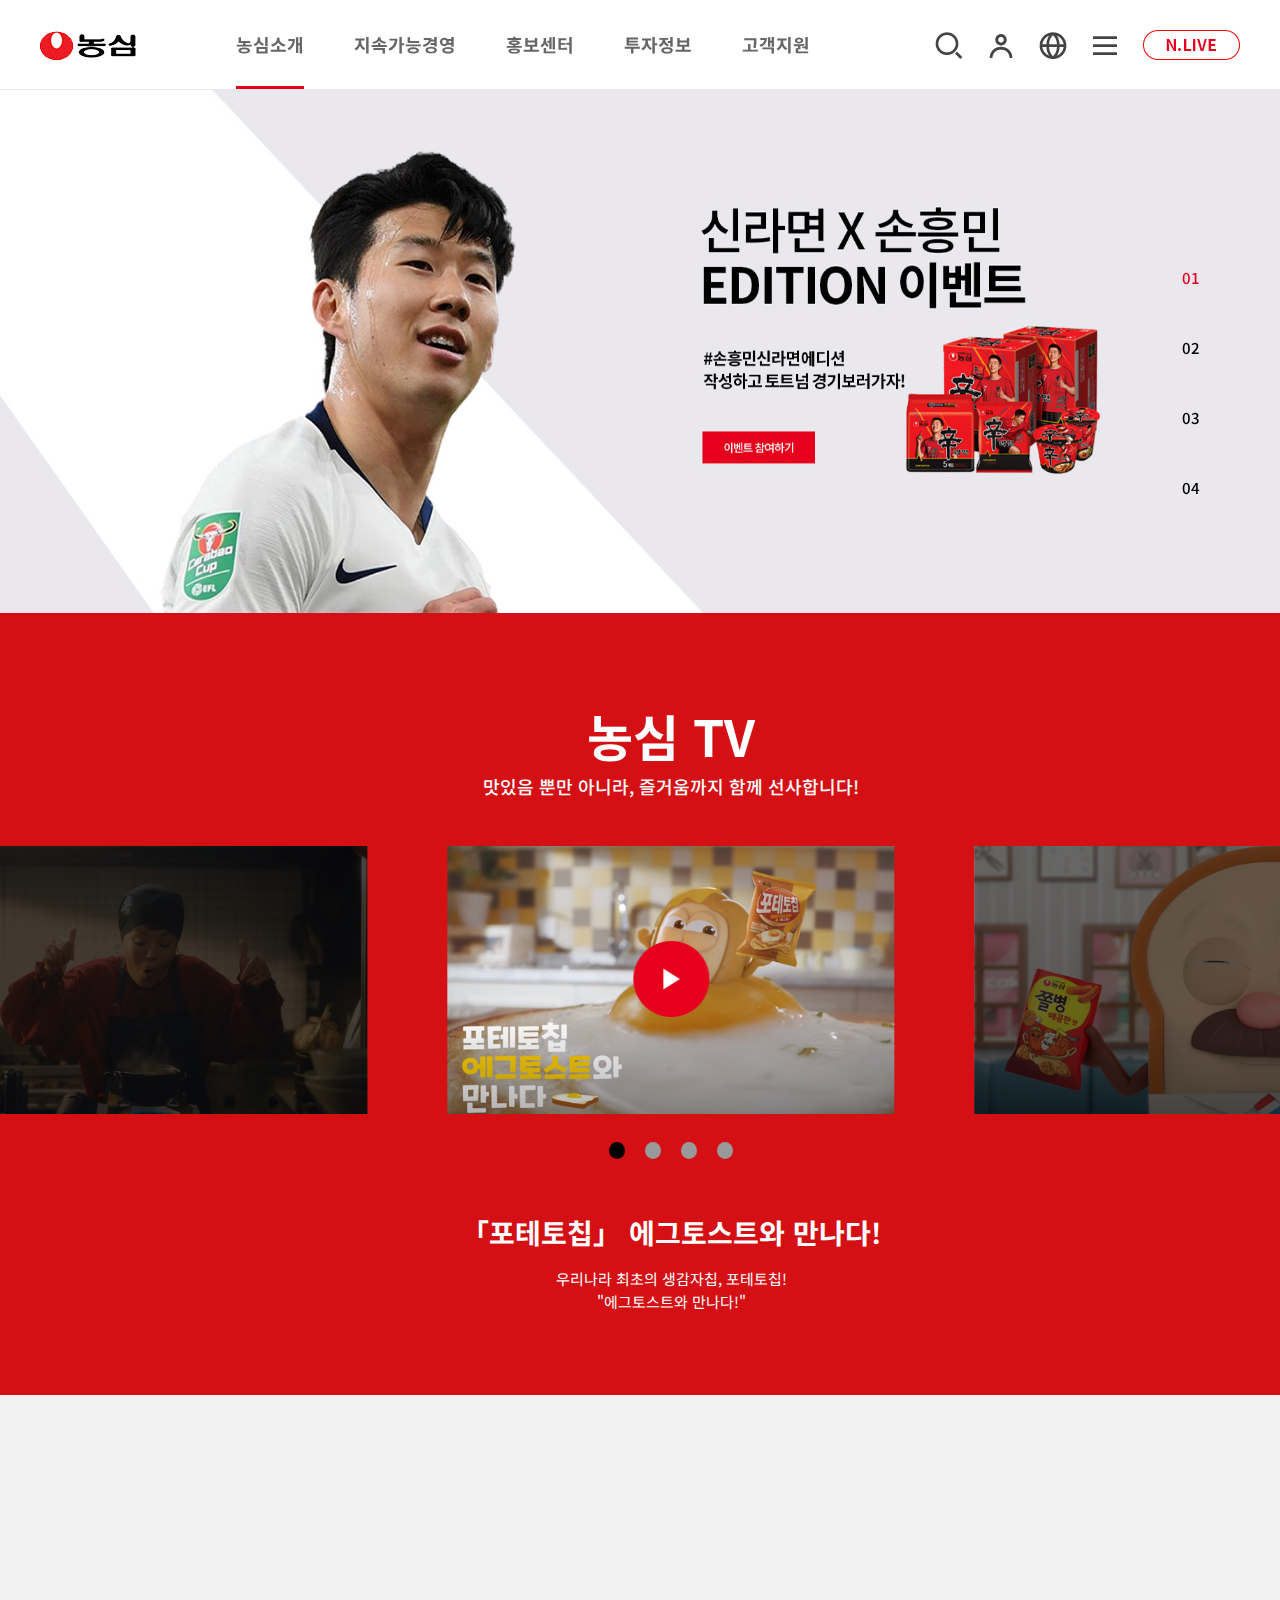
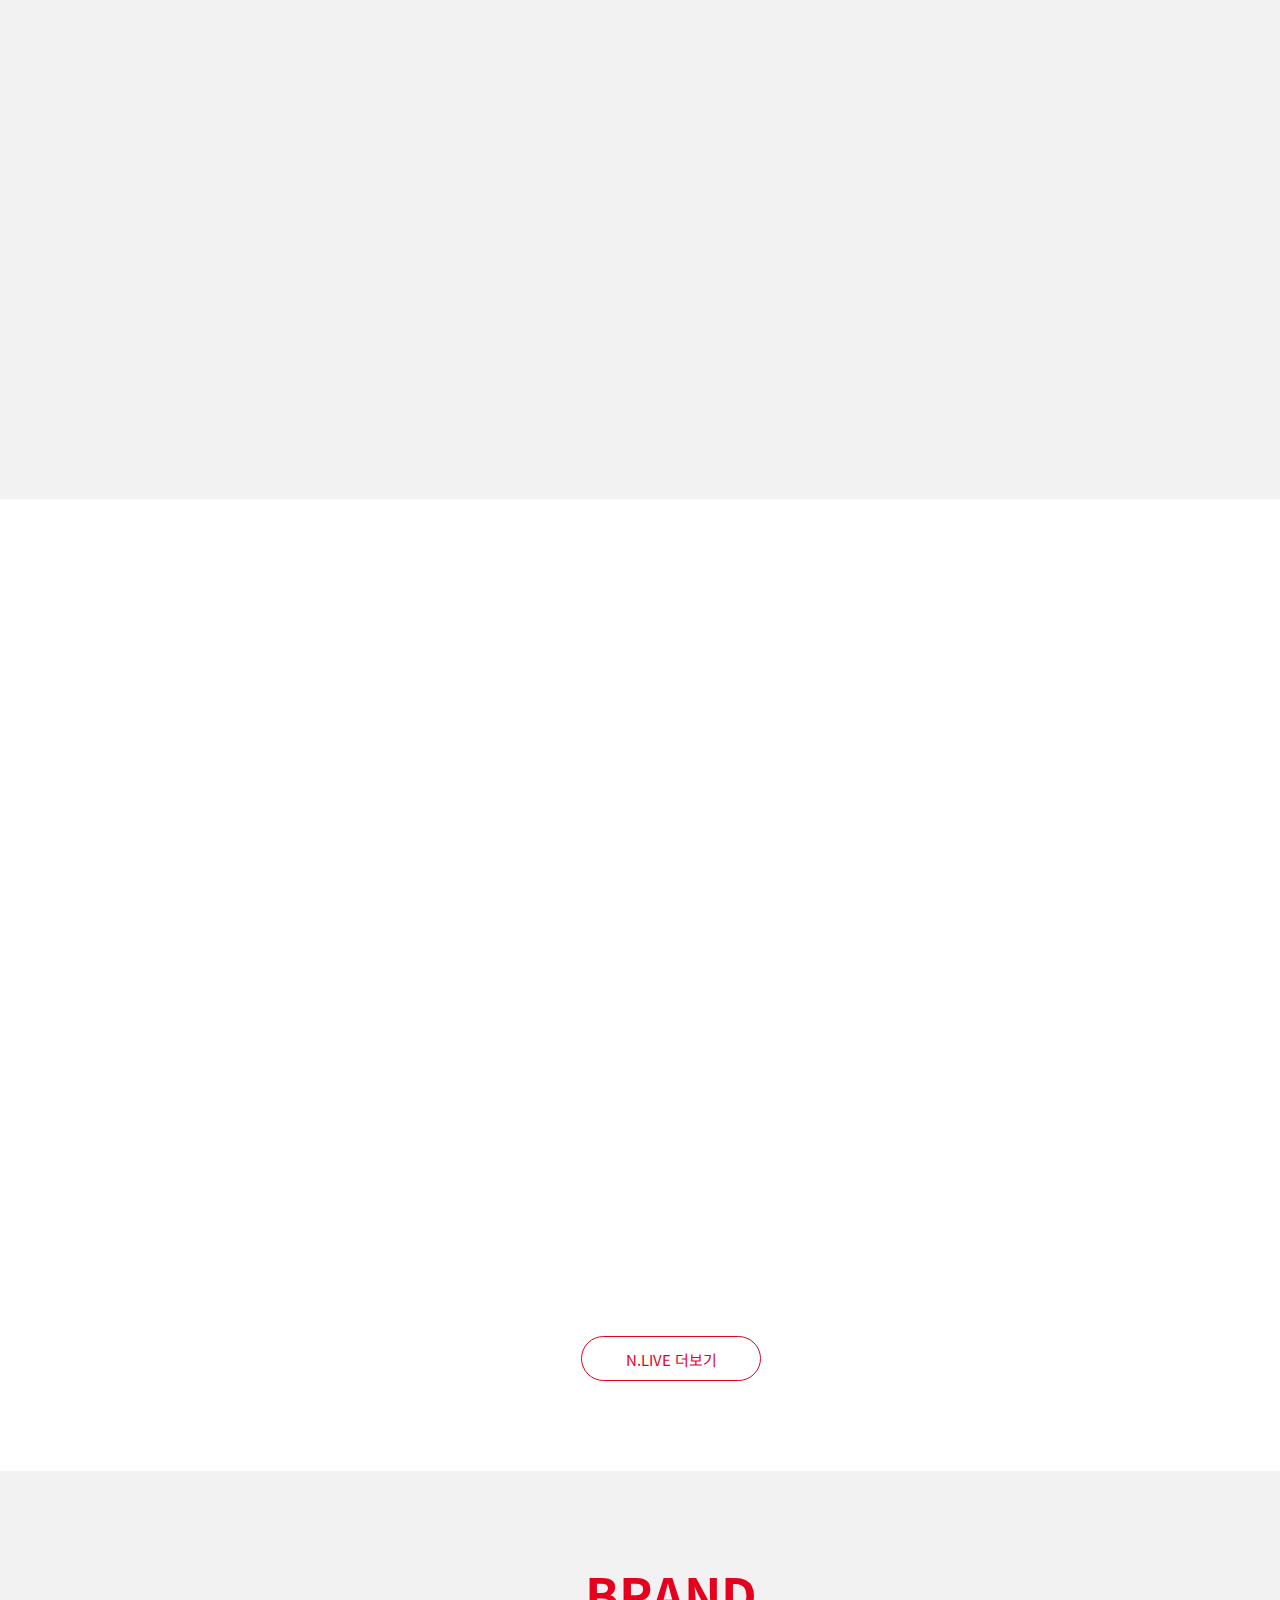
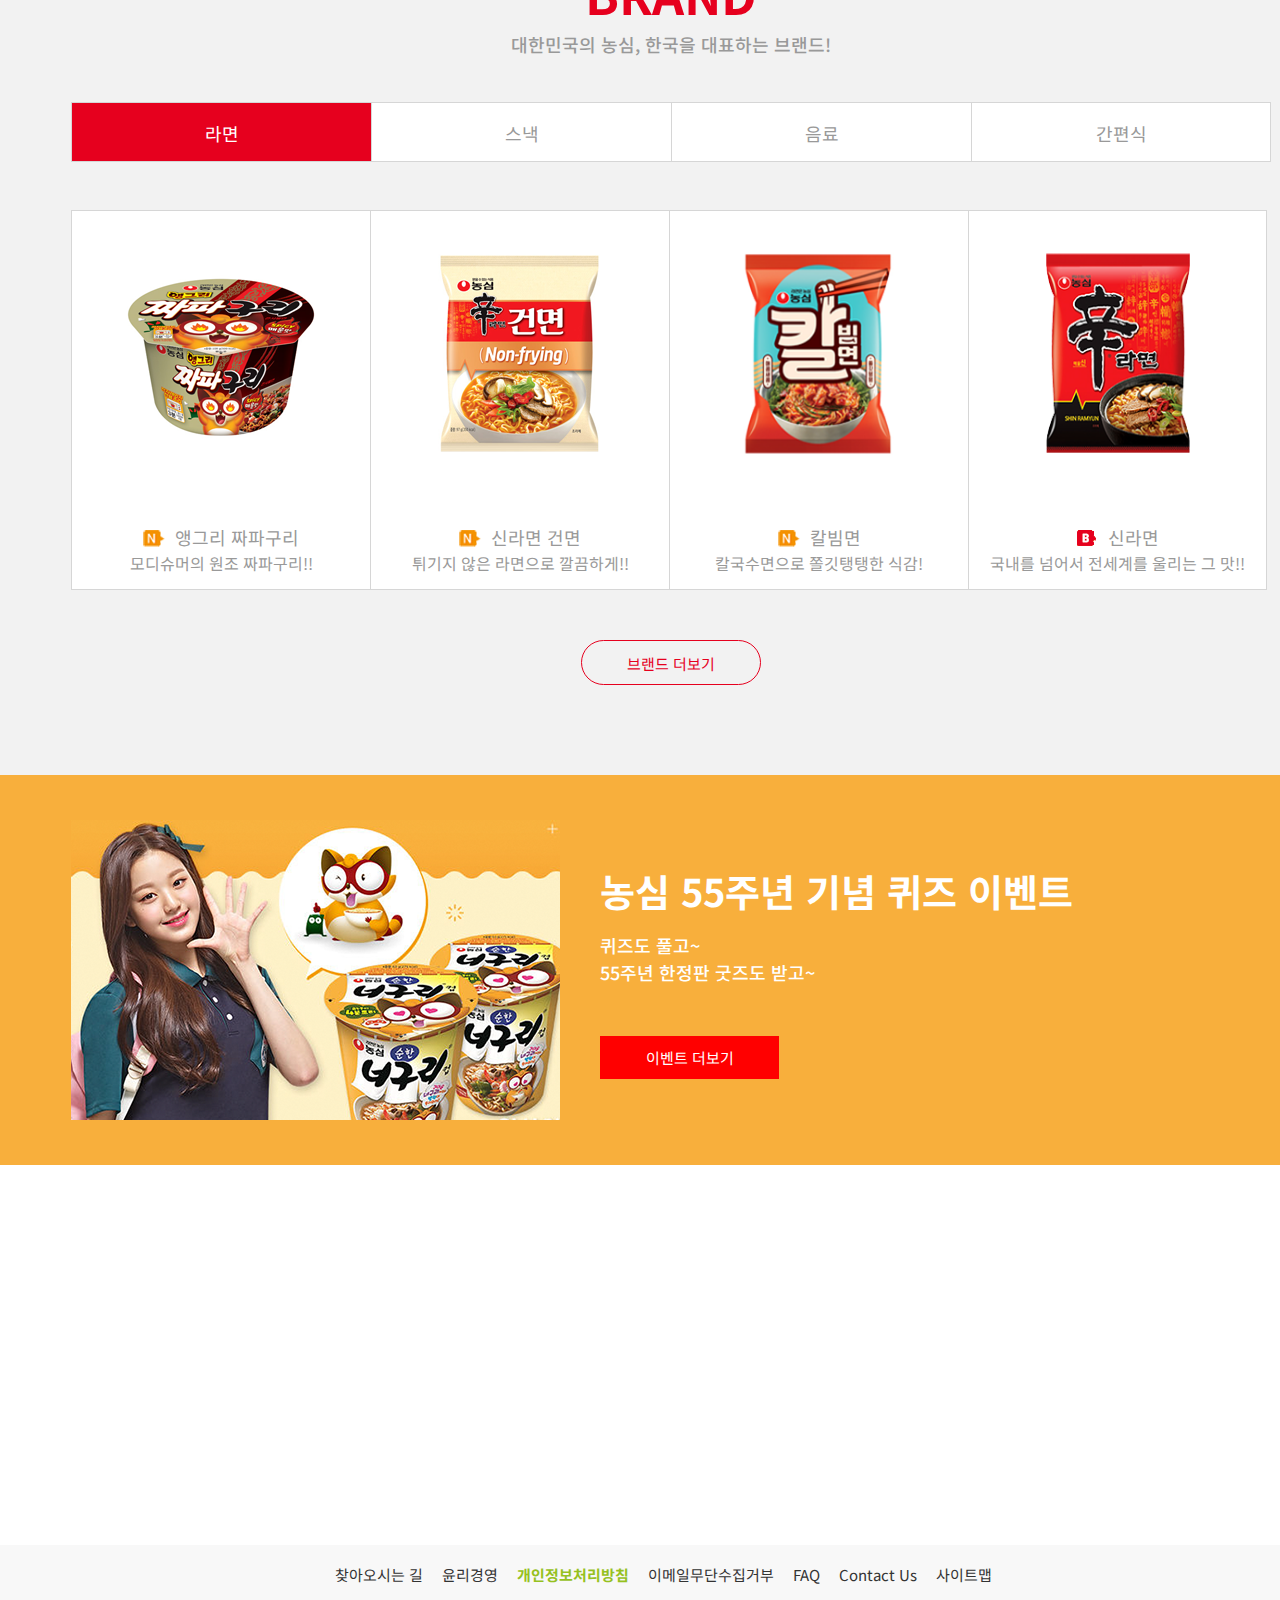
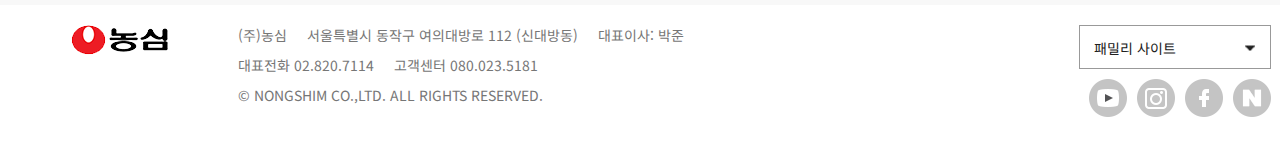
<file: index.html>
<!DOCTYPE html>
<html lang="ko">
<head>
    <meta charset="UTF-8">
    <meta name="viewport" content="width=1342">
    <meta property="og:type" content="website">
    <meta property="og:title" content="농심 Nongshim">
    <meta property="og:description" content="행복한 가치, 인생을 맛있게 농심!">
    <meta property="og:image" content="http://knom1224.dothome.co.kr/nongshim/og_img/main_og.jpg">
    <meta property="og:url" content="http://knom1224.dothome.co.kr/nongshim/">
    <link rel="shortcut icon" href="favicon.ico?v=1">
    <title>농심 홈페이지</title>
    <link href="https://fonts.googleapis.com/css2?family=Noto+Sans+KR:wght@400;500;700&display=swap" rel="stylesheet">
    <link rel="stylesheet" href="css/swiper.min.css">
    <link rel="stylesheet" href="css/common.css">
    <script src="https://ajax.googleapis.com/ajax/libs/jquery/3.5.1/jquery.min.js"></script>
    <script src="js/swiper.min.js"></script>
    <script src="js/ui_common.js"></script>
</head>
<body>
    <div id="wrap">
        <div id="skipNavi">
            <a href="#container">본문바로가기</a>
        </div>
        <header id="header">
            <!-- 검색영역 시작-->
            <div class="search_zone">
                <div class="inner">
                    <div class="search_wrap">
                        <input type="text" placeholder="검색어를 입력해주세요">
                        <button class="search_close_btn">검색창 닫기</button>
                    </div>
                </div>
            </div>
            <!-- 검색영역 끝-->
            <div class="inner">
                <h1 class="logo"><a href="index.html"><img src="images/logo.png" alt="농심"></a></h1>
                <!-- gnb 영역 시작 -->
                <ul class="gnb">
                    <li class="active">
                        <a href="history.html">농심소개</a>
                        <ul class="depth2">
                            <li><a href="#">OVERVIEW</a></li>
                            <li><a href="#">경영이념</a></li>
                            <li><a href="history.html">연혁</a></li>
                            <li><a href="#">세계속의 농심</a></li>
                            <li><a href="#">CI소개</a></li>
                            <li><a href="#">농심그룹</a></li>
                        </ul>
                    </li>
                    <li>
                        <a href="#">지속가능경영</a>
                        <ul class="depth2">
                            <li><a href="#">OVERVIEW</a></li>
                            <li><a href="#">사회공헌</a></li>
                            <li><a href="#">환경ㆍ안전</a></li>
                            <li><a href="#">동반성장</a></li>
                            <li><a href="#">준법경영</a></li>
                            <li><a href="#">소비자중심경영</a></li>
                        </ul>
                    </li>
                    <li>
                        <a href="#">홍보센터</a>
                        <ul class="depth2">
                            <li><a href="#">OVERVIEW</a></li>
                            <li><a href="#">농시미 이벤트</a></li>
                            <li><a href="#">농심 소식</a></li>
                            <li><a href="#">사보 (N:ZIN)</a></li>
                            <li><a href="#">농심 TV</a></li>
                            <li><a href="#">N.서포터즈</a></li>
                            <li><a href="#">라면피디아</a></li>
                        </ul>
                    </li>
                    <li>
                        <a href="#">투자정보</a>
                        <ul class="depth2">
                            <li><a href="#">OVERVIEW</a></li>
                            <li><a href="#">주식에 관한 사항</a></li>
                            <li><a href="#">주가정보</a></li>
                            <li><a href="#">동반성장</a></li>
                            <li><a href="#">준법경영</a></li>
                        </ul>
                    </li>
                    <li>
                        <a href="servicecenter.html">고객지원</a>
                        <ul class="depth2">
                            <li><a href="servicecenter.html">OVERVIEW</a></li>
                            <li><a href="#">상담접수</a></li>
                            <li><a href="#">자주 묻는 질문</a></li>
                            <li><a href="#">공장견학</a></li>
                            <li><a href="#">오시는길</a></li>
                        </ul>
                    </li>
                </ul>
                <ul class="util">
                    <li class="search_btn"><a href="#search_zone">검색</a></li>
                    <li class="user_btn"><a href="login.html">회원정보</a></li>
                    <li class="lang_btn">
                        <a href="#" onclick="return false">랭귀지</a>
                        <ul class="lang">
                            <li class="active"><a href="#">KR</a></li>
                            <li><a href="#" onclick="return false">EN</a></li>
                            <li><a href="#" onclick="return false">CN</a></li>
                            <li><a href="#" onclick="return false">JP</a></li>
                        </ul>
                    </li>
                    <li class="menu_btn"><a href="#">전체메뉴 열기</a></li>
                    <li class="nlive_btn"><a href="#">엔라이브</a></li>
                </ul>
                <div class="sitemap_wrap">
                    <div class="sitemap_wrap_bg">랜덤배경 영역</div>
                    <button type="button" class="close_btn">닫기 버튼</button>
                    <div class="sitemap_inner">
                        <ul class="sitemap">
                            <li>
                                <a href="#">농심소개</a>
                                <ul class="depth2">
                                    <li><a href="#">OVERVIEW</a></li>
                                    <li><a href="#">경영이념</a></li>
                                    <li><a href="history.html">연혁</a></li>
                                    <li><a href="#">세계속의 농심</a></li>
                                    <li><a href="#">CI소개</a></li>
                                    <li><a href="#">농심그룹</a></li>
                                </ul>
                            </li>
                            <li>
                                <a href="#">지속가능경영</a>
                                <ul class="depth2">
                                    <li><a href="#">OVERVIEW</a></li>
                                    <li><a href="#">사회공헌</a></li>
                                    <li><a href="#">환경ㆍ안전</a></li>
                                    <li><a href="#">동반성장</a></li>
                                    <li><a href="#">준법경영</a></li>
                                    <li><a href="#">소비자중심경영</a></li>
                                </ul>
                            </li>
                            <li>
                                <a href="#">홍보센터</a>
                                <ul class="depth2">
                                    <li><a href="#">OVERVIEW</a></li>
                                    <li><a href="#">농시미 이벤트</a></li>
                                    <li><a href="#">농심 소식</a></li>
                                    <li><a href="#">사보 (N:ZIN)</a></li>
                                    <li><a href="#">농심 TV</a></li>
                                    <li><a href="#">N.서포터즈</a></li>
                                    <li><a href="#">라면피디아</a></li>
                                </ul>
                            </li>
                            <li>
                                <a href="#">투자정보</a>
                                <ul class="depth2">
                                    <li><a href="#">OVERVIEW</a></li>
                                    <li><a href="#">주식에 관한 사항</a></li>
                                    <li><a href="#">주가정보</a></li>
                                    <li><a href="#">동반성장</a></li>
                                    <li><a href="#">준법경영</a></li>
                                </ul>
                            </li>
                            <li>
                                <a href="servicecenter.html">고객지원</a>
                                <ul class="depth2">
                                    <li><a href="servicecenter.html">OVERVIEW</a></li>
                                    <li><a href="#">상담접수</a></li>
                                    <li><a href="#">자주 묻는 질문</a></li>
                                    <li><a href="#">공장견학</a></li>
                                    <li><a href="#">오시는길</a></li>
                                </ul>
                            </li>
                            <li>
                                <a href="#">누들푸들</a>
                                <ul class="depth2">
                                    <li><a href="#">레시피</a></li>
                                    <li><a href="#">누들푸들 프렌즈</a></li>
                                    <li><a href="#">푸드 매거진</a></li>
                                    <li><a href="#">리뷰 플레이스</a></li>
                                    <li><a href="#">기타</a></li>
                                </ul>
                            </li>
                            <li>
                                <a href="#">N.LIVE</a>
                                <ul class="depth2">
                                    <li><a href="#">N.LIVE</a></li>
                                    <li><a href="#">FACEBOOK</a></li>
                                    <li><a href="#">INSTAGRAM</a></li>
                                    <li><a href="#">YOUTUBE</a></li>
                                    <li><a href="#">BLOG</a></li>
                                </ul>
                            </li>
                            <li>
                                <a href="#">농심채용</a>
                                <ul class="depth2">
                                    <li><a href="#">농심그룹</a></li>
                                    <li><a href="#">Meet농심</a></li>
                                    <li><a href="#">채용안내</a></li>
                                    <li><a href="#">지원현황</a></li>
                                </ul>
                            </li>
                            <li>
                                <a href="#">기타</a>
                                <ul class="depth2">
                                    <li><a href="#">개인정보 처리방침</a></li>
                                    <li><a href="#">이용약관</a></li>
                                    <li><a href="#">특약점 포탈</a></li>
                                    <li><a href="#">전자결제</a></li>
                                    <li><a href="#">증명서 조회</a></li>
                                </ul>
                            </li>
                        </ul>
                    </div>
                </div>
            </div>
        </header>
        <div id="container">
            <h2 class="blind">메인 슬라이더 영역</h2>
            <div class="swiper-container main_banner_container">
                <div class="swiper-wrapper">
                    <div class="swiper-slide">
                        <a href="#">
                            <img src="images/main_banner.jpg" alt="손흥민 배너">
                        </a>
                    </div>
                    <div class="swiper-slide">
                        <a href="#">
                            <img src="images/main_visual_02.jpg" alt="정혁 배너">
                        </a>
                    </div>
                    <div class="swiper-slide">
                        <a href="#">
                            <img src="images/main_banner3.jpg" alt="효정 배너">
                        </a>
                    </div>
                    <div class="swiper-slide">
                        <a href="#">
                            <img src="images/main_banner4.jpg" alt="유아 배너">
                        </a>
                    </div>
                </div>
                <!-- 페이지네이션 추가! -->
                <div class="pagination_wrap main_pagination_wrap">
                    <div class="swiper-pagination main_banner_pagination"></div>
                </div>
            </div>
              <!-- ---------농심TV영역시작------------ -->
            <section class="nong_tv">
            <h2 class="main_tit">농심 TV</h2>
            <p class="main_txt">맛있음 뿐만 아니라, 즐거움까지 함께 선사합니다!</p>
            <div class="swiper-container nong_tv_slider">
                <div class="swiper-wrapper">
                    <div class="swiper-slide">
                        <img src="images/nongshim_1.jpg" alt="">
                        <a href="#" class="play_btn one_btn">플레이버튼</a>
                    </div>
                    <div class="swiper-slide">
                        <img src="images/nongshim_2.jpg" alt="">
                        <a href="#" class="play_btn two_btn">플레이버튼</a>
                    </div>
                    <div class="swiper-slide">
                        <img src="images/nongshim_3.jpg" alt="">
                        <a href="#" class="play_btn three_btn">플레이버튼</a>
                    </div>
                    <div class="swiper-slide">
                        <img src="images/nongshim_4.jpg" alt="">
                        <a href="#" class="play_btn four_btn">플레이버튼</a>
                    </div>
                </div>
                <!-- 페이지네이션 추가! -->
                <div class="pagination_wrap nong_tv_pagination_wrap">
                    <div class="swiper-pagination nong_tv_pagination"></div>
                </div>
                <!-- 유튜브 영상 제목 / 내용 -->
                <div class="video_grp">
                    <div class="text_wrap" data-text-index="0">
                        <h3 class="video_tit">「포테토칩」 에그토스트와 만나다!
                        </h3>
                        <p>우리나라 최초의 생감자칩, 포테토칩!<br>
                            "에그토스트와 만나다!"</p>
                    </div>
                    <div class="text_wrap" data-text-index="1">
                        <h3 class="video_tit">쫄병스낵 X 브래드 이발소
                        </h3>
                        <p>어두운 벙커 안 비장하게 모인 쫄병들, 그들이 향하는 곳은?!<br>
                            재미있는 콜라보 영상으로 확인하세요~</p>
                    </div>
                    <div class="text_wrap" data-text-index="2">
                        <h3 class="video_tit">라면은 역시 신라면이지! (손흥민)
                        </h3>
                        <p>손흥민 : 라면은 역시 신라면이지!<br>
                            사나이 울리는 농심 신라면!</p>
                    </div>
                    <div class="text_wrap" data-text-index="3">
                        <h3 class="video_tit">진짜 두부가 들어있는 '신라면블랙사발 두부김치'
                        </h3>
                        <p>두부김치찌개 드시게?<br>
                            얼큰한 두부김치 끓여서 두부 넣고 라면까지 넣어주면 딜리셔스~
                        </p>
                    </div>
                </div>
                <!-- 유튜브 비디오 영역 -->
                <div class="popup_video_wrap">
                    <div class="inner one">
                        <iframe class="video1" width="1169" height="675" src="https://www.youtube.com/embed/iCS3HSrIZGA" frameborder="0" allow="accelerometer; autoplay; clipboard-write; encrypted-media; gyroscope; picture-in-picture" allowfullscreen></iframe>
                        <button type="button" class="video_close">닫기</button>
                    </div>
                    <div class="inner two">
                        <iframe class="video2" width="1169" height="675" src="https://www.youtube.com/embed/7G15-AcQYpM" frameborder="0" allow="accelerometer; autoplay; clipboard-write; encrypted-media; gyroscope; picture-in-picture" allowfullscreen></iframe>
                        <button type="button" class="video_close">닫기</button>
                    </div>
                    <div class="inner three">
                        <iframe class="video3" width="1169" height="675" src="https://www.youtube.com/embed/5Qz0IYG8kvA" frameborder="0" allow="accelerometer; autoplay; clipboard-write; encrypted-media; gyroscope; picture-in-picture" allowfullscreen></iframe>
                        <button type="button" class="video_close">닫기</button>
                    </div>
                    <div class="inner four">
                        <iframe class="video4" width="1169" height="675" src="https://www.youtube.com/embed/flntDMsmFX0" frameborder="0" allow="accelerometer; autoplay; clipboard-write; encrypted-media; gyroscope; picture-in-picture" allowfullscreen></iframe>
                        <button type="button" class="video_close">닫기</button>
                    </div>
                </div>
                <div class="video_dim">비디오 레이어 환경</div>
            </section>
            <!-- ---------농심TV영역 끝------------ -->
            <!-- ---------홍보센터 시작------------ -->
            <section class="prcenter">
                <div class="inner">
                    <div class="text_wrap">
                        <h2 class="main_tit">홍보센터</h2>
                        <p class="main_txt">모두의 일상에 즐거움을 선사합니다</p>
                    </div>
                    <ul class="prcenter_list">
                        <li>
                            <a href="#"><img src="images/prcenter_1.png" alt="농심소개">
                                <div class="text_wrap">
                                    <h3 class="pr_tit">농심소개</h3>
                                    <p class="pr_txt">
                                        농심이 성장할 수 있었던 원동력, <br>
                                        농심의 핵심 가치와 경영 철학을 바탕으로 <br>
                                        참된 기업을 만들어 나가겠습니다.
                                    </p>
                                    <p class="detail_txt">자세히 보기</p>
                                </div>
                            </a>
                        </li>
                        <li>
                            <a href="#"><img src="images/prcenter_2.png" alt="N. 서포터즈">
                                <div class="text_wrap">
                                    <h3 class="pr_tit">N. 서포터즈</h3>
                                    <p class="pr_txt">
                                    농심 펀스터즈는 이름 그대로 재미있는<br>
                                    서포터즈이며, 틀에 박힌 딱딱한 활동보다는<br>
                                    재미있고 유쾌한 활동을 추구합니다.                            </p>
                                    <p class="detail_txt">자세히 보기</p>
                                </div>
                            </a>
                        </li>
                        <li>
                            <a href="#"><img src="images/prcenter_3.png" alt="라면피디아">
                                <div class="text_wrap">
                                    <h3 class="pr_tit">라면피디아</h3>
                                    <p class="pr_txt">
                                    그동안 몰랐었던 꼬불꼬불<br>
                                    맛있는 라면의 모든것!<br>
                                    라면의 역사, A부터 Z까지!
                                    </p>
                                    <p class="detail_txt">자세히 보기</p>
                                </div>
                            </a>
                        </li>
                        <li>
                            <a href="#"><img src="images/prcenter_4.png" alt="농심소식">
                                <div class="text_wrap">
                                    <h3 class="pr_tit">농심소식</h3>
                                    <p class="pr_txt">
                                        행복하고 희망찬 내일을 위한<br>
                                        새롭고 활기찬 (주)농심의 소식을<br>
                                        가장 먼저 전해드립니다.
                                    </p>
                                    <p class="detail_txt">자세히 보기</p>
                                </div>
                            </a>
                        </li>
                    </ul>
                </div>
            </section>
            <!-- ---------홍보센터 끝------------ -->
            <!-- ---------N.LIVE 영역 시작------- -->
            <section class="nlive_center">
                <div class="inner">
                    <div class="text_wrap">
                        <h2 class="main_tit">N.LIVE</h2>
                        <p class="main_txt">농심의 새로운 재미를 보고 싶다면?</p>
                    </div>
                    <div class="sns_list_wrap clearfix">
                        <ul class="sns_list">
                            <li>
                                <a href="" target="_blank" title="새창 열림">
                                <div class="img_wrap">
                                    <img src="images/sns_img1.png" alt="새우깡 이벤트">
                                </div>
                                <div class="txt_wrap">
                                    <p>고구마깡, 양파깡, 감자깡<br>
                                        그리고 새우깡까지 1일 4깡?
                                    </p>
                                </div>
                                </a>
                            </li>
                            <li>
                                <a href="" target="_blank" title="새창 열림">
                                <div class="img_wrap">
                                    <img src="images/sns_img2.png" alt="손흥민 신라면 이벤트">
                                </div>
                                <div class="txt_wrap">
                                    <p>신라면 손흥민 에디션<br>
                                        인싸 먹거리로 등극!!
                                    </p>
                                </div>
                                </a>
                            </li>
                            <li>
                                <a href="" target="_blank" title="새창 열림">
                                <div class="img_wrap">
                                    <img src="images/sns_img3.png" alt="웰치스 크러쉬">
                                </div>
                                <div class="txt_wrap">
                                    <p>웰치스 베스트 포도음료<br>
                                        시원하게 즐길 수 있는 방법 공개!
                                    </p>
                                </div>
                                </a>
                            </li>
                            <li>
                                <a href="" target="_blank" title="새창 열림">
                                <div class="img_wrap">
                                    <img src="images/sns_img4.png" alt="분위기 있게">
                                </div>
                                <div class="txt_wrap">
                                    <p>언제 어디서 먹어도<br>
                                        사진이 너무 잘나오는 거 어떻게?
                                    </p>
                                </div>
                                </a>
                            </li>
                            <li>
                                <a href="" target="_blank" title="새창 열림">
                                <div class="img_wrap">
                                    <img src="images/sns_img5.png" alt="얼큰돼지국밥">
                                </div>
                                <div class="txt_wrap">
                                    <p>바야흐로 혼밥시대!<br>
                                        돼지국밥을 집에서도 즐기자!
                                    </p>
                                </div>
                                </a>
                            </li>
                            <li>
                                <a href="" target="_blank" title="새창 열림">
                                <div class="img_wrap">
                                    <img src="images/sns_img6.png" alt="라면하면 생각나는 노래">
                                </div>
                                <div class="txt_wrap">
                                    <p>여러분은 라면? 하면<br>
                                        생각나는 노래가 있을까요?
                                    </p>
                                </div>
                                </a>
                            </li>
                            <li>
                                <a href="" target="_blank" title="새창 열림">
                                <div class="img_wrap">
                                    <img src="images/sns_img7.png" alt="오다 주웠닭">
                                </div>
                                <div class="txt_wrap">
                                    <p>집에 가는 길에 있길래 준닭!<br>
                                        믿지 못하겠지만 오다 주웠닭!
                                    </p>
                                </div>
                                </a>
                            </li>
                            <li>
                                <a href="" target="_blank" title="새창 열림">
                                <div class="img_wrap">
                                    <img src="images/sns_img8.png" alt="헌혈어벤저스">
                                </div>
                                <div class="txt_wrap">
                                    <p>코로나로 힘든 시기에도<br>
                                        헌혈하는 그대들이 진짜 영웅!!
                                    </p>
                                </div>
                                </a>
                            </li>
                        </ul>
                    </div>
                    <div class="more_btn_wrap">
                        <a href="#" class="more_btn">N.LIVE 더보기</a>
                    </div>
                </div>
            </section>
            <!-- ---------N.LIVE 영역 끝------- -->
            <!-- ---------브랜드 영역 시작------- -->
            <section class="brand_center">
                <div class="inner">
                    <h2 class="main_tit">BRAND</h2>
                    <p class="main_txt">대한민국의 농심, 한국을 대표하는 브랜드!</p>
                    <ul class="brand_list_top">
                        <li class="ramen_btn active"><a href="#">라면</a></li>
                        <li class="snack_btn"><a href="#">스낵</a></li>
                        <li class="drink_btn"><a href="#">음료</a></li>
                        <li class="instunt_btn"><a href="#">간편식</a></li>
                    </ul>
                    <!-- -----------브랜드 라면 리스트 -->
                    <ul class="brand_list_bottom ramen_list">
                        <li class="new">
                            <a href="#">
                                <div class="img_wrap">
                                    <img src="images/brand_list01.png" alt="앵그리 짜파구리">
                                </div>
                                <div class="txt_wrap">
                                    <h3>앵그리 짜파구리</h3>
                                    <p>모디슈머의 원조 짜파구리!!</p>
                                </div>
                                <span class="line line_top"></span>
                                <span class="line line_right"></span>
                                <span class="line line_bottom"></span>
                                <span class="line line_left"></span>
                            </a>
                        </li>
                        <li class="new">
                            <a href="#">
                                <div class="img_wrap">
                                    <img src="images/brand_list02.png" alt="앵그리 짜파구리">
                                </div>
                                <div class="txt_wrap">
                                    <h3>신라면 건면</h3>
                                    <p>튀기지 않은 라면으로 깔끔하게!!</p>
                                </div>
                                <span class="line line_top"></span>
                                <span class="line line_right"></span>
                                <span class="line line_bottom"></span>
                                <span class="line line_left"></span>
                            </a>
                        </li>
                        <li class="new">
                            <a href="#">
                                <div class="img_wrap">
                                    <img src="images/brand_list03.png" alt="앵그리 짜파구리">
                                </div>
                                <div class="txt_wrap">
                                    <h3>칼빔면</h3>
                                    <p>칼국수면으로 쫄깃탱탱한 식감!</p>
                                </div>
                                <span class="line line_top"></span>
                                <span class="line line_right"></span>
                                <span class="line line_bottom"></span>
                                <span class="line line_left"></span>
                            </a>
                        </li>
                        <li class="best">
                            <a href="#">
                                <div class="img_wrap">
                                    <img src="images/brand_list04.png" alt="앵그리 짜파구리">
                                </div>
                                <div class="txt_wrap">
                                    <h3>신라면</h3>
                                    <p>국내를 넘어서 전세계를 울리는 그 맛!!</p>
                                </div>
                                <span class="line line_top"></span>
                                <span class="line line_right"></span>
                                <span class="line line_bottom"></span>
                                <span class="line line_left"></span>
                            </a>
                        </li>
                    </ul>                   
                    <!-- -----------브랜드 스낵 리스트 -->
                    <ul class="brand_list_bottom snack_list brand_list_disable">
                        <li class="new">
                            <a href="#">
                                <div class="img_wrap">
                                    <img src="images/snack_1.png" alt="앵그리 짜파구리">
                                </div>
                                <div class="txt_wrap">
                                    <h3>포테토칩 에그토스트맛</h3>
                                    <p>국내 최초의 生감자칩, 새로운 시도!</p>
                                </div>
                                <span class="line line_top"></span>
                                <span class="line line_right"></span>
                                <span class="line line_bottom"></span>
                                <span class="line line_left"></span>
                            </a>
                        </li>
                        <li class="new">
                            <a href="#">
                                <div class="img_wrap">
                                    <img src="images/snack_2.png" alt="앵그리 짜파구리">
                                </div>
                                <div class="txt_wrap">
                                    <h3>포테토칩 김치사발면맛</h3>
                                    <p>세상에 없던 매콤새콤한 감자칩</p>
                                </div>
                                <span class="line line_top"></span>
                                <span class="line line_right"></span>
                                <span class="line line_bottom"></span>
                                <span class="line line_left"></span>
                            </a>
                        </li>
                        <li class="best">
                            <a href="#">
                                <div class="img_wrap">
                                    <img src="images/snack_3.png" alt="앵그리 짜파구리">
                                </div>
                                <div class="txt_wrap">
                                    <h3>새우깡</h3>
                                    <p>생새우로 만든 No.1 국민새우깡</p>
                                </div>
                                <span class="line line_top"></span>
                                <span class="line line_right"></span>
                                <span class="line line_bottom"></span>
                                <span class="line line_left"></span>
                            </a>
                        </li>
                        <li class="best">
                            <a href="#">
                                <div class="img_wrap">
                                    <img src="images/snack_4.png" alt="앵그리 짜파구리">
                                </div>
                                <div class="txt_wrap">
                                    <h3>쫄병 숯불바베큐맛</h3>
                                    <p>어린이들의 친구! '쫄병스낵'</p>
                                </div>
                                <span class="line line_top"></span>
                                <span class="line line_right"></span>
                                <span class="line line_bottom"></span>
                                <span class="line line_left"></span>
                            </a>
                        </li>
                    </ul>
                    <!-- -----------브랜드 음료 리스트 -->
                    <ul class="brand_list_bottom drink_list brand_list_disable">
                        <li class="best">
                            <a href="#">
                                <div class="img_wrap">
                                    <img src="images/drink_1.png" alt="앵그리 짜파구리">
                                </div>
                                <div class="txt_wrap">
                                    <h3>백산수</h3>
                                    <p>하루 1병! 부담없이! 건강한 습관</p>
                                </div>
                                <span class="line line_top"></span>
                                <span class="line line_right"></span>
                                <span class="line line_bottom"></span>
                                <span class="line line_left"></span>
                            </a>
                        </li>
                        <li class="best">
                            <a href="#">
                                <div class="img_wrap">
                                    <img src="images/drink_2.png" alt="앵그리 짜파구리">
                                </div>
                                <div class="txt_wrap">
                                    <h3>파워오투 오렌지레몬</h3>
                                    <p>알프스에서 온 산소 함유 음료, 파워오투!</p>
                                </div>
                                <span class="line line_top"></span>
                                <span class="line line_right"></span>
                                <span class="line line_bottom"></span>
                                <span class="line line_left"></span>
                            </a>
                        </li>
                        <li class="best">
                            <a href="#">
                                <div class="img_wrap">
                                    <img src="images/drink_3.png" alt="앵그리 짜파구리">
                                </div>
                                <div class="txt_wrap">
                                    <h3>카프리썬 사과</h3>
                                    <p>전세계 어린이들이 사랑하는 천연 과일 음료</p>
                                </div>
                                <span class="line line_top"></span>
                                <span class="line line_right"></span>
                                <span class="line line_bottom"></span>
                                <span class="line line_left"></span>
                            </a>
                        </li>
                        <li class="best">
                            <a href="#">
                                <div class="img_wrap">
                                    <img src="images/drink_4.png" alt="앵그리 짜파구리">
                                </div>
                                <div class="txt_wrap">
                                    <h3>이토엔 쟈스민티</h3>
                                    <p>입안에 퍼지는 향긋한 여유</p>
                                </div>
                                <span class="line line_top"></span>
                                <span class="line line_right"></span>
                                <span class="line line_bottom"></span>
                                <span class="line line_left"></span>
                            </a>
                        </li>
                    </ul>
                    <!-- -----------브랜드 간편식 리스트 -->
                    <ul class="brand_list_bottom instunt_list brand_list_disable">
                        <li class="new">
                            <a href="#">
                                <div class="img_wrap">
                                    <img src="images/instunt_1.png" alt="앵그리 짜파구리">
                                </div>
                                <div class="txt_wrap">
                                    <h3>쿡탐 얼갈이차돌된장국</h3>
                                    <p>국내산 얼갈이와 차돌양지로 끓인 된장국</p>
                                </div>
                                <span class="line line_top"></span>
                                <span class="line line_right"></span>
                                <span class="line line_bottom"></span>
                                <span class="line line_left"></span>
                            </a>
                        </li>
                        <li class="new">
                            <a href="#">
                                <div class="img_wrap">
                                    <img src="images/instunt_2.png" alt="앵그리 짜파구리">
                                </div>
                                <div class="txt_wrap">
                                    <h3>쿡탐 부대전골</h3>
                                    <p>큼직한 건더기와 얼큰한 국물, 면사리까지!</p>
                                </div>
                                <span class="line line_top"></span>
                                <span class="line line_right"></span>
                                <span class="line line_bottom"></span>
                                <span class="line line_left"></span>
                            </a>
                        </li>
                        <li class="new">
                            <a href="#">
                                <div class="img_wrap">
                                    <img src="images/instunt_3.png" alt="앵그리 짜파구리">
                                </div>
                                <div class="txt_wrap">
                                    <h3>쿡탐 새우깡 국물라볶이</h3>
                                    <p>국물라볶이의 콜라보의 한계는 없다</p>
                                </div>
                                <span class="line line_top"></span>
                                <span class="line line_right"></span>
                                <span class="line line_bottom"></span>
                                <span class="line line_left"></span>
                            </a>
                        </li>
                        <li class="new">
                            <a href="#">
                                <div class="img_wrap">
                                    <img src="images/instunt_4.png" alt="앵그리 짜파구리">
                                </div>
                                <div class="txt_wrap">
                                    <h3>새우볶음밥</h3>
                                    <p>신선함까지 얼려버린 농심 냉동밥!</p>
                                </div>
                                <span class="line line_top"></span>
                                <span class="line line_right"></span>
                                <span class="line line_bottom"></span>
                                <span class="line line_left"></span>
                            </a>
                        </li>
                    </ul>
                    <div class="more_btn_wrap">
                        <a href="#" class="more_btn">브랜드 더보기</a>
                    </div>
                </div>
            </section>
            <!-- ---------브랜드 영역 끝------- -->
            <!-- ----이벤트 페이지 영역 시작---- -->
            <section class="event_center">
                <div class="inner">
                    <div class="img_wrap">
                        <img src="images/event_1.png" alt="농심 55주년 기념 이벤트">
                    </div>
                    <div class="txt_wrap">
                        <h2>농심  55주년 기념 퀴즈 이벤트</h2>
                        <p>
                            퀴즈도 풀고~<br>
                            55주년 한정판 굿즈도 받고~
                        </p>
                        <a href="#" class="more_btn" onclick="return false">이벤트 더보기</a>
                    </div>
                </div>
            </section>
            <!-- ----이벤트 페이지 영역 끝---- -->
            <!-- ----기타 영역 시작---- -->
            <section class="etc_center clearfix">
                <div class="inner">
                    <div class="txt_wrap">
                        <h2>맛있고 안심 먹거리<br>
                            <span class="ci_color_font">농심</span>이 만들면 다릅니다!</h2>
                        <p>
                            품질에 대한 자부심을 바탕으로 전세계에 농심의 맛<br>
                            그대로 프리미엄 이미지를 뿌리내리고 있습니다.
                        </p>
                    </div>
                    <ul class="etc_list">
                        <li>
                            <a href="servicecenter.html">
                                <div class="list_wrap">
                                    <img src="images/etc_list01.png" alt="고객센터">
                                    <p>고객센터</p>
                                </div>
                            </a>
                        </li>
                        <li>
                            <a href="#" onclick="return false">
                                <div class="list_wrap">
                                    <img src="images/etc_list02.png" alt="공장견학">
                                    <p>공장견학</p>
                                </div>
                            </a>
                        </li>
                        <li>
                            <a href="#" onclick="return false">
                                <div class="list_wrap">
                                    <img src="images/etc_list03.png" alt="주가정보">
                                    <p>주가정보</p>
                                </div>
                            </a>
                        </li>
                    </ul>
                </div>
            </section>   
            <!-- ----기타 영역 끝---- -->         
        </div>
        <footer id="footer">
            <div class="top_footer">
                <div class="inner">
                    <ul class="link">
                        <li><a href="#">찾아오시는 길</a></li>
                        <li><a href="#">윤리경영</a></li>
                        <li class="green"><a href="#">개인정보처리방침</a></li>
                        <li><a href="#">이메일무단수집거부</a></li>
                        <li><a href="#">FAQ</a></li>
                        <li><a href="#">Contact Us</a></li>
                        <li><a href="#">사이트맵</a></li>
                    </ul>
                </div>
            </div>
            <div class="bottom_footer">
               <div class="inner clearfix">
                   <div class="footer_logo">
                       <img src="images/footer_logo.png" alt="footer영역 로고">
                   </div>
                   <ul class="info">
                       <li>(주)농심</li>
                       <li>서울특별시 동작구 여의대방로 112 (신대방동)</li>
                       <li>대표이사: 박준</li>
                       <li>대표전화 02.820.7114</li>
                       <li>고객센터 080.023.5181</li>
                       <li>©  NONGSHIM CO.,LTD. ALL RIGHTS RESERVED.</li>
                   </ul>
                   <div class="family_site">
                       <a href="#" class="fs_btn">패밀리 사이트</a>
                       <ul class="fs_list">
                           <li>그룹사</li>
                           <li><a href="#">농심홀딩스</a></li>
                           <li><a href="#">농심엔지니어링</a></li>
                           <li><a href="#">농심개발</a></li>
                           <li><a href="#">율촌화학</a></li>
                           <li><a href="#">메가마트</a></li>
                           <li><a href="#">태경농산</a></li>
                           <li><a href="#">NDS</a></li>
                           <li><a href="#">농심기획</a></li>
                           <li><a href="#">호텔농심</a></li>
                           <li><a href="#">농심미분</a></li>
                           <li><a href="#">율촌재단</a></li>
                           <li><a href="#">농심미국</a></li>
                           <li><a href="#">농심중국</a></li>
                           <li><a href="#">농심일본</a></li>
                           <li>브랜드</li>
                           <li><a href="#">새우깡</a></li>
                           <li><a href="#">신라면</a></li>
                           <li><a href="#">백산수</a></li>
                           <li><a href="#">코코이찌방야</a></li>
                           <li><a href="#">식문화연구</a></li>
                           <li><a href="#">식문화전문도서관</a></li>
                       </ul>
                   </div>
                   <ul class="sns_list">
                       <li class="youtube"><a href="https://www.youtube.com/user/nongshimPR?sub_confirmation=1" target="_blank">유튜브</a></li>
                       <li class="insta"><a href="https://www.instagram.com/nongshim/?hl=ko" target="_blank">인스타그램</a></li>
                       <li class="facebook"><a href="https://ko-kr.facebook.com/nongshim/" target="_blank">페이스북</a></li>
                       <li class="blog"><a href="https://blog.naver.com/nongshimblog" target="_blank">네이버블로그</a></li>
                   </ul>
               </div> 
            </div>
        </footer>
        <div class="dimm"></div>
        <!-- 포트폴리오 공지 영역 -->
        <div class="notice_popup">
            <div class="notice_wrap">
                <div class="notice">
                    <div class="text_wrap">
                        <h2>NOTICE</h2>
                        <p class="txt1">본 사이트는 상업적 목적이 아닌<br>
                            개인 포트폴리오 용도로 제작 하였습니다.<br>
                            홈페이지의 일부 내용과 이미지 등은<br>
                            출처가 따로 있음을 밝힙니다.</p>
                        <p>본 사이트는 HTML5와 CSS3를 기준으로<br>
                            CHROME, IE 10 버전 이상의 브라우저를<br>
                            기준으로 맞춘 홈페이지입니다.</p>
                        <h2>MOBILE</h2>
                        <div class="qr_wrap">
                            <a href="#">QR영역</a>
                        </div>
                        <label for="todayClose">
                            <input type="checkbox" id="todayClose">
                            <span class="checkbox_icon"></span>
                            <span class="today_txt">오늘 하루 보이지 않기</span>
                        </label>
                        <button type="button" class="close_btn">닫기</button>
                    </div>
                </div>
            </div>
        </div>
    </div>
</body>
</html>
</file>
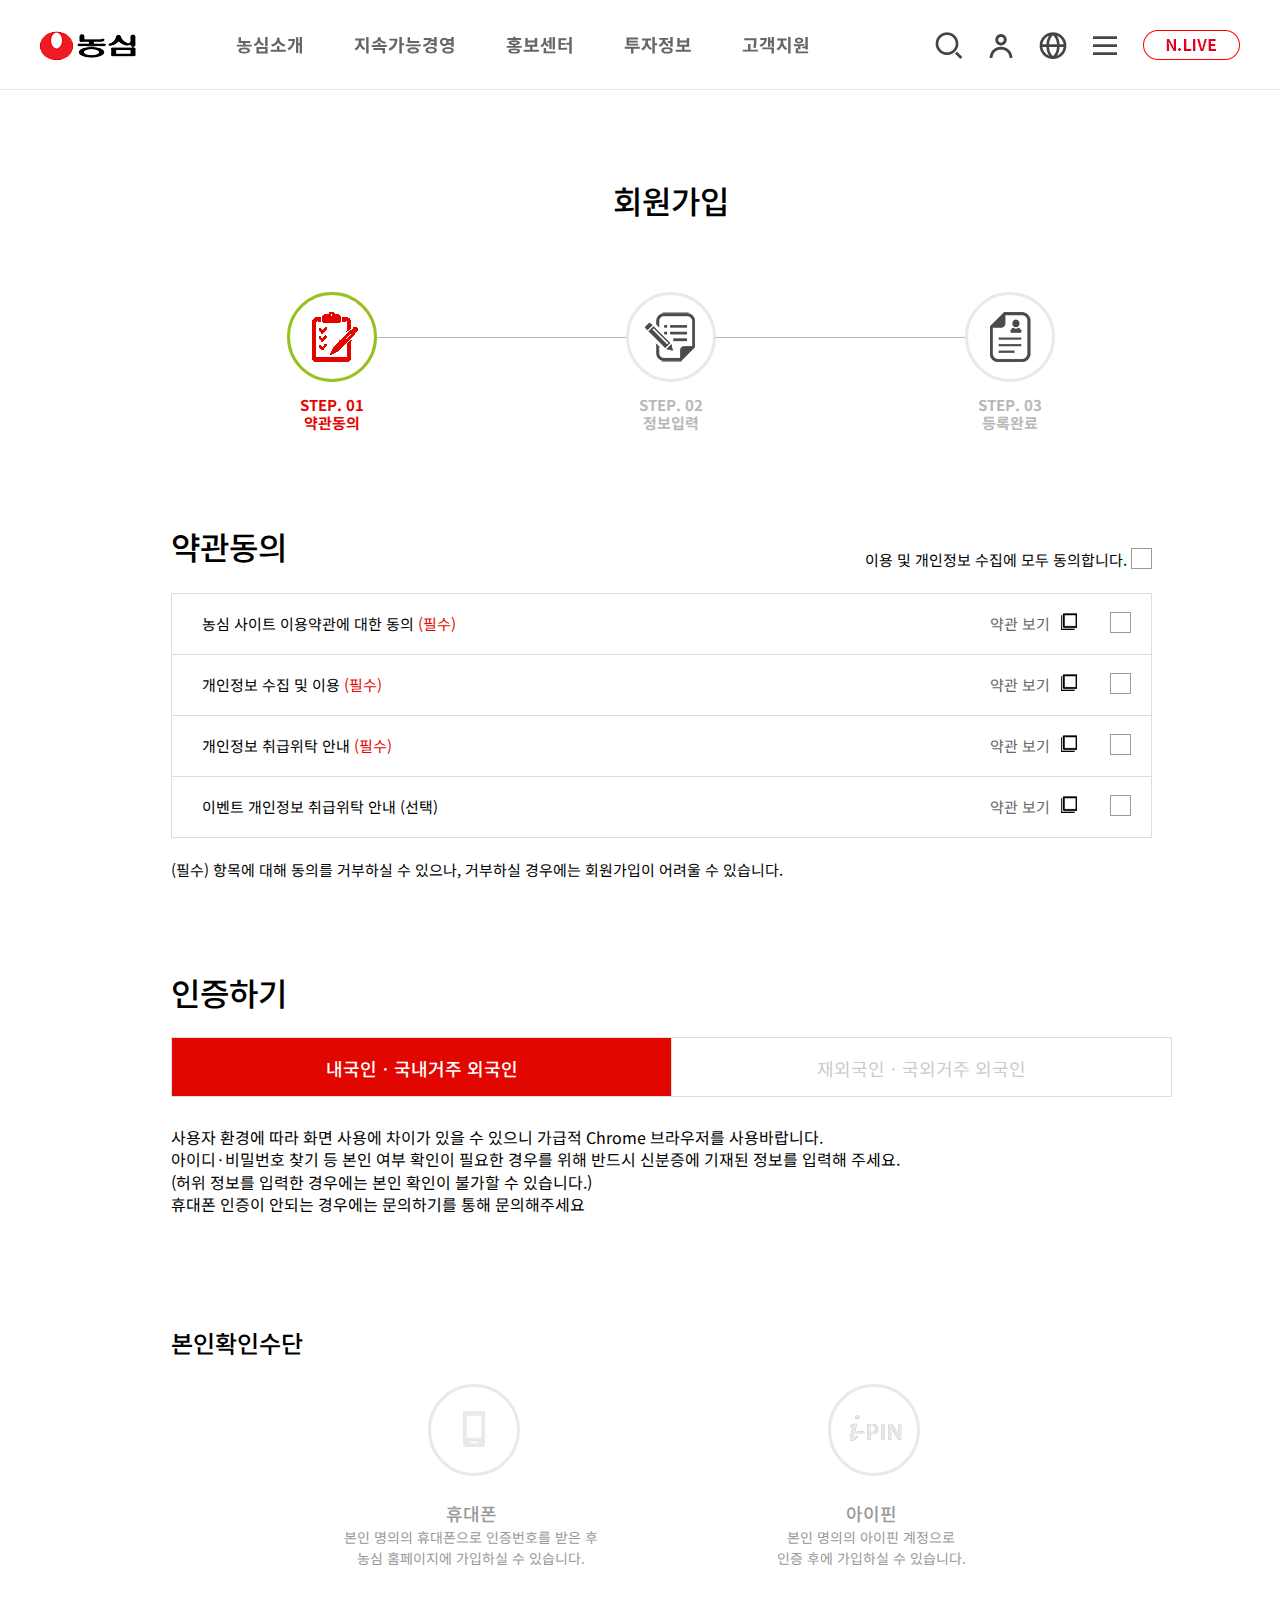
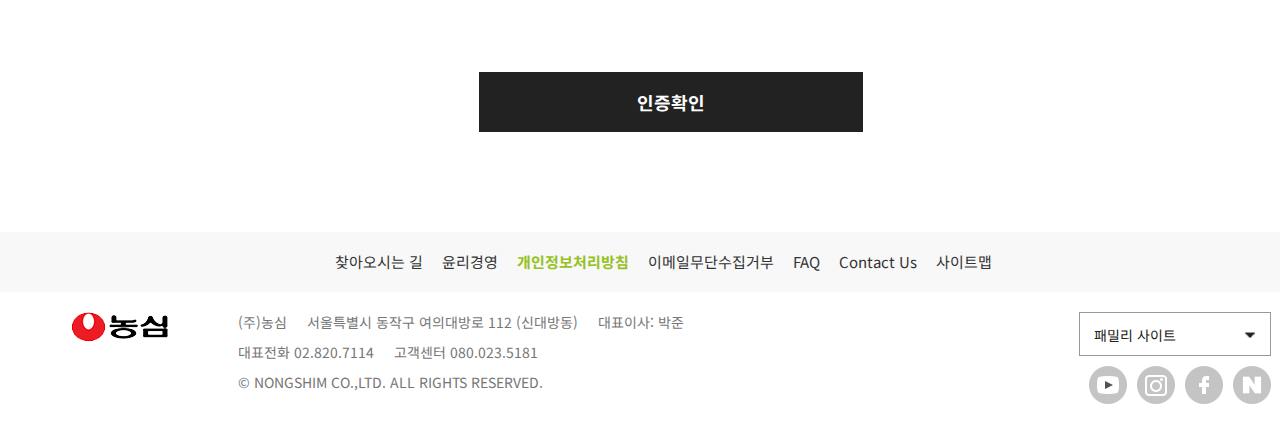
<file: account_join01.html>
<!DOCTYPE html>
<html lang="ko">
<head>
    <meta charset="UTF-8">
    <meta name="viewport" content="width=1342">
    <meta property="og:type" content="website">
    <meta property="og:title" content="농심 Nongshim">
    <meta property="og:description" content="행복한 가치, 인생을 맛있게 농심!">
    <meta property="og:image" content="http://knom1224.dothome.co.kr/nongshim/og_img/main_og.jpg">
    <meta property="og:url" content="http://knom1224.dothome.co.kr/nongshim/">
    <link rel="shortcut icon" href="favicon.ico?v=1">
    <title>농심 홈페이지</title>
    <link href="https://fonts.googleapis.com/css2?family=Noto+Sans+KR:wght@400;500;700&display=swap" rel="stylesheet">
    <link rel="stylesheet" href="css/swiper.min.css">
    <link rel="stylesheet" href="css/common.css">
    <script src="https://ajax.googleapis.com/ajax/libs/jquery/3.5.1/jquery.min.js"></script>
    <script src="js/swiper.min.js"></script>
    <script src="js/ui_common.js"></script>
</head>
<body>
    <div id="wrap">
        <div id="skipNavi">
            <a href="#container">본문바로가기</a>
        </div>
        <header id="header">
            <!-- 검색영역 시작-->
            <div class="search_zone">
                <div class="inner">
                    <div class="search_wrap">
                        <input type="text" placeholder="검색어를 입력해주세요">
                        <button class="search_close_btn">검색창 닫기</button>
                    </div>
                </div>
            </div>
            <!-- 검색영역 끝-->
            <div class="inner">
                <h1 class="logo"><a href="index.html"><img src="images/logo.png" alt="농심"></a></h1>
                <!-- gnb 영역 시작 -->
                <ul class="gnb">
                    <li>
                        <a href="#">농심소개</a>
                        <ul class="depth2">
                            <li><a href="#">OVERVIEW</a></li>
                            <li><a href="#">경영이념</a></li>
                            <li><a href="#">연혁</a></li>
                            <li><a href="#">세계속의 농심</a></li>
                            <li><a href="#">CI소개</a></li>
                            <li><a href="#">농심그룹</a></li>
                        </ul>
                    </li>
                    <li>
                        <a href="#">지속가능경영</a>
                        <ul class="depth2">
                            <li><a href="#">OVERVIEW</a></li>
                            <li><a href="#">사회공헌</a></li>
                            <li><a href="#">환경ㆍ안전</a></li>
                            <li><a href="#">동반성장</a></li>
                            <li><a href="#">준법경영</a></li>
                            <li><a href="#">소비자중심경영</a></li>
                        </ul>
                    </li>
                    <li>
                        <a href="#">홍보센터</a>
                        <ul class="depth2">
                            <li><a href="#">OVERVIEW</a></li>
                            <li><a href="#">농시미 이벤트</a></li>
                            <li><a href="#">농심 소식</a></li>
                            <li><a href="#">사보 (N:ZIN)</a></li>
                            <li><a href="#">농심 TV</a></li>
                            <li><a href="#">N.서포터즈</a></li>
                            <li><a href="#">라면피디아</a></li>
                        </ul>
                    </li>
                    <li>
                        <a href="#">투자정보</a>
                        <ul class="depth2">
                            <li><a href="#">OVERVIEW</a></li>
                            <li><a href="#">주식에 관한 사항</a></li>
                            <li><a href="#">주가정보</a></li>
                            <li><a href="#">동반성장</a></li>
                            <li><a href="#">준법경영</a></li>
                        </ul>
                    </li>
                    <li>
                        <a href="#">고객지원</a>
                        <ul class="depth2">
                            <li><a href="#">OVERVIEW</a></li>
                            <li><a href="#">상담접수</a></li>
                            <li><a href="#">자주 묻는 질문</a></li>
                            <li><a href="#">공장견학</a></li>
                            <li><a href="#">오시는길</a></li>
                        </ul>
                    </li>
                </ul>
                <ul class="util">
                    <li class="search_btn"><a href="#search_zone">검색</a></li>
                    <li class="user_btn"><a href="login.html">회원정보</a></li>
                    <li class="lang_btn">
                        <a href="#" onclick="return false">랭귀지</a>
                        <ul class="lang">
                            <li class="active"><a href="#">KR</a></li>
                            <li><a href="#" onclick="return false">EN</a></li>
                            <li><a href="#" onclick="return false">CN</a></li>
                            <li><a href="#" onclick="return false">JP</a></li>
                        </ul>
                    </li>
                    <li class="menu_btn"><a href="#">전체메뉴 열기</a></li>
                    <li class="nlive_btn"><a href="#">엔라이브</a></li>
                </ul>
                <div class="sitemap_wrap">
                    <div class="sitemap_wrap_bg">랜덤배경 영역</div>
                    <button type="button" class="close_btn">닫기 버튼</button>
                    <div class="sitemap_inner">
                        <ul class="sitemap">
                            <li>
                                <a href="#">농심소개</a>
                                <ul class="depth2">
                                    <li><a href="#">OVERVIEW</a></li>
                                    <li><a href="#">경영이념</a></li>
                                    <li><a href="#">연혁</a></li>
                                    <li><a href="#">세계속의 농심</a></li>
                                    <li><a href="#">CI소개</a></li>
                                    <li><a href="#">농심그룹</a></li>
                                </ul>
                            </li>
                            <li>
                                <a href="#">지속가능경영</a>
                                <ul class="depth2">
                                    <li><a href="#">OVERVIEW</a></li>
                                    <li><a href="#">사회공헌</a></li>
                                    <li><a href="#">환경ㆍ안전</a></li>
                                    <li><a href="#">동반성장</a></li>
                                    <li><a href="#">준법경영</a></li>
                                    <li><a href="#">소비자중심경영</a></li>
                                </ul>
                            </li>
                            <li>
                                <a href="#">홍보센터</a>
                                <ul class="depth2">
                                    <li><a href="#">OVERVIEW</a></li>
                                    <li><a href="#">농시미 이벤트</a></li>
                                    <li><a href="#">농심 소식</a></li>
                                    <li><a href="#">사보 (N:ZIN)</a></li>
                                    <li><a href="#">농심 TV</a></li>
                                    <li><a href="#">N.서포터즈</a></li>
                                    <li><a href="#">라면피디아</a></li>
                                </ul>
                            </li>
                            <li>
                                <a href="#">투자정보</a>
                                <ul class="depth2">
                                    <li><a href="#">OVERVIEW</a></li>
                                    <li><a href="#">주식에 관한 사항</a></li>
                                    <li><a href="#">주가정보</a></li>
                                    <li><a href="#">동반성장</a></li>
                                    <li><a href="#">준법경영</a></li>
                                </ul>
                            </li>
                            <li>
                                <a href="servicecenter.html">고객지원</a>
                                <ul class="depth2">
                                    <li><a href="#">OVERVIEW</a></li>
                                    <li><a href="#">상담접수</a></li>
                                    <li><a href="#">자주 묻는 질문</a></li>
                                    <li><a href="#">공장견학</a></li>
                                    <li><a href="#">오시는길</a></li>
                                </ul>
                            </li>
                            <li>
                                <a href="#">누들푸들</a>
                                <ul class="depth2">
                                    <li><a href="#">레시피</a></li>
                                    <li><a href="#">누들푸들 프렌즈</a></li>
                                    <li><a href="#">푸드 매거진</a></li>
                                    <li><a href="#">리뷰 플레이스</a></li>
                                    <li><a href="#">기타</a></li>
                                </ul>
                            </li>
                            <li>
                                <a href="#">N.LIVE</a>
                                <ul class="depth2">
                                    <li><a href="#">N.LIVE</a></li>
                                    <li><a href="#">FACEBOOK</a></li>
                                    <li><a href="#">INSTAGRAM</a></li>
                                    <li><a href="#">YOUTUBE</a></li>
                                    <li><a href="#">BLOG</a></li>
                                </ul>
                            </li>
                            <li>
                                <a href="#">농심채용</a>
                                <ul class="depth2">
                                    <li><a href="#">농심그룹</a></li>
                                    <li><a href="#">Meet농심</a></li>
                                    <li><a href="#">채용안내</a></li>
                                    <li><a href="#">지원현황</a></li>
                                </ul>
                            </li>
                            <li>
                                <a href="#">기타</a>
                                <ul class="depth2">
                                    <li><a href="#">개인정보 처리방침</a></li>
                                    <li><a href="#">이용약관</a></li>
                                    <li><a href="#">특약점 포탈</a></li>
                                    <li><a href="#">전자결제</a></li>
                                    <li><a href="#">증명서 조회</a></li>
                                </ul>
                            </li>
                        </ul>
                    </div>
                </div>
            </div>
        </header>
        
        <div id="container" class="account_join_container">
            <div class="account_join_inner">
                <div class="text_wrap">
                    <h3 class="sub_tit">회원가입</h3>
                </div>
                <ul class="step_list">
                    <li class="active">
                        <div class="img_wrap">이미지 영역</div>
                        <div class="text_wrap">
                            <p>STEP. 01<br>
                                약관동의</p>
                        </div>
                    </li>
                    <li>
                        <div class="img_wrap">이미지 영역</div>
                        <div class="text_wrap">
                            <p>STEP. 02<br>
                                정보입력</p>
                        </div>
                    </li>
                    <li>
                        <div class="img_wrap">이미지 영역</div>
                        <div class="text_wrap">
                            <p>STEP. 03<br>
                                등록완료</p>
                        </div>
                    </li>
                </ul>
                <section class="agree">
                    <div class="inner">
                        <div class="text_wrap">
                            <h3>약관동의</h3>
                            <div class="checkbox_wrap">
                                <label for="allAgree" class="all_agree_btn">
                                    <span class="agree_all_text">이용 및 개인정보 수집에 모두 동의합니다.</span>
                                    <span class="account_checkbox all_checkbox"></span>
                                    <input type="checkbox" id="allAgree">
                                </label>
                            </div>
                        </div>
                        <ul class="agree_list">
                            <li>
                                <span class="agree_txt">농심 사이트 이용약관에 대한 동의 <strong class="required">(필수)</strong></span>
                                <div class="agree_right">
                                    <a href="#" class="terms_btn">약관 보기</a>
                                    <label for="agree1">
                                        <span class="account_checkbox"></span>
                                        <input type="checkbox" id="agree1">
                                    </label>
                                </div>
                            </li>
                            <li>
                                <span class="agree_txt">개인정보 수집 및 이용 <strong class="required">(필수)</strong></span>
                                <div class="agree_right">
                                    <a href="#" class="terms_btn">약관 보기</a>
                                    <label for="agree2">
                                        <span class="account_checkbox"></span>
                                        <input type="checkbox" id="agree2">
                                    </label>
                                </div>
                            </li>
                            <li>
                                <span class="agree_txt">개인정보 취급위탁 안내 <strong class="required">(필수)</strong></span>
                                <div class="agree_right">
                                    <a href="#" class="terms_btn">약관 보기</a>
                                    <label for="agree3">
                                        <span class="account_checkbox"></span>
                                        <input type="checkbox" id="agree3">
                                    </label>
                                </div>
                            </li>
                            <li>
                                <span class="agree_txt">이벤트 개인정보 취급위탁 안내 (선택)</span>
                                <div class="agree_right">
                                    <a href="#" class="terms_btn">약관 보기</a>
                                    <label for="agree4">
                                        <span class="account_checkbox"></span>
                                        <input type="checkbox" id="agree4">
                                    </label>
                                </div>
                            </li>
                        </ul>
                        <span class="agree_txt">(필수) 항목에 대해 동의를 거부하실 수 있으나, 거부하실 경우에는 회원가입이 어려울 수 있습니다.</span>
                        <!-- 약관동의 모달 팝업 -->
                        <div class="agree_pop">
                            <div class="inner">
                                <a href="#" class="close_btn">닫기</a>
                                <div class="agree_pop_top">
                                    <h4>농심 사이트 이용약관</h4>
                                </div>
                                <div class="agree_pop_bottom">
                                    <p>11111111111제1조 (목적)<br>
                                        이 약관은 ㈜농심(이하 "회사" 라 합니다)에서 운영하는 웹사이트(Web Site)에서 제공하는 서비스(이하 "서비스" 라 
                                        합니다)의 이용조건 및 절차에 관한 사항과 기타 필요한 사항을 규정함을 목적으로 합니다.
                                        <br><br>
                                        제2조 (용어의 정의)<br>
                                        1. "이용자"란 회사에서 운영하는 웹사이트에 로그인 하여 이 약관에 따라 회사가 제공하는 서비스를 받는 자를 말합니다. <br>
                                        2. "회원"이란 이 약관에 동의하고 회사로부터 이용자 ID를 부여 받은 자를 말합니다.<br>
                                        3. "비회원"이란 회원에 가입하지않고 회사가 제공하는 서비스를 이용하는 자를 말합니다.<br>
                                        4. "ID"란 회원 식별과 회원의 서비스 이용을 위하여 회원이 선정하고 회사가 승인하는 문자와 숫자의 조합을 말합니다.<br>
                                        5. "비밀번호"란 회원의 비밀보호를 위해 회원자신이 설정한 문자와 숫자의 조합을 말합니다.
                                        <br><br>
                                        제3조 (약관의 효력과 변경)<br>
                                        ① 이 약관은 이용자에게 공시함으로서 효력을 발생합니다.<br>
                                        ② 회사는 이 약관을 변경할 수 있으며 변경된 약관은 서비스 화면에 별도 공지하게 됩니다. 이용자가 변경된 약관에 동의하지<br>
                                        아니하는 경우 이용자는 본인의 회원등록을 취소할 수 있으며, 변경된 약관의 효력 발생일로부터 7일 이후에도 거부의사를 표<br>
                                        시하지 아니하고 서비스를 계속 사용할 경우 약관의 변경 사항에 동의한 것으로 간주됩니다.<br>
                                        ③ 변경된 약관은 온라인으로 공시함으로써 효력을 발생하며, 이 약관에 명시되지 않은 사항이 국내 관계법령에 규정되어 있<br>
                                        을 경우에는 그 규정에 따릅니다.
                                        <br><br>
                                        제4조 (계약의 성립)<br>
                                        ① 이 약관은 회원의 약관 내용에 대한 동의와 회원의 가입신청에 대한 회사의 승낙으 로 성립됩니다.<br>
                                        ② 회원으로 가입하여 서비스를 받고자 하는 자는 회사에서 요청하는 회원의 개인신상정보(이하 “개인정보”라 합니다)를 제<br>
                                        공해야 합니다. 회원이 제공한 개인정보는 이 약관 및 회사의 개인정보보호정책에 따라 보호됩니다.
                                        <br><br>
                                        제5조 (회원가입)<br>
                                        이 약관은 ㈜농심(이하 "회사" 라 합니다)에서 운영하는 웹사이트(Web Site)에서 제공하는 서비스(이하 "서비스" 라 
                                        합니다)의 이용조건 및 절차에 관한 사항과 기타 필요한 사항을 규정함을 목적으로 합니다.
                                        <br><br>
                                        제2조 (용어의 정의)<br>
                                        1. "이용자"란 회사에서 운영하는 웹사이트에 로그인 하여 이 약관에 따라 회사가 제공하는 서비스를 받는 자를 말합니다. <br>
                                        2. "회원"이란 이 약관에 동의하고 회사로부터 이용자 ID를 부여 받은 자를 말합니다.<br>
                                        3. "비회원"이란 회원에 가입하지않고 회사가 제공하는 서비스를 이용하는 자를 말합니다.<br>
                                        4. "ID"란 회원 식별과 회원의 서비스 이용을 위하여 회원이 선정하고 회사가 승인하는 문자와 숫자의 조합을 말합니다.<br>
                                        5. "비밀번호"란 회원의 비밀보호를 위해 회원자신이 설정한 문자와 숫자의 조합을 말합니다.
                                        <br><br>
                                        제3조 (약관의 효력과 변경)<br>
                                        ① 이 약관은 이용자에게 공시함으로서 효력을 발생합니다.<br>
                                        ② 회사는 이 약관을 변경할 수 있으며 변경된 약관은 서비스 화면에 별도 공지하게 됩니다. 이용자가 변경된 약관에 동의하지<br>
                                        아니하는 경우 이용자는 본인의 회원등록을 취소할 수 있으며, 변경된 약관의 효력 발생일로부터 7일 이후에도 거부의사를 표<br>
                                        시하지 아니하고 서비스를 계속 사용할 경우 약관의 변경 사항에 동의한 것으로 간주됩니다.<br>
                                        ③ 변경된 약관은 온라인으로 공시함으로써 효력을 발생하며, 이 약관에 명시되지 않은 사항이 국내 관계법령에 규정되어 있<br>
                                        을 경우에는 그 규정에 따릅니다.
                                        <br><br>
                                        제4조 (계약의 성립)<br>
                                        ① 이 약관은 회원의 약관 내용에 대한 동의와 회원의 가입신청에 대한 회사의 승낙으 로 성립됩니다.<br>
                                        ② 회원으로 가입하여 서비스를 받고자 하는 자는 회사에서 요청하는 회원의 개인신상정보(이하 “개인정보”라 합니다)를 제<br>
                                        공해야 합니다. 회원이 제공한 개인정보는 이 약관 및 회사의 개인정보보호정책에 따라 보호됩니다.
                                        <br><br>
                                        제5조 (회원가입)
                                        
                                    </p>
                                </div>
                            </div>
                        </div>
                        <div class="agree_pop">
                            <div class="inner">
                                <a href="#" class="close_btn">닫기</a>
                                <div class="agree_pop_top">
                                    <h4>농심 사이트 이용약관</h4>
                                </div>
                                <div class="agree_pop_bottom">
                                    <p>22222222222제1조 (목적)<br>
                                        이 약관은 ㈜농심(이하 "회사" 라 합니다)에서 운영하는 웹사이트(Web Site)에서 제공하는 서비스(이하 "서비스" 라 
                                        합니다)의 이용조건 및 절차에 관한 사항과 기타 필요한 사항을 규정함을 목적으로 합니다.
                                        <br><br>
                                        제2조 (용어의 정의)<br>
                                        1. "이용자"란 회사에서 운영하는 웹사이트에 로그인 하여 이 약관에 따라 회사가 제공하는 서비스를 받는 자를 말합니다. <br>
                                        2. "회원"이란 이 약관에 동의하고 회사로부터 이용자 ID를 부여 받은 자를 말합니다.<br>
                                        3. "비회원"이란 회원에 가입하지않고 회사가 제공하는 서비스를 이용하는 자를 말합니다.<br>
                                        4. "ID"란 회원 식별과 회원의 서비스 이용을 위하여 회원이 선정하고 회사가 승인하는 문자와 숫자의 조합을 말합니다.<br>
                                        5. "비밀번호"란 회원의 비밀보호를 위해 회원자신이 설정한 문자와 숫자의 조합을 말합니다.
                                        <br><br>
                                        제3조 (약관의 효력과 변경)<br>
                                        ① 이 약관은 이용자에게 공시함으로서 효력을 발생합니다.<br>
                                        ② 회사는 이 약관을 변경할 수 있으며 변경된 약관은 서비스 화면에 별도 공지하게 됩니다. 이용자가 변경된 약관에 동의하지<br>
                                        아니하는 경우 이용자는 본인의 회원등록을 취소할 수 있으며, 변경된 약관의 효력 발생일로부터 7일 이후에도 거부의사를 표<br>
                                        시하지 아니하고 서비스를 계속 사용할 경우 약관의 변경 사항에 동의한 것으로 간주됩니다.<br>
                                        ③ 변경된 약관은 온라인으로 공시함으로써 효력을 발생하며, 이 약관에 명시되지 않은 사항이 국내 관계법령에 규정되어 있<br>
                                        을 경우에는 그 규정에 따릅니다.
                                        <br><br>
                                        제4조 (계약의 성립)<br>
                                        ① 이 약관은 회원의 약관 내용에 대한 동의와 회원의 가입신청에 대한 회사의 승낙으 로 성립됩니다.<br>
                                        ② 회원으로 가입하여 서비스를 받고자 하는 자는 회사에서 요청하는 회원의 개인신상정보(이하 “개인정보”라 합니다)를 제<br>
                                        공해야 합니다. 회원이 제공한 개인정보는 이 약관 및 회사의 개인정보보호정책에 따라 보호됩니다.
                                        <br><br>
                                        제5조 (회원가입)<br>
                                        이 약관은 ㈜농심(이하 "회사" 라 합니다)에서 운영하는 웹사이트(Web Site)에서 제공하는 서비스(이하 "서비스" 라 
                                        합니다)의 이용조건 및 절차에 관한 사항과 기타 필요한 사항을 규정함을 목적으로 합니다.
                                        <br><br>
                                        제2조 (용어의 정의)<br>
                                        1. "이용자"란 회사에서 운영하는 웹사이트에 로그인 하여 이 약관에 따라 회사가 제공하는 서비스를 받는 자를 말합니다. <br>
                                        2. "회원"이란 이 약관에 동의하고 회사로부터 이용자 ID를 부여 받은 자를 말합니다.<br>
                                        3. "비회원"이란 회원에 가입하지않고 회사가 제공하는 서비스를 이용하는 자를 말합니다.<br>
                                        4. "ID"란 회원 식별과 회원의 서비스 이용을 위하여 회원이 선정하고 회사가 승인하는 문자와 숫자의 조합을 말합니다.<br>
                                        5. "비밀번호"란 회원의 비밀보호를 위해 회원자신이 설정한 문자와 숫자의 조합을 말합니다.
                                        <br><br>
                                        제3조 (약관의 효력과 변경)<br>
                                        ① 이 약관은 이용자에게 공시함으로서 효력을 발생합니다.<br>
                                        ② 회사는 이 약관을 변경할 수 있으며 변경된 약관은 서비스 화면에 별도 공지하게 됩니다. 이용자가 변경된 약관에 동의하지<br>
                                        아니하는 경우 이용자는 본인의 회원등록을 취소할 수 있으며, 변경된 약관의 효력 발생일로부터 7일 이후에도 거부의사를 표<br>
                                        시하지 아니하고 서비스를 계속 사용할 경우 약관의 변경 사항에 동의한 것으로 간주됩니다.<br>
                                        ③ 변경된 약관은 온라인으로 공시함으로써 효력을 발생하며, 이 약관에 명시되지 않은 사항이 국내 관계법령에 규정되어 있<br>
                                        을 경우에는 그 규정에 따릅니다.
                                        <br><br>
                                        제4조 (계약의 성립)<br>
                                        ① 이 약관은 회원의 약관 내용에 대한 동의와 회원의 가입신청에 대한 회사의 승낙으 로 성립됩니다.<br>
                                        ② 회원으로 가입하여 서비스를 받고자 하는 자는 회사에서 요청하는 회원의 개인신상정보(이하 “개인정보”라 합니다)를 제<br>
                                        공해야 합니다. 회원이 제공한 개인정보는 이 약관 및 회사의 개인정보보호정책에 따라 보호됩니다.
                                        <br><br>
                                        제5조 (회원가입)
                                        
                                    </p>
                                </div>
                            </div>
                        </div>
                        <div class="agree_pop">
                            <div class="inner">
                                <a href="#" class="close_btn">닫기</a>
                                <div class="agree_pop_top">
                                    <h4>농심 사이트 이용약관</h4>
                                </div>
                                <div class="agree_pop_bottom">
                                    <p>33333333333제1조 (목적)<br>
                                        이 약관은 ㈜농심(이하 "회사" 라 합니다)에서 운영하는 웹사이트(Web Site)에서 제공하는 서비스(이하 "서비스" 라 
                                        합니다)의 이용조건 및 절차에 관한 사항과 기타 필요한 사항을 규정함을 목적으로 합니다.
                                        <br><br>
                                        제2조 (용어의 정의)<br>
                                        1. "이용자"란 회사에서 운영하는 웹사이트에 로그인 하여 이 약관에 따라 회사가 제공하는 서비스를 받는 자를 말합니다. <br>
                                        2. "회원"이란 이 약관에 동의하고 회사로부터 이용자 ID를 부여 받은 자를 말합니다.<br>
                                        3. "비회원"이란 회원에 가입하지않고 회사가 제공하는 서비스를 이용하는 자를 말합니다.<br>
                                        4. "ID"란 회원 식별과 회원의 서비스 이용을 위하여 회원이 선정하고 회사가 승인하는 문자와 숫자의 조합을 말합니다.<br>
                                        5. "비밀번호"란 회원의 비밀보호를 위해 회원자신이 설정한 문자와 숫자의 조합을 말합니다.
                                        <br><br>
                                        제3조 (약관의 효력과 변경)<br>
                                        ① 이 약관은 이용자에게 공시함으로서 효력을 발생합니다.<br>
                                        ② 회사는 이 약관을 변경할 수 있으며 변경된 약관은 서비스 화면에 별도 공지하게 됩니다. 이용자가 변경된 약관에 동의하지<br>
                                        아니하는 경우 이용자는 본인의 회원등록을 취소할 수 있으며, 변경된 약관의 효력 발생일로부터 7일 이후에도 거부의사를 표<br>
                                        시하지 아니하고 서비스를 계속 사용할 경우 약관의 변경 사항에 동의한 것으로 간주됩니다.<br>
                                        ③ 변경된 약관은 온라인으로 공시함으로써 효력을 발생하며, 이 약관에 명시되지 않은 사항이 국내 관계법령에 규정되어 있<br>
                                        을 경우에는 그 규정에 따릅니다.
                                        <br><br>
                                        제4조 (계약의 성립)<br>
                                        ① 이 약관은 회원의 약관 내용에 대한 동의와 회원의 가입신청에 대한 회사의 승낙으 로 성립됩니다.<br>
                                        ② 회원으로 가입하여 서비스를 받고자 하는 자는 회사에서 요청하는 회원의 개인신상정보(이하 “개인정보”라 합니다)를 제<br>
                                        공해야 합니다. 회원이 제공한 개인정보는 이 약관 및 회사의 개인정보보호정책에 따라 보호됩니다.
                                        <br><br>
                                        제5조 (회원가입)<br>
                                        이 약관은 ㈜농심(이하 "회사" 라 합니다)에서 운영하는 웹사이트(Web Site)에서 제공하는 서비스(이하 "서비스" 라 
                                        합니다)의 이용조건 및 절차에 관한 사항과 기타 필요한 사항을 규정함을 목적으로 합니다.
                                        <br><br>
                                        제2조 (용어의 정의)<br>
                                        1. "이용자"란 회사에서 운영하는 웹사이트에 로그인 하여 이 약관에 따라 회사가 제공하는 서비스를 받는 자를 말합니다. <br>
                                        2. "회원"이란 이 약관에 동의하고 회사로부터 이용자 ID를 부여 받은 자를 말합니다.<br>
                                        3. "비회원"이란 회원에 가입하지않고 회사가 제공하는 서비스를 이용하는 자를 말합니다.<br>
                                        4. "ID"란 회원 식별과 회원의 서비스 이용을 위하여 회원이 선정하고 회사가 승인하는 문자와 숫자의 조합을 말합니다.<br>
                                        5. "비밀번호"란 회원의 비밀보호를 위해 회원자신이 설정한 문자와 숫자의 조합을 말합니다.
                                        <br><br>
                                        제3조 (약관의 효력과 변경)<br>
                                        ① 이 약관은 이용자에게 공시함으로서 효력을 발생합니다.<br>
                                        ② 회사는 이 약관을 변경할 수 있으며 변경된 약관은 서비스 화면에 별도 공지하게 됩니다. 이용자가 변경된 약관에 동의하지<br>
                                        아니하는 경우 이용자는 본인의 회원등록을 취소할 수 있으며, 변경된 약관의 효력 발생일로부터 7일 이후에도 거부의사를 표<br>
                                        시하지 아니하고 서비스를 계속 사용할 경우 약관의 변경 사항에 동의한 것으로 간주됩니다.<br>
                                        ③ 변경된 약관은 온라인으로 공시함으로써 효력을 발생하며, 이 약관에 명시되지 않은 사항이 국내 관계법령에 규정되어 있<br>
                                        을 경우에는 그 규정에 따릅니다.
                                        <br><br>
                                        제4조 (계약의 성립)<br>
                                        ① 이 약관은 회원의 약관 내용에 대한 동의와 회원의 가입신청에 대한 회사의 승낙으 로 성립됩니다.<br>
                                        ② 회원으로 가입하여 서비스를 받고자 하는 자는 회사에서 요청하는 회원의 개인신상정보(이하 “개인정보”라 합니다)를 제<br>
                                        공해야 합니다. 회원이 제공한 개인정보는 이 약관 및 회사의 개인정보보호정책에 따라 보호됩니다.
                                        <br><br>
                                        제5조 (회원가입)
                                        
                                    </p>
                                </div>
                            </div>
                        </div>
                        <div class="agree_pop">
                            <div class="inner">
                                <a href="#" class="close_btn">닫기</a>
                                <div class="agree_pop_top">
                                    <h4>농심 사이트 이용약관</h4>
                                </div>
                                <div class="agree_pop_bottom">
                                    <p>444444444444444제1조 (목적)<br>
                                        이 약관은 ㈜농심(이하 "회사" 라 합니다)에서 운영하는 웹사이트(Web Site)에서 제공하는 서비스(이하 "서비스" 라 
                                        합니다)의 이용조건 및 절차에 관한 사항과 기타 필요한 사항을 규정함을 목적으로 합니다.
                                        <br><br>
                                        제2조 (용어의 정의)<br>
                                        1. "이용자"란 회사에서 운영하는 웹사이트에 로그인 하여 이 약관에 따라 회사가 제공하는 서비스를 받는 자를 말합니다. <br>
                                        2. "회원"이란 이 약관에 동의하고 회사로부터 이용자 ID를 부여 받은 자를 말합니다.<br>
                                        3. "비회원"이란 회원에 가입하지않고 회사가 제공하는 서비스를 이용하는 자를 말합니다.<br>
                                        4. "ID"란 회원 식별과 회원의 서비스 이용을 위하여 회원이 선정하고 회사가 승인하는 문자와 숫자의 조합을 말합니다.<br>
                                        5. "비밀번호"란 회원의 비밀보호를 위해 회원자신이 설정한 문자와 숫자의 조합을 말합니다.
                                        <br><br>
                                        제3조 (약관의 효력과 변경)<br>
                                        ① 이 약관은 이용자에게 공시함으로서 효력을 발생합니다.<br>
                                        ② 회사는 이 약관을 변경할 수 있으며 변경된 약관은 서비스 화면에 별도 공지하게 됩니다. 이용자가 변경된 약관에 동의하지<br>
                                        아니하는 경우 이용자는 본인의 회원등록을 취소할 수 있으며, 변경된 약관의 효력 발생일로부터 7일 이후에도 거부의사를 표<br>
                                        시하지 아니하고 서비스를 계속 사용할 경우 약관의 변경 사항에 동의한 것으로 간주됩니다.<br>
                                        ③ 변경된 약관은 온라인으로 공시함으로써 효력을 발생하며, 이 약관에 명시되지 않은 사항이 국내 관계법령에 규정되어 있<br>
                                        을 경우에는 그 규정에 따릅니다.
                                        <br><br>
                                        제4조 (계약의 성립)<br>
                                        ① 이 약관은 회원의 약관 내용에 대한 동의와 회원의 가입신청에 대한 회사의 승낙으 로 성립됩니다.<br>
                                        ② 회원으로 가입하여 서비스를 받고자 하는 자는 회사에서 요청하는 회원의 개인신상정보(이하 “개인정보”라 합니다)를 제<br>
                                        공해야 합니다. 회원이 제공한 개인정보는 이 약관 및 회사의 개인정보보호정책에 따라 보호됩니다.
                                        <br><br>
                                        제5조 (회원가입)<br>
                                        이 약관은 ㈜농심(이하 "회사" 라 합니다)에서 운영하는 웹사이트(Web Site)에서 제공하는 서비스(이하 "서비스" 라 
                                        합니다)의 이용조건 및 절차에 관한 사항과 기타 필요한 사항을 규정함을 목적으로 합니다.
                                        <br><br>
                                        제2조 (용어의 정의)<br>
                                        1. "이용자"란 회사에서 운영하는 웹사이트에 로그인 하여 이 약관에 따라 회사가 제공하는 서비스를 받는 자를 말합니다. <br>
                                        2. "회원"이란 이 약관에 동의하고 회사로부터 이용자 ID를 부여 받은 자를 말합니다.<br>
                                        3. "비회원"이란 회원에 가입하지않고 회사가 제공하는 서비스를 이용하는 자를 말합니다.<br>
                                        4. "ID"란 회원 식별과 회원의 서비스 이용을 위하여 회원이 선정하고 회사가 승인하는 문자와 숫자의 조합을 말합니다.<br>
                                        5. "비밀번호"란 회원의 비밀보호를 위해 회원자신이 설정한 문자와 숫자의 조합을 말합니다.
                                        <br><br>
                                        제3조 (약관의 효력과 변경)<br>
                                        ① 이 약관은 이용자에게 공시함으로서 효력을 발생합니다.<br>
                                        ② 회사는 이 약관을 변경할 수 있으며 변경된 약관은 서비스 화면에 별도 공지하게 됩니다. 이용자가 변경된 약관에 동의하지<br>
                                        아니하는 경우 이용자는 본인의 회원등록을 취소할 수 있으며, 변경된 약관의 효력 발생일로부터 7일 이후에도 거부의사를 표<br>
                                        시하지 아니하고 서비스를 계속 사용할 경우 약관의 변경 사항에 동의한 것으로 간주됩니다.<br>
                                        ③ 변경된 약관은 온라인으로 공시함으로써 효력을 발생하며, 이 약관에 명시되지 않은 사항이 국내 관계법령에 규정되어 있<br>
                                        을 경우에는 그 규정에 따릅니다.
                                        <br><br>
                                        제4조 (계약의 성립)<br>
                                        ① 이 약관은 회원의 약관 내용에 대한 동의와 회원의 가입신청에 대한 회사의 승낙으 로 성립됩니다.<br>
                                        ② 회원으로 가입하여 서비스를 받고자 하는 자는 회사에서 요청하는 회원의 개인신상정보(이하 “개인정보”라 합니다)를 제<br>
                                        공해야 합니다. 회원이 제공한 개인정보는 이 약관 및 회사의 개인정보보호정책에 따라 보호됩니다.
                                        <br><br>
                                        제5조 (회원가입)
                                        
                                    </p>
                                </div>
                            </div>
                        </div>
                    </div>
                </section>
                <section class="certification">
                    <div class="inner">
                        <div class="text_wrap">
                            <h3>인증하기</h3>
                        </div>
                        <div class="certification_wrap">
                            <label for="certification1" class="on">
                                <input type="radio" name="certification_check" id="certification1" checked>
                                <span class="certification_text">내국인ㆍ국내거주 외국인</span>
                            </label>
                            <label for="certification2">
                                <input type="radio" name="certification_check" id="certification2">
                                <span class="certification_text">재외국인ㆍ국외거주 외국인</span>
                            </label>
                        </div>
                        <p class="certification_txt">
                            사용자 환경에 따라 화면 사용에 차이가 있을 수 있으니 가급적 Chrome 브라우저를 사용바랍니다.<br>
                            아이디·비밀번호 찾기 등 본인 여부 확인이 필요한 경우를 위해 반드시 신분증에 기재된 정보를 입력해 주세요.<br>
                            (허위 정보를 입력한 경우에는 본인 확인이 불가할 수 있습니다.)<br>
                            휴대폰 인증이 안되는 경우에는 문의하기를 통해 문의해주세요</p>
                        <!-- 휴대폰인증 영역 ---------------->
                            <div class="identification_wrap on">
                            <h4>본인확인수단</h4>
                            <div class="phone_identification_wrap">
                                <label for="phoneCheck">
                                    <input type="radio" name="identification" id="phoneCheck" checked>
                                    <div class="text_wrap">
                                        <h5>휴대폰</h5>
                                        <p>본인 명의의 휴대폰으로 인증번호를 받은 후<br>
                                        농심 홈페이지에 가입하실 수 있습니다.</p>
                                    </div>
                                </label>
                                <label for="ipinCheck">
                                    <input type="radio" name="identification" id="ipinCheck">
                                    <div class="text_wrap">
                                        <h5>아이핀</h5>
                                        <p>본인 명의의 아이핀 계정으로<br>
                                            인증 후에 가입하실 수 있습니다.</p>
                                    </div>
                                </label>
                                <div class="btn_submit_wrap identification_btn_wrap">
                                    <a href="account_join02.html" class="btn_submit">인증확인</a>
                                </div>
                            </div>
                        </div>
                        <!-- 이메일 영역 (최초 영역 none) ---------------->
                        <div class="identification_wrap email_wrap">
                            <h4>이메일 인증</h4>
                            <p class="email_sub_txt">이메일 인증 방법이 적용이 안 될 경우 1:1 문의하기를 통해 문의 주시길 바랍니다.</p>
                            <div class="email_writte_wrap">
                                <input type="text" name="email_id" placeholder="이메일을 입력해주세요">
                                <span>@</span>
                                <input type="text" name="email_address" placeholder="이메일 주소를 입력주세요.">
                                <div class="email_btn_wrap">
                                    <a href="#" class="email_btn">인증번호 발송</a>
                                </div>
                            </div>
                            <div class="btn_submit_wrap identification_btn_wrap">
                                <a href="account_join02.html" class="btn_submit">인증확인</a>
                            </div>
                        </div>
                    </div>
                </section>
            </div>
        </div>
        <footer id="footer">
            <div class="top_footer">
                <div class="inner">
                    <ul class="link">
                        <li><a href="#">찾아오시는 길</a></li>
                        <li><a href="#">윤리경영</a></li>
                        <li class="green"><a href="#">개인정보처리방침</a></li>
                        <li><a href="#">이메일무단수집거부</a></li>
                        <li><a href="#">FAQ</a></li>
                        <li><a href="#">Contact Us</a></li>
                        <li><a href="#">사이트맵</a></li>
                    </ul>
                </div>
            </div>
            <div class="bottom_footer">
               <div class="inner clearfix">
                   <div class="footer_logo">
                       <img src="images/footer_logo.png" alt="footer영역 로고">
                   </div>
                   <ul class="info">
                       <li>(주)농심</li>
                       <li>서울특별시 동작구 여의대방로 112 (신대방동)</li>
                       <li>대표이사: 박준</li>
                       <li>대표전화 02.820.7114</li>
                       <li>고객센터 080.023.5181</li>
                       <li>©  NONGSHIM CO.,LTD. ALL RIGHTS RESERVED.</li>
                   </ul>
                   <div class="family_site">
                       <a href="#" class="fs_btn">패밀리 사이트</a>
                       <ul class="fs_list">
                           <li>그룹사</li>
                           <li><a href="#">농심홀딩스</a></li>
                           <li><a href="#">농심엔지니어링</a></li>
                           <li><a href="#">농심개발</a></li>
                           <li><a href="#">율촌화학</a></li>
                           <li><a href="#">메가마트</a></li>
                           <li><a href="#">태경농산</a></li>
                           <li><a href="#">NDS</a></li>
                           <li><a href="#">농심기획</a></li>
                           <li><a href="#">호텔농심</a></li>
                           <li><a href="#">농심미분</a></li>
                           <li><a href="#">율촌재단</a></li>
                           <li><a href="#">농심미국</a></li>
                           <li><a href="#">농심중국</a></li>
                           <li><a href="#">농심일본</a></li>
                           <li>브랜드</li>
                           <li><a href="#">새우깡</a></li>
                           <li><a href="#">신라면</a></li>
                           <li><a href="#">백산수</a></li>
                           <li><a href="#">코코이찌방야</a></li>
                           <li><a href="#">식문화연구</a></li>
                           <li><a href="#">식문화전문도서관</a></li>
                       </ul>
                   </div>
                   <ul class="sns_list">
                       <li class="youtube"><a href="https://www.youtube.com/user/nongshimPR?sub_confirmation=1" target="_blank">유튜브</a></li>
                       <li class="insta"><a href="https://www.instagram.com/nongshim/?hl=ko" target="_blank">인스타그램</a></li>
                       <li class="facebook"><a href="https://ko-kr.facebook.com/nongshim/" target="_blank">페이스북</a></li>
                       <li class="blog"><a href="https://blog.naver.com/nongshimblog" target="_blank">네이버블로그</a></li>
                   </ul>
               </div> 
            </div>
        </footer>
        <div class="dimm account_dimm"></div>
    </div>
</body>
</html>
</file>
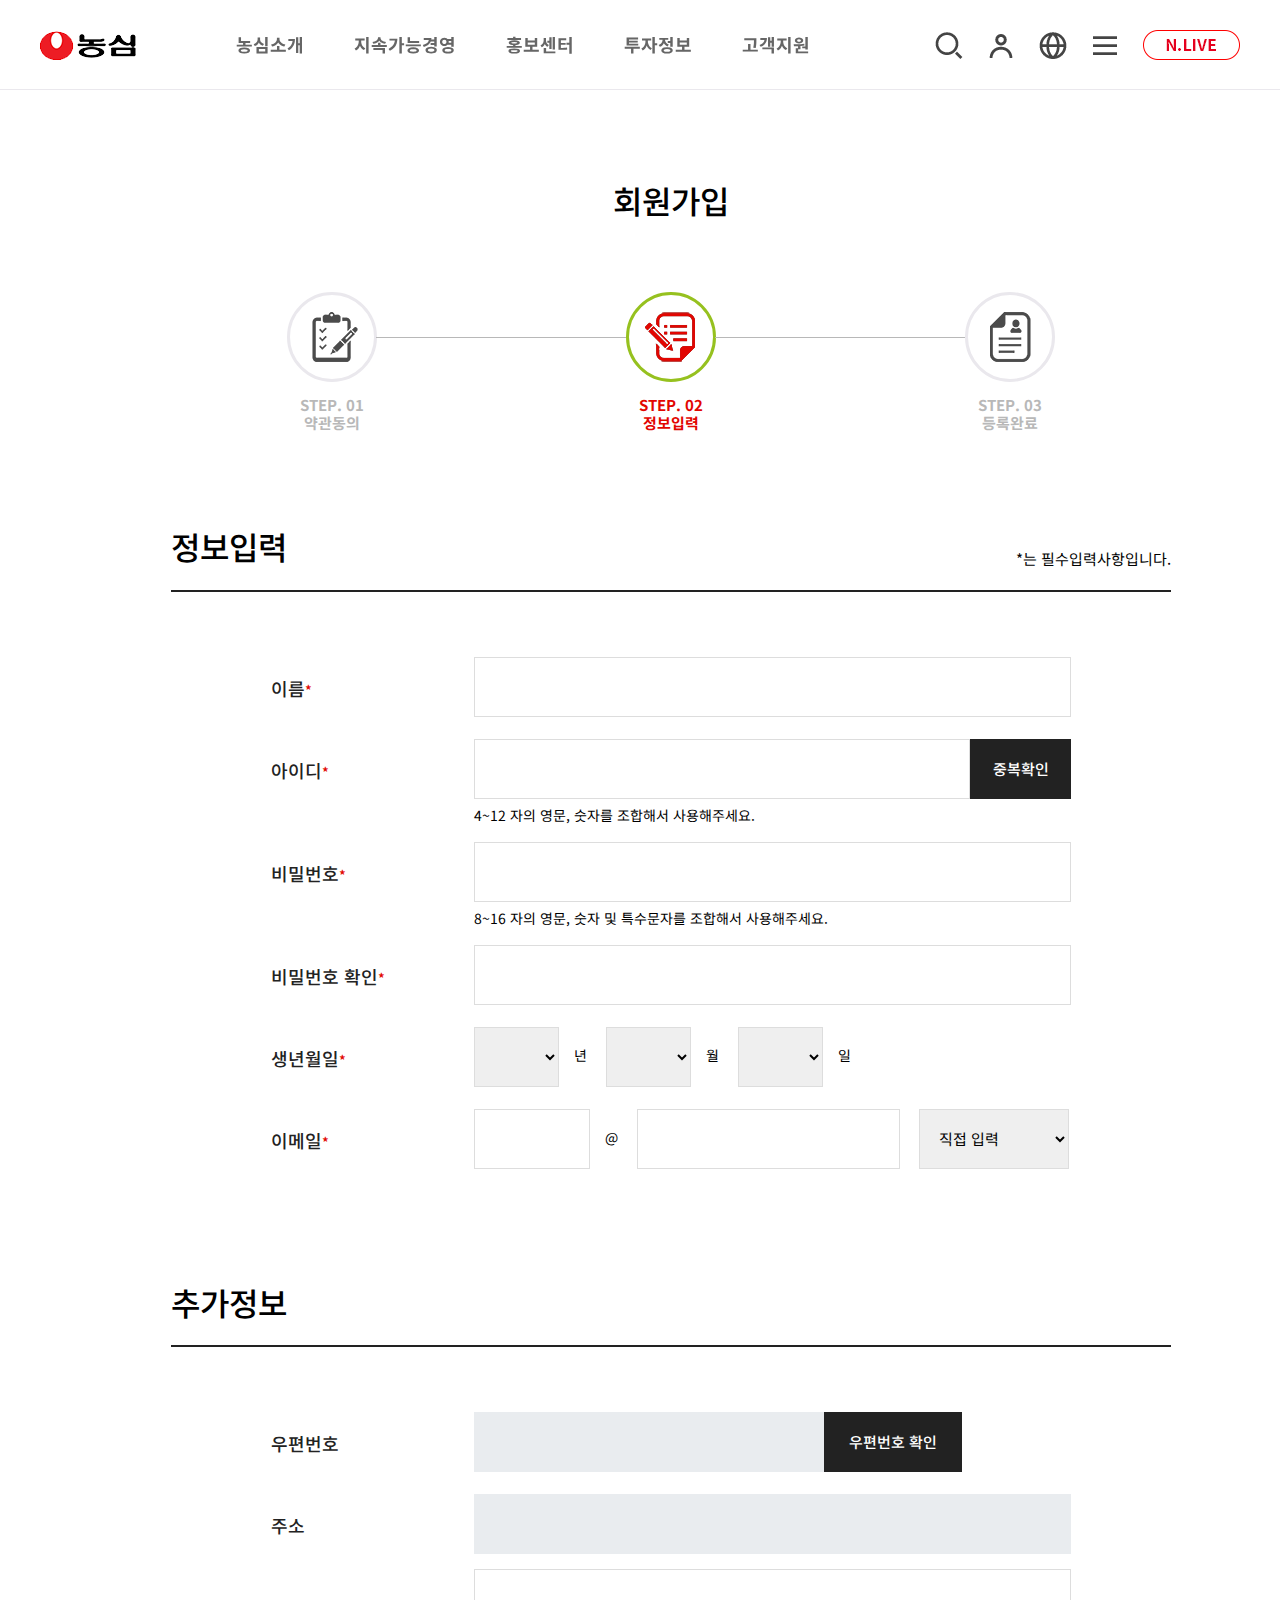
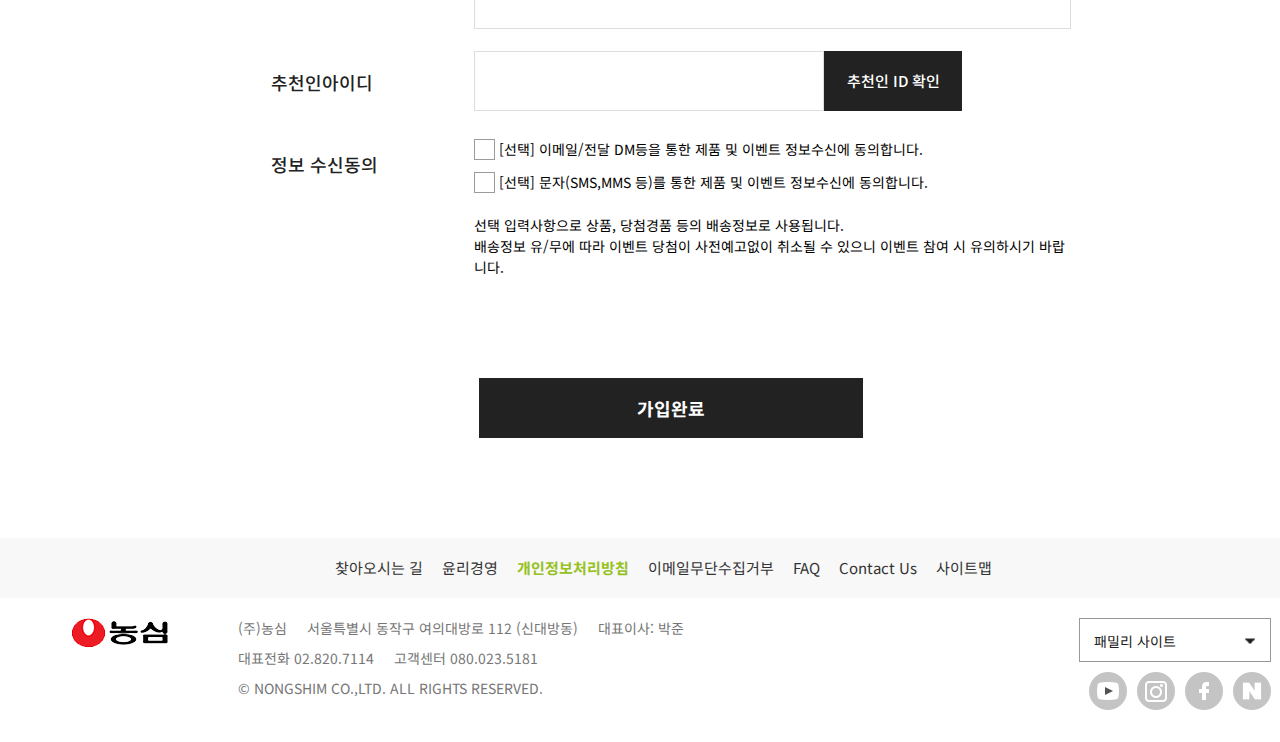
<file: account_join02.html>
<!DOCTYPE html>
<html lang="ko">
<head>
    <meta charset="UTF-8">
    <meta name="viewport" content="width=1342">
    <meta property="og:type" content="website">
    <meta property="og:title" content="농심 Nongshim">
    <meta property="og:description" content="행복한 가치, 인생을 맛있게 농심!">
    <meta property="og:image" content="http://knom1224.dothome.co.kr/nongshim/og_img/main_og.jpg">
    <meta property="og:url" content="http://knom1224.dothome.co.kr/nongshim/">
    <link rel="shortcut icon" href="favicon.ico?v=1">
    <title>농심 홈페이지</title>
    <link href="https://fonts.googleapis.com/css2?family=Noto+Sans+KR:wght@400;500;700&display=swap" rel="stylesheet">
    <link rel="stylesheet" href="css/swiper.min.css">
    <link rel="stylesheet" href="css/common.css">
    <script src="https://ajax.googleapis.com/ajax/libs/jquery/3.5.1/jquery.min.js"></script>
    <script src="https://ssl.daumcdn.net/dmaps/map_js_init/postcode.v2.js"></script>
    <script src="js/accountZipCode.js"></script>
    <script src="js/swiper.min.js"></script>
    <script src="js/ui_common.js"></script>
</head>
<body>
    <div id="wrap">
        <div id="skipNavi">
            <a href="#container">본문바로가기</a>
        </div>
        <header id="header">
            <!-- 검색영역 시작-->
            <div class="search_zone">
                <div class="inner">
                    <div class="search_wrap">
                        <input type="text" placeholder="검색어를 입력해주세요">
                        <button class="search_close_btn">검색창 닫기</button>
                    </div>
                </div>
            </div>
            <!-- 검색영역 끝-->
            <div class="inner">
                <h1 class="logo"><a href="index.html"><img src="images/logo.png" alt="농심"></a></h1>
                <!-- gnb 영역 시작 -->
                <ul class="gnb">
                    <li>
                        <a href="#">농심소개</a>
                        <ul class="depth2">
                            <li><a href="#">OVERVIEW</a></li>
                            <li><a href="#">경영이념</a></li>
                            <li><a href="#">연혁</a></li>
                            <li><a href="#">세계속의 농심</a></li>
                            <li><a href="#">CI소개</a></li>
                            <li><a href="#">농심그룹</a></li>
                        </ul>
                    </li>
                    <li>
                        <a href="#">지속가능경영</a>
                        <ul class="depth2">
                            <li><a href="#">OVERVIEW</a></li>
                            <li><a href="#">사회공헌</a></li>
                            <li><a href="#">환경ㆍ안전</a></li>
                            <li><a href="#">동반성장</a></li>
                            <li><a href="#">준법경영</a></li>
                            <li><a href="#">소비자중심경영</a></li>
                        </ul>
                    </li>
                    <li>
                        <a href="#">홍보센터</a>
                        <ul class="depth2">
                            <li><a href="#">OVERVIEW</a></li>
                            <li><a href="#">농시미 이벤트</a></li>
                            <li><a href="#">농심 소식</a></li>
                            <li><a href="#">사보 (N:ZIN)</a></li>
                            <li><a href="#">농심 TV</a></li>
                            <li><a href="#">N.서포터즈</a></li>
                            <li><a href="#">라면피디아</a></li>
                        </ul>
                    </li>
                    <li>
                        <a href="#">투자정보</a>
                        <ul class="depth2">
                            <li><a href="#">OVERVIEW</a></li>
                            <li><a href="#">주식에 관한 사항</a></li>
                            <li><a href="#">주가정보</a></li>
                            <li><a href="#">동반성장</a></li>
                            <li><a href="#">준법경영</a></li>
                        </ul>
                    </li>
                    <li>
                        <a href="#">고객지원</a>
                        <ul class="depth2">
                            <li><a href="#">OVERVIEW</a></li>
                            <li><a href="#">상담접수</a></li>
                            <li><a href="#">자주 묻는 질문</a></li>
                            <li><a href="#">공장견학</a></li>
                            <li><a href="#">오시는길</a></li>
                        </ul>
                    </li>
                </ul>
                <ul class="util">
                    <li class="search_btn"><a href="#search_zone">검색</a></li>
                    <li class="user_btn"><a href="login.html">회원정보</a></li>
                    <li class="lang_btn">
                        <a href="#" onclick="return false">랭귀지</a>
                        <ul class="lang">
                            <li class="active"><a href="#">KR</a></li>
                            <li><a href="#" onclick="return false">EN</a></li>
                            <li><a href="#" onclick="return false">CN</a></li>
                            <li><a href="#" onclick="return false">JP</a></li>
                        </ul>
                    </li>
                    <li class="menu_btn"><a href="#">전체메뉴 열기</a></li>
                    <li class="nlive_btn"><a href="#">엔라이브</a></li>
                </ul>
                <div class="sitemap_wrap">
                    <div class="sitemap_wrap_bg">랜덤배경 영역</div>
                    <button type="button" class="close_btn">닫기 버튼</button>
                    <div class="sitemap_inner">
                        <ul class="sitemap">
                            <li>
                                <a href="#">농심소개</a>
                                <ul class="depth2">
                                    <li><a href="#">OVERVIEW</a></li>
                                    <li><a href="#">경영이념</a></li>
                                    <li><a href="#">연혁</a></li>
                                    <li><a href="#">세계속의 농심</a></li>
                                    <li><a href="#">CI소개</a></li>
                                    <li><a href="#">농심그룹</a></li>
                                </ul>
                            </li>
                            <li>
                                <a href="#">지속가능경영</a>
                                <ul class="depth2">
                                    <li><a href="#">OVERVIEW</a></li>
                                    <li><a href="#">사회공헌</a></li>
                                    <li><a href="#">환경ㆍ안전</a></li>
                                    <li><a href="#">동반성장</a></li>
                                    <li><a href="#">준법경영</a></li>
                                    <li><a href="#">소비자중심경영</a></li>
                                </ul>
                            </li>
                            <li>
                                <a href="#">홍보센터</a>
                                <ul class="depth2">
                                    <li><a href="#">OVERVIEW</a></li>
                                    <li><a href="#">농시미 이벤트</a></li>
                                    <li><a href="#">농심 소식</a></li>
                                    <li><a href="#">사보 (N:ZIN)</a></li>
                                    <li><a href="#">농심 TV</a></li>
                                    <li><a href="#">N.서포터즈</a></li>
                                    <li><a href="#">라면피디아</a></li>
                                </ul>
                            </li>
                            <li>
                                <a href="#">투자정보</a>
                                <ul class="depth2">
                                    <li><a href="#">OVERVIEW</a></li>
                                    <li><a href="#">주식에 관한 사항</a></li>
                                    <li><a href="#">주가정보</a></li>
                                    <li><a href="#">동반성장</a></li>
                                    <li><a href="#">준법경영</a></li>
                                </ul>
                            </li>
                            <li>
                                <a href="servicecenter.html">고객지원</a>
                                <ul class="depth2">
                                    <li><a href="#">OVERVIEW</a></li>
                                    <li><a href="#">상담접수</a></li>
                                    <li><a href="#">자주 묻는 질문</a></li>
                                    <li><a href="#">공장견학</a></li>
                                    <li><a href="#">오시는길</a></li>
                                </ul>
                            </li>
                            <li>
                                <a href="#">누들푸들</a>
                                <ul class="depth2">
                                    <li><a href="#">레시피</a></li>
                                    <li><a href="#">누들푸들 프렌즈</a></li>
                                    <li><a href="#">푸드 매거진</a></li>
                                    <li><a href="#">리뷰 플레이스</a></li>
                                    <li><a href="#">기타</a></li>
                                </ul>
                            </li>
                            <li>
                                <a href="#">N.LIVE</a>
                                <ul class="depth2">
                                    <li><a href="#">N.LIVE</a></li>
                                    <li><a href="#">FACEBOOK</a></li>
                                    <li><a href="#">INSTAGRAM</a></li>
                                    <li><a href="#">YOUTUBE</a></li>
                                    <li><a href="#">BLOG</a></li>
                                </ul>
                            </li>
                            <li>
                                <a href="#">농심채용</a>
                                <ul class="depth2">
                                    <li><a href="#">농심그룹</a></li>
                                    <li><a href="#">Meet농심</a></li>
                                    <li><a href="#">채용안내</a></li>
                                    <li><a href="#">지원현황</a></li>
                                </ul>
                            </li>
                            <li>
                                <a href="#">기타</a>
                                <ul class="depth2">
                                    <li><a href="#">개인정보 처리방침</a></li>
                                    <li><a href="#">이용약관</a></li>
                                    <li><a href="#">특약점 포탈</a></li>
                                    <li><a href="#">전자결제</a></li>
                                    <li><a href="#">증명서 조회</a></li>
                                </ul>
                            </li>
                        </ul>
                    </div>
                </div>
            </div>
        </header> 
        <div id="container" class="account_join_container account_writte">
            <div class="account_join_inner">
                <div class="text_wrap">
                    <h3 class="sub_tit">회원가입</h3>
                </div>
                <ul class="step_list">
                    <li>
                        <div class="img_wrap">이미지 영역</div>
                        <div class="text_wrap">
                            <p>STEP. 01<br>
                                약관동의</p>
                        </div>
                    </li>
                    <li class="active">
                        <div class="img_wrap">이미지 영역</div>
                        <div class="text_wrap">
                            <p>STEP. 02<br>
                                정보입력</p>
                        </div>
                    </li>
                    <li>
                        <div class="img_wrap">이미지 영역</div>
                        <div class="text_wrap">
                            <p>STEP. 03<br>
                                등록완료</p>
                        </div>
                    </li>
                </ul>
                <section class="agree agree_step02">
                    <div class="inner">
                        <div class="text_wrap">
                            <h3>정보입력</h3>
                            <p>*는 필수입력사항입니다.</p>
                        </div>
                <!-- 필수 입력사항 -->
                    <div class="table_wrap">
                        <form>
                            <table class="essential_table">
                                <caption>필수정보 작성</caption>
                                <colgroup>
                                    <col style="width:203px">
                                    <col>
                                </colgroup>
                                <tr>
                                    <th>이름<span class="star">*</span></td>
                                    <td>
                                        <input type="text" placeholder="이름을 입력해주세요 ex) 박농심">
                                    </td>
                                </tr>
                                <tr class="descrip_form"> 
                                    <th>아이디<span class="star">*</span></td>
                                    <td class="id_form">
                                        <input type="text" placeholder="사용하실 아이디를 입력해주세요">
                                        <button type="button" class="btn_confirm">중복확인</button>
                                        <p>4~12 자의 영문, 숫자를 조합해서 사용해주세요.</p>
                                    </td>
                                </tr>
                                <tr class="descrip_form"> 
                                    <th>비밀번호<span class="star">*</span></td>
                                    <td class="password_form">
                                        <input type="password" placeholder="비밀번호를 입력해주세요">
                                        <p>8~16 자의 영문, 숫자 및 특수문자를 조합해서 사용해주세요.</p>
                                    </td>
                                </tr>
                                <tr> 
                                    <th>비밀번호 확인<span class="star">*</span></td>
                                    <td class="password_form">
                                        <input type="password" placeholder="비밀번호 확인을 위해 동일하게 입력해주세요">
                                    </td>
                                </tr>
                                <tr class="birthday_form"> 
                                    <th>생년월일<span class="star">*</span></td>
                                    <td>
                                        <select name="birthYear"></select><span class="birthday_txt">년</span>
                                        <select name="birthMonth"></select><span class="birthday_txt">월</span>
                                        <select name="birthDay"></select><span class="birthday_txt">일</span>
                                    </td>
                                </tr>
                                <tr class="email_form"> 
                                    <th>이메일<span class="star">*</span></td>
                                    <td>
                                        <input type="text" id="emailId"><span class="email_txt">@</span>
                                        <input type="text" id="emailDomain" class="email_domain_address">
                                        <select name="email_select">
                                            <option value="direct" selected>직접 입력</option>
                                            <option value="naver">naver.com</option>
                                            <option value="daum">daum.net</option>
                                            <option value="google">gmail.com</option>
                                            <option value="yahoo">yahoo.com</option>
                                        </select>
                                    </td>
                                </tr>
                            </table>
                        </form>
                    </div>
                <!-- 추가정보 입력사항 -->
                    <div class="text_wrap">
                        <h3>추가정보</h3>
                    </div>
                    <div class="table_wrap">
                        <form>
                            <table class="essential_table additional_table">
                                <caption>필수정보 작성</caption>
                                <colgroup>
                                    <col style="width:203px">
                                    <col>
                                </colgroup>
                                <tr class="zip_code">
                                    <th>우편번호</td>
                                    <td>
                                        <input type="text" name="zipCode" readonly>
                                        <button type="button" class="btn_confirm" onclick="openZipSearch()">우편번호 확인</button>
                                    </td>
                                </tr>
                                <tr class="zip_code">
                                    <th>주소</td>
                                    <td>
                                        <input type="text" name="addressCode" readonly>
                                        <input type="text" name="addressDetailCode" placeholder="나머지 주소를 입력해주세요">
                                    </td>
                                </tr>
                                <tr class="freind_id">
                                    <th>추천인아이디</td>
                                    <td>
                                        <input type="text" name="freindID">
                                        <button type="button" class="btn_confirm">추천인 ID 확인</button>
                                    </td>
                                </tr>
                                <tr class="receiving_consent">
                                    <th>정보 수신동의</td>
                                    <td>
                                        <label for="receiving1" class="receiving_check">
                                            <input type="checkbox" id="receiving1">
                                            <span class="receiving_txt">[선택] 이메일/전달 DM등을 통한 제품 및 이벤트 정보수신에 동의합니다.</span>
                                        </label>
                                        <label for="receiving2" class="receiving_check">
                                            <input type="checkbox" id="receiving2">
                                            <span class="receiving_txt">[선택] 문자(SMS,MMS 등)를 통한 제품 및 이벤트 정보수신에 동의합니다.</span>
                                        </label>
                                        <p class="receiving_txt2">선택 입력사항으로 상품, 당첨경품 등의 배송정보로 사용됩니다.<br>
                                            배송정보 유/무에 따라 이벤트 당첨이 사전예고없이 취소될 수 있으니 이벤트 참여 시 유의하시기 바랍니다.</p>
                                    </td>
                                </tr>
                            </table>
                            <div class="btn_submit_wrap step2_btn_wrap">
                                <a href="#" class="btn_submit">가입완료</a>
                            </div>
                        </form>
                    </div>
                </div>
                </section>
            </div>
        </div>
        <footer id="footer">
            <div class="top_footer">
                <div class="inner">
                    <ul class="link">
                        <li><a href="#">찾아오시는 길</a></li>
                        <li><a href="#">윤리경영</a></li>
                        <li class="green"><a href="#">개인정보처리방침</a></li>
                        <li><a href="#">이메일무단수집거부</a></li>
                        <li><a href="#">FAQ</a></li>
                        <li><a href="#">Contact Us</a></li>
                        <li><a href="#">사이트맵</a></li>
                    </ul>
                </div>
            </div>
            <div class="bottom_footer">
               <div class="inner clearfix">
                   <div class="footer_logo">
                       <img src="images/footer_logo.png" alt="footer영역 로고">
                   </div>
                   <ul class="info">
                       <li>(주)농심</li>
                       <li>서울특별시 동작구 여의대방로 112 (신대방동)</li>
                       <li>대표이사: 박준</li>
                       <li>대표전화 02.820.7114</li>
                       <li>고객센터 080.023.5181</li>
                       <li>©  NONGSHIM CO.,LTD. ALL RIGHTS RESERVED.</li>
                   </ul>
                   <div class="family_site">
                       <a href="#" class="fs_btn">패밀리 사이트</a>
                       <ul class="fs_list">
                           <li>그룹사</li>
                           <li><a href="#">농심홀딩스</a></li>
                           <li><a href="#">농심엔지니어링</a></li>
                           <li><a href="#">농심개발</a></li>
                           <li><a href="#">율촌화학</a></li>
                           <li><a href="#">메가마트</a></li>
                           <li><a href="#">태경농산</a></li>
                           <li><a href="#">NDS</a></li>
                           <li><a href="#">농심기획</a></li>
                           <li><a href="#">호텔농심</a></li>
                           <li><a href="#">농심미분</a></li>
                           <li><a href="#">율촌재단</a></li>
                           <li><a href="#">농심미국</a></li>
                           <li><a href="#">농심중국</a></li>
                           <li><a href="#">농심일본</a></li>
                           <li>브랜드</li>
                           <li><a href="#">새우깡</a></li>
                           <li><a href="#">신라면</a></li>
                           <li><a href="#">백산수</a></li>
                           <li><a href="#">코코이찌방야</a></li>
                           <li><a href="#">식문화연구</a></li>
                           <li><a href="#">식문화전문도서관</a></li>
                       </ul>
                   </div>
                   <ul class="sns_list">
                       <li class="youtube"><a href="https://www.youtube.com/user/nongshimPR?sub_confirmation=1" target="_blank">유튜브</a></li>
                       <li class="insta"><a href="https://www.instagram.com/nongshim/?hl=ko" target="_blank">인스타그램</a></li>
                       <li class="facebook"><a href="https://ko-kr.facebook.com/nongshim/" target="_blank">페이스북</a></li>
                       <li class="blog"><a href="https://blog.naver.com/nongshimblog" target="_blank">네이버블로그</a></li>
                   </ul>
               </div> 
            </div>
        </footer>
        <div class="dimm account_dimm"></div>
    </div>
</body>
</html>
</file>
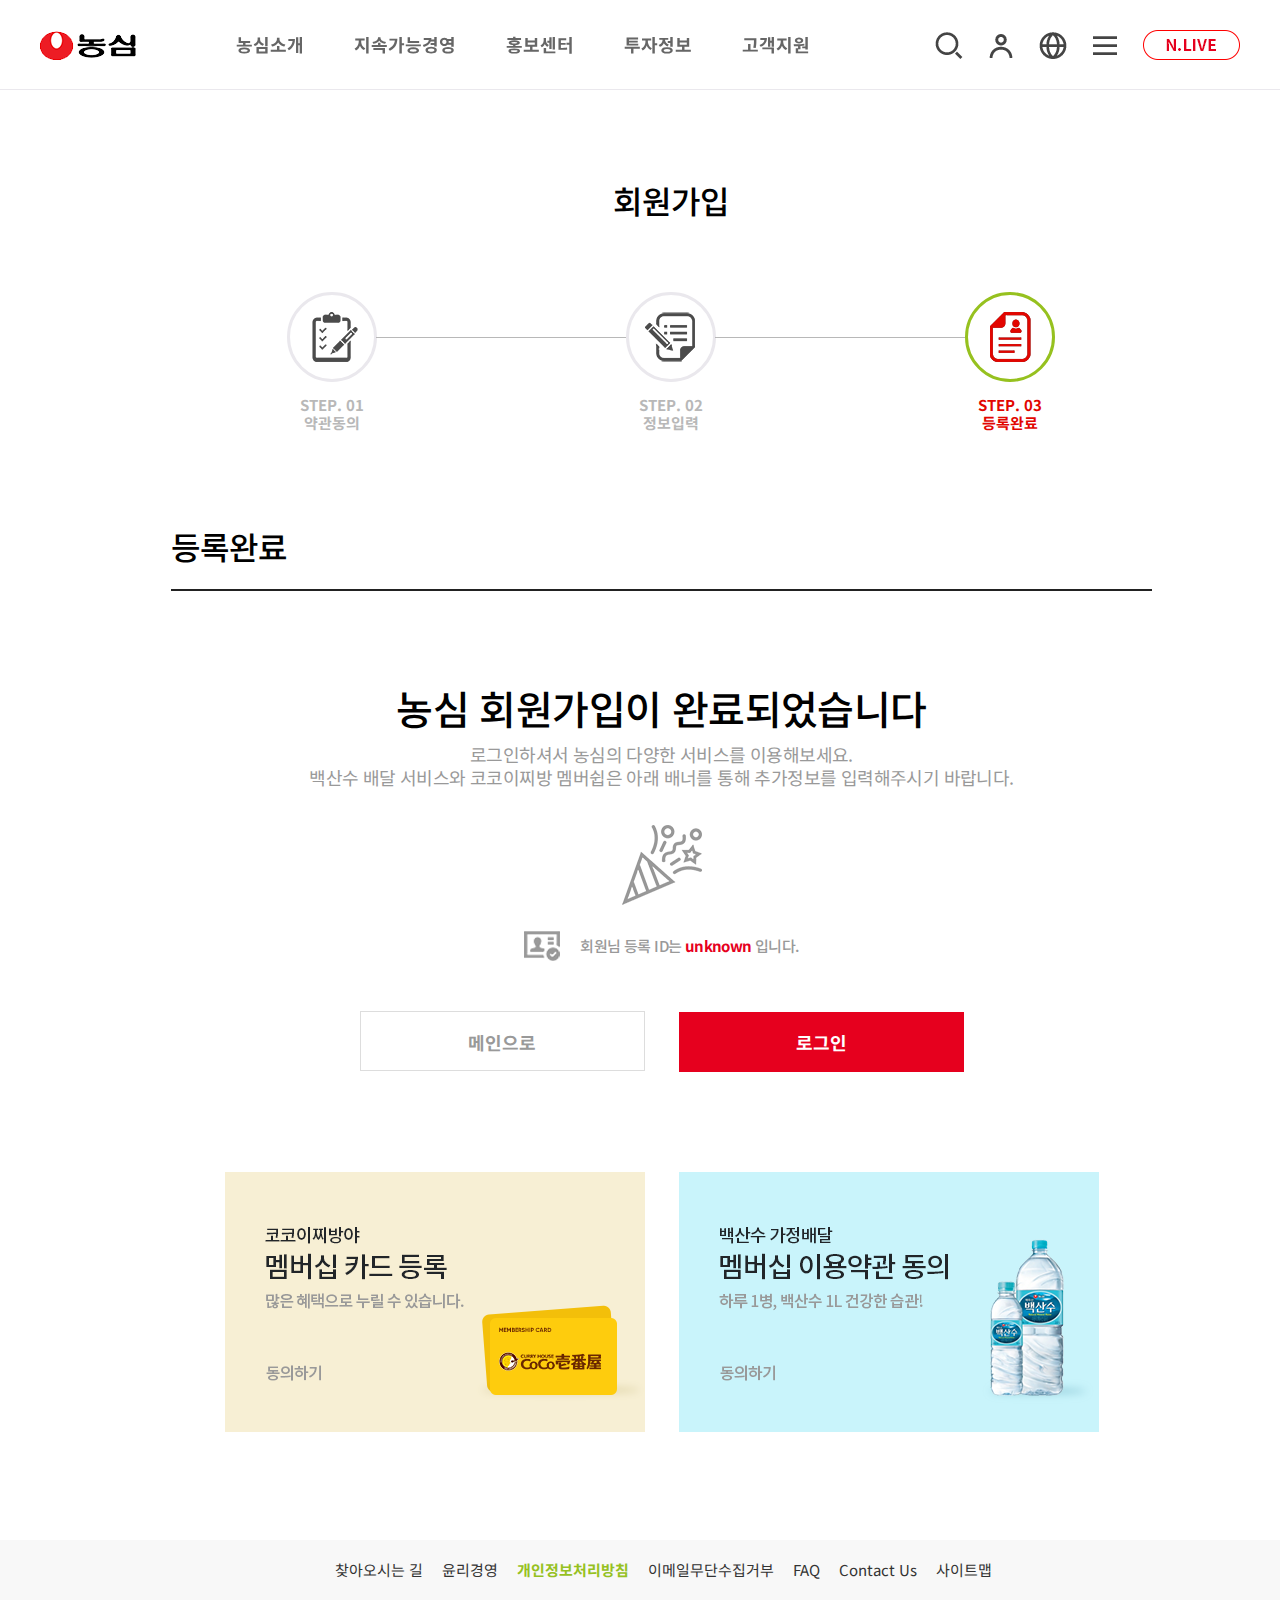
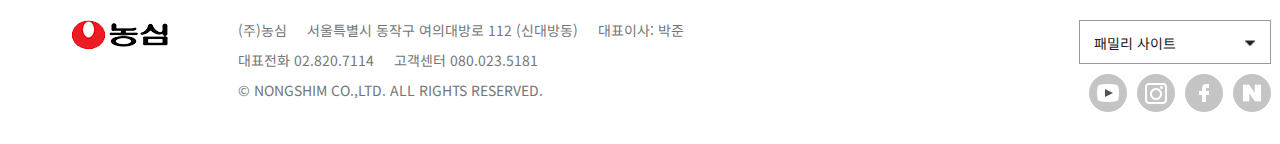
<file: account_join03.html>
<!DOCTYPE html>
<html lang="ko">
<head>
    <meta charset="UTF-8">
    <meta name="viewport" content="width=1342">
    <meta property="og:type" content="website">
    <meta property="og:title" content="농심 Nongshim">
    <meta property="og:description" content="행복한 가치, 인생을 맛있게 농심!">
    <meta property="og:image" content="http://knom1224.dothome.co.kr/nongshim/og_img/main_og.jpg">
    <meta property="og:url" content="http://knom1224.dothome.co.kr/nongshim/">
    <link rel="shortcut icon" href="favicon.ico?v=1">
    <title>농심 홈페이지</title>
    <link href="https://fonts.googleapis.com/css2?family=Noto+Sans+KR:wght@400;500;700&display=swap" rel="stylesheet">
    <link rel="stylesheet" href="css/swiper.min.css">
    <link rel="stylesheet" href="css/common.css">
    <script src="https://ajax.googleapis.com/ajax/libs/jquery/3.5.1/jquery.min.js"></script>
    <script src="https://ssl.daumcdn.net/dmaps/map_js_init/postcode.v2.js"></script>
    <script src="js/accountZipCode.js"></script>
    <script src="js/swiper.min.js"></script>
    <script src="js/ui_common.js"></script>
</head>
<body>
    <div id="wrap">
        <div id="skipNavi">
            <a href="#container">본문바로가기</a>
        </div>
        <header id="header">
            <!-- 검색영역 시작-->
            <div class="search_zone">
                <div class="inner">
                    <div class="search_wrap">
                        <input type="text" placeholder="검색어를 입력해주세요">
                        <button class="search_close_btn">검색창 닫기</button>
                    </div>
                </div>
            </div>
            <!-- 검색영역 끝-->
            <div class="inner">
                <h1 class="logo"><a href="index.html"><img src="images/logo.png" alt="농심"></a></h1>
                <!-- gnb 영역 시작 -->
                <ul class="gnb">
                    <li>
                        <a href="#">농심소개</a>
                        <ul class="depth2">
                            <li><a href="#">OVERVIEW</a></li>
                            <li><a href="#">경영이념</a></li>
                            <li><a href="#">연혁</a></li>
                            <li><a href="#">세계속의 농심</a></li>
                            <li><a href="#">CI소개</a></li>
                            <li><a href="#">농심그룹</a></li>
                        </ul>
                    </li>
                    <li>
                        <a href="#">지속가능경영</a>
                        <ul class="depth2">
                            <li><a href="#">OVERVIEW</a></li>
                            <li><a href="#">사회공헌</a></li>
                            <li><a href="#">환경ㆍ안전</a></li>
                            <li><a href="#">동반성장</a></li>
                            <li><a href="#">준법경영</a></li>
                            <li><a href="#">소비자중심경영</a></li>
                        </ul>
                    </li>
                    <li>
                        <a href="#">홍보센터</a>
                        <ul class="depth2">
                            <li><a href="#">OVERVIEW</a></li>
                            <li><a href="#">농시미 이벤트</a></li>
                            <li><a href="#">농심 소식</a></li>
                            <li><a href="#">사보 (N:ZIN)</a></li>
                            <li><a href="#">농심 TV</a></li>
                            <li><a href="#">N.서포터즈</a></li>
                            <li><a href="#">라면피디아</a></li>
                        </ul>
                    </li>
                    <li>
                        <a href="#">투자정보</a>
                        <ul class="depth2">
                            <li><a href="#">OVERVIEW</a></li>
                            <li><a href="#">주식에 관한 사항</a></li>
                            <li><a href="#">주가정보</a></li>
                            <li><a href="#">동반성장</a></li>
                            <li><a href="#">준법경영</a></li>
                        </ul>
                    </li>
                    <li>
                        <a href="#">고객지원</a>
                        <ul class="depth2">
                            <li><a href="#">OVERVIEW</a></li>
                            <li><a href="#">상담접수</a></li>
                            <li><a href="#">자주 묻는 질문</a></li>
                            <li><a href="#">공장견학</a></li>
                            <li><a href="#">오시는길</a></li>
                        </ul>
                    </li>
                </ul>
                <ul class="util">
                    <li class="search_btn"><a href="#search_zone">검색</a></li>
                    <li class="user_btn"><a href="login.html">회원정보</a></li>
                    <li class="lang_btn">
                        <a href="#" onclick="return false">랭귀지</a>
                        <ul class="lang">
                            <li class="active"><a href="#">KR</a></li>
                            <li><a href="#" onclick="return false">EN</a></li>
                            <li><a href="#" onclick="return false">CN</a></li>
                            <li><a href="#" onclick="return false">JP</a></li>
                        </ul>
                    </li>
                    <li class="menu_btn"><a href="#">전체메뉴 열기</a></li>
                    <li class="nlive_btn"><a href="#">엔라이브</a></li>
                </ul>
                <div class="sitemap_wrap">
                    <div class="sitemap_wrap_bg">랜덤배경 영역</div>
                    <button type="button" class="close_btn">닫기 버튼</button>
                    <div class="sitemap_inner">
                        <ul class="sitemap">
                            <li>
                                <a href="#">농심소개</a>
                                <ul class="depth2">
                                    <li><a href="#">OVERVIEW</a></li>
                                    <li><a href="#">경영이념</a></li>
                                    <li><a href="#">연혁</a></li>
                                    <li><a href="#">세계속의 농심</a></li>
                                    <li><a href="#">CI소개</a></li>
                                    <li><a href="#">농심그룹</a></li>
                                </ul>
                            </li>
                            <li>
                                <a href="#">지속가능경영</a>
                                <ul class="depth2">
                                    <li><a href="#">OVERVIEW</a></li>
                                    <li><a href="#">사회공헌</a></li>
                                    <li><a href="#">환경ㆍ안전</a></li>
                                    <li><a href="#">동반성장</a></li>
                                    <li><a href="#">준법경영</a></li>
                                    <li><a href="#">소비자중심경영</a></li>
                                </ul>
                            </li>
                            <li>
                                <a href="#">홍보센터</a>
                                <ul class="depth2">
                                    <li><a href="#">OVERVIEW</a></li>
                                    <li><a href="#">농시미 이벤트</a></li>
                                    <li><a href="#">농심 소식</a></li>
                                    <li><a href="#">사보 (N:ZIN)</a></li>
                                    <li><a href="#">농심 TV</a></li>
                                    <li><a href="#">N.서포터즈</a></li>
                                    <li><a href="#">라면피디아</a></li>
                                </ul>
                            </li>
                            <li>
                                <a href="#">투자정보</a>
                                <ul class="depth2">
                                    <li><a href="#">OVERVIEW</a></li>
                                    <li><a href="#">주식에 관한 사항</a></li>
                                    <li><a href="#">주가정보</a></li>
                                    <li><a href="#">동반성장</a></li>
                                    <li><a href="#">준법경영</a></li>
                                </ul>
                            </li>
                            <li>
                                <a href="servicecenter.html">고객지원</a>
                                <ul class="depth2">
                                    <li><a href="#">OVERVIEW</a></li>
                                    <li><a href="#">상담접수</a></li>
                                    <li><a href="#">자주 묻는 질문</a></li>
                                    <li><a href="#">공장견학</a></li>
                                    <li><a href="#">오시는길</a></li>
                                </ul>
                            </li>
                            <li>
                                <a href="#">누들푸들</a>
                                <ul class="depth2">
                                    <li><a href="#">레시피</a></li>
                                    <li><a href="#">누들푸들 프렌즈</a></li>
                                    <li><a href="#">푸드 매거진</a></li>
                                    <li><a href="#">리뷰 플레이스</a></li>
                                    <li><a href="#">기타</a></li>
                                </ul>
                            </li>
                            <li>
                                <a href="#">N.LIVE</a>
                                <ul class="depth2">
                                    <li><a href="#">N.LIVE</a></li>
                                    <li><a href="#">FACEBOOK</a></li>
                                    <li><a href="#">INSTAGRAM</a></li>
                                    <li><a href="#">YOUTUBE</a></li>
                                    <li><a href="#">BLOG</a></li>
                                </ul>
                            </li>
                            <li>
                                <a href="#">농심채용</a>
                                <ul class="depth2">
                                    <li><a href="#">농심그룹</a></li>
                                    <li><a href="#">Meet농심</a></li>
                                    <li><a href="#">채용안내</a></li>
                                    <li><a href="#">지원현황</a></li>
                                </ul>
                            </li>
                            <li>
                                <a href="#">기타</a>
                                <ul class="depth2">
                                    <li><a href="#">개인정보 처리방침</a></li>
                                    <li><a href="#">이용약관</a></li>
                                    <li><a href="#">특약점 포탈</a></li>
                                    <li><a href="#">전자결제</a></li>
                                    <li><a href="#">증명서 조회</a></li>
                                </ul>
                            </li>
                        </ul>
                    </div>
                </div>
            </div>
        </header> 
        <div id="container" class="account_join_container account_success">
            <div class="account_join_inner">
                <div class="text_wrap">
                    <h3 class="sub_tit">회원가입</h3>
                </div>
                <ul class="step_list">
                    <li>
                        <div class="img_wrap">이미지 영역</div>
                        <div class="text_wrap">
                            <p>STEP. 01<br>
                                약관동의</p>
                        </div>
                    </li>
                    <li>
                        <div class="img_wrap">이미지 영역</div>
                        <div class="text_wrap">
                            <p>STEP. 02<br>
                                정보입력</p>
                        </div>
                    </li>
                    <li class="active">
                        <div class="img_wrap">이미지 영역</div>
                        <div class="text_wrap">
                            <p>STEP. 03<br>
                                등록완료</p>
                        </div>
                    </li>
                </ul>
                <section class="agree agree_step03">
                    <div class="inner">
                        <div class="text_wrap">
                            <h3>등록완료</h3>
                        </div>
                        <!-- 회원가입 완료 문구 영역 -->
                        <div class="registration_wrap">
                            <h4 class="reg_tit">농심 회원가입이 완료되었습니다</h4>
                            <p class="reg_txt">
                                로그인하셔서 농심의 다양한 서비스를  이용해보세요.<br>
                                백산수 배달 서비스와 코코이찌방 멤버쉽은 아래 배너를 통해 추가정보를 입력해주시기 바랍니다.
                            </p>
                            <p class="id_profile">회원님 등록 ID는 <strong>unknown</strong> 입니다.</p>
                        </div>
                        <!-- 메인 / 로그인 버튼 영역 -->
                        <div class="btn_submit_wrap">
                            <a href="index.html" class="btn_submit btn_main">메인으로</a>
                            <a href="login.html" class="btn_submit btn_login">로그인</a>
                        </div>
                        <!-- 코코이찌방야 멤버쉽, 백산수 배달 배너 영역 -->
                        <div class="banner_wrap">
                            <a href="#"><img src="images/signup/left_banner.png" alt="코코이찌방야"></a>
                            <a href="#" class="right_banner"><img src="images/signup/right_banner.png" alt="백산수 배달"></a>
                        </div>
                    </div>
                </section>
            </div>
        </div>
        <footer id="footer">
            <div class="top_footer">
                <div class="inner">
                    <ul class="link">
                        <li><a href="#">찾아오시는 길</a></li>
                        <li><a href="#">윤리경영</a></li>
                        <li class="green"><a href="#">개인정보처리방침</a></li>
                        <li><a href="#">이메일무단수집거부</a></li>
                        <li><a href="#">FAQ</a></li>
                        <li><a href="#">Contact Us</a></li>
                        <li><a href="#">사이트맵</a></li>
                    </ul>
                </div>
            </div>
            <div class="bottom_footer">
               <div class="inner clearfix">
                   <div class="footer_logo">
                       <img src="images/footer_logo.png" alt="footer영역 로고">
                   </div>
                   <ul class="info">
                       <li>(주)농심</li>
                       <li>서울특별시 동작구 여의대방로 112 (신대방동)</li>
                       <li>대표이사: 박준</li>
                       <li>대표전화 02.820.7114</li>
                       <li>고객센터 080.023.5181</li>
                       <li>©  NONGSHIM CO.,LTD. ALL RIGHTS RESERVED.</li>
                   </ul>
                   <div class="family_site">
                       <a href="#" class="fs_btn">패밀리 사이트</a>
                       <ul class="fs_list">
                           <li>그룹사</li>
                           <li><a href="#">농심홀딩스</a></li>
                           <li><a href="#">농심엔지니어링</a></li>
                           <li><a href="#">농심개발</a></li>
                           <li><a href="#">율촌화학</a></li>
                           <li><a href="#">메가마트</a></li>
                           <li><a href="#">태경농산</a></li>
                           <li><a href="#">NDS</a></li>
                           <li><a href="#">농심기획</a></li>
                           <li><a href="#">호텔농심</a></li>
                           <li><a href="#">농심미분</a></li>
                           <li><a href="#">율촌재단</a></li>
                           <li><a href="#">농심미국</a></li>
                           <li><a href="#">농심중국</a></li>
                           <li><a href="#">농심일본</a></li>
                           <li>브랜드</li>
                           <li><a href="#">새우깡</a></li>
                           <li><a href="#">신라면</a></li>
                           <li><a href="#">백산수</a></li>
                           <li><a href="#">코코이찌방야</a></li>
                           <li><a href="#">식문화연구</a></li>
                           <li><a href="#">식문화전문도서관</a></li>
                       </ul>
                   </div>
                   <ul class="sns_list">
                       <li class="youtube"><a href="https://www.youtube.com/user/nongshimPR?sub_confirmation=1" target="_blank">유튜브</a></li>
                       <li class="insta"><a href="https://www.instagram.com/nongshim/?hl=ko" target="_blank">인스타그램</a></li>
                       <li class="facebook"><a href="https://ko-kr.facebook.com/nongshim/" target="_blank">페이스북</a></li>
                       <li class="blog"><a href="https://blog.naver.com/nongshimblog" target="_blank">네이버블로그</a></li>
                   </ul>
               </div> 
            </div>
        </footer>
        <div class="dimm account_dimm"></div>
    </div>
</body>
</html>
</file>
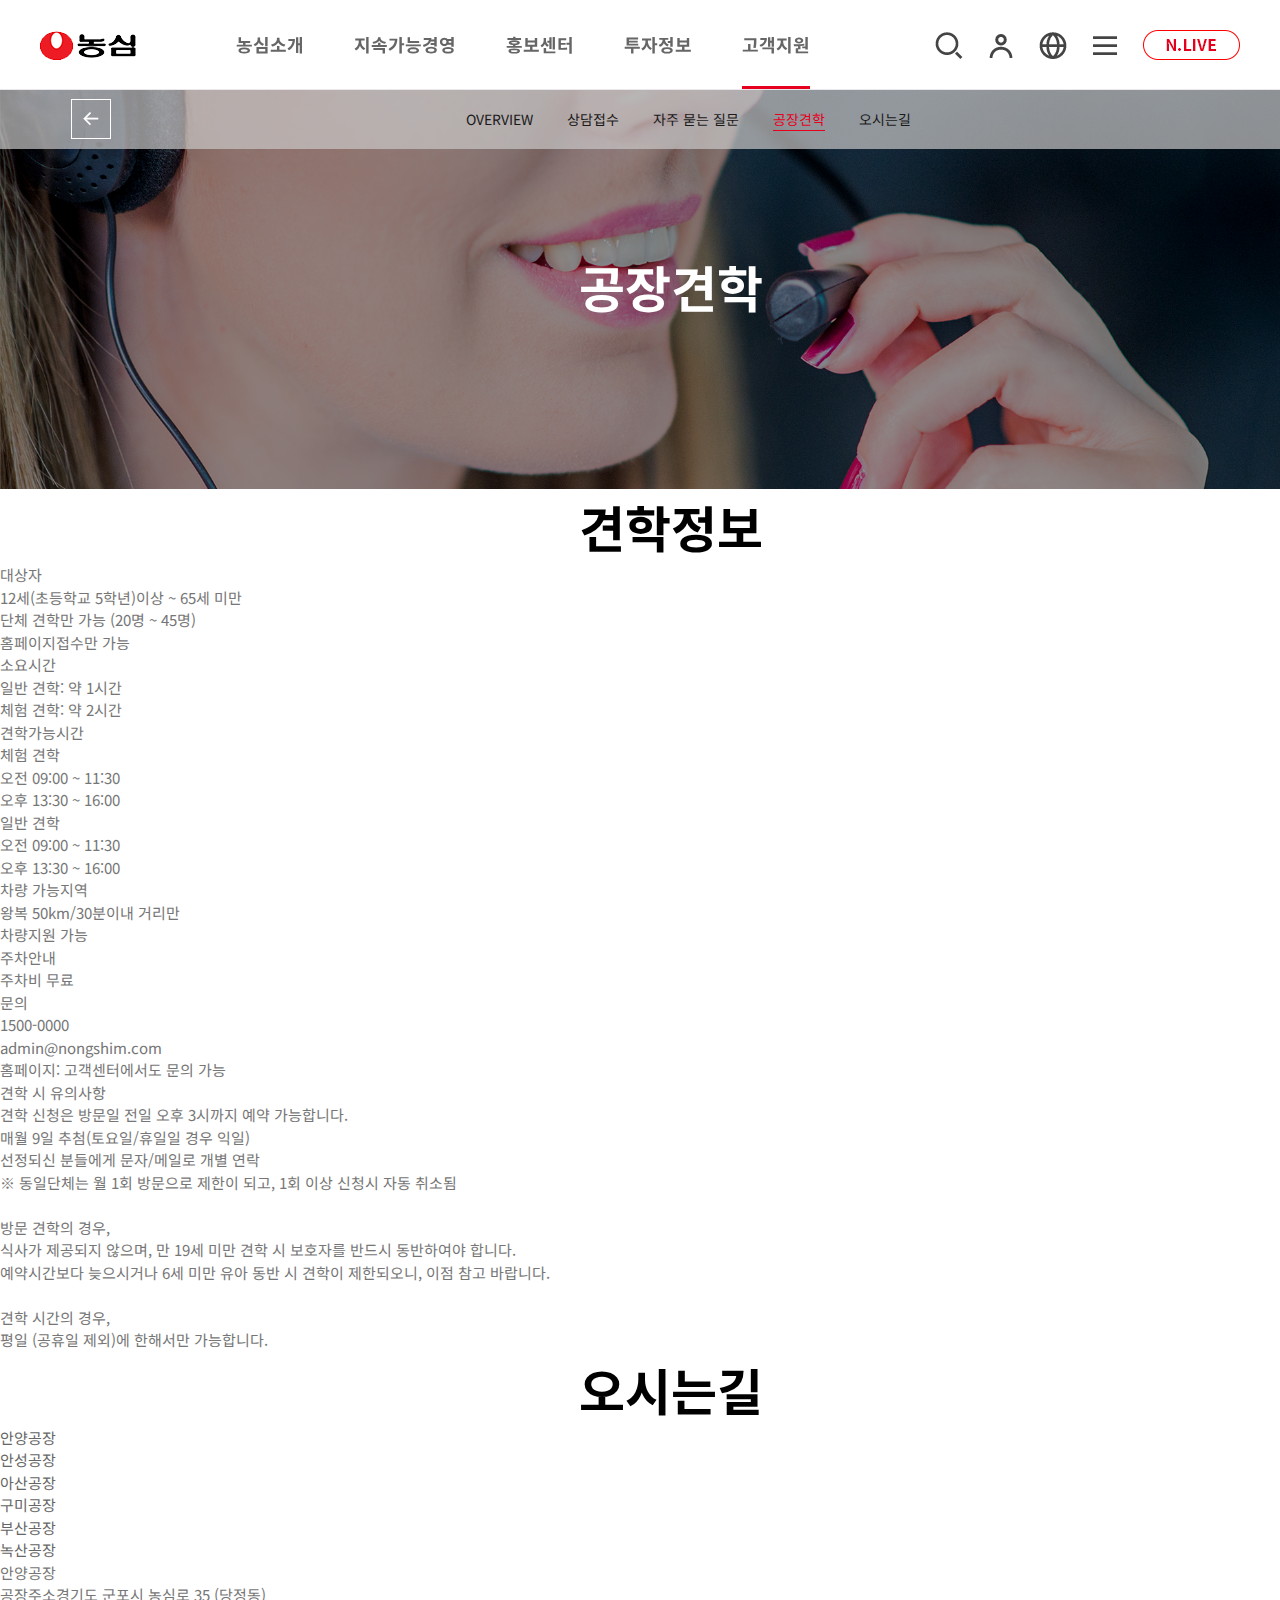
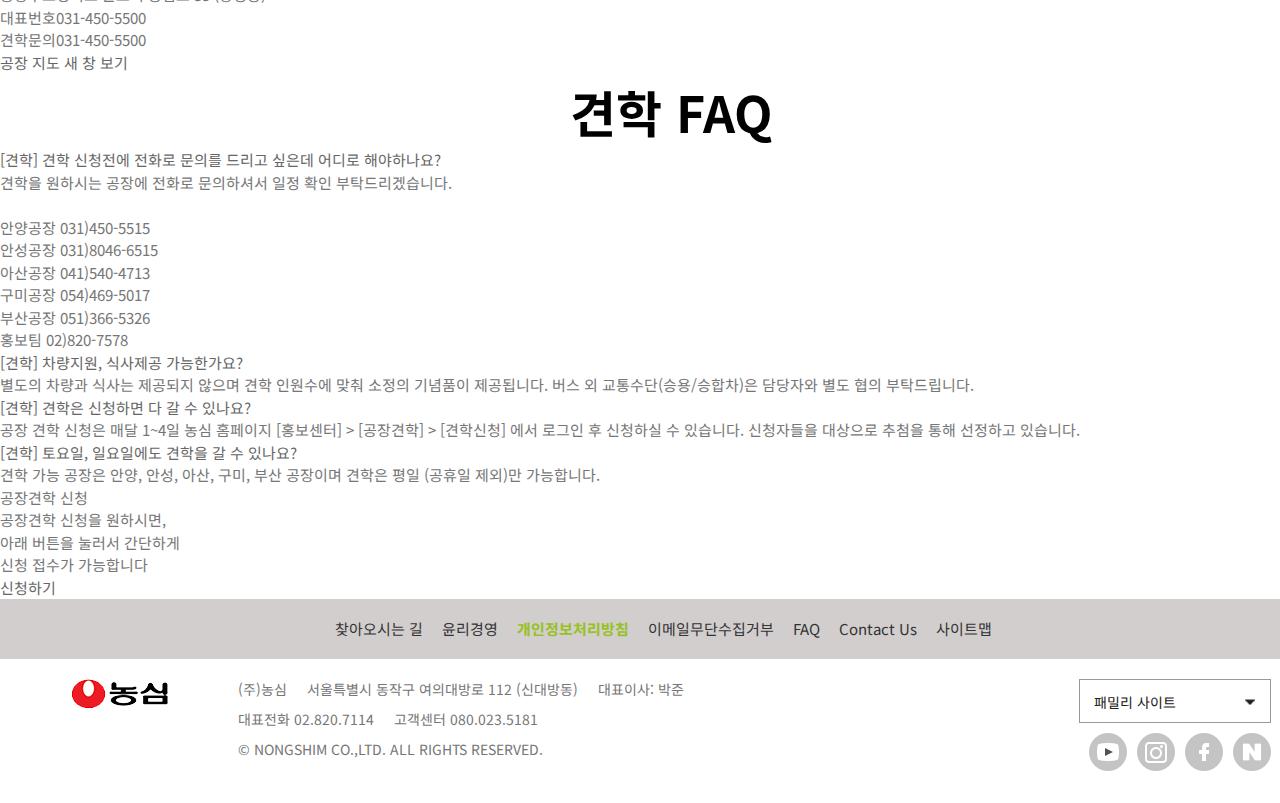
<file: factory_trip.html>
<!DOCTYPE html>
<html lang="ko">
<head>
    <meta charset="UTF-8">
    <meta name="viewport" content="width=1342">
    <meta property="og:type" content="website">
    <meta property="og:title" content="농심 Nongshim">
    <meta property="og:description" content="행복한 가치, 인생을 맛있게 농심! | 고객지원부터 상담까지!">
    <meta property="og:image" content="http://knom1224.dothome.co.kr/nongshim/og_img/servicecenter_og.png">
    <meta property="og:url" content="http://knom1224.dothome.co.kr/nongshim/servicecenter.html">
    <link rel="shortcut icon" href="favicon.ico?v=1">
    <title>농심 | 고객지원 OVERVIEW</title>
    <link href="https://fonts.googleapis.com/css2?family=Noto+Sans+KR:wght@400;500;700&display=swap" rel="stylesheet">
    <link rel="stylesheet" href="css/swiper.min.css">
    <link rel="stylesheet" href="css/common.css">
    <script src="https://ajax.googleapis.com/ajax/libs/jquery/3.5.1/jquery.min.js"></script>
    <script type="text/javascript" src="//dapi.kakao.com/v2/maps/sdk.js?appkey=087f96afdd4916ee11707da0adacb075"></script>
    <!-- <script src="js/map.js"></script> -->
    <script src="js/swiper.min.js"></script>
    <script src="js/ui_common.js"></script>
</head>
<body>
    <div id="wrap">
        <div id="skipNavi">
            <a href="#container">본문바로가기</a>
        </div>
        <header id="header">
            <!-- 검색영역 시작-->
            <div class="search_zone">
                <div class="inner">
                    <div class="search_wrap">
                        <input type="text" placeholder="검색어를 입력해주세요">
                        <button class="search_close_btn">검색창 닫기</button>
                    </div>
                </div>
            </div>
            <!-- 검색영역 끝-->
            <div class="inner">
                <h1 class="logo"><a href="index.html"><img src="images/logo.png" alt="농심"></a></h1>
                <!-- gnb 영역 시작 -->
                <ul class="gnb">
                    <li>
                        <a href="#">농심소개</a>
                        <ul class="depth2">
                            <li><a href="#">OVERVIEW</a></li>
                            <li><a href="#">경영이념</a></li>
                            <li><a href="#">연혁</a></li>
                            <li><a href="#">세계속의 농심</a></li>
                            <li><a href="#">CI소개</a></li>
                            <li><a href="#">농심그룹</a></li>
                        </ul>
                    </li>
                    <li>
                        <a href="#">지속가능경영</a>
                        <ul class="depth2">
                            <li><a href="#">OVERVIEW</a></li>
                            <li><a href="#">사회공헌</a></li>
                            <li><a href="#">환경ㆍ안전</a></li>
                            <li><a href="#">동반성장</a></li>
                            <li><a href="#">준법경영</a></li>
                            <li><a href="#">소비자중심경영</a></li>
                        </ul>
                    </li>
                    <li>
                        <a href="#">홍보센터</a>
                        <ul class="depth2">
                            <li><a href="#">OVERVIEW</a></li>
                            <li><a href="#">농시미 이벤트</a></li>
                            <li><a href="#">농심 소식</a></li>
                            <li><a href="#">사보 (N:ZIN)</a></li>
                            <li><a href="#">농심 TV</a></li>
                            <li><a href="#">N.서포터즈</a></li>
                            <li><a href="#">라면피디아</a></li>
                        </ul>
                    </li>
                    <li>
                        <a href="#">투자정보</a>
                        <ul class="depth2">
                            <li><a href="#">OVERVIEW</a></li>
                            <li><a href="#">주식에 관한 사항</a></li>
                            <li><a href="#">주가정보</a></li>
                            <li><a href="#">동반성장</a></li>
                            <li><a href="#">준법경영</a></li>
                        </ul>
                    </li>
                    <li class="active">
                        <a href="servicecenter.html">고객지원</a>
                        <ul class="depth2">
                            <li><a href="servicecenter.html">OVERVIEW</a></li>
                            <li><a href="#">상담접수</a></li>
                            <li><a href="#">자주 묻는 질문</a></li>
                            <li><a href="factory_trip.html">공장견학</a></li>
                            <li><a href="#">오시는길</a></li>
                        </ul>
                    </li>
                </ul>
                <ul class="util">
                    <li class="search_btn"><a href="#search_zone">검색</a></li>
                    <li class="user_btn"><a href="login.html">회원정보</a></li>
                    <li class="lang_btn">
                        <a href="#" onclick="return false">랭귀지</a>
                        <ul class="lang">
                            <li class="active"><a href="#">KR</a></li>
                            <li><a href="#" onclick="return false">EN</a></li>
                            <li><a href="#" onclick="return false">CN</a></li>
                            <li><a href="#" onclick="return false">JP</a></li>
                        </ul>
                    </li>
                    <li class="menu_btn"><a href="#">전체메뉴 열기</a></li>
                    <li class="nlive_btn"><a href="#">엔라이브</a></li>
                </ul>
                <div class="sitemap_wrap">
                    <div class="sitemap_wrap_bg">랜덤배경 영역</div>
                    <button type="button" class="close_btn">닫기 버튼</button>
                    <div class="sitemap_inner">
                        <ul class="sitemap">
                            <li>
                                <a href="#">농심소개</a>
                                <ul class="depth2">
                                    <li><a href="#">OVERVIEW</a></li>
                                    <li><a href="#">경영이념</a></li>
                                    <li><a href="#">연혁</a></li>
                                    <li><a href="#">세계속의 농심</a></li>
                                    <li><a href="#">CI소개</a></li>
                                    <li><a href="#">농심그룹</a></li>
                                </ul>
                            </li>
                            <li>
                                <a href="#">지속가능경영</a>
                                <ul class="depth2">
                                    <li><a href="#">OVERVIEW</a></li>
                                    <li><a href="#">사회공헌</a></li>
                                    <li><a href="#">환경ㆍ안전</a></li>
                                    <li><a href="#">동반성장</a></li>
                                    <li><a href="#">준법경영</a></li>
                                    <li><a href="#">소비자중심경영</a></li>
                                </ul>
                            </li>
                            <li>
                                <a href="#">홍보센터</a>
                                <ul class="depth2">
                                    <li><a href="#">OVERVIEW</a></li>
                                    <li><a href="#">농시미 이벤트</a></li>
                                    <li><a href="#">농심 소식</a></li>
                                    <li><a href="#">사보 (N:ZIN)</a></li>
                                    <li><a href="#">농심 TV</a></li>
                                    <li><a href="#">N.서포터즈</a></li>
                                    <li><a href="#">라면피디아</a></li>
                                </ul>
                            </li>
                            <li>
                                <a href="#">투자정보</a>
                                <ul class="depth2">
                                    <li><a href="#">OVERVIEW</a></li>
                                    <li><a href="#">주식에 관한 사항</a></li>
                                    <li><a href="#">주가정보</a></li>
                                    <li><a href="#">동반성장</a></li>
                                    <li><a href="#">준법경영</a></li>
                                </ul>
                            </li>
                            <li>
                                <a href="servicecenter.html">고객지원</a>
                                <ul class="depth2">
                                    <li><a href="servicecenter.html">OVERVIEW</a></li>
                                    <li><a href="#">상담접수</a></li>
                                    <li><a href="#">자주 묻는 질문</a></li>
                                    <li><a href="factory_trip.html">공장견학</a></li>
                                    <li><a href="#">오시는길</a></li>
                                </ul>
                            </li>
                            <li>
                                <a href="#">누들푸들</a>
                                <ul class="depth2">
                                    <li><a href="#">레시피</a></li>
                                    <li><a href="#">누들푸들 프렌즈</a></li>
                                    <li><a href="#">푸드 매거진</a></li>
                                    <li><a href="#">리뷰 플레이스</a></li>
                                    <li><a href="#">기타</a></li>
                                </ul>
                            </li>
                            <li>
                                <a href="#">N.LIVE</a>
                                <ul class="depth2">
                                    <li><a href="#">N.LIVE</a></li>
                                    <li><a href="#">FACEBOOK</a></li>
                                    <li><a href="#">INSTAGRAM</a></li>
                                    <li><a href="#">YOUTUBE</a></li>
                                    <li><a href="#">BLOG</a></li>
                                </ul>
                            </li>
                            <li>
                                <a href="#">농심채용</a>
                                <ul class="depth2">
                                    <li><a href="#">농심그룹</a></li>
                                    <li><a href="#">Meet농심</a></li>
                                    <li><a href="#">채용안내</a></li>
                                    <li><a href="#">지원현황</a></li>
                                </ul>
                            </li>
                            <li>
                                <a href="#">기타</a>
                                <ul class="depth2">
                                    <li><a href="#">개인정보 처리방침</a></li>
                                    <li><a href="#">이용약관</a></li>
                                    <li><a href="#">특약점 포탈</a></li>
                                    <li><a href="#">전자결제</a></li>
                                    <li><a href="#">증명서 조회</a></li>
                                </ul>
                            </li>
                        </ul>
                    </div>
                </div>
            </div>
        </header>
        <div id="container" class="sub_container factory_trip_container">
            <div class="lnb_wrap">
                <div class="sub_visual">
                    <ul class="lnb">
                        <li><a href="#" class="btn_back" onclick="history.back(); return false">뒤로가기</a></li>
                        <li><a href="#">OVERVIEW</a></li>
                        <li><a href="#">상담접수</a></li>
                        <li><a href="#">자주 묻는 질문</a></li>
                        <li class="active"><a href="factory_trip.html">공장견학</a></li>
                        <li><a href="#">오시는길</a></li>
                    </ul>
                    <div class="text_wrap">
                        <h2 class="sub_tit">공장견학</h2>
                    </div>
                </div>
            </div>
            <div class="factoty">
                <!-- 견학정보 -->
                <div class="factory_inner">
                    <div class="factory_info">
                        <h2 class="sub_tit">견학정보</h2>
                        <ul class="factory_info_list">
                            <li>
                                <div class="text_wrap">
                                <h3>대상자</h3>
                                    <p>
                                        12세(초등학교 5학년)이상 ~ 65세 미만<br>
                                        단체 견학만 가능 (20명 ~ 45명)<br>
                                        홈페이지접수만 가능
                                    </p>
                                </div>
                            </li>
                            <li>
                                <div class="text_wrap">
                                <h3>소요시간</h3>
                                    <p>
                                        일반 견학: 약 1시간<br>
                                        체험 견학: 약 2시간
                                    </p>
                                </div>
                            </li>
                            <li>
                                <div class="text_wrap">
                                <h3>견학가능시간</h3>
                                    <span>체험 견학</span>
                                    <p class="time">
                                        오전 09:00 ~ 11:30<br>
                                        오후 13:30 ~ 16:00
                                    </p>
                                    <span class="normal">일반 견학</span>
                                    <p class="time2">
                                        오전 09:00 ~ 11:30<br>
                                        오후 13:30 ~ 16:00
                                    </p>
                                </div>
                            </li>
                            <li>
                                <div class="text_wrap">
                                <h3>차량 가능지역</h3>
                                    <p>
                                        왕복 50km/30분이내 거리만<br>
                                        차량지원 가능
                                    </p>
                                </div>
                            </li>
                            <li>
                                <div class="text_wrap">
                                <h3>주차안내</h3>
                                    <p>
                                        주차비 무료
                                    </p>
                                </div>
                            </li>
                            <li>
                                <div class="text_wrap">
                                <h3>문의</h3>
                                    <p>
                                        1500-0000<br>
                                        admin@nongshim.com<br>
                                        홈페이지: 고객센터에서도 문의 가능
                                    </p>
                                </div>
                            </li>
                        </ul>
                        <div class="factory_caution_wrap clearfix">
                            <div class="factory_caution_visual"></div>
                            <div class="text_wrap">
                                <h3>견학 시 유의사항</h3>
                                <p>
                                    견학 신청은 방문일 <strong class="green">전일 오후 3시</strong>까지 예약 가능합니다.<br>
                                    <strong class="red">매월 9일 추첨(토요일/휴일일 경우 익일)</strong><br>
                                    선정되신 분들에게 문자/메일로 개별 연락<br>
                                    ※ 동일단체는 <strong class="green">월 1회 방문으로 제한</strong>이 되고, <strong class="green">1회 이상 신청시 자동 취소됨</strong><br>
                                    <br>
                                    방문 견학의 경우,<br>
                                    식사가 제공되지 않으며, 만 19세 미만 견학 시 <strong class="green">보호자를 반드시 동반</strong>하여야 합니다.<br>
                                    예약시간보다 늦으시거나 <strong class="green">6세 미만 유아 동반 시 견학이 제한</strong>되오니, 이점 참고 바랍니다.<br>
                                    <br>
                                    견학 시간의 경우,<br>
                                    <strong class="red">평일 (공휴일 제외)에 한해서만 가능합니다. </strong>
                                </p>
                            </div>
                        </div>
                    </div>
                </div>
                <!-- //  견학정보 -->
                <!-- 오시는 길 -->
                <div class="factory_location" id="factoryList0">
                    <div class="factory_inner">
                        <h2 class="sub_tit">오시는길</h2>
                        <ul class="factory_list">
                            <li class="active"><a href="factory_trip.html#factoryList0
                                ">안양공장</a></li>
                            <li><a href="factory_trip_anseong.html#factoryList1">안성공장</a></li>
                            <li><a href="factory_trip_asan.html#factoryList2">아산공장</a></li>
                            <li><a href="factory_trip_gumi.html#factoryList3">구미공장</a></li>
                            <li><a href="factory_trip_busan.html#factoryList4">부산공장</a></li>
                            <li><a href="factory_trip_noksan.html#factoryList5">녹산공장</a></li>
                        </ul>
                        <div class="map_wrap">
                            <div id="map">
                                <div class="info_window">
                                    <div class="text_wrap">
                                        <h3>안양공장</h3>
                                        <p><strong>공장주소</strong>경기도 군포시 농심로 35 (당정동)</p>
                                        <p><strong>대표번호</strong>031-450-5500</p>
                                        <p><strong>견학문의</strong>031-450-5500</p>
                                        <a href="#" target="_blank" class="btn_map">공장 지도 새 창 보기</a>
                                    </div>
                                </div>
                            </div>
                        </div>
                    </div>
                </div>
                <!-- //  오시는 길 -->
                <!-- 공장견학 FAQ -->
                <div class="factory_faq">
                    <div class="factory_inner">
                        <h2 class="sub_tit">견학 FAQ</h2>
                        <ul class="faq_list">
                            <li>
                                <a href="#">[견학] 견학 신청전에 전화로 문의를 드리고 싶은데 어디로 해야하나요?</a>
                                <p>
                                    견학을 원하시는 공장에 전화로 문의하셔서 일정 확인 부탁드리겠습니다. <br>
                                    <br>
                                    안양공장 031)450-5515<br>
                                    안성공장 031)8046-6515<br>
                                    아산공장 041)540-4713<br>
                                    구미공장 054)469-5017<br>
                                    부산공장 051)366-5326 <br>
                                    홍보팀 02)820-7578
                                </p>
                            </li>
                            <li>
                                <a href="#">[견학] 차량지원, 식사제공 가능한가요?</a>
                                <p>별도의 차량과 식사는 제공되지 않으며 견학 인원수에 맞춰 소정의 기념품이 제공됩니다.
                                    버스 외 교통수단(승용/승합차)은 담당자와 별도 협의 부탁드립니다.</p>
                            </li>
                            <li>
                                <a href="#">[견학] 견학은 신청하면 다 갈 수 있나요?</a>
                                <p>공장 견학 신청은 매달 1~4일 농심 홈페이지 [홍보센터] > [공장견학] > [견학신청] 에서 로그인 후 신청하실 수 있습니다. 신청자들을 대상으로 추첨을 통해 선정하고 있습니다.</p>
                            </li>
                            <li>
                                <a href="#">[견학] 토요일, 일요일에도 견학을 갈 수 있나요?</a>
                                <p>견학 가능 공장은 안양, 안성, 아산, 구미, 부산 공장이며 견학은 평일 (공휴일 제외)만 가능합니다.</p>
                            </li>
                        </ul>
                    </div>
                </div>
                <!-- // 공장견학 FAQ -->
                <div class="factory_tour_app">
                    <div class="factory_inner">
                        <h2 class="sub_tit blind">공장견학신청</h2>
                        <div class="factory_tour_visual">
                            <div class="text_wrap">
                                <h3>공장견학 신청</h3>
                                <p>공장견학 신청을 원하시면,<br>
                                    아래 버튼을 눌러서 간단하게<br>
                                    신청 접수가 가능합니다</p>
                                <a href="#" class="btn_tour_app">신청하기</a>
                            </div>
                        </div>
                    </div>
                </div>
            </div>    
        </div>
        <footer id="footer" class="servicecenter_footer">
            <div class="top_footer">
                <div class="inner">
                    <ul class="link">
                        <li><a href="#">찾아오시는 길</a></li>
                        <li><a href="#">윤리경영</a></li>
                        <li class="green"><a href="#">개인정보처리방침</a></li>
                        <li><a href="#">이메일무단수집거부</a></li>
                        <li><a href="#">FAQ</a></li>
                        <li><a href="#">Contact Us</a></li>
                        <li><a href="#">사이트맵</a></li>
                    </ul>
                </div>
            </div>
            <div class="bottom_footer">
               <div class="inner clearfix">
                   <div class="footer_logo">
                       <img src="images/footer_logo.png" alt="footer영역 로고">
                   </div>
                   <ul class="info">
                       <li>(주)농심</li>
                       <li>서울특별시 동작구 여의대방로 112 (신대방동)</li>
                       <li>대표이사: 박준</li>
                       <li>대표전화 02.820.7114</li>
                       <li>고객센터 080.023.5181</li>
                       <li>©  NONGSHIM CO.,LTD. ALL RIGHTS RESERVED.</li>
                   </ul>
                   <div class="family_site">
                       <a href="#" class="fs_btn">패밀리 사이트</a>
                       <ul class="fs_list">
                           <li>그룹사</li>
                           <li><a href="#">농심홀딩스</a></li>
                           <li><a href="#">농심엔지니어링</a></li>
                           <li><a href="#">농심개발</a></li>
                           <li><a href="#">율촌화학</a></li>
                           <li><a href="#">메가마트</a></li>
                           <li><a href="#">태경농산</a></li>
                           <li><a href="#">NDS</a></li>
                           <li><a href="#">농심기획</a></li>
                           <li><a href="#">호텔농심</a></li>
                           <li><a href="#">농심미분</a></li>
                           <li><a href="#">율촌재단</a></li>
                           <li><a href="#">농심미국</a></li>
                           <li><a href="#">농심중국</a></li>
                           <li><a href="#">농심일본</a></li>
                           <li>브랜드</li>
                           <li><a href="#">새우깡</a></li>
                           <li><a href="#">신라면</a></li>
                           <li><a href="#">백산수</a></li>
                           <li><a href="#">코코이찌방야</a></li>
                           <li><a href="#">식문화연구</a></li>
                           <li><a href="#">식문화전문도서관</a></li>
                       </ul>
                   </div>
                   <ul class="sns_list">
                       <li class="youtube"><a href="https://www.youtube.com/user/nongshimPR?sub_confirmation=1" target="_blank">유튜브</a></li>
                       <li class="insta"><a href="https://www.instagram.com/nongshim/?hl=ko" target="_blank">인스타그램</a></li>
                       <li class="facebook"><a href="https://ko-kr.facebook.com/nongshim/" target="_blank">페이스북</a></li>
                       <li class="blog"><a href="https://blog.naver.com/nongshimblog" target="_blank">네이버블로그</a></li>
                   </ul>
               </div> 
            </div>
        </footer>
    </div>
</body>
<script>
    var container = document.getElementById('map');
		var options = {
			center: new kakao.maps.LatLng(37.360741, 126.953145),
            level: 3
		};
		var map = new kakao.maps.Map(container, options);

        var markerPosition  = new kakao.maps.LatLng(37.360771, 126.953961); 

        var marker = new kakao.maps.Marker({
            position: markerPosition
        });

        marker.setMap(map);
</script>
</html>
</file>
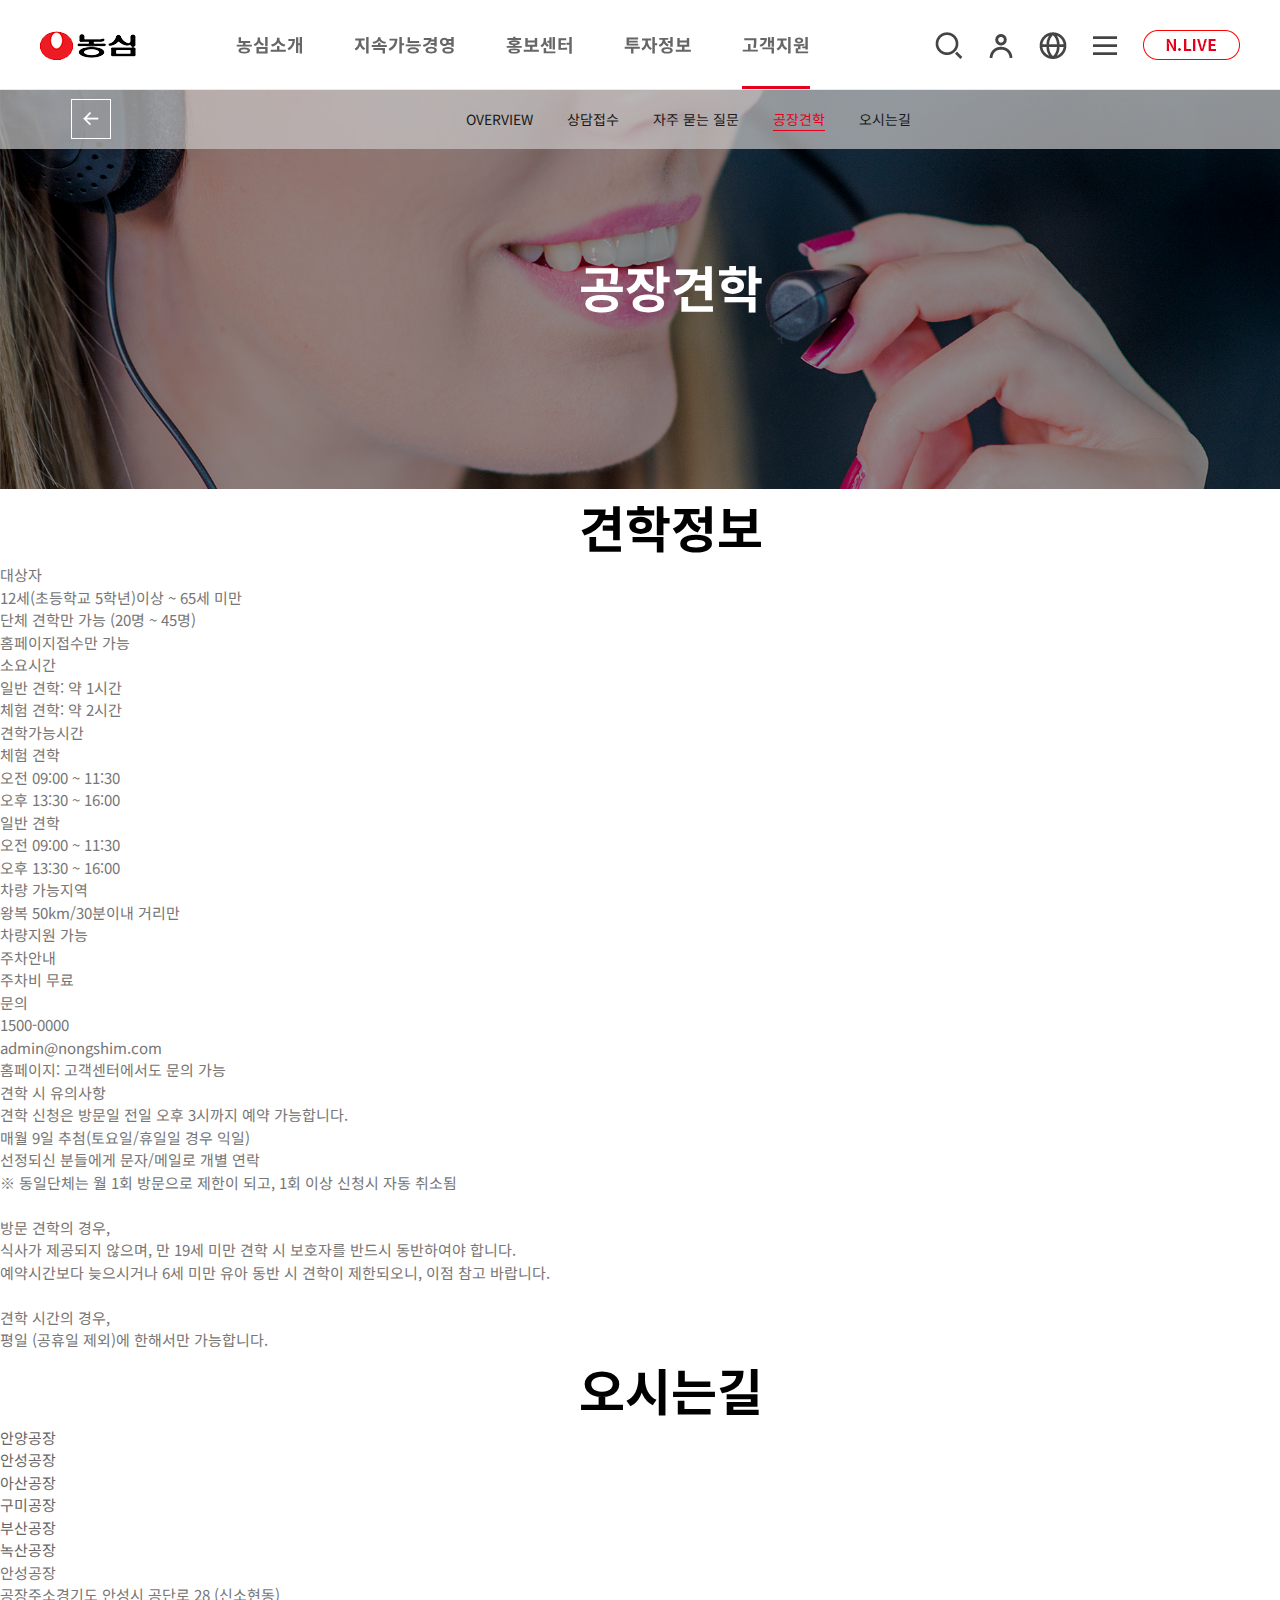
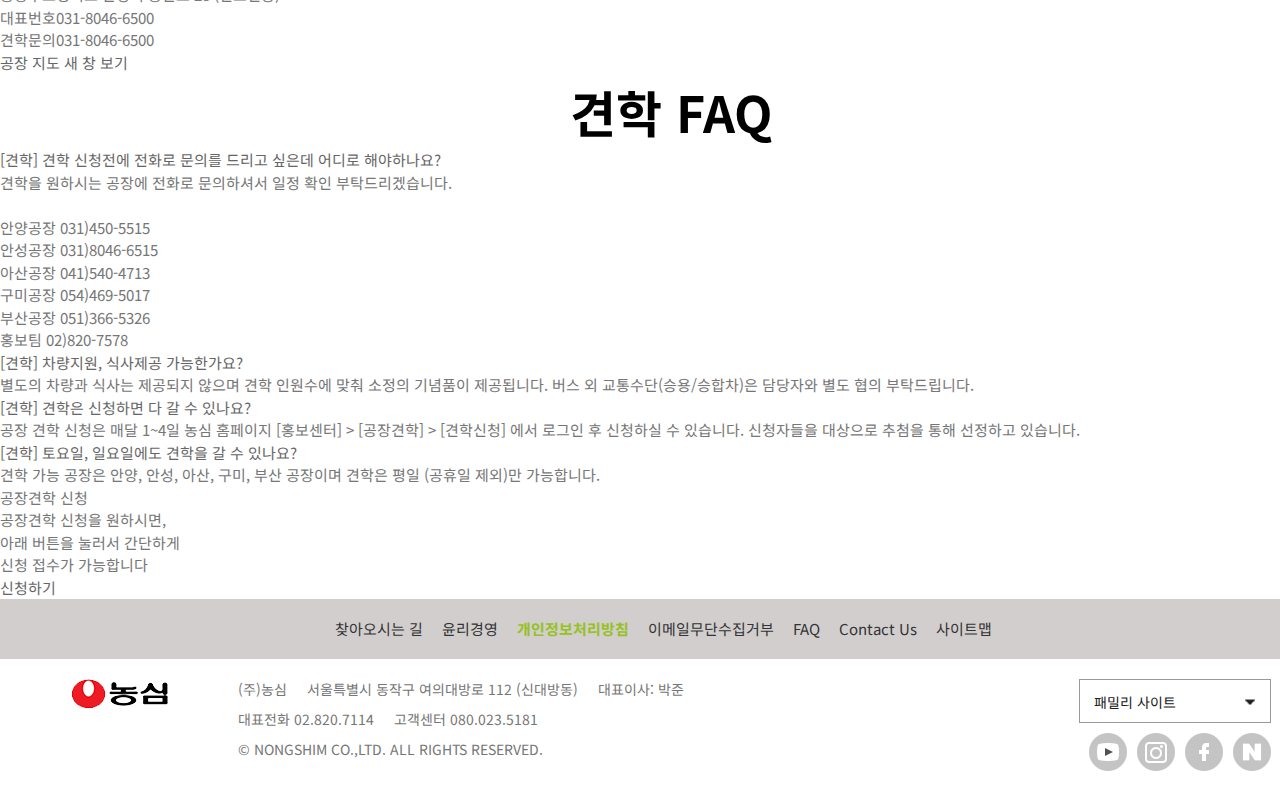
<file: factory_trip_anseong.html>
<!DOCTYPE html>
<html lang="ko">
<head>
    <meta charset="UTF-8">
    <meta name="viewport" content="width=1342">
    <meta property="og:type" content="website">
    <meta property="og:title" content="농심 Nongshim">
    <meta property="og:description" content="행복한 가치, 인생을 맛있게 농심! | 고객지원부터 상담까지!">
    <meta property="og:image" content="http://knom1224.dothome.co.kr/nongshim/og_img/servicecenter_og.png">
    <meta property="og:url" content="http://knom1224.dothome.co.kr/nongshim/servicecenter.html">
    <link rel="shortcut icon" href="favicon.ico?v=1">
    <title>농심 | 고객지원 OVERVIEW</title>
    <link href="https://fonts.googleapis.com/css2?family=Noto+Sans+KR:wght@400;500;700&display=swap" rel="stylesheet">
    <link rel="stylesheet" href="css/swiper.min.css">
    <link rel="stylesheet" href="css/common.css">
    <script src="https://ajax.googleapis.com/ajax/libs/jquery/3.5.1/jquery.min.js"></script>
    <script type="text/javascript" src="//dapi.kakao.com/v2/maps/sdk.js?appkey=087f96afdd4916ee11707da0adacb075"></script>
    <!-- <script src="js/map.js"></script> -->
    <script src="js/swiper.min.js"></script>
    <script src="js/ui_common.js"></script>
</head>
<body>
    <div id="wrap">
        <div id="skipNavi">
            <a href="#container">본문바로가기</a>
        </div>
        <header id="header">
            <!-- 검색영역 시작-->
            <div class="search_zone">
                <div class="inner">
                    <div class="search_wrap">
                        <input type="text" placeholder="검색어를 입력해주세요">
                        <button class="search_close_btn">검색창 닫기</button>
                    </div>
                </div>
            </div>
            <!-- 검색영역 끝-->
            <div class="inner">
                <h1 class="logo"><a href="index.html"><img src="images/logo.png" alt="농심"></a></h1>
                <!-- gnb 영역 시작 -->
                <ul class="gnb">
                    <li>
                        <a href="#">농심소개</a>
                        <ul class="depth2">
                            <li><a href="#">OVERVIEW</a></li>
                            <li><a href="#">경영이념</a></li>
                            <li><a href="#">연혁</a></li>
                            <li><a href="#">세계속의 농심</a></li>
                            <li><a href="#">CI소개</a></li>
                            <li><a href="#">농심그룹</a></li>
                        </ul>
                    </li>
                    <li>
                        <a href="#">지속가능경영</a>
                        <ul class="depth2">
                            <li><a href="#">OVERVIEW</a></li>
                            <li><a href="#">사회공헌</a></li>
                            <li><a href="#">환경ㆍ안전</a></li>
                            <li><a href="#">동반성장</a></li>
                            <li><a href="#">준법경영</a></li>
                            <li><a href="#">소비자중심경영</a></li>
                        </ul>
                    </li>
                    <li>
                        <a href="#">홍보센터</a>
                        <ul class="depth2">
                            <li><a href="#">OVERVIEW</a></li>
                            <li><a href="#">농시미 이벤트</a></li>
                            <li><a href="#">농심 소식</a></li>
                            <li><a href="#">사보 (N:ZIN)</a></li>
                            <li><a href="#">농심 TV</a></li>
                            <li><a href="#">N.서포터즈</a></li>
                            <li><a href="#">라면피디아</a></li>
                        </ul>
                    </li>
                    <li>
                        <a href="#">투자정보</a>
                        <ul class="depth2">
                            <li><a href="#">OVERVIEW</a></li>
                            <li><a href="#">주식에 관한 사항</a></li>
                            <li><a href="#">주가정보</a></li>
                            <li><a href="#">동반성장</a></li>
                            <li><a href="#">준법경영</a></li>
                        </ul>
                    </li>
                    <li class="active">
                        <a href="servicecenter.html">고객지원</a>
                        <ul class="depth2">
                            <li><a href="servicecenter.html">OVERVIEW</a></li>
                            <li><a href="#">상담접수</a></li>
                            <li><a href="#">자주 묻는 질문</a></li>
                            <li><a href="factory_trip.html">공장견학</a></li>
                            <li><a href="#">오시는길</a></li>
                        </ul>
                    </li>
                </ul>
                <ul class="util">
                    <li class="search_btn"><a href="#search_zone">검색</a></li>
                    <li class="user_btn"><a href="login.html">회원정보</a></li>
                    <li class="lang_btn">
                        <a href="#" onclick="return false">랭귀지</a>
                        <ul class="lang">
                            <li class="active"><a href="#">KR</a></li>
                            <li><a href="#" onclick="return false">EN</a></li>
                            <li><a href="#" onclick="return false">CN</a></li>
                            <li><a href="#" onclick="return false">JP</a></li>
                        </ul>
                    </li>
                    <li class="menu_btn"><a href="#">전체메뉴 열기</a></li>
                    <li class="nlive_btn"><a href="#">엔라이브</a></li>
                </ul>
                <div class="sitemap_wrap">
                    <div class="sitemap_wrap_bg">랜덤배경 영역</div>
                    <button type="button" class="close_btn">닫기 버튼</button>
                    <div class="sitemap_inner">
                        <ul class="sitemap">
                            <li>
                                <a href="#">농심소개</a>
                                <ul class="depth2">
                                    <li><a href="#">OVERVIEW</a></li>
                                    <li><a href="#">경영이념</a></li>
                                    <li><a href="#">연혁</a></li>
                                    <li><a href="#">세계속의 농심</a></li>
                                    <li><a href="#">CI소개</a></li>
                                    <li><a href="#">농심그룹</a></li>
                                </ul>
                            </li>
                            <li>
                                <a href="#">지속가능경영</a>
                                <ul class="depth2">
                                    <li><a href="#">OVERVIEW</a></li>
                                    <li><a href="#">사회공헌</a></li>
                                    <li><a href="#">환경ㆍ안전</a></li>
                                    <li><a href="#">동반성장</a></li>
                                    <li><a href="#">준법경영</a></li>
                                    <li><a href="#">소비자중심경영</a></li>
                                </ul>
                            </li>
                            <li>
                                <a href="#">홍보센터</a>
                                <ul class="depth2">
                                    <li><a href="#">OVERVIEW</a></li>
                                    <li><a href="#">농시미 이벤트</a></li>
                                    <li><a href="#">농심 소식</a></li>
                                    <li><a href="#">사보 (N:ZIN)</a></li>
                                    <li><a href="#">농심 TV</a></li>
                                    <li><a href="#">N.서포터즈</a></li>
                                    <li><a href="#">라면피디아</a></li>
                                </ul>
                            </li>
                            <li>
                                <a href="#">투자정보</a>
                                <ul class="depth2">
                                    <li><a href="#">OVERVIEW</a></li>
                                    <li><a href="#">주식에 관한 사항</a></li>
                                    <li><a href="#">주가정보</a></li>
                                    <li><a href="#">동반성장</a></li>
                                    <li><a href="#">준법경영</a></li>
                                </ul>
                            </li>
                            <li>
                                <a href="servicecenter.html">고객지원</a>
                                <ul class="depth2">
                                    <li><a href="servicecenter.html">OVERVIEW</a></li>
                                    <li><a href="#">상담접수</a></li>
                                    <li><a href="#">자주 묻는 질문</a></li>
                                    <li><a href="factory_trip.html">공장견학</a></li>
                                    <li><a href="#">오시는길</a></li>
                                </ul>
                            </li>
                            <li>
                                <a href="#">누들푸들</a>
                                <ul class="depth2">
                                    <li><a href="#">레시피</a></li>
                                    <li><a href="#">누들푸들 프렌즈</a></li>
                                    <li><a href="#">푸드 매거진</a></li>
                                    <li><a href="#">리뷰 플레이스</a></li>
                                    <li><a href="#">기타</a></li>
                                </ul>
                            </li>
                            <li>
                                <a href="#">N.LIVE</a>
                                <ul class="depth2">
                                    <li><a href="#">N.LIVE</a></li>
                                    <li><a href="#">FACEBOOK</a></li>
                                    <li><a href="#">INSTAGRAM</a></li>
                                    <li><a href="#">YOUTUBE</a></li>
                                    <li><a href="#">BLOG</a></li>
                                </ul>
                            </li>
                            <li>
                                <a href="#">농심채용</a>
                                <ul class="depth2">
                                    <li><a href="#">농심그룹</a></li>
                                    <li><a href="#">Meet농심</a></li>
                                    <li><a href="#">채용안내</a></li>
                                    <li><a href="#">지원현황</a></li>
                                </ul>
                            </li>
                            <li>
                                <a href="#">기타</a>
                                <ul class="depth2">
                                    <li><a href="#">개인정보 처리방침</a></li>
                                    <li><a href="#">이용약관</a></li>
                                    <li><a href="#">특약점 포탈</a></li>
                                    <li><a href="#">전자결제</a></li>
                                    <li><a href="#">증명서 조회</a></li>
                                </ul>
                            </li>
                        </ul>
                    </div>
                </div>
            </div>
        </header>
        <div id="container" class="sub_container factory_trip_container">
            <div class="lnb_wrap">
                <div class="sub_visual">
                    <ul class="lnb">
                        <li><a href="#" class="btn_back" onclick="history.back(); return false">뒤로가기</a></li>
                        <li><a href="#">OVERVIEW</a></li>
                        <li><a href="#">상담접수</a></li>
                        <li><a href="#">자주 묻는 질문</a></li>
                        <li class="active"><a href="factory_trip.html">공장견학</a></li>
                        <li><a href="#">오시는길</a></li>
                    </ul>
                    <div class="text_wrap">
                        <h2 class="sub_tit">공장견학</h2>
                    </div>
                </div>
            </div>
            <div class="factoty">
                <!-- 견학정보 -->
                <div class="factory_inner">
                    <div class="factory_info">
                        <h2 class="sub_tit">견학정보</h2>
                        <ul class="factory_info_list">
                            <li>
                                <div class="text_wrap">
                                <h3>대상자</h3>
                                    <p>
                                        12세(초등학교 5학년)이상 ~ 65세 미만<br>
                                        단체 견학만 가능 (20명 ~ 45명)<br>
                                        홈페이지접수만 가능
                                    </p>
                                </div>
                            </li>
                            <li>
                                <div class="text_wrap">
                                <h3>소요시간</h3>
                                    <p>
                                        일반 견학: 약 1시간<br>
                                        체험 견학: 약 2시간
                                    </p>
                                </div>
                            </li>
                            <li>
                                <div class="text_wrap">
                                <h3>견학가능시간</h3>
                                    <span>체험 견학</span>
                                    <p class="time">
                                        오전 09:00 ~ 11:30<br>
                                        오후 13:30 ~ 16:00
                                    </p>
                                    <span class="normal">일반 견학</span>
                                    <p class="time2">
                                        오전 09:00 ~ 11:30<br>
                                        오후 13:30 ~ 16:00
                                    </p>
                                </div>
                            </li>
                            <li>
                                <div class="text_wrap">
                                <h3>차량 가능지역</h3>
                                    <p>
                                        왕복 50km/30분이내 거리만<br>
                                        차량지원 가능
                                    </p>
                                </div>
                            </li>
                            <li>
                                <div class="text_wrap">
                                <h3>주차안내</h3>
                                    <p>
                                        주차비 무료
                                    </p>
                                </div>
                            </li>
                            <li>
                                <div class="text_wrap">
                                <h3>문의</h3>
                                    <p>
                                        1500-0000<br>
                                        admin@nongshim.com<br>
                                        홈페이지: 고객센터에서도 문의 가능
                                    </p>
                                </div>
                            </li>
                        </ul>
                        <div class="factory_caution_wrap clearfix">
                            <div class="factory_caution_visual"></div>
                            <div class="text_wrap">
                                <h3>견학 시 유의사항</h3>
                                <p>
                                    견학 신청은 방문일 <strong class="green">전일 오후 3시</strong>까지 예약 가능합니다.<br>
                                    <strong class="red">매월 9일 추첨(토요일/휴일일 경우 익일)</strong><br>
                                    선정되신 분들에게 문자/메일로 개별 연락<br>
                                    ※ 동일단체는 <strong class="green">월 1회 방문으로 제한</strong>이 되고, <strong class="green">1회 이상 신청시 자동 취소됨</strong><br>
                                    <br>
                                    방문 견학의 경우,<br>
                                    식사가 제공되지 않으며, 만 19세 미만 견학 시 <strong class="green">보호자를 반드시 동반</strong>하여야 합니다.<br>
                                    예약시간보다 늦으시거나 <strong class="green">6세 미만 유아 동반 시 견학이 제한</strong>되오니, 이점 참고 바랍니다.<br>
                                    <br>
                                    견학 시간의 경우,<br>
                                    <strong class="red">평일 (공휴일 제외)에 한해서만 가능합니다. </strong>
                                </p>
                            </div>
                        </div>
                    </div>
                </div>
                <!-- //  견학정보 -->
                <!-- 오시는 길 -->
                <div class="factory_location" id="factoryList1">
                    <div class="factory_inner">
                        <h2 class="sub_tit">오시는길</h2>
                        <ul class="factory_list">
                            <li><a href="factory_trip.html#factoryList0
                                ">안양공장</a></li>
                            <li class="active"><a href="factory_trip_anseong.html#factoryList1">안성공장</a></li>
                            <li><a href="factory_trip_asan.html#factoryList2">아산공장</a></li>
                            <li><a href="factory_trip_gumi.html#factoryList3">구미공장</a></li>
                            <li><a href="factory_trip_busan.html#factoryList4">부산공장</a></li>
                            <li><a href="factory_trip_noksan.html#factoryList5">녹산공장</a></li>
                        </ul>
                        <div class="map_wrap">
                            <div id="map">
                                <div class="info_window">
                                    <div class="text_wrap">
                                        <h3>안성공장</h3>
                                        <p><strong>공장주소</strong>경기도 안성시 공단로 28 (신소현동)</p>
                                        <p><strong>대표번호</strong>031-8046-6500</p>
                                        <p><strong>견학문의</strong>031-8046-6500</p>
                                        <a href="#" target="_blank" class="btn_map">공장 지도 새 창 보기</a>
                                    </div>
                                </div>
                            </div>
                        </div>
                    </div>
                </div>
                <!-- //  오시는 길 -->
                <!-- 공장견학 FAQ -->
                <div class="factory_faq">
                    <div class="factory_inner">
                        <h2 class="sub_tit">견학 FAQ</h2>
                        <ul class="faq_list">
                            <li>
                                <a href="#">[견학] 견학 신청전에 전화로 문의를 드리고 싶은데 어디로 해야하나요?</a>
                                <p>
                                    견학을 원하시는 공장에 전화로 문의하셔서 일정 확인 부탁드리겠습니다. <br>
                                    <br>
                                    안양공장 031)450-5515<br>
                                    안성공장 031)8046-6515<br>
                                    아산공장 041)540-4713<br>
                                    구미공장 054)469-5017<br>
                                    부산공장 051)366-5326 <br>
                                    홍보팀 02)820-7578
                                </p>
                            </li>
                            <li>
                                <a href="#">[견학] 차량지원, 식사제공 가능한가요?</a>
                                <p>별도의 차량과 식사는 제공되지 않으며 견학 인원수에 맞춰 소정의 기념품이 제공됩니다.
                                    버스 외 교통수단(승용/승합차)은 담당자와 별도 협의 부탁드립니다.</p>
                            </li>
                            <li>
                                <a href="#">[견학] 견학은 신청하면 다 갈 수 있나요?</a>
                                <p>공장 견학 신청은 매달 1~4일 농심 홈페이지 [홍보센터] > [공장견학] > [견학신청] 에서 로그인 후 신청하실 수 있습니다. 신청자들을 대상으로 추첨을 통해 선정하고 있습니다.</p>
                            </li>
                            <li>
                                <a href="#">[견학] 토요일, 일요일에도 견학을 갈 수 있나요?</a>
                                <p>견학 가능 공장은 안양, 안성, 아산, 구미, 부산 공장이며 견학은 평일 (공휴일 제외)만 가능합니다.</p>
                            </li>
                        </ul>
                    </div>
                </div>
                <!-- // 공장견학 FAQ -->
                <div class="factory_tour_app">
                    <div class="factory_inner">
                        <h2 class="sub_tit blind">공장견학신청</h2>
                        <div class="factory_tour_visual">
                            <div class="text_wrap">
                                <h3>공장견학 신청</h3>
                                <p>공장견학 신청을 원하시면,<br>
                                    아래 버튼을 눌러서 간단하게<br>
                                    신청 접수가 가능합니다</p>
                                <a href="#" class="btn_tour_app">신청하기</a>
                            </div>
                        </div>
                    </div>
                </div>
            </div>    
        </div>
        <footer id="footer" class="servicecenter_footer">
            <div class="top_footer">
                <div class="inner">
                    <ul class="link">
                        <li><a href="#">찾아오시는 길</a></li>
                        <li><a href="#">윤리경영</a></li>
                        <li class="green"><a href="#">개인정보처리방침</a></li>
                        <li><a href="#">이메일무단수집거부</a></li>
                        <li><a href="#">FAQ</a></li>
                        <li><a href="#">Contact Us</a></li>
                        <li><a href="#">사이트맵</a></li>
                    </ul>
                </div>
            </div>
            <div class="bottom_footer">
               <div class="inner clearfix">
                   <div class="footer_logo">
                       <img src="images/footer_logo.png" alt="footer영역 로고">
                   </div>
                   <ul class="info">
                       <li>(주)농심</li>
                       <li>서울특별시 동작구 여의대방로 112 (신대방동)</li>
                       <li>대표이사: 박준</li>
                       <li>대표전화 02.820.7114</li>
                       <li>고객센터 080.023.5181</li>
                       <li>©  NONGSHIM CO.,LTD. ALL RIGHTS RESERVED.</li>
                   </ul>
                   <div class="family_site">
                       <a href="#" class="fs_btn">패밀리 사이트</a>
                       <ul class="fs_list">
                           <li>그룹사</li>
                           <li><a href="#">농심홀딩스</a></li>
                           <li><a href="#">농심엔지니어링</a></li>
                           <li><a href="#">농심개발</a></li>
                           <li><a href="#">율촌화학</a></li>
                           <li><a href="#">메가마트</a></li>
                           <li><a href="#">태경농산</a></li>
                           <li><a href="#">NDS</a></li>
                           <li><a href="#">농심기획</a></li>
                           <li><a href="#">호텔농심</a></li>
                           <li><a href="#">농심미분</a></li>
                           <li><a href="#">율촌재단</a></li>
                           <li><a href="#">농심미국</a></li>
                           <li><a href="#">농심중국</a></li>
                           <li><a href="#">농심일본</a></li>
                           <li>브랜드</li>
                           <li><a href="#">새우깡</a></li>
                           <li><a href="#">신라면</a></li>
                           <li><a href="#">백산수</a></li>
                           <li><a href="#">코코이찌방야</a></li>
                           <li><a href="#">식문화연구</a></li>
                           <li><a href="#">식문화전문도서관</a></li>
                       </ul>
                   </div>
                   <ul class="sns_list">
                       <li class="youtube"><a href="https://www.youtube.com/user/nongshimPR?sub_confirmation=1" target="_blank">유튜브</a></li>
                       <li class="insta"><a href="https://www.instagram.com/nongshim/?hl=ko" target="_blank">인스타그램</a></li>
                       <li class="facebook"><a href="https://ko-kr.facebook.com/nongshim/" target="_blank">페이스북</a></li>
                       <li class="blog"><a href="https://blog.naver.com/nongshimblog" target="_blank">네이버블로그</a></li>
                   </ul>
               </div> 
            </div>
        </footer>
    </div>
</body>
<script>
    var container = document.getElementById('map');
		var options = {
			center: new kakao.maps.LatLng(37.01570202434286, 127.25105220080103),
            level: 3
		};
		var map = new kakao.maps.Map(container, options);

        var markerPosition  = new kakao.maps.LatLng(37.01590940146465, 127.2509910806306); 

        var marker = new kakao.maps.Marker({
            position: markerPosition
        });

        marker.setMap(map);
</script>
</html>
</file>
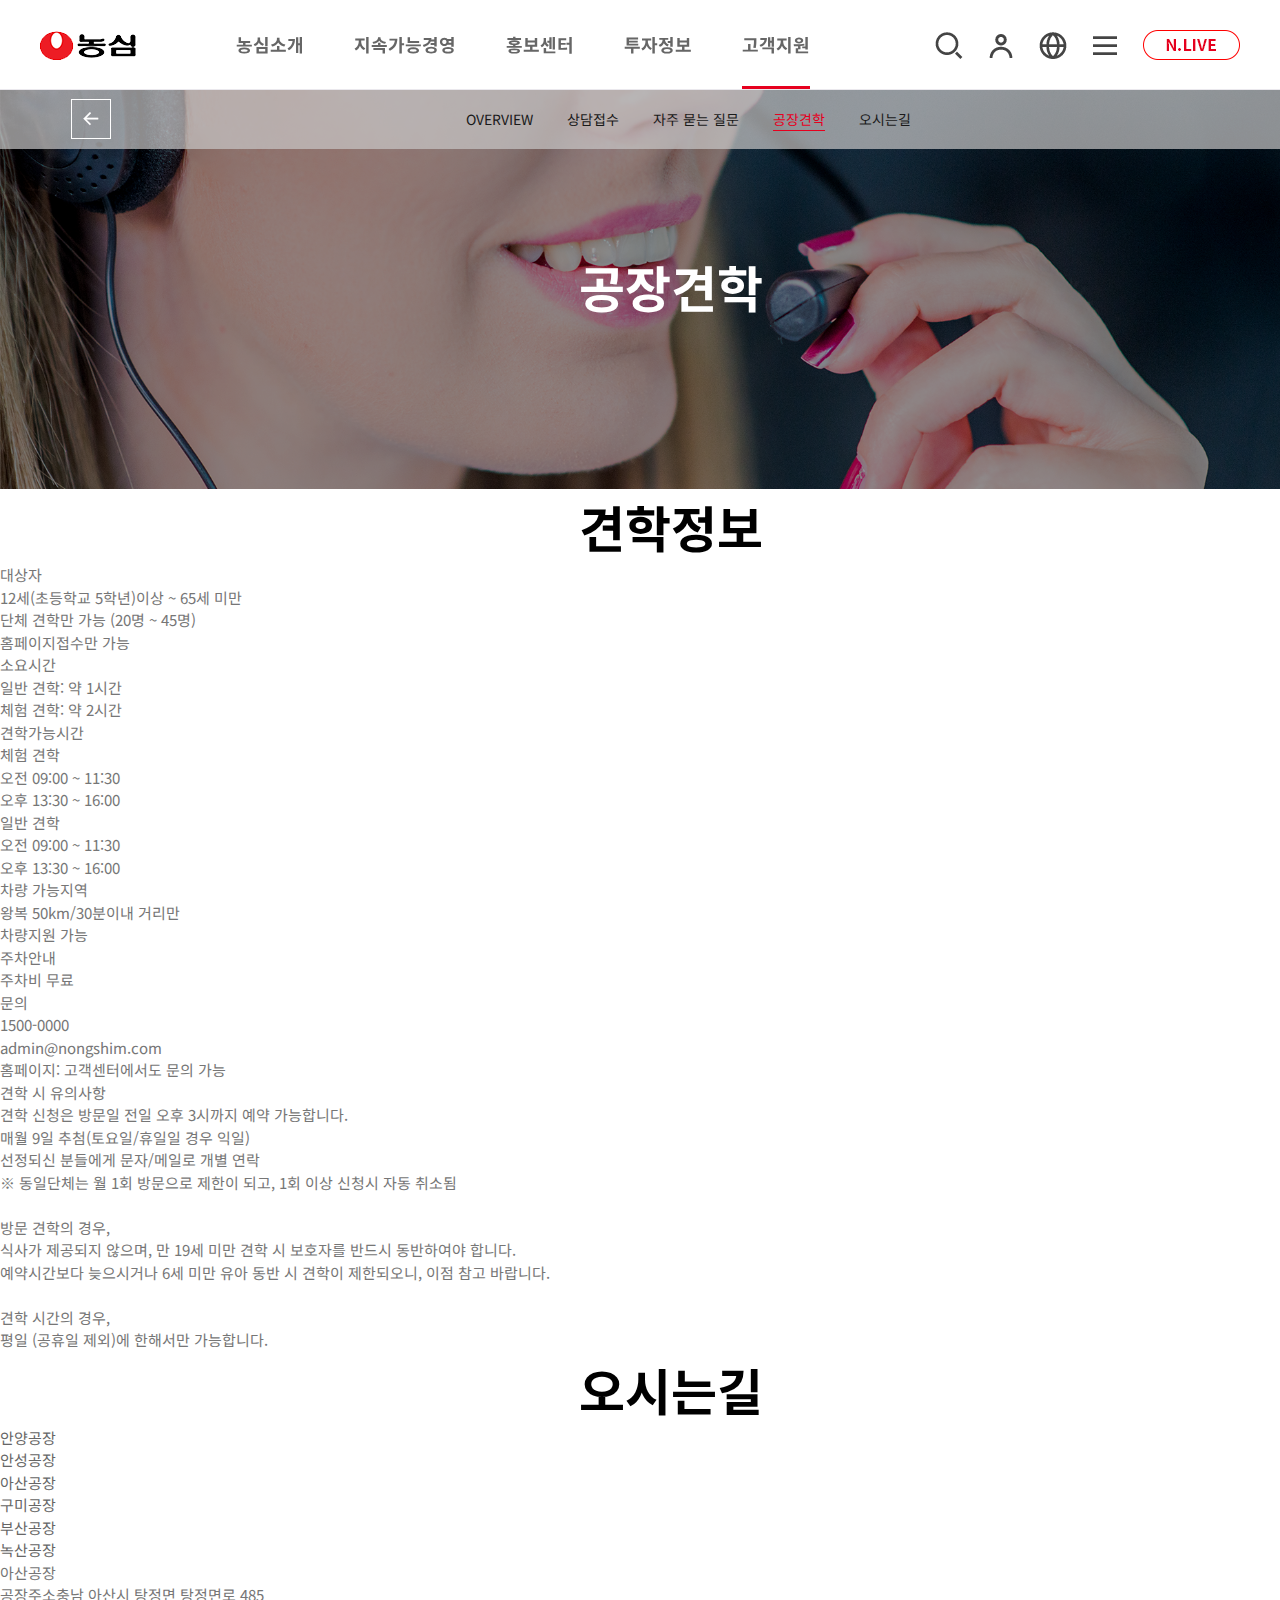
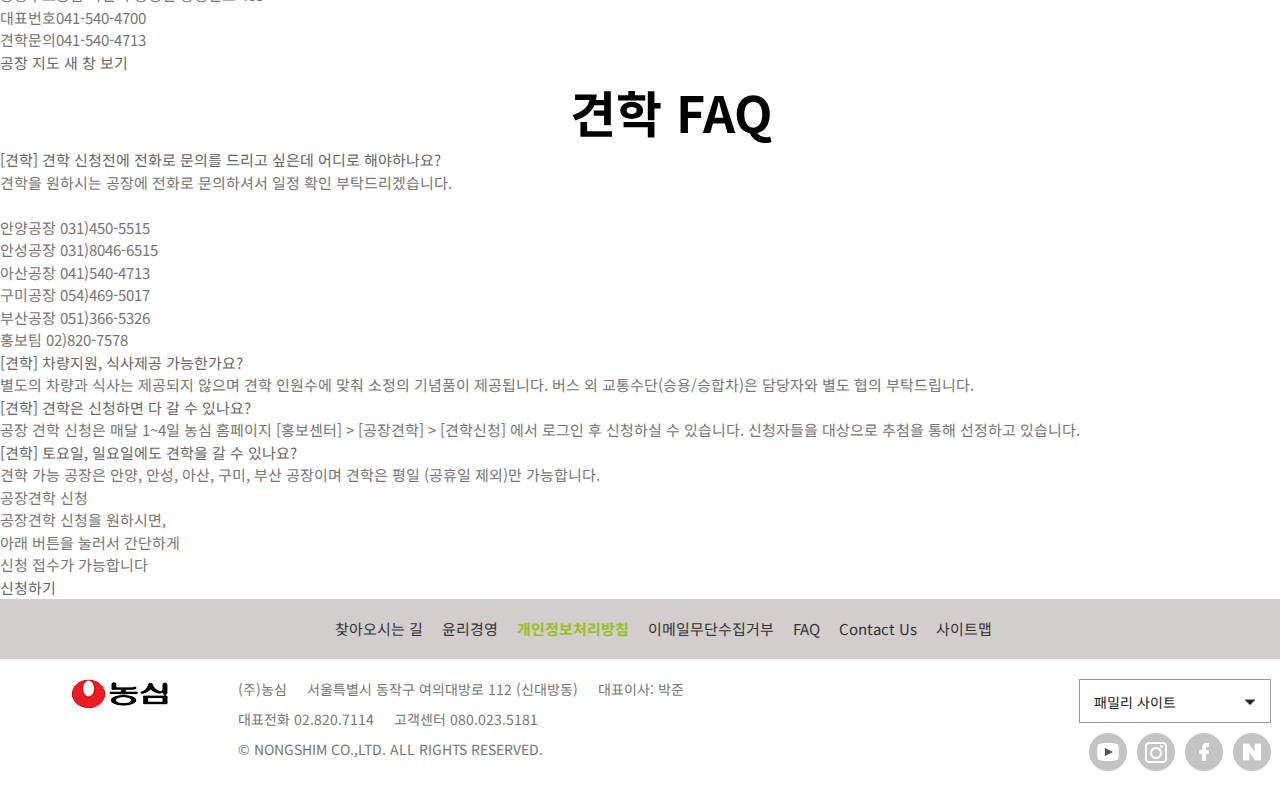
<file: factory_trip_asan.html>
<!DOCTYPE html>
<html lang="ko">
<head>
    <meta charset="UTF-8">
    <meta name="viewport" content="width=1342">
    <meta property="og:type" content="website">
    <meta property="og:title" content="농심 Nongshim">
    <meta property="og:description" content="행복한 가치, 인생을 맛있게 농심! | 고객지원부터 상담까지!">
    <meta property="og:image" content="http://knom1224.dothome.co.kr/nongshim/og_img/servicecenter_og.png">
    <meta property="og:url" content="http://knom1224.dothome.co.kr/nongshim/servicecenter.html">
    <link rel="shortcut icon" href="favicon.ico?v=1">
    <title>농심 | 고객지원 OVERVIEW</title>
    <link href="https://fonts.googleapis.com/css2?family=Noto+Sans+KR:wght@400;500;700&display=swap" rel="stylesheet">
    <link rel="stylesheet" href="css/swiper.min.css">
    <link rel="stylesheet" href="css/common.css">
    <script src="https://ajax.googleapis.com/ajax/libs/jquery/3.5.1/jquery.min.js"></script>
    <script type="text/javascript" src="//dapi.kakao.com/v2/maps/sdk.js?appkey=087f96afdd4916ee11707da0adacb075"></script>
    <!-- <script src="js/map.js"></script> -->
    <script src="js/swiper.min.js"></script>
    <script src="js/ui_common.js"></script>
</head>
<body>
    <div id="wrap">
        <div id="skipNavi">
            <a href="#container">본문바로가기</a>
        </div>
        <header id="header">
            <!-- 검색영역 시작-->
            <div class="search_zone">
                <div class="inner">
                    <div class="search_wrap">
                        <input type="text" placeholder="검색어를 입력해주세요">
                        <button class="search_close_btn">검색창 닫기</button>
                    </div>
                </div>
            </div>
            <!-- 검색영역 끝-->
            <div class="inner">
                <h1 class="logo"><a href="index.html"><img src="images/logo.png" alt="농심"></a></h1>
                <!-- gnb 영역 시작 -->
                <ul class="gnb">
                    <li>
                        <a href="#">농심소개</a>
                        <ul class="depth2">
                            <li><a href="#">OVERVIEW</a></li>
                            <li><a href="#">경영이념</a></li>
                            <li><a href="#">연혁</a></li>
                            <li><a href="#">세계속의 농심</a></li>
                            <li><a href="#">CI소개</a></li>
                            <li><a href="#">농심그룹</a></li>
                        </ul>
                    </li>
                    <li>
                        <a href="#">지속가능경영</a>
                        <ul class="depth2">
                            <li><a href="#">OVERVIEW</a></li>
                            <li><a href="#">사회공헌</a></li>
                            <li><a href="#">환경ㆍ안전</a></li>
                            <li><a href="#">동반성장</a></li>
                            <li><a href="#">준법경영</a></li>
                            <li><a href="#">소비자중심경영</a></li>
                        </ul>
                    </li>
                    <li>
                        <a href="#">홍보센터</a>
                        <ul class="depth2">
                            <li><a href="#">OVERVIEW</a></li>
                            <li><a href="#">농시미 이벤트</a></li>
                            <li><a href="#">농심 소식</a></li>
                            <li><a href="#">사보 (N:ZIN)</a></li>
                            <li><a href="#">농심 TV</a></li>
                            <li><a href="#">N.서포터즈</a></li>
                            <li><a href="#">라면피디아</a></li>
                        </ul>
                    </li>
                    <li>
                        <a href="#">투자정보</a>
                        <ul class="depth2">
                            <li><a href="#">OVERVIEW</a></li>
                            <li><a href="#">주식에 관한 사항</a></li>
                            <li><a href="#">주가정보</a></li>
                            <li><a href="#">동반성장</a></li>
                            <li><a href="#">준법경영</a></li>
                        </ul>
                    </li>
                    <li class="active">
                        <a href="servicecenter.html">고객지원</a>
                        <ul class="depth2">
                            <li><a href="servicecenter.html">OVERVIEW</a></li>
                            <li><a href="#">상담접수</a></li>
                            <li><a href="#">자주 묻는 질문</a></li>
                            <li><a href="factory_trip.html">공장견학</a></li>
                            <li><a href="#">오시는길</a></li>
                        </ul>
                    </li>
                </ul>
                <ul class="util">
                    <li class="search_btn"><a href="#search_zone">검색</a></li>
                    <li class="user_btn"><a href="login.html">회원정보</a></li>
                    <li class="lang_btn">
                        <a href="#" onclick="return false">랭귀지</a>
                        <ul class="lang">
                            <li class="active"><a href="#">KR</a></li>
                            <li><a href="#" onclick="return false">EN</a></li>
                            <li><a href="#" onclick="return false">CN</a></li>
                            <li><a href="#" onclick="return false">JP</a></li>
                        </ul>
                    </li>
                    <li class="menu_btn"><a href="#">전체메뉴 열기</a></li>
                    <li class="nlive_btn"><a href="#">엔라이브</a></li>
                </ul>
                <div class="sitemap_wrap">
                    <div class="sitemap_wrap_bg">랜덤배경 영역</div>
                    <button type="button" class="close_btn">닫기 버튼</button>
                    <div class="sitemap_inner">
                        <ul class="sitemap">
                            <li>
                                <a href="#">농심소개</a>
                                <ul class="depth2">
                                    <li><a href="#">OVERVIEW</a></li>
                                    <li><a href="#">경영이념</a></li>
                                    <li><a href="#">연혁</a></li>
                                    <li><a href="#">세계속의 농심</a></li>
                                    <li><a href="#">CI소개</a></li>
                                    <li><a href="#">농심그룹</a></li>
                                </ul>
                            </li>
                            <li>
                                <a href="#">지속가능경영</a>
                                <ul class="depth2">
                                    <li><a href="#">OVERVIEW</a></li>
                                    <li><a href="#">사회공헌</a></li>
                                    <li><a href="#">환경ㆍ안전</a></li>
                                    <li><a href="#">동반성장</a></li>
                                    <li><a href="#">준법경영</a></li>
                                    <li><a href="#">소비자중심경영</a></li>
                                </ul>
                            </li>
                            <li>
                                <a href="#">홍보센터</a>
                                <ul class="depth2">
                                    <li><a href="#">OVERVIEW</a></li>
                                    <li><a href="#">농시미 이벤트</a></li>
                                    <li><a href="#">농심 소식</a></li>
                                    <li><a href="#">사보 (N:ZIN)</a></li>
                                    <li><a href="#">농심 TV</a></li>
                                    <li><a href="#">N.서포터즈</a></li>
                                    <li><a href="#">라면피디아</a></li>
                                </ul>
                            </li>
                            <li>
                                <a href="#">투자정보</a>
                                <ul class="depth2">
                                    <li><a href="#">OVERVIEW</a></li>
                                    <li><a href="#">주식에 관한 사항</a></li>
                                    <li><a href="#">주가정보</a></li>
                                    <li><a href="#">동반성장</a></li>
                                    <li><a href="#">준법경영</a></li>
                                </ul>
                            </li>
                            <li>
                                <a href="servicecenter.html">고객지원</a>
                                <ul class="depth2">
                                    <li><a href="servicecenter.html">OVERVIEW</a></li>
                                    <li><a href="#">상담접수</a></li>
                                    <li><a href="#">자주 묻는 질문</a></li>
                                    <li><a href="factory_trip.html">공장견학</a></li>
                                    <li><a href="#">오시는길</a></li>
                                </ul>
                            </li>
                            <li>
                                <a href="#">누들푸들</a>
                                <ul class="depth2">
                                    <li><a href="#">레시피</a></li>
                                    <li><a href="#">누들푸들 프렌즈</a></li>
                                    <li><a href="#">푸드 매거진</a></li>
                                    <li><a href="#">리뷰 플레이스</a></li>
                                    <li><a href="#">기타</a></li>
                                </ul>
                            </li>
                            <li>
                                <a href="#">N.LIVE</a>
                                <ul class="depth2">
                                    <li><a href="#">N.LIVE</a></li>
                                    <li><a href="#">FACEBOOK</a></li>
                                    <li><a href="#">INSTAGRAM</a></li>
                                    <li><a href="#">YOUTUBE</a></li>
                                    <li><a href="#">BLOG</a></li>
                                </ul>
                            </li>
                            <li>
                                <a href="#">농심채용</a>
                                <ul class="depth2">
                                    <li><a href="#">농심그룹</a></li>
                                    <li><a href="#">Meet농심</a></li>
                                    <li><a href="#">채용안내</a></li>
                                    <li><a href="#">지원현황</a></li>
                                </ul>
                            </li>
                            <li>
                                <a href="#">기타</a>
                                <ul class="depth2">
                                    <li><a href="#">개인정보 처리방침</a></li>
                                    <li><a href="#">이용약관</a></li>
                                    <li><a href="#">특약점 포탈</a></li>
                                    <li><a href="#">전자결제</a></li>
                                    <li><a href="#">증명서 조회</a></li>
                                </ul>
                            </li>
                        </ul>
                    </div>
                </div>
            </div>
        </header>
        <div id="container" class="sub_container factory_trip_container">
            <div class="lnb_wrap">
                <div class="sub_visual">
                    <ul class="lnb">
                        <li><a href="#" class="btn_back" onclick="history.back(); return false">뒤로가기</a></li>
                        <li><a href="#">OVERVIEW</a></li>
                        <li><a href="#">상담접수</a></li>
                        <li><a href="#">자주 묻는 질문</a></li>
                        <li class="active"><a href="factory_trip.html">공장견학</a></li>
                        <li><a href="#">오시는길</a></li>
                    </ul>
                    <div class="text_wrap">
                        <h2 class="sub_tit">공장견학</h2>
                    </div>
                </div>
            </div>
            <div class="factoty">
                <!-- 견학정보 -->
                <div class="factory_inner">
                    <div class="factory_info">
                        <h2 class="sub_tit">견학정보</h2>
                        <ul class="factory_info_list">
                            <li>
                                <div class="text_wrap">
                                <h3>대상자</h3>
                                    <p>
                                        12세(초등학교 5학년)이상 ~ 65세 미만<br>
                                        단체 견학만 가능 (20명 ~ 45명)<br>
                                        홈페이지접수만 가능
                                    </p>
                                </div>
                            </li>
                            <li>
                                <div class="text_wrap">
                                <h3>소요시간</h3>
                                    <p>
                                        일반 견학: 약 1시간<br>
                                        체험 견학: 약 2시간
                                    </p>
                                </div>
                            </li>
                            <li>
                                <div class="text_wrap">
                                <h3>견학가능시간</h3>
                                    <span>체험 견학</span>
                                    <p class="time">
                                        오전 09:00 ~ 11:30<br>
                                        오후 13:30 ~ 16:00
                                    </p>
                                    <span class="normal">일반 견학</span>
                                    <p class="time2">
                                        오전 09:00 ~ 11:30<br>
                                        오후 13:30 ~ 16:00
                                    </p>
                                </div>
                            </li>
                            <li>
                                <div class="text_wrap">
                                <h3>차량 가능지역</h3>
                                    <p>
                                        왕복 50km/30분이내 거리만<br>
                                        차량지원 가능
                                    </p>
                                </div>
                            </li>
                            <li>
                                <div class="text_wrap">
                                <h3>주차안내</h3>
                                    <p>
                                        주차비 무료
                                    </p>
                                </div>
                            </li>
                            <li>
                                <div class="text_wrap">
                                <h3>문의</h3>
                                    <p>
                                        1500-0000<br>
                                        admin@nongshim.com<br>
                                        홈페이지: 고객센터에서도 문의 가능
                                    </p>
                                </div>
                            </li>
                        </ul>
                        <div class="factory_caution_wrap clearfix">
                            <div class="factory_caution_visual"></div>
                            <div class="text_wrap">
                                <h3>견학 시 유의사항</h3>
                                <p>
                                    견학 신청은 방문일 <strong class="green">전일 오후 3시</strong>까지 예약 가능합니다.<br>
                                    <strong class="red">매월 9일 추첨(토요일/휴일일 경우 익일)</strong><br>
                                    선정되신 분들에게 문자/메일로 개별 연락<br>
                                    ※ 동일단체는 <strong class="green">월 1회 방문으로 제한</strong>이 되고, <strong class="green">1회 이상 신청시 자동 취소됨</strong><br>
                                    <br>
                                    방문 견학의 경우,<br>
                                    식사가 제공되지 않으며, 만 19세 미만 견학 시 <strong class="green">보호자를 반드시 동반</strong>하여야 합니다.<br>
                                    예약시간보다 늦으시거나 <strong class="green">6세 미만 유아 동반 시 견학이 제한</strong>되오니, 이점 참고 바랍니다.<br>
                                    <br>
                                    견학 시간의 경우,<br>
                                    <strong class="red">평일 (공휴일 제외)에 한해서만 가능합니다. </strong>
                                </p>
                            </div>
                        </div>
                    </div>
                </div>
                <!-- //  견학정보 -->
                <!-- 오시는 길 -->
                <div class="factory_location" id="factoryList2">
                    <div class="factory_inner">
                        <h2 class="sub_tit">오시는길</h2>
                        <ul class="factory_list">
                            <li><a href="factory_trip.html#factoryList0
                                ">안양공장</a></li>
                            <li><a href="factory_trip_anseong.html#factoryList1">안성공장</a></li>
                            <li class="active"><a href="factory_trip_asan.html#factoryList2">아산공장</a></li>
                            <li><a href="factory_trip_gumi.html#factoryList3">구미공장</a></li>
                            <li><a href="factory_trip_busan.html#factoryList4">부산공장</a></li>
                            <li><a href="factory_trip_noksan.html#factoryList5">녹산공장</a></li>
                        </ul>
                        <div class="map_wrap">
                            <div id="map">
                                <div class="info_window">
                                    <div class="text_wrap">
                                        <h3>아산공장</h3>
                                        <p><strong>공장주소</strong>충남 아산시 탕정면 탕정면로 485</p>
                                        <p><strong>대표번호</strong>041-540-4700</p>
                                        <p><strong>견학문의</strong>041-540-4713</p>
                                        <a href="#" target="_blank" class="btn_map">공장 지도 새 창 보기</a>
                                    </div>
                                </div>
                            </div>
                        </div>
                    </div>
                </div>
                <!-- //  오시는 길 -->
                <!-- 공장견학 FAQ -->
                <div class="factory_faq">
                    <div class="factory_inner">
                        <h2 class="sub_tit">견학 FAQ</h2>
                        <ul class="faq_list">
                            <li>
                                <a href="#">[견학] 견학 신청전에 전화로 문의를 드리고 싶은데 어디로 해야하나요?</a>
                                <p>
                                    견학을 원하시는 공장에 전화로 문의하셔서 일정 확인 부탁드리겠습니다. <br>
                                    <br>
                                    안양공장 031)450-5515<br>
                                    안성공장 031)8046-6515<br>
                                    아산공장 041)540-4713<br>
                                    구미공장 054)469-5017<br>
                                    부산공장 051)366-5326 <br>
                                    홍보팀 02)820-7578
                                </p>
                            </li>
                            <li>
                                <a href="#">[견학] 차량지원, 식사제공 가능한가요?</a>
                                <p>별도의 차량과 식사는 제공되지 않으며 견학 인원수에 맞춰 소정의 기념품이 제공됩니다.
                                    버스 외 교통수단(승용/승합차)은 담당자와 별도 협의 부탁드립니다.</p>
                            </li>
                            <li>
                                <a href="#">[견학] 견학은 신청하면 다 갈 수 있나요?</a>
                                <p>공장 견학 신청은 매달 1~4일 농심 홈페이지 [홍보센터] > [공장견학] > [견학신청] 에서 로그인 후 신청하실 수 있습니다. 신청자들을 대상으로 추첨을 통해 선정하고 있습니다.</p>
                            </li>
                            <li>
                                <a href="#">[견학] 토요일, 일요일에도 견학을 갈 수 있나요?</a>
                                <p>견학 가능 공장은 안양, 안성, 아산, 구미, 부산 공장이며 견학은 평일 (공휴일 제외)만 가능합니다.</p>
                            </li>
                        </ul>
                    </div>
                </div>
                <!-- // 공장견학 FAQ -->
                <div class="factory_tour_app">
                    <div class="factory_inner">
                        <h2 class="sub_tit blind">공장견학신청</h2>
                        <div class="factory_tour_visual">
                            <div class="text_wrap">
                                <h3>공장견학 신청</h3>
                                <p>공장견학 신청을 원하시면,<br>
                                    아래 버튼을 눌러서 간단하게<br>
                                    신청 접수가 가능합니다</p>
                                <a href="#" class="btn_tour_app">신청하기</a>
                            </div>
                        </div>
                    </div>
                </div>
            </div>    
        </div>
        <footer id="footer" class="servicecenter_footer">
            <div class="top_footer">
                <div class="inner">
                    <ul class="link">
                        <li><a href="#">찾아오시는 길</a></li>
                        <li><a href="#">윤리경영</a></li>
                        <li class="green"><a href="#">개인정보처리방침</a></li>
                        <li><a href="#">이메일무단수집거부</a></li>
                        <li><a href="#">FAQ</a></li>
                        <li><a href="#">Contact Us</a></li>
                        <li><a href="#">사이트맵</a></li>
                    </ul>
                </div>
            </div>
            <div class="bottom_footer">
               <div class="inner clearfix">
                   <div class="footer_logo">
                       <img src="images/footer_logo.png" alt="footer영역 로고">
                   </div>
                   <ul class="info">
                       <li>(주)농심</li>
                       <li>서울특별시 동작구 여의대방로 112 (신대방동)</li>
                       <li>대표이사: 박준</li>
                       <li>대표전화 02.820.7114</li>
                       <li>고객센터 080.023.5181</li>
                       <li>©  NONGSHIM CO.,LTD. ALL RIGHTS RESERVED.</li>
                   </ul>
                   <div class="family_site">
                       <a href="#" class="fs_btn">패밀리 사이트</a>
                       <ul class="fs_list">
                           <li>그룹사</li>
                           <li><a href="#">농심홀딩스</a></li>
                           <li><a href="#">농심엔지니어링</a></li>
                           <li><a href="#">농심개발</a></li>
                           <li><a href="#">율촌화학</a></li>
                           <li><a href="#">메가마트</a></li>
                           <li><a href="#">태경농산</a></li>
                           <li><a href="#">NDS</a></li>
                           <li><a href="#">농심기획</a></li>
                           <li><a href="#">호텔농심</a></li>
                           <li><a href="#">농심미분</a></li>
                           <li><a href="#">율촌재단</a></li>
                           <li><a href="#">농심미국</a></li>
                           <li><a href="#">농심중국</a></li>
                           <li><a href="#">농심일본</a></li>
                           <li>브랜드</li>
                           <li><a href="#">새우깡</a></li>
                           <li><a href="#">신라면</a></li>
                           <li><a href="#">백산수</a></li>
                           <li><a href="#">코코이찌방야</a></li>
                           <li><a href="#">식문화연구</a></li>
                           <li><a href="#">식문화전문도서관</a></li>
                       </ul>
                   </div>
                   <ul class="sns_list">
                       <li class="youtube"><a href="https://www.youtube.com/user/nongshimPR?sub_confirmation=1" target="_blank">유튜브</a></li>
                       <li class="insta"><a href="https://www.instagram.com/nongshim/?hl=ko" target="_blank">인스타그램</a></li>
                       <li class="facebook"><a href="https://ko-kr.facebook.com/nongshim/" target="_blank">페이스북</a></li>
                       <li class="blog"><a href="https://blog.naver.com/nongshimblog" target="_blank">네이버블로그</a></li>
                   </ul>
               </div> 
            </div>
        </footer>
    </div>
</body>
<script>
    var container = document.getElementById('map');
		var options = {
			center: new kakao.maps.LatLng(36.827988066364675, 127.0895957822984),
            level: 3
		};
		var map = new kakao.maps.Map(container, options);

        var markerPosition  = new kakao.maps.LatLng(36.82824035954933, 127.08961849510078); 

        var marker = new kakao.maps.Marker({
            position: markerPosition
        });

        marker.setMap(map);
</script>
</html>
</file>
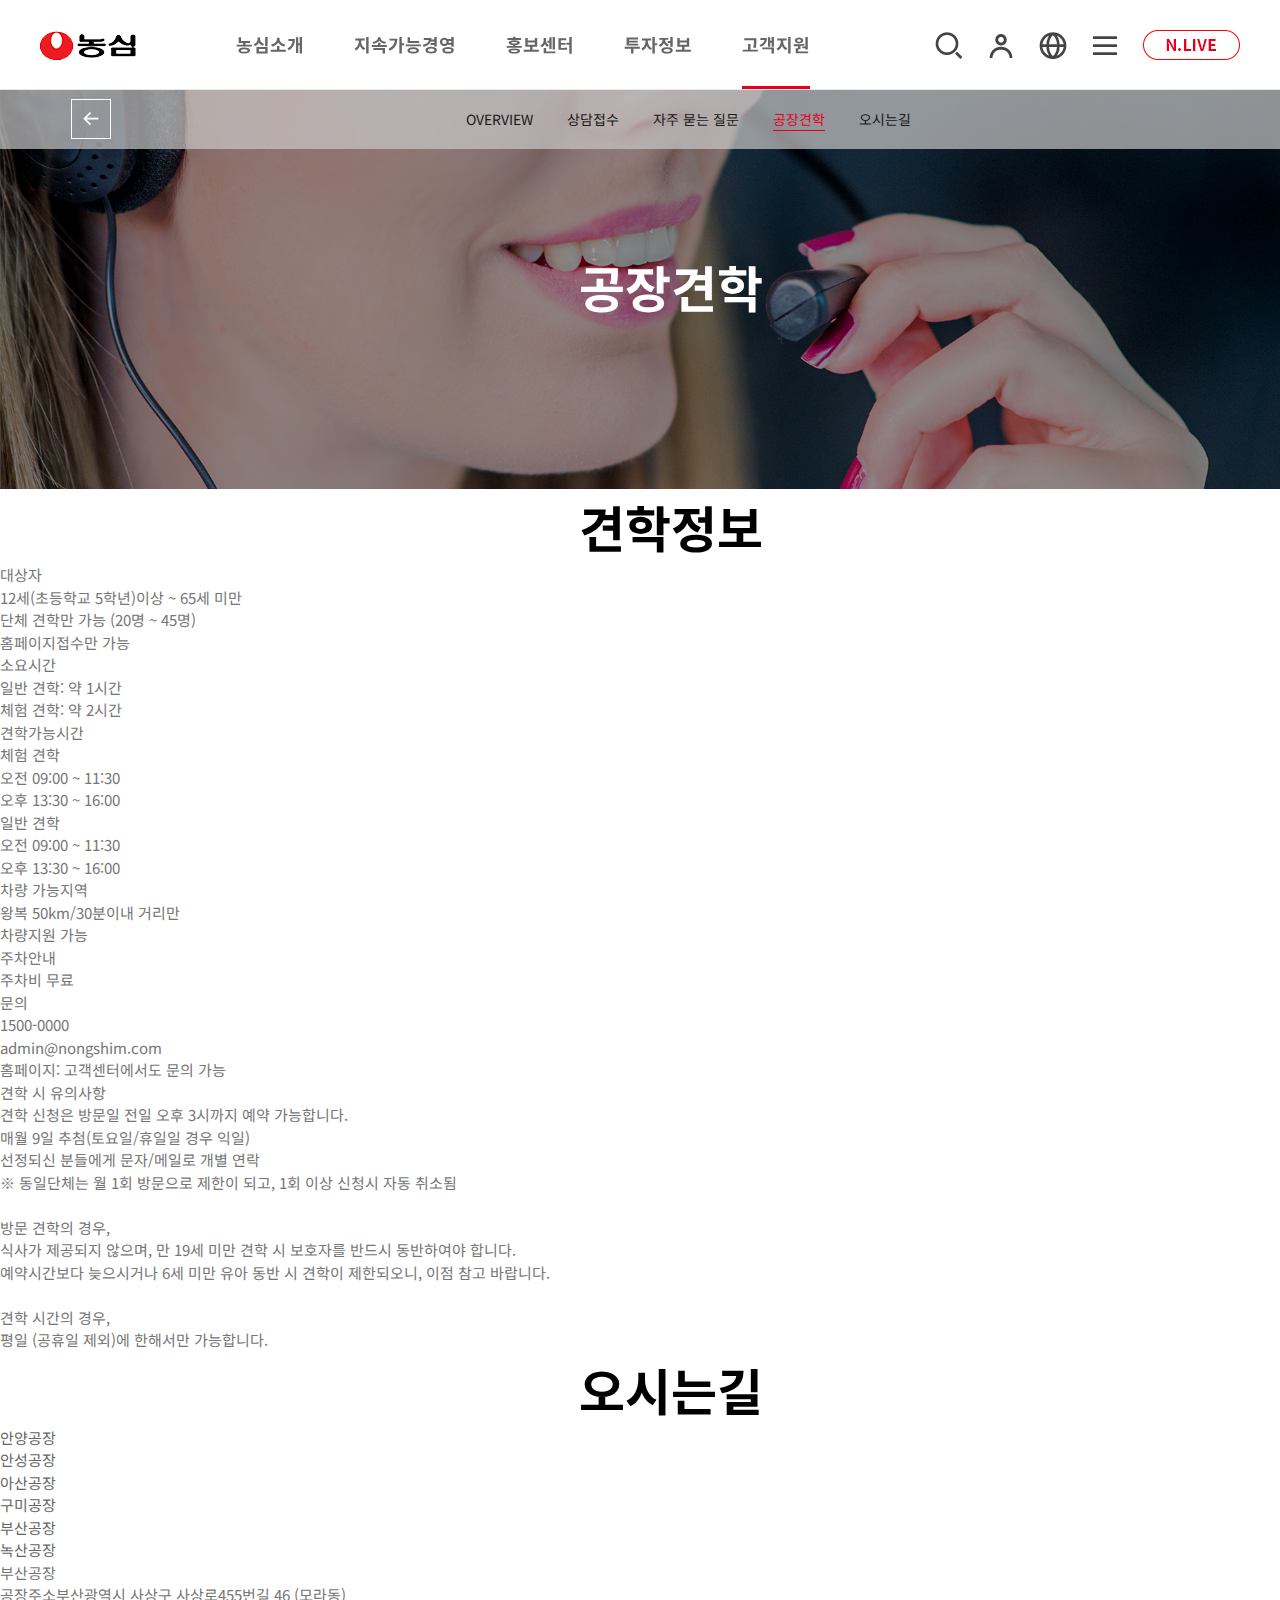
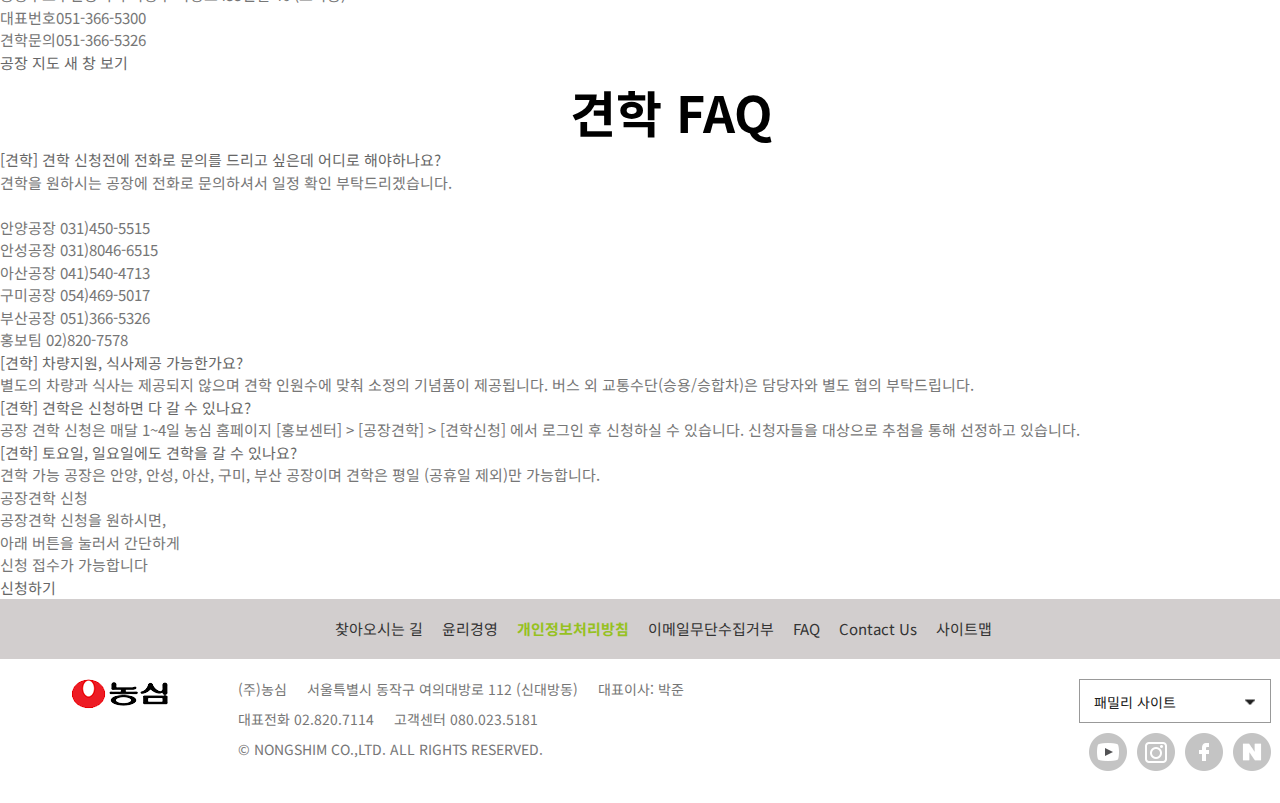
<file: factory_trip_busan.html>
<!DOCTYPE html>
<html lang="ko">
<head>
    <meta charset="UTF-8">
    <meta name="viewport" content="width=1342">
    <meta property="og:type" content="website">
    <meta property="og:title" content="농심 Nongshim">
    <meta property="og:description" content="행복한 가치, 인생을 맛있게 농심! | 고객지원부터 상담까지!">
    <meta property="og:image" content="http://knom1224.dothome.co.kr/nongshim/og_img/servicecenter_og.png">
    <meta property="og:url" content="http://knom1224.dothome.co.kr/nongshim/servicecenter.html">
    <link rel="shortcut icon" href="favicon.ico?v=1">
    <title>농심 | 고객지원 OVERVIEW</title>
    <link href="https://fonts.googleapis.com/css2?family=Noto+Sans+KR:wght@400;500;700&display=swap" rel="stylesheet">
    <link rel="stylesheet" href="css/swiper.min.css">
    <link rel="stylesheet" href="css/common.css">
    <script src="https://ajax.googleapis.com/ajax/libs/jquery/3.5.1/jquery.min.js"></script>
    <script type="text/javascript" src="//dapi.kakao.com/v2/maps/sdk.js?appkey=087f96afdd4916ee11707da0adacb075"></script>
    <!-- <script src="js/map.js"></script> -->
    <script src="js/swiper.min.js"></script>
    <script src="js/ui_common.js"></script>
</head>
<body>
    <div id="wrap">
        <div id="skipNavi">
            <a href="#container">본문바로가기</a>
        </div>
        <header id="header">
            <!-- 검색영역 시작-->
            <div class="search_zone">
                <div class="inner">
                    <div class="search_wrap">
                        <input type="text" placeholder="검색어를 입력해주세요">
                        <button class="search_close_btn">검색창 닫기</button>
                    </div>
                </div>
            </div>
            <!-- 검색영역 끝-->
            <div class="inner">
                <h1 class="logo"><a href="index.html"><img src="images/logo.png" alt="농심"></a></h1>
                <!-- gnb 영역 시작 -->
                <ul class="gnb">
                    <li>
                        <a href="#">농심소개</a>
                        <ul class="depth2">
                            <li><a href="#">OVERVIEW</a></li>
                            <li><a href="#">경영이념</a></li>
                            <li><a href="#">연혁</a></li>
                            <li><a href="#">세계속의 농심</a></li>
                            <li><a href="#">CI소개</a></li>
                            <li><a href="#">농심그룹</a></li>
                        </ul>
                    </li>
                    <li>
                        <a href="#">지속가능경영</a>
                        <ul class="depth2">
                            <li><a href="#">OVERVIEW</a></li>
                            <li><a href="#">사회공헌</a></li>
                            <li><a href="#">환경ㆍ안전</a></li>
                            <li><a href="#">동반성장</a></li>
                            <li><a href="#">준법경영</a></li>
                            <li><a href="#">소비자중심경영</a></li>
                        </ul>
                    </li>
                    <li>
                        <a href="#">홍보센터</a>
                        <ul class="depth2">
                            <li><a href="#">OVERVIEW</a></li>
                            <li><a href="#">농시미 이벤트</a></li>
                            <li><a href="#">농심 소식</a></li>
                            <li><a href="#">사보 (N:ZIN)</a></li>
                            <li><a href="#">농심 TV</a></li>
                            <li><a href="#">N.서포터즈</a></li>
                            <li><a href="#">라면피디아</a></li>
                        </ul>
                    </li>
                    <li>
                        <a href="#">투자정보</a>
                        <ul class="depth2">
                            <li><a href="#">OVERVIEW</a></li>
                            <li><a href="#">주식에 관한 사항</a></li>
                            <li><a href="#">주가정보</a></li>
                            <li><a href="#">동반성장</a></li>
                            <li><a href="#">준법경영</a></li>
                        </ul>
                    </li>
                    <li class="active">
                        <a href="servicecenter.html">고객지원</a>
                        <ul class="depth2">
                            <li><a href="servicecenter.html">OVERVIEW</a></li>
                            <li><a href="#">상담접수</a></li>
                            <li><a href="#">자주 묻는 질문</a></li>
                            <li><a href="factory_trip.html">공장견학</a></li>
                            <li><a href="#">오시는길</a></li>
                        </ul>
                    </li>
                </ul>
                <ul class="util">
                    <li class="search_btn"><a href="#search_zone">검색</a></li>
                    <li class="user_btn"><a href="login.html">회원정보</a></li>
                    <li class="lang_btn">
                        <a href="#" onclick="return false">랭귀지</a>
                        <ul class="lang">
                            <li class="active"><a href="#">KR</a></li>
                            <li><a href="#" onclick="return false">EN</a></li>
                            <li><a href="#" onclick="return false">CN</a></li>
                            <li><a href="#" onclick="return false">JP</a></li>
                        </ul>
                    </li>
                    <li class="menu_btn"><a href="#">전체메뉴 열기</a></li>
                    <li class="nlive_btn"><a href="#">엔라이브</a></li>
                </ul>
                <div class="sitemap_wrap">
                    <div class="sitemap_wrap_bg">랜덤배경 영역</div>
                    <button type="button" class="close_btn">닫기 버튼</button>
                    <div class="sitemap_inner">
                        <ul class="sitemap">
                            <li>
                                <a href="#">농심소개</a>
                                <ul class="depth2">
                                    <li><a href="#">OVERVIEW</a></li>
                                    <li><a href="#">경영이념</a></li>
                                    <li><a href="#">연혁</a></li>
                                    <li><a href="#">세계속의 농심</a></li>
                                    <li><a href="#">CI소개</a></li>
                                    <li><a href="#">농심그룹</a></li>
                                </ul>
                            </li>
                            <li>
                                <a href="#">지속가능경영</a>
                                <ul class="depth2">
                                    <li><a href="#">OVERVIEW</a></li>
                                    <li><a href="#">사회공헌</a></li>
                                    <li><a href="#">환경ㆍ안전</a></li>
                                    <li><a href="#">동반성장</a></li>
                                    <li><a href="#">준법경영</a></li>
                                    <li><a href="#">소비자중심경영</a></li>
                                </ul>
                            </li>
                            <li>
                                <a href="#">홍보센터</a>
                                <ul class="depth2">
                                    <li><a href="#">OVERVIEW</a></li>
                                    <li><a href="#">농시미 이벤트</a></li>
                                    <li><a href="#">농심 소식</a></li>
                                    <li><a href="#">사보 (N:ZIN)</a></li>
                                    <li><a href="#">농심 TV</a></li>
                                    <li><a href="#">N.서포터즈</a></li>
                                    <li><a href="#">라면피디아</a></li>
                                </ul>
                            </li>
                            <li>
                                <a href="#">투자정보</a>
                                <ul class="depth2">
                                    <li><a href="#">OVERVIEW</a></li>
                                    <li><a href="#">주식에 관한 사항</a></li>
                                    <li><a href="#">주가정보</a></li>
                                    <li><a href="#">동반성장</a></li>
                                    <li><a href="#">준법경영</a></li>
                                </ul>
                            </li>
                            <li>
                                <a href="servicecenter.html">고객지원</a>
                                <ul class="depth2">
                                    <li><a href="servicecenter.html">OVERVIEW</a></li>
                                    <li><a href="#">상담접수</a></li>
                                    <li><a href="#">자주 묻는 질문</a></li>
                                    <li><a href="factory_trip.html">공장견학</a></li>
                                    <li><a href="#">오시는길</a></li>
                                </ul>
                            </li>
                            <li>
                                <a href="#">누들푸들</a>
                                <ul class="depth2">
                                    <li><a href="#">레시피</a></li>
                                    <li><a href="#">누들푸들 프렌즈</a></li>
                                    <li><a href="#">푸드 매거진</a></li>
                                    <li><a href="#">리뷰 플레이스</a></li>
                                    <li><a href="#">기타</a></li>
                                </ul>
                            </li>
                            <li>
                                <a href="#">N.LIVE</a>
                                <ul class="depth2">
                                    <li><a href="#">N.LIVE</a></li>
                                    <li><a href="#">FACEBOOK</a></li>
                                    <li><a href="#">INSTAGRAM</a></li>
                                    <li><a href="#">YOUTUBE</a></li>
                                    <li><a href="#">BLOG</a></li>
                                </ul>
                            </li>
                            <li>
                                <a href="#">농심채용</a>
                                <ul class="depth2">
                                    <li><a href="#">농심그룹</a></li>
                                    <li><a href="#">Meet농심</a></li>
                                    <li><a href="#">채용안내</a></li>
                                    <li><a href="#">지원현황</a></li>
                                </ul>
                            </li>
                            <li>
                                <a href="#">기타</a>
                                <ul class="depth2">
                                    <li><a href="#">개인정보 처리방침</a></li>
                                    <li><a href="#">이용약관</a></li>
                                    <li><a href="#">특약점 포탈</a></li>
                                    <li><a href="#">전자결제</a></li>
                                    <li><a href="#">증명서 조회</a></li>
                                </ul>
                            </li>
                        </ul>
                    </div>
                </div>
            </div>
        </header>
        <div id="container" class="sub_container factory_trip_container">
            <div class="lnb_wrap">
                <div class="sub_visual">
                    <ul class="lnb">
                        <li><a href="#" class="btn_back" onclick="history.back(); return false">뒤로가기</a></li>
                        <li><a href="#">OVERVIEW</a></li>
                        <li><a href="#">상담접수</a></li>
                        <li><a href="#">자주 묻는 질문</a></li>
                        <li class="active"><a href="factory_trip.html">공장견학</a></li>
                        <li><a href="#">오시는길</a></li>
                    </ul>
                    <div class="text_wrap">
                        <h2 class="sub_tit">공장견학</h2>
                    </div>
                </div>
            </div>
            <div class="factoty">
                <!-- 견학정보 -->
                <div class="factory_inner">
                    <div class="factory_info">
                        <h2 class="sub_tit">견학정보</h2>
                        <ul class="factory_info_list">
                            <li>
                                <div class="text_wrap">
                                <h3>대상자</h3>
                                    <p>
                                        12세(초등학교 5학년)이상 ~ 65세 미만<br>
                                        단체 견학만 가능 (20명 ~ 45명)<br>
                                        홈페이지접수만 가능
                                    </p>
                                </div>
                            </li>
                            <li>
                                <div class="text_wrap">
                                <h3>소요시간</h3>
                                    <p>
                                        일반 견학: 약 1시간<br>
                                        체험 견학: 약 2시간
                                    </p>
                                </div>
                            </li>
                            <li>
                                <div class="text_wrap">
                                <h3>견학가능시간</h3>
                                    <span>체험 견학</span>
                                    <p class="time">
                                        오전 09:00 ~ 11:30<br>
                                        오후 13:30 ~ 16:00
                                    </p>
                                    <span class="normal">일반 견학</span>
                                    <p class="time2">
                                        오전 09:00 ~ 11:30<br>
                                        오후 13:30 ~ 16:00
                                    </p>
                                </div>
                            </li>
                            <li>
                                <div class="text_wrap">
                                <h3>차량 가능지역</h3>
                                    <p>
                                        왕복 50km/30분이내 거리만<br>
                                        차량지원 가능
                                    </p>
                                </div>
                            </li>
                            <li>
                                <div class="text_wrap">
                                <h3>주차안내</h3>
                                    <p>
                                        주차비 무료
                                    </p>
                                </div>
                            </li>
                            <li>
                                <div class="text_wrap">
                                <h3>문의</h3>
                                    <p>
                                        1500-0000<br>
                                        admin@nongshim.com<br>
                                        홈페이지: 고객센터에서도 문의 가능
                                    </p>
                                </div>
                            </li>
                        </ul>
                        <div class="factory_caution_wrap clearfix">
                            <div class="factory_caution_visual"></div>
                            <div class="text_wrap">
                                <h3>견학 시 유의사항</h3>
                                <p>
                                    견학 신청은 방문일 <strong class="green">전일 오후 3시</strong>까지 예약 가능합니다.<br>
                                    <strong class="red">매월 9일 추첨(토요일/휴일일 경우 익일)</strong><br>
                                    선정되신 분들에게 문자/메일로 개별 연락<br>
                                    ※ 동일단체는 <strong class="green">월 1회 방문으로 제한</strong>이 되고, <strong class="green">1회 이상 신청시 자동 취소됨</strong><br>
                                    <br>
                                    방문 견학의 경우,<br>
                                    식사가 제공되지 않으며, 만 19세 미만 견학 시 <strong class="green">보호자를 반드시 동반</strong>하여야 합니다.<br>
                                    예약시간보다 늦으시거나 <strong class="green">6세 미만 유아 동반 시 견학이 제한</strong>되오니, 이점 참고 바랍니다.<br>
                                    <br>
                                    견학 시간의 경우,<br>
                                    <strong class="red">평일 (공휴일 제외)에 한해서만 가능합니다. </strong>
                                </p>
                            </div>
                        </div>
                    </div>
                </div>
                <!-- //  견학정보 -->
                <!-- 오시는 길 -->
                <div class="factory_location" id="factoryList4">
                    <div class="factory_inner">
                        <h2 class="sub_tit">오시는길</h2>
                        <ul class="factory_list">
                            <li><a href="factory_trip.html#factoryList0
                                ">안양공장</a></li>
                            <li><a href="factory_trip_anseong.html#factoryList1">안성공장</a></li>
                            <li><a href="factory_trip_asan.html#factoryList2">아산공장</a></li>
                            <li><a href="factory_trip_gumi.html#factoryList3">구미공장</a></li>
                            <li class="active"><a href="factory_trip_busan.html#factoryList4">부산공장</a></li>
                            <li><a href="factory_trip_noksan.html#factoryList5">녹산공장</a></li>
                        </ul>
                        <div class="map_wrap">
                            <div id="map">
                                <div class="info_window">
                                    <div class="text_wrap">
                                        <h3>부산공장</h3>
                                        <p><strong>공장주소</strong>부산광역시 사상구 사상로455번길 46 (모라동)</p>
                                        <p><strong>대표번호</strong>051-366-5300</p>
                                        <p><strong>견학문의</strong>051-366-5326</p>
                                        <a href="#" target="_blank" class="btn_map">공장 지도 새 창 보기</a>
                                    </div>
                                </div>
                            </div>
                        </div>
                    </div>
                </div>
                <!-- //  오시는 길 -->
                <!-- 공장견학 FAQ -->
                <div class="factory_faq">
                    <div class="factory_inner">
                        <h2 class="sub_tit">견학 FAQ</h2>
                        <ul class="faq_list">
                            <li>
                                <a href="#">[견학] 견학 신청전에 전화로 문의를 드리고 싶은데 어디로 해야하나요?</a>
                                <p>
                                    견학을 원하시는 공장에 전화로 문의하셔서 일정 확인 부탁드리겠습니다. <br>
                                    <br>
                                    안양공장 031)450-5515<br>
                                    안성공장 031)8046-6515<br>
                                    아산공장 041)540-4713<br>
                                    구미공장 054)469-5017<br>
                                    부산공장 051)366-5326 <br>
                                    홍보팀 02)820-7578
                                </p>
                            </li>
                            <li>
                                <a href="#">[견학] 차량지원, 식사제공 가능한가요?</a>
                                <p>별도의 차량과 식사는 제공되지 않으며 견학 인원수에 맞춰 소정의 기념품이 제공됩니다.
                                    버스 외 교통수단(승용/승합차)은 담당자와 별도 협의 부탁드립니다.</p>
                            </li>
                            <li>
                                <a href="#">[견학] 견학은 신청하면 다 갈 수 있나요?</a>
                                <p>공장 견학 신청은 매달 1~4일 농심 홈페이지 [홍보센터] > [공장견학] > [견학신청] 에서 로그인 후 신청하실 수 있습니다. 신청자들을 대상으로 추첨을 통해 선정하고 있습니다.</p>
                            </li>
                            <li>
                                <a href="#">[견학] 토요일, 일요일에도 견학을 갈 수 있나요?</a>
                                <p>견학 가능 공장은 안양, 안성, 아산, 구미, 부산 공장이며 견학은 평일 (공휴일 제외)만 가능합니다.</p>
                            </li>
                        </ul>
                    </div>
                </div>
                <!-- // 공장견학 FAQ -->
                <div class="factory_tour_app">
                    <div class="factory_inner">
                        <h2 class="sub_tit blind">공장견학신청</h2>
                        <div class="factory_tour_visual">
                            <div class="text_wrap">
                                <h3>공장견학 신청</h3>
                                <p>공장견학 신청을 원하시면,<br>
                                    아래 버튼을 눌러서 간단하게<br>
                                    신청 접수가 가능합니다</p>
                                <a href="#" class="btn_tour_app">신청하기</a>
                            </div>
                        </div>
                    </div>
                </div>
            </div>    
        </div>
        <footer id="footer" class="servicecenter_footer">
            <div class="top_footer">
                <div class="inner">
                    <ul class="link">
                        <li><a href="#">찾아오시는 길</a></li>
                        <li><a href="#">윤리경영</a></li>
                        <li class="green"><a href="#">개인정보처리방침</a></li>
                        <li><a href="#">이메일무단수집거부</a></li>
                        <li><a href="#">FAQ</a></li>
                        <li><a href="#">Contact Us</a></li>
                        <li><a href="#">사이트맵</a></li>
                    </ul>
                </div>
            </div>
            <div class="bottom_footer">
               <div class="inner clearfix">
                   <div class="footer_logo">
                       <img src="images/footer_logo.png" alt="footer영역 로고">
                   </div>
                   <ul class="info">
                       <li>(주)농심</li>
                       <li>서울특별시 동작구 여의대방로 112 (신대방동)</li>
                       <li>대표이사: 박준</li>
                       <li>대표전화 02.820.7114</li>
                       <li>고객센터 080.023.5181</li>
                       <li>©  NONGSHIM CO.,LTD. ALL RIGHTS RESERVED.</li>
                   </ul>
                   <div class="family_site">
                       <a href="#" class="fs_btn">패밀리 사이트</a>
                       <ul class="fs_list">
                           <li>그룹사</li>
                           <li><a href="#">농심홀딩스</a></li>
                           <li><a href="#">농심엔지니어링</a></li>
                           <li><a href="#">농심개발</a></li>
                           <li><a href="#">율촌화학</a></li>
                           <li><a href="#">메가마트</a></li>
                           <li><a href="#">태경농산</a></li>
                           <li><a href="#">NDS</a></li>
                           <li><a href="#">농심기획</a></li>
                           <li><a href="#">호텔농심</a></li>
                           <li><a href="#">농심미분</a></li>
                           <li><a href="#">율촌재단</a></li>
                           <li><a href="#">농심미국</a></li>
                           <li><a href="#">농심중국</a></li>
                           <li><a href="#">농심일본</a></li>
                           <li>브랜드</li>
                           <li><a href="#">새우깡</a></li>
                           <li><a href="#">신라면</a></li>
                           <li><a href="#">백산수</a></li>
                           <li><a href="#">코코이찌방야</a></li>
                           <li><a href="#">식문화연구</a></li>
                           <li><a href="#">식문화전문도서관</a></li>
                       </ul>
                   </div>
                   <ul class="sns_list">
                       <li class="youtube"><a href="https://www.youtube.com/user/nongshimPR?sub_confirmation=1" target="_blank">유튜브</a></li>
                       <li class="insta"><a href="https://www.instagram.com/nongshim/?hl=ko" target="_blank">인스타그램</a></li>
                       <li class="facebook"><a href="https://ko-kr.facebook.com/nongshim/" target="_blank">페이스북</a></li>
                       <li class="blog"><a href="https://blog.naver.com/nongshimblog" target="_blank">네이버블로그</a></li>
                   </ul>
               </div> 
            </div>
        </footer>
    </div>
</body>
<script>
    var container = document.getElementById('map');
		var options = {
			center: new kakao.maps.LatLng(35.18643852020831, 128.98375633420875),
            level: 3
		};
		var map = new kakao.maps.Map(container, options);

        var markerPosition  = new kakao.maps.LatLng(35.18649711805887, 128.98375501457778); 

        var marker = new kakao.maps.Marker({
            position: markerPosition
        });

        marker.setMap(map);
</script>
</html>
</file>
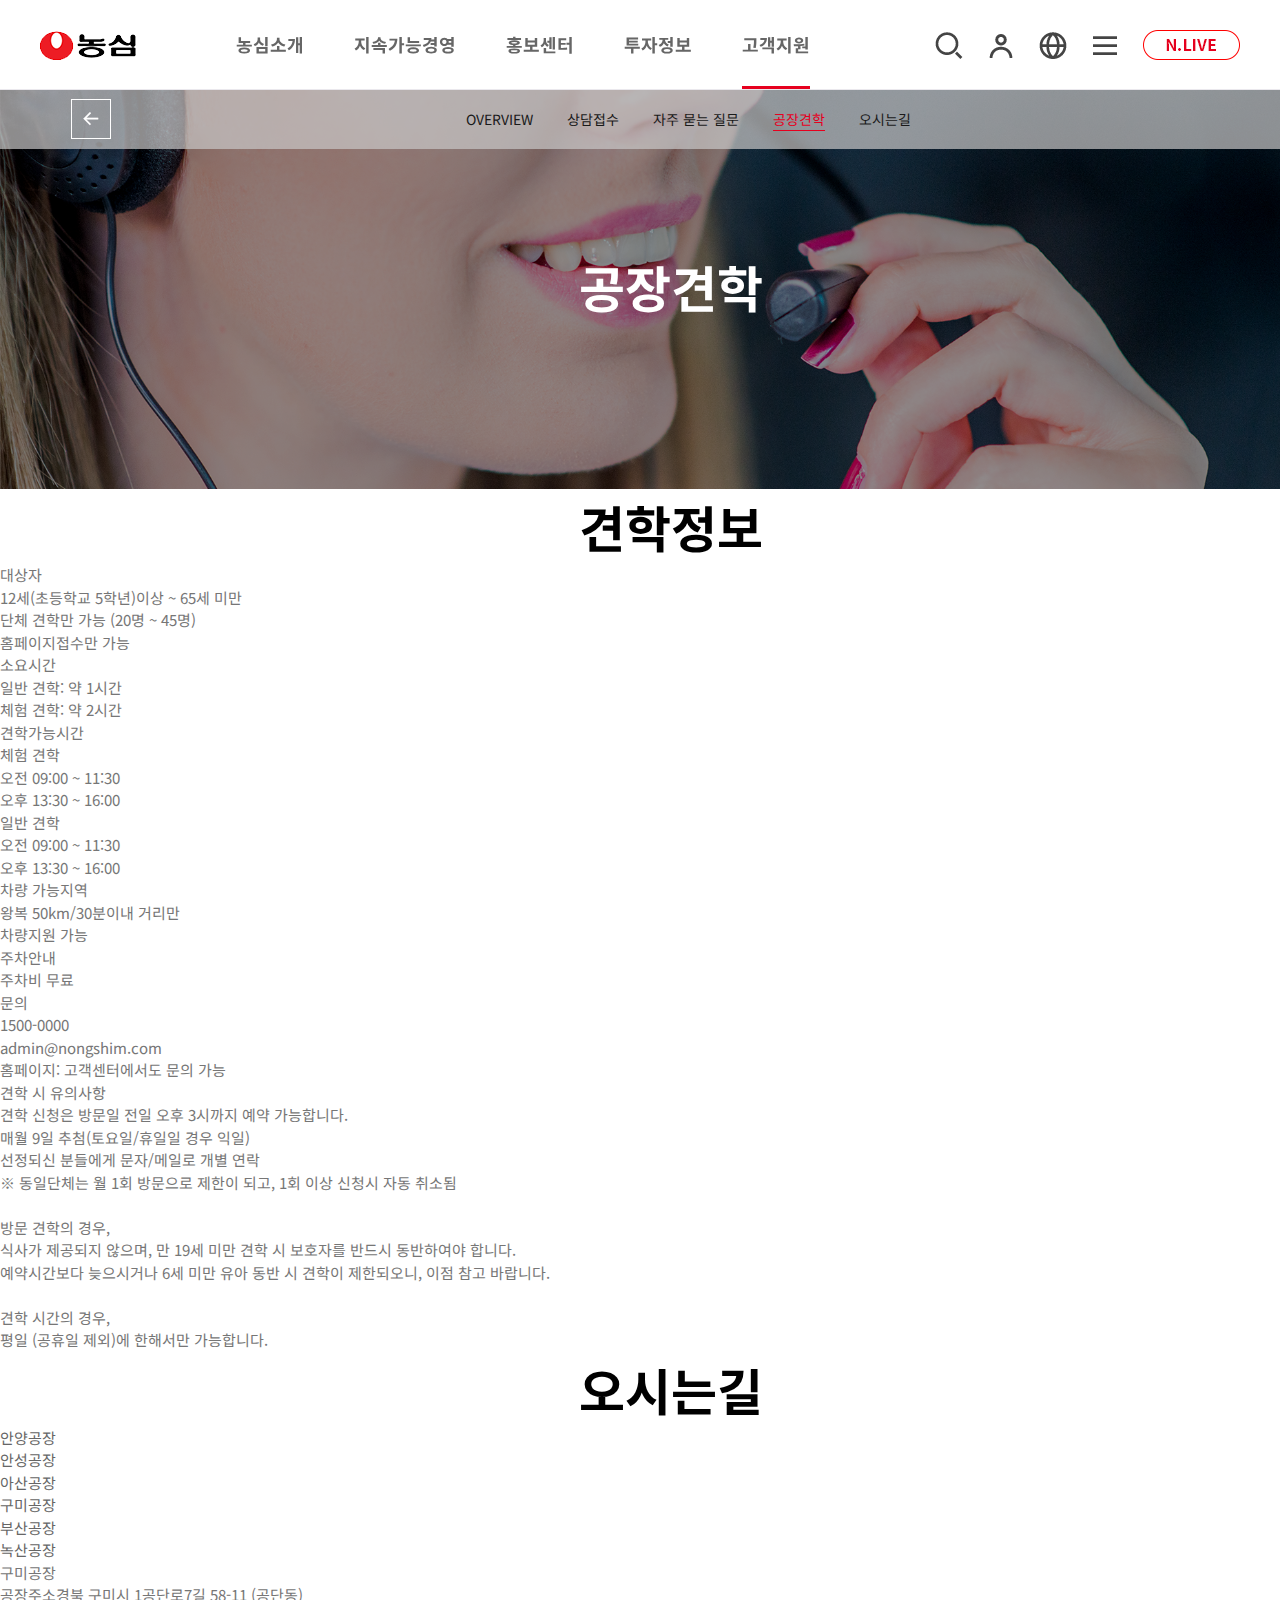
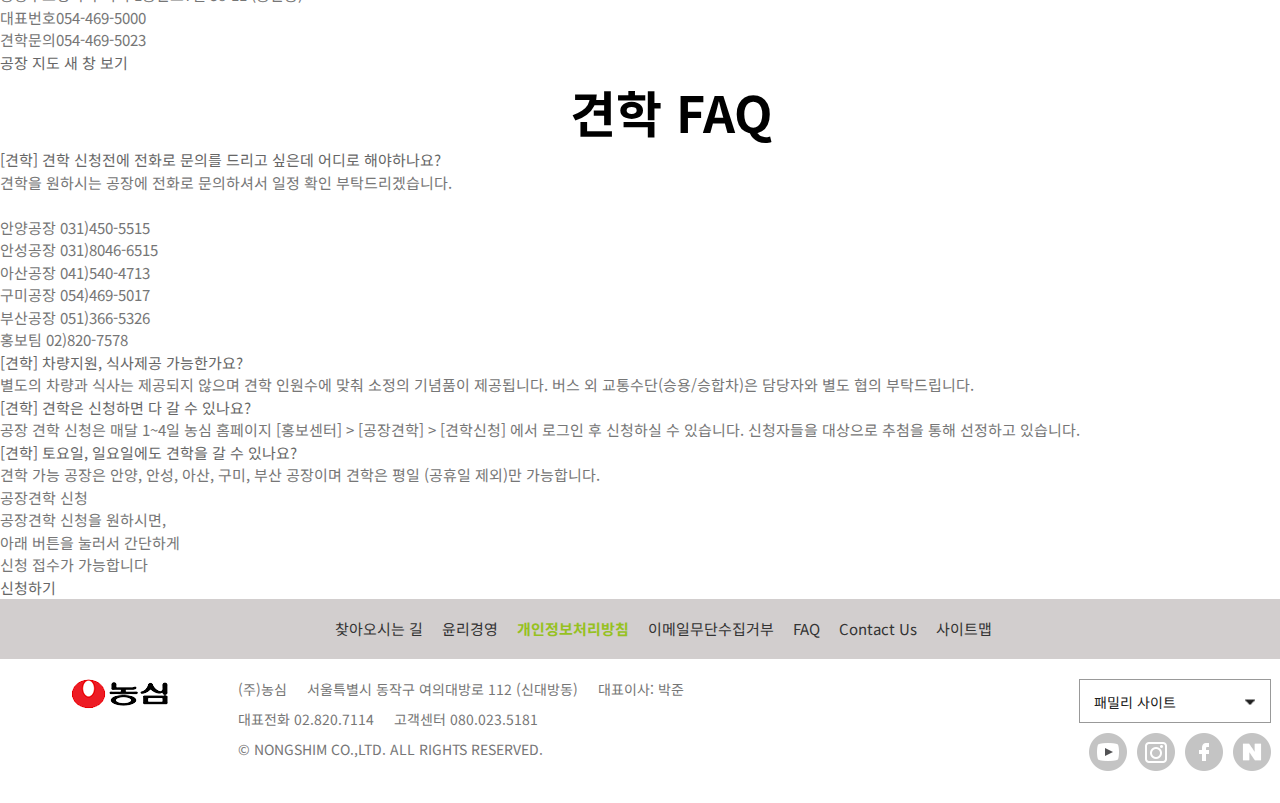
<file: factory_trip_gumi.html>
<!DOCTYPE html>
<html lang="ko">
<head>
    <meta charset="UTF-8">
    <meta name="viewport" content="width=1342">
    <meta property="og:type" content="website">
    <meta property="og:title" content="농심 Nongshim">
    <meta property="og:description" content="행복한 가치, 인생을 맛있게 농심! | 고객지원부터 상담까지!">
    <meta property="og:image" content="http://knom1224.dothome.co.kr/nongshim/og_img/servicecenter_og.png">
    <meta property="og:url" content="http://knom1224.dothome.co.kr/nongshim/servicecenter.html">
    <link rel="shortcut icon" href="favicon.ico?v=1">
    <title>농심 | 고객지원 OVERVIEW</title>
    <link href="https://fonts.googleapis.com/css2?family=Noto+Sans+KR:wght@400;500;700&display=swap" rel="stylesheet">
    <link rel="stylesheet" href="css/swiper.min.css">
    <link rel="stylesheet" href="css/common.css">
    <script src="https://ajax.googleapis.com/ajax/libs/jquery/3.5.1/jquery.min.js"></script>
    <script type="text/javascript" src="//dapi.kakao.com/v2/maps/sdk.js?appkey=087f96afdd4916ee11707da0adacb075"></script>
    <!-- <script src="js/map.js"></script> -->
    <script src="js/swiper.min.js"></script>
    <script src="js/ui_common.js"></script>
</head>
<body>
    <div id="wrap">
        <div id="skipNavi">
            <a href="#container">본문바로가기</a>
        </div>
        <header id="header">
            <!-- 검색영역 시작-->
            <div class="search_zone">
                <div class="inner">
                    <div class="search_wrap">
                        <input type="text" placeholder="검색어를 입력해주세요">
                        <button class="search_close_btn">검색창 닫기</button>
                    </div>
                </div>
            </div>
            <!-- 검색영역 끝-->
            <div class="inner">
                <h1 class="logo"><a href="index.html"><img src="images/logo.png" alt="농심"></a></h1>
                <!-- gnb 영역 시작 -->
                <ul class="gnb">
                    <li>
                        <a href="#">농심소개</a>
                        <ul class="depth2">
                            <li><a href="#">OVERVIEW</a></li>
                            <li><a href="#">경영이념</a></li>
                            <li><a href="#">연혁</a></li>
                            <li><a href="#">세계속의 농심</a></li>
                            <li><a href="#">CI소개</a></li>
                            <li><a href="#">농심그룹</a></li>
                        </ul>
                    </li>
                    <li>
                        <a href="#">지속가능경영</a>
                        <ul class="depth2">
                            <li><a href="#">OVERVIEW</a></li>
                            <li><a href="#">사회공헌</a></li>
                            <li><a href="#">환경ㆍ안전</a></li>
                            <li><a href="#">동반성장</a></li>
                            <li><a href="#">준법경영</a></li>
                            <li><a href="#">소비자중심경영</a></li>
                        </ul>
                    </li>
                    <li>
                        <a href="#">홍보센터</a>
                        <ul class="depth2">
                            <li><a href="#">OVERVIEW</a></li>
                            <li><a href="#">농시미 이벤트</a></li>
                            <li><a href="#">농심 소식</a></li>
                            <li><a href="#">사보 (N:ZIN)</a></li>
                            <li><a href="#">농심 TV</a></li>
                            <li><a href="#">N.서포터즈</a></li>
                            <li><a href="#">라면피디아</a></li>
                        </ul>
                    </li>
                    <li>
                        <a href="#">투자정보</a>
                        <ul class="depth2">
                            <li><a href="#">OVERVIEW</a></li>
                            <li><a href="#">주식에 관한 사항</a></li>
                            <li><a href="#">주가정보</a></li>
                            <li><a href="#">동반성장</a></li>
                            <li><a href="#">준법경영</a></li>
                        </ul>
                    </li>
                    <li class="active">
                        <a href="servicecenter.html">고객지원</a>
                        <ul class="depth2">
                            <li><a href="servicecenter.html">OVERVIEW</a></li>
                            <li><a href="#">상담접수</a></li>
                            <li><a href="#">자주 묻는 질문</a></li>
                            <li><a href="factory_trip.html">공장견학</a></li>
                            <li><a href="#">오시는길</a></li>
                        </ul>
                    </li>
                </ul>
                <ul class="util">
                    <li class="search_btn"><a href="#search_zone">검색</a></li>
                    <li class="user_btn"><a href="login.html">회원정보</a></li>
                    <li class="lang_btn">
                        <a href="#" onclick="return false">랭귀지</a>
                        <ul class="lang">
                            <li class="active"><a href="#">KR</a></li>
                            <li><a href="#" onclick="return false">EN</a></li>
                            <li><a href="#" onclick="return false">CN</a></li>
                            <li><a href="#" onclick="return false">JP</a></li>
                        </ul>
                    </li>
                    <li class="menu_btn"><a href="#">전체메뉴 열기</a></li>
                    <li class="nlive_btn"><a href="#">엔라이브</a></li>
                </ul>
                <div class="sitemap_wrap">
                    <div class="sitemap_wrap_bg">랜덤배경 영역</div>
                    <button type="button" class="close_btn">닫기 버튼</button>
                    <div class="sitemap_inner">
                        <ul class="sitemap">
                            <li>
                                <a href="#">농심소개</a>
                                <ul class="depth2">
                                    <li><a href="#">OVERVIEW</a></li>
                                    <li><a href="#">경영이념</a></li>
                                    <li><a href="#">연혁</a></li>
                                    <li><a href="#">세계속의 농심</a></li>
                                    <li><a href="#">CI소개</a></li>
                                    <li><a href="#">농심그룹</a></li>
                                </ul>
                            </li>
                            <li>
                                <a href="#">지속가능경영</a>
                                <ul class="depth2">
                                    <li><a href="#">OVERVIEW</a></li>
                                    <li><a href="#">사회공헌</a></li>
                                    <li><a href="#">환경ㆍ안전</a></li>
                                    <li><a href="#">동반성장</a></li>
                                    <li><a href="#">준법경영</a></li>
                                    <li><a href="#">소비자중심경영</a></li>
                                </ul>
                            </li>
                            <li>
                                <a href="#">홍보센터</a>
                                <ul class="depth2">
                                    <li><a href="#">OVERVIEW</a></li>
                                    <li><a href="#">농시미 이벤트</a></li>
                                    <li><a href="#">농심 소식</a></li>
                                    <li><a href="#">사보 (N:ZIN)</a></li>
                                    <li><a href="#">농심 TV</a></li>
                                    <li><a href="#">N.서포터즈</a></li>
                                    <li><a href="#">라면피디아</a></li>
                                </ul>
                            </li>
                            <li>
                                <a href="#">투자정보</a>
                                <ul class="depth2">
                                    <li><a href="#">OVERVIEW</a></li>
                                    <li><a href="#">주식에 관한 사항</a></li>
                                    <li><a href="#">주가정보</a></li>
                                    <li><a href="#">동반성장</a></li>
                                    <li><a href="#">준법경영</a></li>
                                </ul>
                            </li>
                            <li>
                                <a href="servicecenter.html">고객지원</a>
                                <ul class="depth2">
                                    <li><a href="servicecenter.html">OVERVIEW</a></li>
                                    <li><a href="#">상담접수</a></li>
                                    <li><a href="#">자주 묻는 질문</a></li>
                                    <li><a href="factory_trip.html">공장견학</a></li>
                                    <li><a href="#">오시는길</a></li>
                                </ul>
                            </li>
                            <li>
                                <a href="#">누들푸들</a>
                                <ul class="depth2">
                                    <li><a href="#">레시피</a></li>
                                    <li><a href="#">누들푸들 프렌즈</a></li>
                                    <li><a href="#">푸드 매거진</a></li>
                                    <li><a href="#">리뷰 플레이스</a></li>
                                    <li><a href="#">기타</a></li>
                                </ul>
                            </li>
                            <li>
                                <a href="#">N.LIVE</a>
                                <ul class="depth2">
                                    <li><a href="#">N.LIVE</a></li>
                                    <li><a href="#">FACEBOOK</a></li>
                                    <li><a href="#">INSTAGRAM</a></li>
                                    <li><a href="#">YOUTUBE</a></li>
                                    <li><a href="#">BLOG</a></li>
                                </ul>
                            </li>
                            <li>
                                <a href="#">농심채용</a>
                                <ul class="depth2">
                                    <li><a href="#">농심그룹</a></li>
                                    <li><a href="#">Meet농심</a></li>
                                    <li><a href="#">채용안내</a></li>
                                    <li><a href="#">지원현황</a></li>
                                </ul>
                            </li>
                            <li>
                                <a href="#">기타</a>
                                <ul class="depth2">
                                    <li><a href="#">개인정보 처리방침</a></li>
                                    <li><a href="#">이용약관</a></li>
                                    <li><a href="#">특약점 포탈</a></li>
                                    <li><a href="#">전자결제</a></li>
                                    <li><a href="#">증명서 조회</a></li>
                                </ul>
                            </li>
                        </ul>
                    </div>
                </div>
            </div>
        </header>
        <div id="container" class="sub_container factory_trip_container">
            <div class="lnb_wrap">
                <div class="sub_visual">
                    <ul class="lnb">
                        <li><a href="#" class="btn_back" onclick="history.back(); return false">뒤로가기</a></li>
                        <li><a href="#">OVERVIEW</a></li>
                        <li><a href="#">상담접수</a></li>
                        <li><a href="#">자주 묻는 질문</a></li>
                        <li class="active"><a href="factory_trip.html">공장견학</a></li>
                        <li><a href="#">오시는길</a></li>
                    </ul>
                    <div class="text_wrap">
                        <h2 class="sub_tit">공장견학</h2>
                    </div>
                </div>
            </div>
            <div class="factoty">
                <!-- 견학정보 -->
                <div class="factory_inner">
                    <div class="factory_info">
                        <h2 class="sub_tit">견학정보</h2>
                        <ul class="factory_info_list">
                            <li>
                                <div class="text_wrap">
                                <h3>대상자</h3>
                                    <p>
                                        12세(초등학교 5학년)이상 ~ 65세 미만<br>
                                        단체 견학만 가능 (20명 ~ 45명)<br>
                                        홈페이지접수만 가능
                                    </p>
                                </div>
                            </li>
                            <li>
                                <div class="text_wrap">
                                <h3>소요시간</h3>
                                    <p>
                                        일반 견학: 약 1시간<br>
                                        체험 견학: 약 2시간
                                    </p>
                                </div>
                            </li>
                            <li>
                                <div class="text_wrap">
                                <h3>견학가능시간</h3>
                                    <span>체험 견학</span>
                                    <p class="time">
                                        오전 09:00 ~ 11:30<br>
                                        오후 13:30 ~ 16:00
                                    </p>
                                    <span class="normal">일반 견학</span>
                                    <p class="time2">
                                        오전 09:00 ~ 11:30<br>
                                        오후 13:30 ~ 16:00
                                    </p>
                                </div>
                            </li>
                            <li>
                                <div class="text_wrap">
                                <h3>차량 가능지역</h3>
                                    <p>
                                        왕복 50km/30분이내 거리만<br>
                                        차량지원 가능
                                    </p>
                                </div>
                            </li>
                            <li>
                                <div class="text_wrap">
                                <h3>주차안내</h3>
                                    <p>
                                        주차비 무료
                                    </p>
                                </div>
                            </li>
                            <li>
                                <div class="text_wrap">
                                <h3>문의</h3>
                                    <p>
                                        1500-0000<br>
                                        admin@nongshim.com<br>
                                        홈페이지: 고객센터에서도 문의 가능
                                    </p>
                                </div>
                            </li>
                        </ul>
                        <div class="factory_caution_wrap clearfix">
                            <div class="factory_caution_visual"></div>
                            <div class="text_wrap">
                                <h3>견학 시 유의사항</h3>
                                <p>
                                    견학 신청은 방문일 <strong class="green">전일 오후 3시</strong>까지 예약 가능합니다.<br>
                                    <strong class="red">매월 9일 추첨(토요일/휴일일 경우 익일)</strong><br>
                                    선정되신 분들에게 문자/메일로 개별 연락<br>
                                    ※ 동일단체는 <strong class="green">월 1회 방문으로 제한</strong>이 되고, <strong class="green">1회 이상 신청시 자동 취소됨</strong><br>
                                    <br>
                                    방문 견학의 경우,<br>
                                    식사가 제공되지 않으며, 만 19세 미만 견학 시 <strong class="green">보호자를 반드시 동반</strong>하여야 합니다.<br>
                                    예약시간보다 늦으시거나 <strong class="green">6세 미만 유아 동반 시 견학이 제한</strong>되오니, 이점 참고 바랍니다.<br>
                                    <br>
                                    견학 시간의 경우,<br>
                                    <strong class="red">평일 (공휴일 제외)에 한해서만 가능합니다. </strong>
                                </p>
                            </div>
                        </div>
                    </div>
                </div>
                <!-- //  견학정보 -->
                <!-- 오시는 길 -->
                <div class="factory_location" id="factoryList3">
                    <div class="factory_inner">
                        <h2 class="sub_tit">오시는길</h2>
                        <ul class="factory_list">
                            <li><a href="factory_trip.html#factoryList0
                                ">안양공장</a></li>
                            <li><a href="factory_trip_anseong.html#factoryList1">안성공장</a></li>
                            <li><a href="factory_trip_asan.html#factoryList2">아산공장</a></li>
                            <li class="active"><a href="factory_trip_gumi.html#factoryList3">구미공장</a></li>
                            <li><a href="factory_trip_busan.html#factoryList4">부산공장</a></li>
                            <li><a href="factory_trip_noksan.html#factoryList5">녹산공장</a></li>
                        </ul>
                        <div class="map_wrap">
                            <div id="map">
                                <div class="info_window">
                                    <div class="text_wrap">
                                        <h3>구미공장</h3>
                                        <p><strong>공장주소</strong>경북 구미시 1공단로7길 58-11 (공단동)</p>
                                        <p><strong>대표번호</strong>054-469-5000</p>
                                        <p><strong>견학문의</strong>054-469-5023</p>
                                        <a href="#" target="_blank" class="btn_map">공장 지도 새 창 보기</a>
                                    </div>
                                </div>
                            </div>
                        </div>
                    </div>
                </div>
                <!-- //  오시는 길 -->
                <!-- 공장견학 FAQ -->
                <div class="factory_faq">
                    <div class="factory_inner">
                        <h2 class="sub_tit">견학 FAQ</h2>
                        <ul class="faq_list">
                            <li>
                                <a href="#">[견학] 견학 신청전에 전화로 문의를 드리고 싶은데 어디로 해야하나요?</a>
                                <p>
                                    견학을 원하시는 공장에 전화로 문의하셔서 일정 확인 부탁드리겠습니다. <br>
                                    <br>
                                    안양공장 031)450-5515<br>
                                    안성공장 031)8046-6515<br>
                                    아산공장 041)540-4713<br>
                                    구미공장 054)469-5017<br>
                                    부산공장 051)366-5326 <br>
                                    홍보팀 02)820-7578
                                </p>
                            </li>
                            <li>
                                <a href="#">[견학] 차량지원, 식사제공 가능한가요?</a>
                                <p>별도의 차량과 식사는 제공되지 않으며 견학 인원수에 맞춰 소정의 기념품이 제공됩니다.
                                    버스 외 교통수단(승용/승합차)은 담당자와 별도 협의 부탁드립니다.</p>
                            </li>
                            <li>
                                <a href="#">[견학] 견학은 신청하면 다 갈 수 있나요?</a>
                                <p>공장 견학 신청은 매달 1~4일 농심 홈페이지 [홍보센터] > [공장견학] > [견학신청] 에서 로그인 후 신청하실 수 있습니다. 신청자들을 대상으로 추첨을 통해 선정하고 있습니다.</p>
                            </li>
                            <li>
                                <a href="#">[견학] 토요일, 일요일에도 견학을 갈 수 있나요?</a>
                                <p>견학 가능 공장은 안양, 안성, 아산, 구미, 부산 공장이며 견학은 평일 (공휴일 제외)만 가능합니다.</p>
                            </li>
                        </ul>
                    </div>
                </div>
                <!-- // 공장견학 FAQ -->
                <div class="factory_tour_app">
                    <div class="factory_inner">
                        <h2 class="sub_tit blind">공장견학신청</h2>
                        <div class="factory_tour_visual">
                            <div class="text_wrap">
                                <h3>공장견학 신청</h3>
                                <p>공장견학 신청을 원하시면,<br>
                                    아래 버튼을 눌러서 간단하게<br>
                                    신청 접수가 가능합니다</p>
                                <a href="#" class="btn_tour_app">신청하기</a>
                            </div>
                        </div>
                    </div>
                </div>
            </div>    
        </div>
        <footer id="footer" class="servicecenter_footer">
            <div class="top_footer">
                <div class="inner">
                    <ul class="link">
                        <li><a href="#">찾아오시는 길</a></li>
                        <li><a href="#">윤리경영</a></li>
                        <li class="green"><a href="#">개인정보처리방침</a></li>
                        <li><a href="#">이메일무단수집거부</a></li>
                        <li><a href="#">FAQ</a></li>
                        <li><a href="#">Contact Us</a></li>
                        <li><a href="#">사이트맵</a></li>
                    </ul>
                </div>
            </div>
            <div class="bottom_footer">
               <div class="inner clearfix">
                   <div class="footer_logo">
                       <img src="images/footer_logo.png" alt="footer영역 로고">
                   </div>
                   <ul class="info">
                       <li>(주)농심</li>
                       <li>서울특별시 동작구 여의대방로 112 (신대방동)</li>
                       <li>대표이사: 박준</li>
                       <li>대표전화 02.820.7114</li>
                       <li>고객센터 080.023.5181</li>
                       <li>©  NONGSHIM CO.,LTD. ALL RIGHTS RESERVED.</li>
                   </ul>
                   <div class="family_site">
                       <a href="#" class="fs_btn">패밀리 사이트</a>
                       <ul class="fs_list">
                           <li>그룹사</li>
                           <li><a href="#">농심홀딩스</a></li>
                           <li><a href="#">농심엔지니어링</a></li>
                           <li><a href="#">농심개발</a></li>
                           <li><a href="#">율촌화학</a></li>
                           <li><a href="#">메가마트</a></li>
                           <li><a href="#">태경농산</a></li>
                           <li><a href="#">NDS</a></li>
                           <li><a href="#">농심기획</a></li>
                           <li><a href="#">호텔농심</a></li>
                           <li><a href="#">농심미분</a></li>
                           <li><a href="#">율촌재단</a></li>
                           <li><a href="#">농심미국</a></li>
                           <li><a href="#">농심중국</a></li>
                           <li><a href="#">농심일본</a></li>
                           <li>브랜드</li>
                           <li><a href="#">새우깡</a></li>
                           <li><a href="#">신라면</a></li>
                           <li><a href="#">백산수</a></li>
                           <li><a href="#">코코이찌방야</a></li>
                           <li><a href="#">식문화연구</a></li>
                           <li><a href="#">식문화전문도서관</a></li>
                       </ul>
                   </div>
                   <ul class="sns_list">
                       <li class="youtube"><a href="https://www.youtube.com/user/nongshimPR?sub_confirmation=1" target="_blank">유튜브</a></li>
                       <li class="insta"><a href="https://www.instagram.com/nongshim/?hl=ko" target="_blank">인스타그램</a></li>
                       <li class="facebook"><a href="https://ko-kr.facebook.com/nongshim/" target="_blank">페이스북</a></li>
                       <li class="blog"><a href="https://blog.naver.com/nongshimblog" target="_blank">네이버블로그</a></li>
                   </ul>
               </div> 
            </div>
        </footer>
    </div>
</body>
<script>
    var container = document.getElementById('map');
		var options = {
			center: new kakao.maps.LatLng(36.108155586809076, 128.37878151359675),
            level: 3
		};
		var map = new kakao.maps.Map(container, options);

        var markerPosition  = new kakao.maps.LatLng(36.10826827018062, 128.37877793070444); 

        var marker = new kakao.maps.Marker({
            position: markerPosition
        });

        marker.setMap(map);
</script>
</html>
</file>
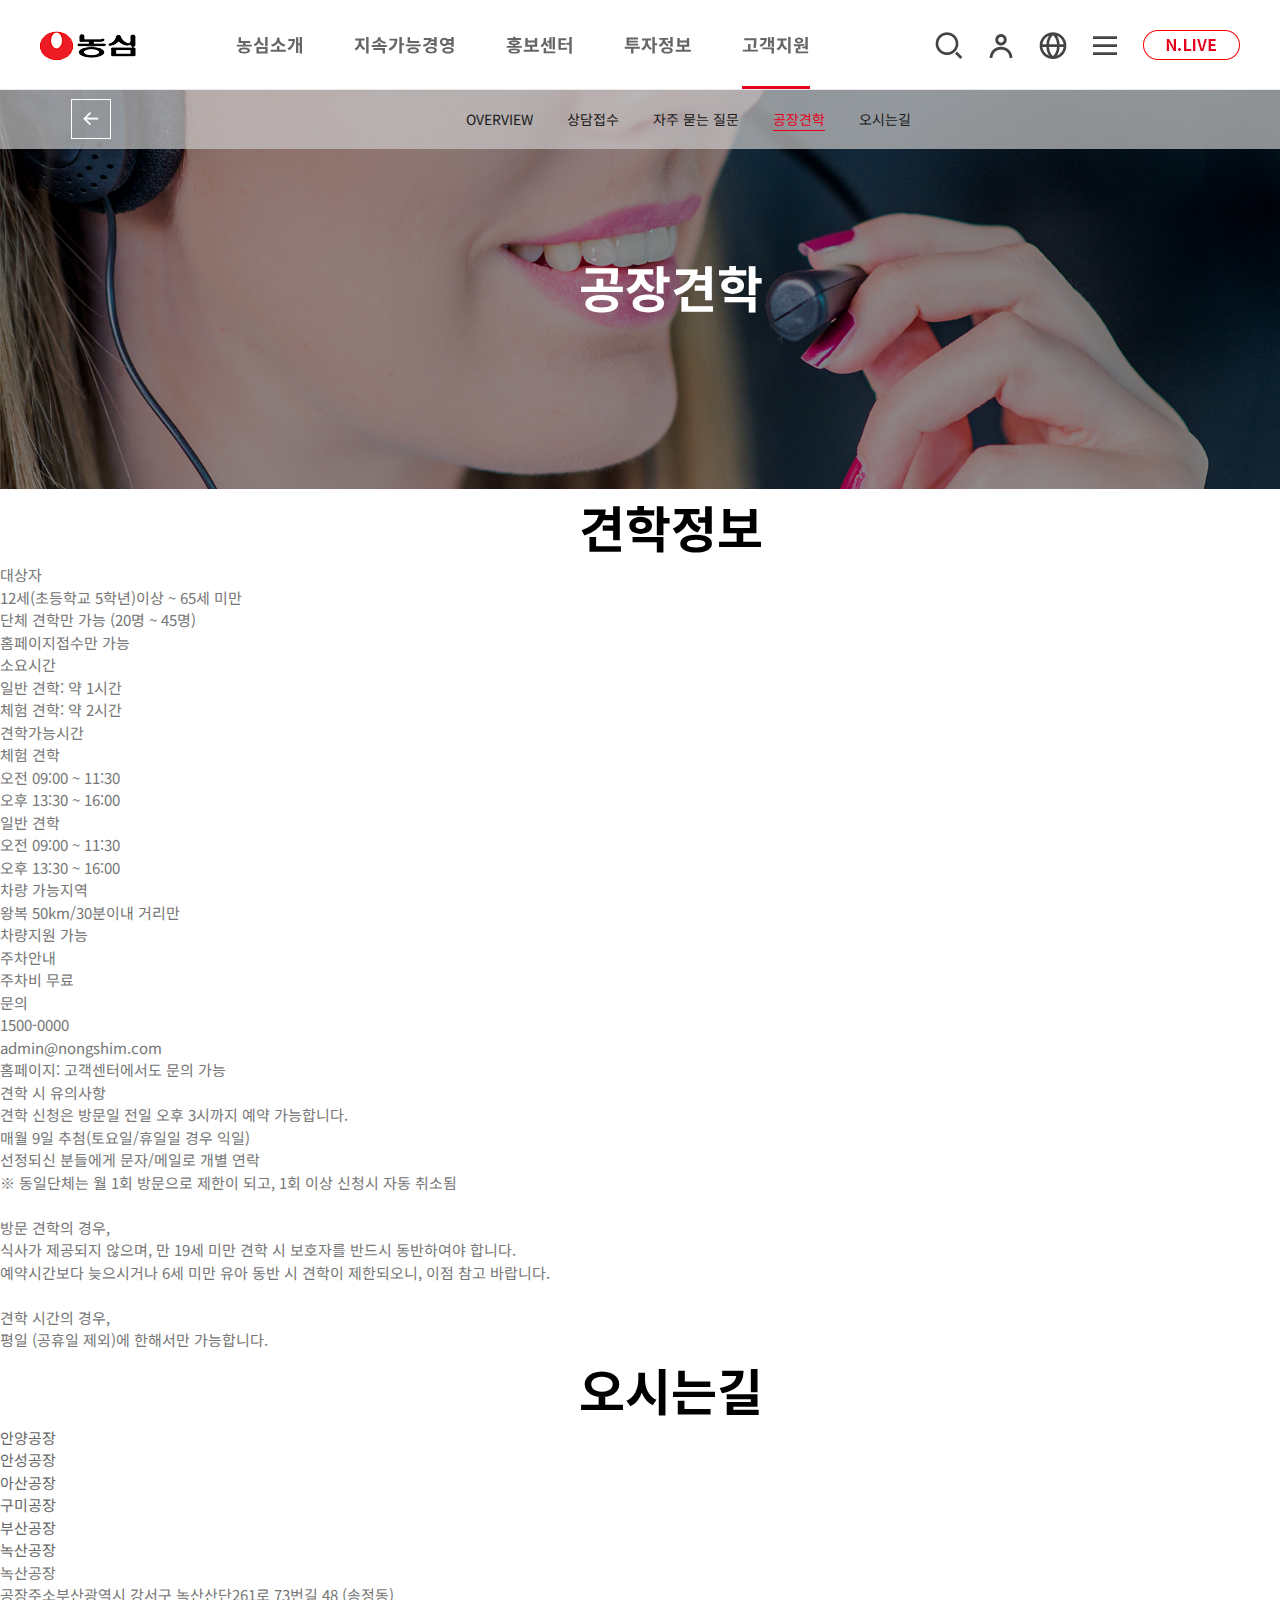
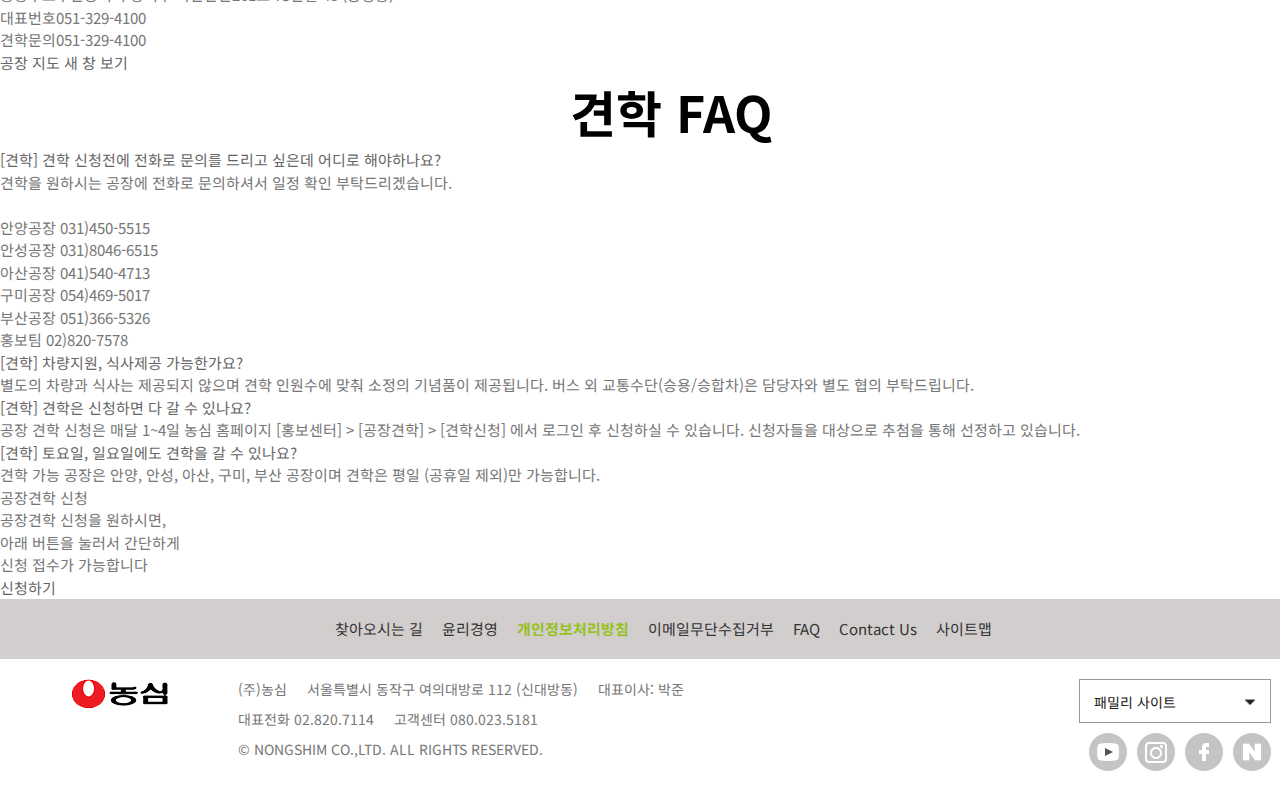
<file: factory_trip_noksan.html>
<!DOCTYPE html>
<html lang="ko">
<head>
    <meta charset="UTF-8">
    <meta name="viewport" content="width=1342">
    <meta property="og:type" content="website">
    <meta property="og:title" content="농심 Nongshim">
    <meta property="og:description" content="행복한 가치, 인생을 맛있게 농심! | 고객지원부터 상담까지!">
    <meta property="og:image" content="http://knom1224.dothome.co.kr/nongshim/og_img/servicecenter_og.png">
    <meta property="og:url" content="http://knom1224.dothome.co.kr/nongshim/servicecenter.html">
    <link rel="shortcut icon" href="favicon.ico?v=1">
    <title>농심 | 고객지원 OVERVIEW</title>
    <link href="https://fonts.googleapis.com/css2?family=Noto+Sans+KR:wght@400;500;700&display=swap" rel="stylesheet">
    <link rel="stylesheet" href="css/swiper.min.css">
    <link rel="stylesheet" href="css/common.css">
    <script src="https://ajax.googleapis.com/ajax/libs/jquery/3.5.1/jquery.min.js"></script>
    <script type="text/javascript" src="//dapi.kakao.com/v2/maps/sdk.js?appkey=087f96afdd4916ee11707da0adacb075"></script>
    <!-- <script src="js/map.js"></script> -->
    <script src="js/swiper.min.js"></script>
    <script src="js/ui_common.js"></script>
</head>
<body>
    <div id="wrap">
        <div id="skipNavi">
            <a href="#container">본문바로가기</a>
        </div>
        <header id="header">
            <!-- 검색영역 시작-->
            <div class="search_zone">
                <div class="inner">
                    <div class="search_wrap">
                        <input type="text" placeholder="검색어를 입력해주세요">
                        <button class="search_close_btn">검색창 닫기</button>
                    </div>
                </div>
            </div>
            <!-- 검색영역 끝-->
            <div class="inner">
                <h1 class="logo"><a href="index.html"><img src="images/logo.png" alt="농심"></a></h1>
                <!-- gnb 영역 시작 -->
                <ul class="gnb">
                    <li>
                        <a href="#">농심소개</a>
                        <ul class="depth2">
                            <li><a href="#">OVERVIEW</a></li>
                            <li><a href="#">경영이념</a></li>
                            <li><a href="#">연혁</a></li>
                            <li><a href="#">세계속의 농심</a></li>
                            <li><a href="#">CI소개</a></li>
                            <li><a href="#">농심그룹</a></li>
                        </ul>
                    </li>
                    <li>
                        <a href="#">지속가능경영</a>
                        <ul class="depth2">
                            <li><a href="#">OVERVIEW</a></li>
                            <li><a href="#">사회공헌</a></li>
                            <li><a href="#">환경ㆍ안전</a></li>
                            <li><a href="#">동반성장</a></li>
                            <li><a href="#">준법경영</a></li>
                            <li><a href="#">소비자중심경영</a></li>
                        </ul>
                    </li>
                    <li>
                        <a href="#">홍보센터</a>
                        <ul class="depth2">
                            <li><a href="#">OVERVIEW</a></li>
                            <li><a href="#">농시미 이벤트</a></li>
                            <li><a href="#">농심 소식</a></li>
                            <li><a href="#">사보 (N:ZIN)</a></li>
                            <li><a href="#">농심 TV</a></li>
                            <li><a href="#">N.서포터즈</a></li>
                            <li><a href="#">라면피디아</a></li>
                        </ul>
                    </li>
                    <li>
                        <a href="#">투자정보</a>
                        <ul class="depth2">
                            <li><a href="#">OVERVIEW</a></li>
                            <li><a href="#">주식에 관한 사항</a></li>
                            <li><a href="#">주가정보</a></li>
                            <li><a href="#">동반성장</a></li>
                            <li><a href="#">준법경영</a></li>
                        </ul>
                    </li>
                    <li class="active">
                        <a href="servicecenter.html">고객지원</a>
                        <ul class="depth2">
                            <li><a href="servicecenter.html">OVERVIEW</a></li>
                            <li><a href="#">상담접수</a></li>
                            <li><a href="#">자주 묻는 질문</a></li>
                            <li><a href="factory_trip.html">공장견학</a></li>
                            <li><a href="#">오시는길</a></li>
                        </ul>
                    </li>
                </ul>
                <ul class="util">
                    <li class="search_btn"><a href="#search_zone">검색</a></li>
                    <li class="user_btn"><a href="login.html">회원정보</a></li>
                    <li class="lang_btn">
                        <a href="#" onclick="return false">랭귀지</a>
                        <ul class="lang">
                            <li class="active"><a href="#">KR</a></li>
                            <li><a href="#" onclick="return false">EN</a></li>
                            <li><a href="#" onclick="return false">CN</a></li>
                            <li><a href="#" onclick="return false">JP</a></li>
                        </ul>
                    </li>
                    <li class="menu_btn"><a href="#">전체메뉴 열기</a></li>
                    <li class="nlive_btn"><a href="#">엔라이브</a></li>
                </ul>
                <div class="sitemap_wrap">
                    <div class="sitemap_wrap_bg">랜덤배경 영역</div>
                    <button type="button" class="close_btn">닫기 버튼</button>
                    <div class="sitemap_inner">
                        <ul class="sitemap">
                            <li>
                                <a href="#">농심소개</a>
                                <ul class="depth2">
                                    <li><a href="#">OVERVIEW</a></li>
                                    <li><a href="#">경영이념</a></li>
                                    <li><a href="#">연혁</a></li>
                                    <li><a href="#">세계속의 농심</a></li>
                                    <li><a href="#">CI소개</a></li>
                                    <li><a href="#">농심그룹</a></li>
                                </ul>
                            </li>
                            <li>
                                <a href="#">지속가능경영</a>
                                <ul class="depth2">
                                    <li><a href="#">OVERVIEW</a></li>
                                    <li><a href="#">사회공헌</a></li>
                                    <li><a href="#">환경ㆍ안전</a></li>
                                    <li><a href="#">동반성장</a></li>
                                    <li><a href="#">준법경영</a></li>
                                    <li><a href="#">소비자중심경영</a></li>
                                </ul>
                            </li>
                            <li>
                                <a href="#">홍보센터</a>
                                <ul class="depth2">
                                    <li><a href="#">OVERVIEW</a></li>
                                    <li><a href="#">농시미 이벤트</a></li>
                                    <li><a href="#">농심 소식</a></li>
                                    <li><a href="#">사보 (N:ZIN)</a></li>
                                    <li><a href="#">농심 TV</a></li>
                                    <li><a href="#">N.서포터즈</a></li>
                                    <li><a href="#">라면피디아</a></li>
                                </ul>
                            </li>
                            <li>
                                <a href="#">투자정보</a>
                                <ul class="depth2">
                                    <li><a href="#">OVERVIEW</a></li>
                                    <li><a href="#">주식에 관한 사항</a></li>
                                    <li><a href="#">주가정보</a></li>
                                    <li><a href="#">동반성장</a></li>
                                    <li><a href="#">준법경영</a></li>
                                </ul>
                            </li>
                            <li>
                                <a href="servicecenter.html">고객지원</a>
                                <ul class="depth2">
                                    <li><a href="servicecenter.html">OVERVIEW</a></li>
                                    <li><a href="#">상담접수</a></li>
                                    <li><a href="#">자주 묻는 질문</a></li>
                                    <li><a href="factory_trip.html">공장견학</a></li>
                                    <li><a href="#">오시는길</a></li>
                                </ul>
                            </li>
                            <li>
                                <a href="#">누들푸들</a>
                                <ul class="depth2">
                                    <li><a href="#">레시피</a></li>
                                    <li><a href="#">누들푸들 프렌즈</a></li>
                                    <li><a href="#">푸드 매거진</a></li>
                                    <li><a href="#">리뷰 플레이스</a></li>
                                    <li><a href="#">기타</a></li>
                                </ul>
                            </li>
                            <li>
                                <a href="#">N.LIVE</a>
                                <ul class="depth2">
                                    <li><a href="#">N.LIVE</a></li>
                                    <li><a href="#">FACEBOOK</a></li>
                                    <li><a href="#">INSTAGRAM</a></li>
                                    <li><a href="#">YOUTUBE</a></li>
                                    <li><a href="#">BLOG</a></li>
                                </ul>
                            </li>
                            <li>
                                <a href="#">농심채용</a>
                                <ul class="depth2">
                                    <li><a href="#">농심그룹</a></li>
                                    <li><a href="#">Meet농심</a></li>
                                    <li><a href="#">채용안내</a></li>
                                    <li><a href="#">지원현황</a></li>
                                </ul>
                            </li>
                            <li>
                                <a href="#">기타</a>
                                <ul class="depth2">
                                    <li><a href="#">개인정보 처리방침</a></li>
                                    <li><a href="#">이용약관</a></li>
                                    <li><a href="#">특약점 포탈</a></li>
                                    <li><a href="#">전자결제</a></li>
                                    <li><a href="#">증명서 조회</a></li>
                                </ul>
                            </li>
                        </ul>
                    </div>
                </div>
            </div>
        </header>
        <div id="container" class="sub_container factory_trip_container">
            <div class="lnb_wrap">
                <div class="sub_visual">
                    <ul class="lnb">
                        <li><a href="#" class="btn_back" onclick="history.back(); return false">뒤로가기</a></li>
                        <li><a href="#">OVERVIEW</a></li>
                        <li><a href="#">상담접수</a></li>
                        <li><a href="#">자주 묻는 질문</a></li>
                        <li class="active"><a href="factory_trip.html">공장견학</a></li>
                        <li><a href="#">오시는길</a></li>
                    </ul>
                    <div class="text_wrap">
                        <h2 class="sub_tit">공장견학</h2>
                    </div>
                </div>
            </div>
            <div class="factoty">
                <!-- 견학정보 -->
                <div class="factory_inner">
                    <div class="factory_info">
                        <h2 class="sub_tit">견학정보</h2>
                        <ul class="factory_info_list">
                            <li>
                                <div class="text_wrap">
                                <h3>대상자</h3>
                                    <p>
                                        12세(초등학교 5학년)이상 ~ 65세 미만<br>
                                        단체 견학만 가능 (20명 ~ 45명)<br>
                                        홈페이지접수만 가능
                                    </p>
                                </div>
                            </li>
                            <li>
                                <div class="text_wrap">
                                <h3>소요시간</h3>
                                    <p>
                                        일반 견학: 약 1시간<br>
                                        체험 견학: 약 2시간
                                    </p>
                                </div>
                            </li>
                            <li>
                                <div class="text_wrap">
                                <h3>견학가능시간</h3>
                                    <span>체험 견학</span>
                                    <p class="time">
                                        오전 09:00 ~ 11:30<br>
                                        오후 13:30 ~ 16:00
                                    </p>
                                    <span class="normal">일반 견학</span>
                                    <p class="time2">
                                        오전 09:00 ~ 11:30<br>
                                        오후 13:30 ~ 16:00
                                    </p>
                                </div>
                            </li>
                            <li>
                                <div class="text_wrap">
                                <h3>차량 가능지역</h3>
                                    <p>
                                        왕복 50km/30분이내 거리만<br>
                                        차량지원 가능
                                    </p>
                                </div>
                            </li>
                            <li>
                                <div class="text_wrap">
                                <h3>주차안내</h3>
                                    <p>
                                        주차비 무료
                                    </p>
                                </div>
                            </li>
                            <li>
                                <div class="text_wrap">
                                <h3>문의</h3>
                                    <p>
                                        1500-0000<br>
                                        admin@nongshim.com<br>
                                        홈페이지: 고객센터에서도 문의 가능
                                    </p>
                                </div>
                            </li>
                        </ul>
                        <div class="factory_caution_wrap clearfix">
                            <div class="factory_caution_visual"></div>
                            <div class="text_wrap">
                                <h3>견학 시 유의사항</h3>
                                <p>
                                    견학 신청은 방문일 <strong class="green">전일 오후 3시</strong>까지 예약 가능합니다.<br>
                                    <strong class="red">매월 9일 추첨(토요일/휴일일 경우 익일)</strong><br>
                                    선정되신 분들에게 문자/메일로 개별 연락<br>
                                    ※ 동일단체는 <strong class="green">월 1회 방문으로 제한</strong>이 되고, <strong class="green">1회 이상 신청시 자동 취소됨</strong><br>
                                    <br>
                                    방문 견학의 경우,<br>
                                    식사가 제공되지 않으며, 만 19세 미만 견학 시 <strong class="green">보호자를 반드시 동반</strong>하여야 합니다.<br>
                                    예약시간보다 늦으시거나 <strong class="green">6세 미만 유아 동반 시 견학이 제한</strong>되오니, 이점 참고 바랍니다.<br>
                                    <br>
                                    견학 시간의 경우,<br>
                                    <strong class="red">평일 (공휴일 제외)에 한해서만 가능합니다. </strong>
                                </p>
                            </div>
                        </div>
                    </div>
                </div>
                <!-- //  견학정보 -->
                <!-- 오시는 길 -->
                <div class="factory_location" id="factoryList5">
                    <div class="factory_inner">
                        <h2 class="sub_tit">오시는길</h2>
                        <ul class="factory_list">
                            <li><a href="factory_trip.html#factoryList0
                                ">안양공장</a></li>
                            <li><a href="factory_trip_anseong.html#factoryList1">안성공장</a></li>
                            <li><a href="factory_trip_asan.html#factoryList2">아산공장</a></li>
                            <li><a href="factory_trip_gumi.html#factoryList3">구미공장</a></li>
                            <li><a href="factory_trip_busan.html#factoryList4">부산공장</a></li>
                            <li class="active"><a href="factory_trip_noksan.html#factoryList5">녹산공장</a></li>
                        </ul>
                        <div class="map_wrap">
                            <div id="map">
                                <div class="info_window">
                                    <div class="text_wrap">
                                        <h3>녹산공장</h3>
                                        <p><strong>공장주소</strong>부산광역시 강서구 녹산산단261로 73번길 48 (송정동)</p>
                                        <p><strong>대표번호</strong>051-329-4100</p>
                                        <p><strong>견학문의</strong>051-329-4100</p>
                                        <a href="#" target="_blank" class="btn_map">공장 지도 새 창 보기</a>
                                    </div>
                                </div>
                            </div>
                        </div>
                    </div>
                </div>
                <!-- //  오시는 길 -->
                <!-- 공장견학 FAQ -->
                <div class="factory_faq">
                    <div class="factory_inner">
                        <h2 class="sub_tit">견학 FAQ</h2>
                        <ul class="faq_list">
                            <li>
                                <a href="#">[견학] 견학 신청전에 전화로 문의를 드리고 싶은데 어디로 해야하나요?</a>
                                <p>
                                    견학을 원하시는 공장에 전화로 문의하셔서 일정 확인 부탁드리겠습니다. <br>
                                    <br>
                                    안양공장 031)450-5515<br>
                                    안성공장 031)8046-6515<br>
                                    아산공장 041)540-4713<br>
                                    구미공장 054)469-5017<br>
                                    부산공장 051)366-5326 <br>
                                    홍보팀 02)820-7578
                                </p>
                            </li>
                            <li>
                                <a href="#">[견학] 차량지원, 식사제공 가능한가요?</a>
                                <p>별도의 차량과 식사는 제공되지 않으며 견학 인원수에 맞춰 소정의 기념품이 제공됩니다.
                                    버스 외 교통수단(승용/승합차)은 담당자와 별도 협의 부탁드립니다.</p>
                            </li>
                            <li>
                                <a href="#">[견학] 견학은 신청하면 다 갈 수 있나요?</a>
                                <p>공장 견학 신청은 매달 1~4일 농심 홈페이지 [홍보센터] > [공장견학] > [견학신청] 에서 로그인 후 신청하실 수 있습니다. 신청자들을 대상으로 추첨을 통해 선정하고 있습니다.</p>
                            </li>
                            <li>
                                <a href="#">[견학] 토요일, 일요일에도 견학을 갈 수 있나요?</a>
                                <p>견학 가능 공장은 안양, 안성, 아산, 구미, 부산 공장이며 견학은 평일 (공휴일 제외)만 가능합니다.</p>
                            </li>
                        </ul>
                    </div>
                </div>
                <!-- // 공장견학 FAQ -->
                <div class="factory_tour_app">
                    <div class="factory_inner">
                        <h2 class="sub_tit blind">공장견학신청</h2>
                        <div class="factory_tour_visual">
                            <div class="text_wrap">
                                <h3>공장견학 신청</h3>
                                <p>공장견학 신청을 원하시면,<br>
                                    아래 버튼을 눌러서 간단하게<br>
                                    신청 접수가 가능합니다</p>
                                <a href="#" class="btn_tour_app">신청하기</a>
                            </div>
                        </div>
                    </div>
                </div>
            </div>    
        </div>
        <footer id="footer" class="servicecenter_footer">
            <div class="top_footer">
                <div class="inner">
                    <ul class="link">
                        <li><a href="#">찾아오시는 길</a></li>
                        <li><a href="#">윤리경영</a></li>
                        <li class="green"><a href="#">개인정보처리방침</a></li>
                        <li><a href="#">이메일무단수집거부</a></li>
                        <li><a href="#">FAQ</a></li>
                        <li><a href="#">Contact Us</a></li>
                        <li><a href="#">사이트맵</a></li>
                    </ul>
                </div>
            </div>
            <div class="bottom_footer">
               <div class="inner clearfix">
                   <div class="footer_logo">
                       <img src="images/footer_logo.png" alt="footer영역 로고">
                   </div>
                   <ul class="info">
                       <li>(주)농심</li>
                       <li>서울특별시 동작구 여의대방로 112 (신대방동)</li>
                       <li>대표이사: 박준</li>
                       <li>대표전화 02.820.7114</li>
                       <li>고객센터 080.023.5181</li>
                       <li>©  NONGSHIM CO.,LTD. ALL RIGHTS RESERVED.</li>
                   </ul>
                   <div class="family_site">
                       <a href="#" class="fs_btn">패밀리 사이트</a>
                       <ul class="fs_list">
                           <li>그룹사</li>
                           <li><a href="#">농심홀딩스</a></li>
                           <li><a href="#">농심엔지니어링</a></li>
                           <li><a href="#">농심개발</a></li>
                           <li><a href="#">율촌화학</a></li>
                           <li><a href="#">메가마트</a></li>
                           <li><a href="#">태경농산</a></li>
                           <li><a href="#">NDS</a></li>
                           <li><a href="#">농심기획</a></li>
                           <li><a href="#">호텔농심</a></li>
                           <li><a href="#">농심미분</a></li>
                           <li><a href="#">율촌재단</a></li>
                           <li><a href="#">농심미국</a></li>
                           <li><a href="#">농심중국</a></li>
                           <li><a href="#">농심일본</a></li>
                           <li>브랜드</li>
                           <li><a href="#">새우깡</a></li>
                           <li><a href="#">신라면</a></li>
                           <li><a href="#">백산수</a></li>
                           <li><a href="#">코코이찌방야</a></li>
                           <li><a href="#">식문화연구</a></li>
                           <li><a href="#">식문화전문도서관</a></li>
                       </ul>
                   </div>
                   <ul class="sns_list">
                       <li class="youtube"><a href="https://www.youtube.com/user/nongshimPR?sub_confirmation=1" target="_blank">유튜브</a></li>
                       <li class="insta"><a href="https://www.instagram.com/nongshim/?hl=ko" target="_blank">인스타그램</a></li>
                       <li class="facebook"><a href="https://ko-kr.facebook.com/nongshim/" target="_blank">페이스북</a></li>
                       <li class="blog"><a href="https://blog.naver.com/nongshimblog" target="_blank">네이버블로그</a></li>
                   </ul>
               </div> 
            </div>
        </footer>
    </div>
</body>
<script>
    var container = document.getElementById('map');
		var options = {
			center: new kakao.maps.LatLng(35.096732636861965, 128.84187315690545),
            level: 3
		};
		var map = new kakao.maps.Map(container, options);

        var markerPosition  = new kakao.maps.LatLng(35.09686326764464, 128.84187609568122); 

        var marker = new kakao.maps.Marker({
            position: markerPosition
        });

        marker.setMap(map);
</script>
</html>
</file>
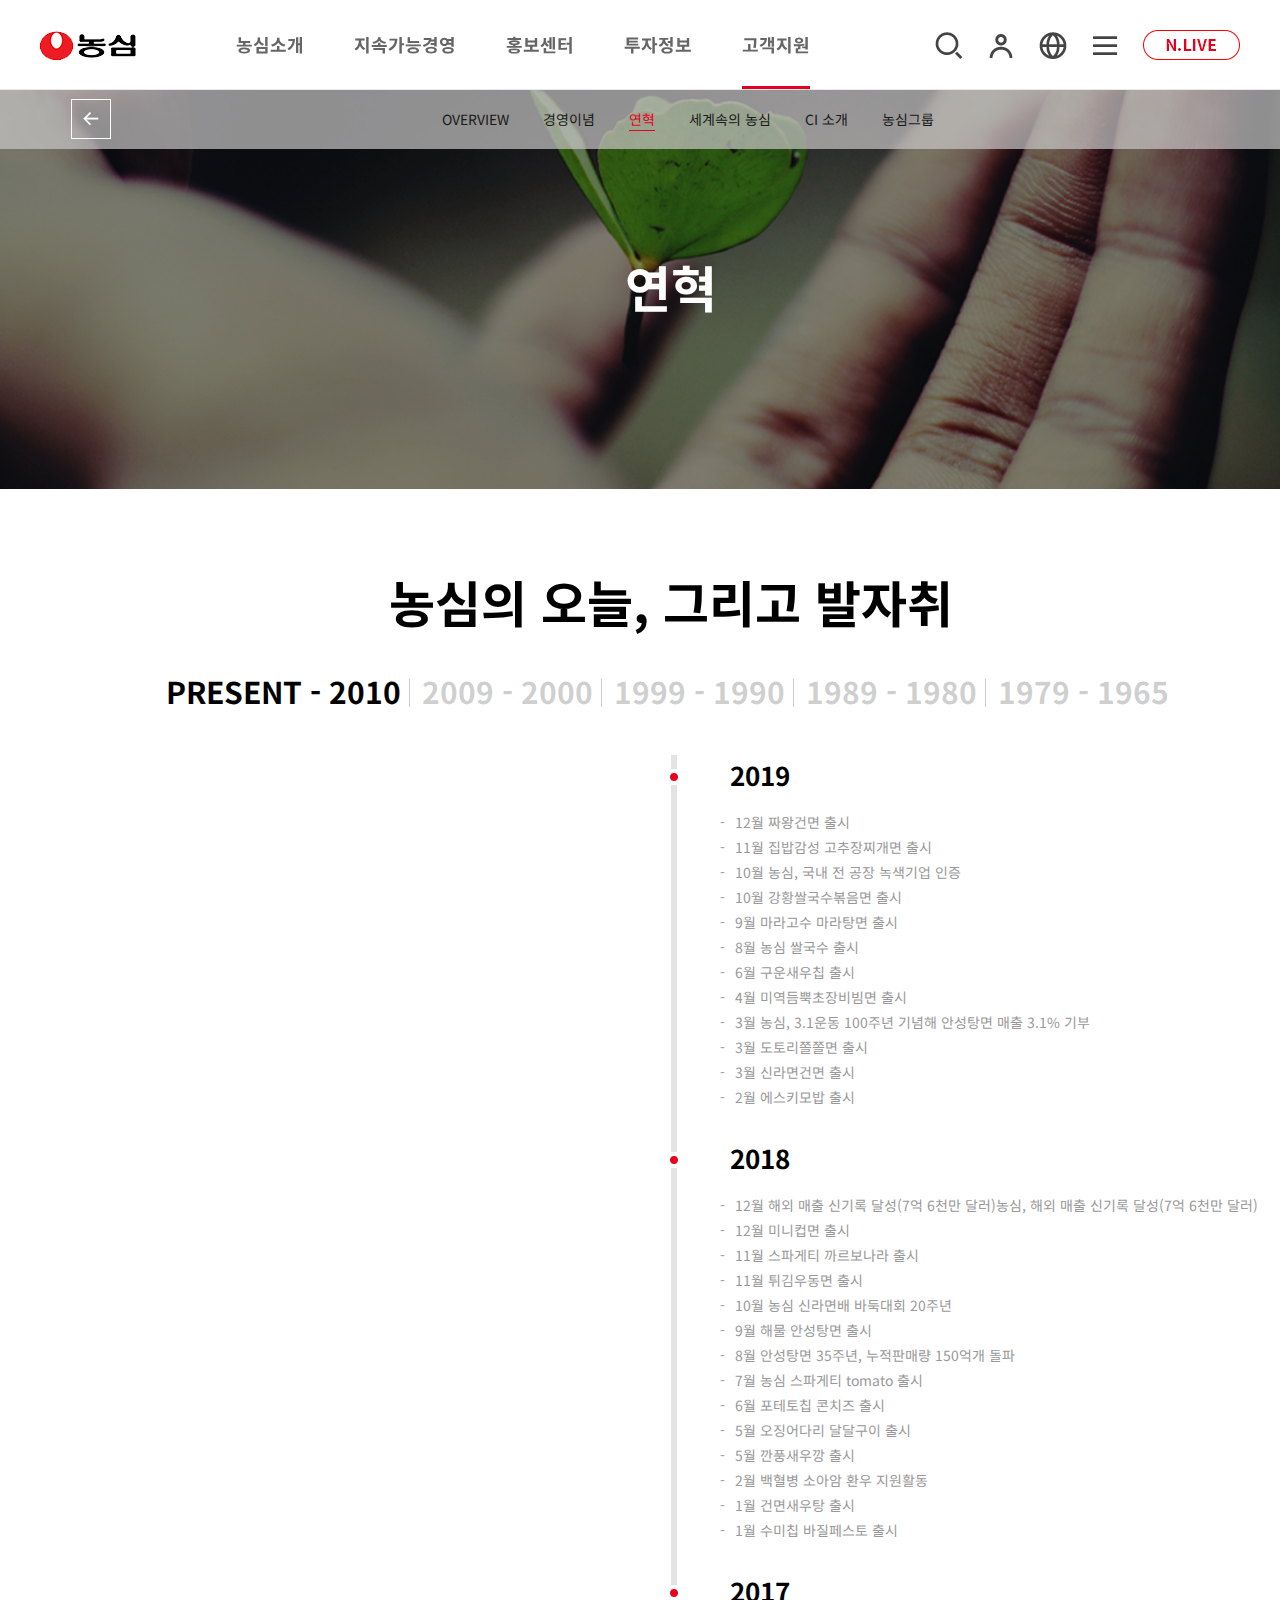
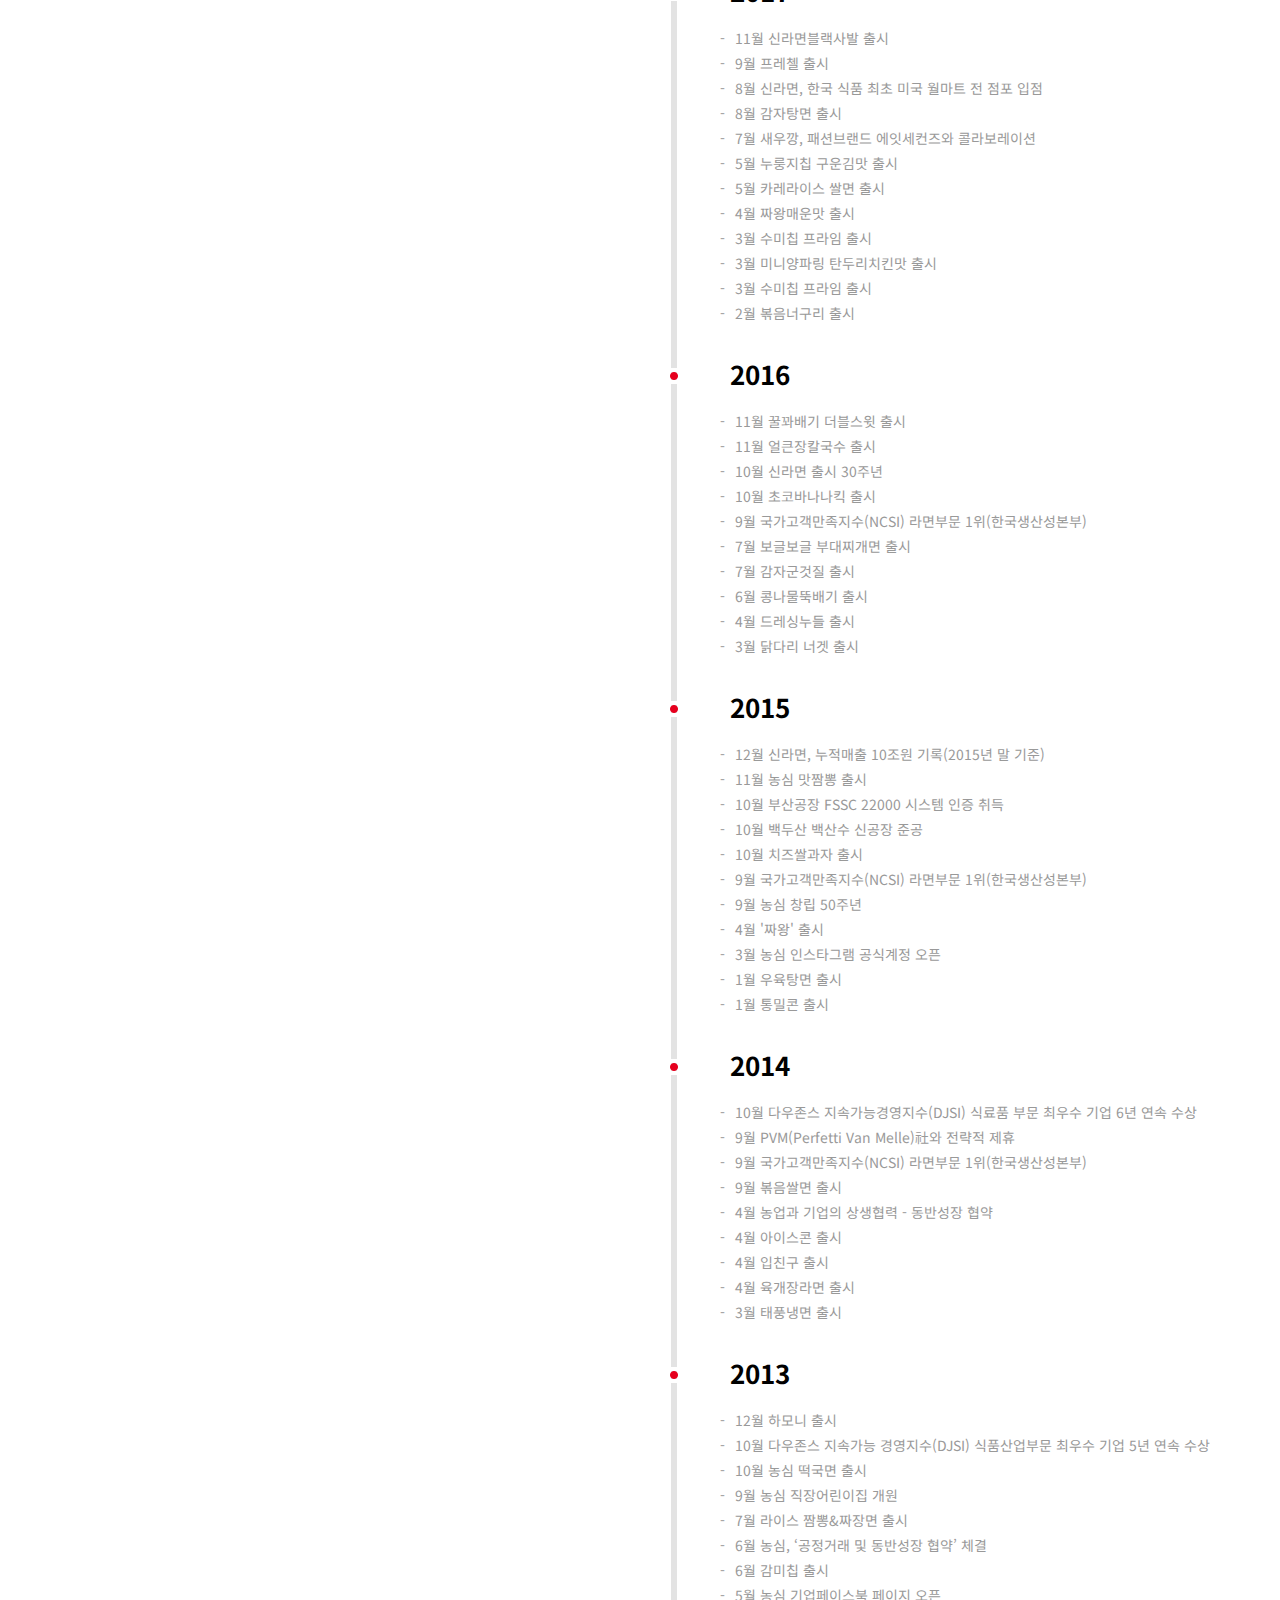
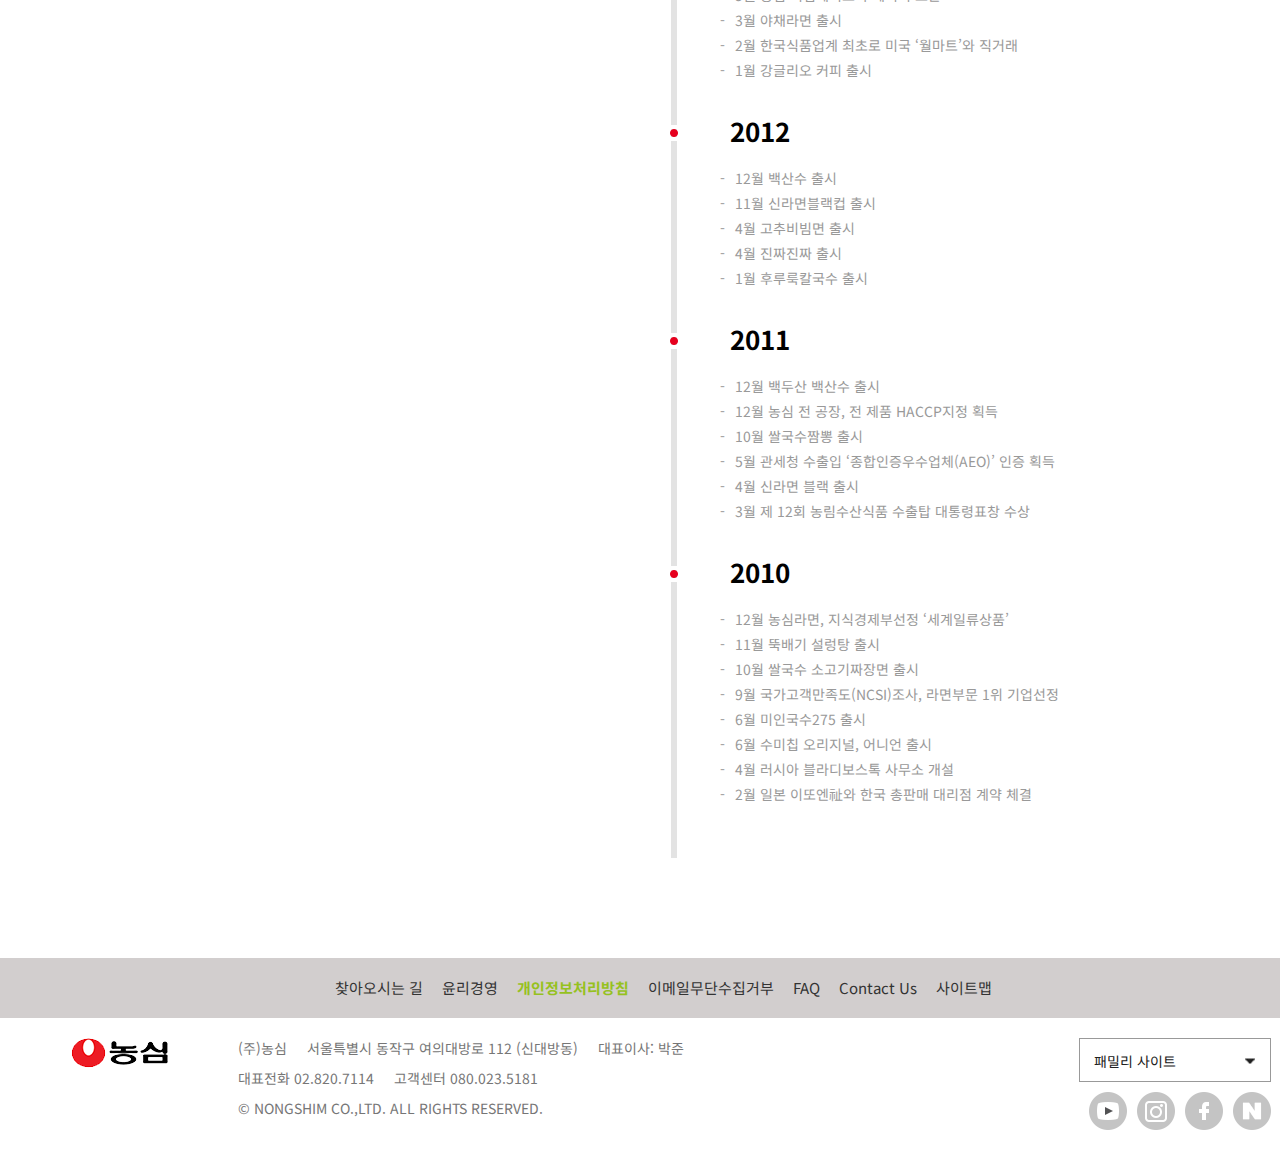
<file: history.html>
<!DOCTYPE html>
<html lang="ko">
<head>
    <meta charset="UTF-8">
    <meta name="viewport" content="width=1342">
    <meta property="og:type" content="website">
    <meta property="og:title" content="농심 Nongshim">
    <meta property="og:description" content="행복한 가치, 인생을 맛있게 농심! | 고객지원부터 상담까지!">
    <meta property="og:image" content="http://knom1224.dothome.co.kr/nongshim/og_img/servicecenter_og.png">
    <meta property="og:url" content="http://knom1224.dothome.co.kr/nongshim/servicecenter.html">
    <link rel="shortcut icon" href="favicon.ico?v=1">
    <title>농심 | 고객지원 OVERVIEW</title>
    <link href="https://fonts.googleapis.com/css2?family=Noto+Sans+KR:wght@400;500;700&display=swap" rel="stylesheet">
    <link rel="stylesheet" href="css/swiper.min.css">
    <link rel="stylesheet" href="css/common.css">
    <script src="https://ajax.googleapis.com/ajax/libs/jquery/3.5.1/jquery.min.js"></script>
    <script src="js/swiper.min.js"></script>
    <script src="js/ui_common.js"></script>
</head>
<body>
    <div id="wrap">
        <div id="skipNavi">
            <a href="#container">본문바로가기</a>
        </div>
        <header id="header">
            <!-- 검색영역 시작-->
            <div class="search_zone">
                <div class="inner">
                    <div class="search_wrap">
                        <input type="text" placeholder="검색어를 입력해주세요">
                        <button class="search_close_btn">검색창 닫기</button>
                    </div>
                </div>
            </div>
            <!-- 검색영역 끝-->
            <div class="inner">
                <h1 class="logo"><a href="index.html"><img src="images/logo.png" alt="농심"></a></h1>
                <!-- gnb 영역 시작 -->
                <ul class="gnb">
                    <li>
                        <a href="history.html">농심소개</a>
                        <ul class="depth2">
                            <li><a href="#">OVERVIEW</a></li>
                            <li><a href="#">경영이념</a></li>
                            <li><a href="history.html">연혁</a></li>
                            <li><a href="#">세계속의 농심</a></li>
                            <li><a href="#">CI소개</a></li>
                            <li><a href="#">농심그룹</a></li>
                        </ul>
                    </li>
                    <li>
                        <a href="#">지속가능경영</a>
                        <ul class="depth2">
                            <li><a href="#">OVERVIEW</a></li>
                            <li><a href="#">사회공헌</a></li>
                            <li><a href="#">환경ㆍ안전</a></li>
                            <li><a href="#">동반성장</a></li>
                            <li><a href="#">준법경영</a></li>
                            <li><a href="#">소비자중심경영</a></li>
                        </ul>
                    </li>
                    <li>
                        <a href="#">홍보센터</a>
                        <ul class="depth2">
                            <li><a href="#">OVERVIEW</a></li>
                            <li><a href="#">농시미 이벤트</a></li>
                            <li><a href="#">농심 소식</a></li>
                            <li><a href="#">사보 (N:ZIN)</a></li>
                            <li><a href="#">농심 TV</a></li>
                            <li><a href="#">N.서포터즈</a></li>
                            <li><a href="#">라면피디아</a></li>
                        </ul>
                    </li>
                    <li>
                        <a href="#">투자정보</a>
                        <ul class="depth2">
                            <li><a href="#">OVERVIEW</a></li>
                            <li><a href="#">주식에 관한 사항</a></li>
                            <li><a href="#">주가정보</a></li>
                            <li><a href="#">동반성장</a></li>
                            <li><a href="#">준법경영</a></li>
                        </ul>
                    </li>
                    <li class="active">
                        <a href="servicecenter.html">고객지원</a>
                        <ul class="depth2">
                            <li><a href="servicecenter.html">OVERVIEW</a></li>
                            <li><a href="#">상담접수</a></li>
                            <li><a href="#">자주 묻는 질문</a></li>
                            <li><a href="#">공장견학</a></li>
                            <li><a href="#">오시는길</a></li>
                        </ul>
                    </li>
                </ul>
                <ul class="util">
                    <li class="search_btn"><a href="#search_zone">검색</a></li>
                    <li class="user_btn"><a href="login.html">회원정보</a></li>
                    <li class="lang_btn">
                        <a href="#" onclick="return false">랭귀지</a>
                        <ul class="lang">
                            <li class="active"><a href="#">KR</a></li>
                            <li><a href="#" onclick="return false">EN</a></li>
                            <li><a href="#" onclick="return false">CN</a></li>
                            <li><a href="#" onclick="return false">JP</a></li>
                        </ul>
                    </li>
                    <li class="menu_btn"><a href="#">전체메뉴 열기</a></li>
                    <li class="nlive_btn"><a href="#">엔라이브</a></li>
                </ul>
                <div class="sitemap_wrap">
                    <div class="sitemap_wrap_bg">랜덤배경 영역</div>
                    <button type="button" class="close_btn">닫기 버튼</button>
                    <div class="sitemap_inner">
                        <ul class="sitemap">
                            <li>
                                <a href="#">농심소개</a>
                                <ul class="depth2">
                                    <li><a href="#">OVERVIEW</a></li>
                                    <li><a href="#">경영이념</a></li>
                                    <li><a href="history.html">연혁</a></li>
                                    <li><a href="#">세계속의 농심</a></li>
                                    <li><a href="#">CI소개</a></li>
                                    <li><a href="#">농심그룹</a></li>
                                </ul>
                            </li>
                            <li>
                                <a href="#">지속가능경영</a>
                                <ul class="depth2">
                                    <li><a href="#">OVERVIEW</a></li>
                                    <li><a href="#">사회공헌</a></li>
                                    <li><a href="#">환경ㆍ안전</a></li>
                                    <li><a href="#">동반성장</a></li>
                                    <li><a href="#">준법경영</a></li>
                                    <li><a href="#">소비자중심경영</a></li>
                                </ul>
                            </li>
                            <li>
                                <a href="#">홍보센터</a>
                                <ul class="depth2">
                                    <li><a href="#">OVERVIEW</a></li>
                                    <li><a href="#">농시미 이벤트</a></li>
                                    <li><a href="#">농심 소식</a></li>
                                    <li><a href="#">사보 (N:ZIN)</a></li>
                                    <li><a href="#">농심 TV</a></li>
                                    <li><a href="#">N.서포터즈</a></li>
                                    <li><a href="#">라면피디아</a></li>
                                </ul>
                            </li>
                            <li>
                                <a href="#">투자정보</a>
                                <ul class="depth2">
                                    <li><a href="#">OVERVIEW</a></li>
                                    <li><a href="#">주식에 관한 사항</a></li>
                                    <li><a href="#">주가정보</a></li>
                                    <li><a href="#">동반성장</a></li>
                                    <li><a href="#">준법경영</a></li>
                                </ul>
                            </li>
                            <li>
                                <a href="servicecenter.html">고객지원</a>
                                <ul class="depth2">
                                    <li><a href="servicecenter.html">OVERVIEW</a></li>
                                    <li><a href="#">상담접수</a></li>
                                    <li><a href="#">자주 묻는 질문</a></li>
                                    <li><a href="#">공장견학</a></li>
                                    <li><a href="#">오시는길</a></li>
                                </ul>
                            </li>
                            <li>
                                <a href="#">누들푸들</a>
                                <ul class="depth2">
                                    <li><a href="#">레시피</a></li>
                                    <li><a href="#">누들푸들 프렌즈</a></li>
                                    <li><a href="#">푸드 매거진</a></li>
                                    <li><a href="#">리뷰 플레이스</a></li>
                                    <li><a href="#">기타</a></li>
                                </ul>
                            </li>
                            <li>
                                <a href="#">N.LIVE</a>
                                <ul class="depth2">
                                    <li><a href="#">N.LIVE</a></li>
                                    <li><a href="#">FACEBOOK</a></li>
                                    <li><a href="#">INSTAGRAM</a></li>
                                    <li><a href="#">YOUTUBE</a></li>
                                    <li><a href="#">BLOG</a></li>
                                </ul>
                            </li>
                            <li>
                                <a href="#">농심채용</a>
                                <ul class="depth2">
                                    <li><a href="#">농심그룹</a></li>
                                    <li><a href="#">Meet농심</a></li>
                                    <li><a href="#">채용안내</a></li>
                                    <li><a href="#">지원현황</a></li>
                                </ul>
                            </li>
                            <li>
                                <a href="#">기타</a>
                                <ul class="depth2">
                                    <li><a href="#">개인정보 처리방침</a></li>
                                    <li><a href="#">이용약관</a></li>
                                    <li><a href="#">특약점 포탈</a></li>
                                    <li><a href="#">전자결제</a></li>
                                    <li><a href="#">증명서 조회</a></li>
                                </ul>
                            </li>
                        </ul>
                    </div>
                </div>
            </div>
        </header>
        <div id="container" class="sub_container history_container">
            <div class="lnb_wrap">
                <div class="sub_visual">
                    <ul class="lnb">
                        <li><a href="#" class="btn_back" onclick="history.back(); return false">뒤로가기</a></li>
                        <li><a href="#">OVERVIEW</a></li>
                        <li><a href="#">경영이념</a></li>
                        <li class="active"><a href="history.html">연혁</a></li>
                        <li><a href="#">세계속의 농심</a></li>
                        <li><a href="#">CI 소개</a></li>
                        <li><a href="#">농심그룹</a></li>
                    </ul>
                    <div class="text_wrap">
                        <h2 class="sub_tit">연혁</h2>
                    </div>
                </div>
            </div>
            <div class="history">
                <div class="inner">
                    <h2 class="sub_tit">농심의 오늘, 그리고 발자취</h2>
                    <ul class="history_menu">
                        <li class="active"><a href="#">PRESENT - 2010</a></li>
                        <li><a href="#">2009 - 2000</a></li>
                        <li><a href="#">1999 - 1990</a></li>
                        <li><a href="#">1989 - 1980</a></li>
                        <li><a href="#">1979 - 1965</a></li>
                    </ul>
                    <!-- 연혁 리스트 -->
                    <ul class="history_list">
                        <li class="history_img hs_img2019">
                            <h3 class="year_txt">2019</h3>
                            <ul class="depth2">
                                <li>12월 짜왕건면 출시</li>
                                <li>11월 집밥감성 고추장찌개면 출시</li>
                                <li>10월 농심, 국내 전 공장 녹색기업 인증</li>
                                <li>10월 강황쌀국수볶음면 출시</li>
                                <li>9월 마라고수 마라탕면 출시</li>
                                <li>8월 농심 쌀국수 출시</li>
                                <li>6월 구운새우칩 출시</li>
                                <li>4월 미역듬뿍초장비빔면 출시</li>
                                <li>3월 농심, 3.1운동 100주년 기념해 안성탕면 매출 3.1% 기부</li>
                                <li>3월 도토리쫄쫄면 출시</li>
                                <li>3월 신라면건면 출시</li>
                                <li>2월 에스키모밥 출시</li>
                            </ul>
                        </li>
                        <li>
                            <h3 class="year_txt">2018</h3>
                            <ul class="depth2">
                                <li>12월 해외 매출 신기록 달성(7억 6천만 달러)농심, 해외 매출 신기록 달성(7억 6천만 달러)</li>
                                <li>12월 미니컵면 출시</li>
                                <li>11월 스파게티 까르보나라 출시</li>
                                <li>11월 튀김우동면 출시</li>
                                <li>10월 농심 신라면배 바둑대회 20주년</li>
                                <li>9월 해물 안성탕면 출시</li>
                                <li>8월 안성탕면 35주년, 누적판매량 150억개 돌파</li>
                                <li>7월 농심 스파게티 tomato 출시</li>
                                <li>6월 포테토칩 콘치즈 출시</li>
                                <li>5월 오징어다리 달달구이 출시</li>
                                <li>5월 깐풍새우깡 출시</li>
                                <li>2월 백혈병 소아암 환우 지원활동</li>
                                <li>1월 건면새우탕 출시</li>
                                <li>1월 수미칩 바질페스토 출시</li>
                            </ul>
                        </li>
                        <li>
                            <h3 class="year_txt">2017</h3>
                            <ul class="depth2">
                                <li>11월 신라면블랙사발 출시</li>
                                <li>9월 프레첼 출시</li>
                                <li>8월 신라면, 한국 식품 최초 미국 월마트 전 점포 입점</li>
                                <li>8월 감자탕면 출시</li>
                                <li>7월 새우깡, 패션브랜드 에잇세컨즈와 콜라보레이션</li>
                                <li>5월 누룽지칩 구운김맛 출시</li>
                                <li>5월 카레라이스 쌀면 출시</li>
                                <li>4월 짜왕매운맛 출시</li>
                                <li>3월 수미칩 프라임 출시</li>
                                <li>3월 미니양파링 탄두리치킨맛 출시</li>
                                <li>3월 수미칩 프라임 출시</li>
                                <li>2월 볶음너구리 출시</li>
                            </ul>
                        </li>
                        <li class="history_img hs_img2016">
                            <h3 class="year_txt">2016</h3>
                            <ul class="depth2">
                                <li>11월 꿀꽈배기 더블스윗 출시</li>
                                <li>11월 얼큰장칼국수 출시</li>
                                <li>10월 신라면 출시 30주년</li>
                                <li>10월 초코바나나킥 출시</li>
                                <li>9월 국가고객만족지수(NCSI) 라면부문 1위(한국생산성본부)</li>
                                <li>7월 보글보글 부대찌개면 출시</li>
                                <li>7월 감자군것질 출시</li>
                                <li>6월 콩나물뚝배기 출시</li>
                                <li>4월 드레싱누들 출시</li>
                                <li>3월 닭다리 너겟 출시</li>
                            </ul>
                        </li>
                        <li>
                            <h3 class="year_txt">2015</h3>
                            <ul class="depth2">
                                <li>12월 신라면, 누적매출 10조원 기록(2015년 말 기준)</li>
                                <li>11월 농심 맛짬뽕 출시</li>
                                <li>10월 부산공장 FSSC 22000 시스템 인증 취득</li>
                                <li>10월 백두산 백산수 신공장 준공</li>
                                <li>10월 치즈쌀과자 출시</li>
                                <li>9월 국가고객만족지수(NCSI) 라면부문 1위(한국생산성본부)</li>
                                <li>9월 농심 창립 50주년</li>
                                <li>4월 '짜왕' 출시</li>
                                <li>3월 농심 인스타그램 공식계정 오픈</li>
                                <li>1월 우육탕면 출시</li>
                                <li>1월 통밀콘 출시</li>
                            </ul>
                        </li>
                        <li>
                            <h3 class="year_txt">2014</h3>
                            <ul class="depth2">
                                <li>10월 다우존스 지속가능경영지수(DJSI) 식료품 부문 최우수 기업 6년 연속 수상</li>
                                <li>9월 PVM(Perfetti Van Melle)社와 전략적 제휴</li>
                                <li>9월 국가고객만족지수(NCSI) 라면부문 1위(한국생산성본부)</li>
                                <li>9월 볶음쌀면 출시</li>
                                <li>4월 농업과 기업의 상생협력 - 동반성장 협약</li>
                                <li>4월 아이스콘 출시</li>
                                <li>4월 입친구 출시</li>
                                <li>4월 육개장라면 출시</li>
                                <li>3월 태풍냉면 출시</li>
                            </ul>
                        </li>
                        <li>
                            <h3 class="year_txt">2013</h3>
                            <ul class="depth2">
                                <li>12월 하모니 출시</li>
                                <li>10월 다우존스 지속가능 경영지수(DJSI) 식품산업부문 최우수 기업 5년 연속 수상</li>
                                <li>10월 농심 떡국면 출시</li>
                                <li>9월 농심 직장어린이집 개원</li>
                                <li>7월 라이스 짬뽕&짜장면 출시</li>
                                <li>6월 농심, ‘공정거래 및 동반성장 협약’ 체결</li>
                                <li>6월 감미칩 출시</li>
                                <li>5월 농심 기업페이스북 페이지 오픈</li>
                                <li>3월 야채라면 출시</li>
                                <li>2월 한국식품업계 최초로 미국 ‘월마트’와 직거래</li>
                                <li>1월 강글리오 커피 출시</li>
                            </ul>
                        </li>
                        <li class="history_img hs_img2012">
                            <h3 class="year_txt">2012</h3>
                            <ul class="depth2">
                                <li>12월 백산수 출시</li>
                                <li>11월 신라면블랙컵 출시</li>
                                <li>4월 고추비빔면 출시</li>
                                <li>4월 진짜진짜 출시</li>
                                <li>1월 후루룩칼국수 출시</li>
                            </ul>
                        </li>
                        <li>
                            <h3 class="year_txt">2011</h3>
                            <ul class="depth2">
                                <li>12월 백두산 백산수 출시</li>
                                <li>12월 농심 전 공장, 전 제품 HACCP지정 획득</li>
                                <li>10월 쌀국수짬뽕 출시</li>
                                <li>5월 관세청 수출입 ‘종합인증우수업체(AEO)’ 인증 획득</li>
                                <li>4월 신라면 블랙 출시</li>
                                <li>3월 제 12회 농림수산식품 수출탑 대통령표창 수상</li>
                            </ul>
                        </li>
                        <li>
                            <h3 class="year_txt">2010</h3>
                            <ul class="depth2">
                                <li>12월 농심라면, 지식경제부선정 ‘세계일류상품’</li>
                                <li>11월 뚝배기 설렁탕 출시</li>
                                <li>10월 쌀국수 소고기짜장면 출시</li>
                                <li>9월 국가고객만족도(NCSI)조사, 라면부문 1위 기업선정</li>
                                <li>6월 미인국수275 출시</li>
                                <li>6월 수미칩 오리지널, 어니언 출시</li>
                                <li>4월 러시아 블라디보스톡 사무소 개설</li>
                                <li>2월 일본 이또엔祉와 한국 총판매 대리점 계약 체결</li>
                            </ul>
                        </li>
                    </ul>
                </div>
            </div>
        </div>
        <footer id="footer" class="servicecenter_footer">
            <div class="top_footer">
                <div class="inner">
                    <ul class="link">
                        <li><a href="#">찾아오시는 길</a></li>
                        <li><a href="#">윤리경영</a></li>
                        <li class="green"><a href="#">개인정보처리방침</a></li>
                        <li><a href="#">이메일무단수집거부</a></li>
                        <li><a href="#">FAQ</a></li>
                        <li><a href="#">Contact Us</a></li>
                        <li><a href="#">사이트맵</a></li>
                    </ul>
                </div>
            </div>
            <div class="bottom_footer">
               <div class="inner clearfix">
                   <div class="footer_logo">
                       <img src="images/footer_logo.png" alt="footer영역 로고">
                   </div>
                   <ul class="info">
                       <li>(주)농심</li>
                       <li>서울특별시 동작구 여의대방로 112 (신대방동)</li>
                       <li>대표이사: 박준</li>
                       <li>대표전화 02.820.7114</li>
                       <li>고객센터 080.023.5181</li>
                       <li>©  NONGSHIM CO.,LTD. ALL RIGHTS RESERVED.</li>
                   </ul>
                   <div class="family_site">
                       <a href="#" class="fs_btn">패밀리 사이트</a>
                       <ul class="fs_list">
                           <li>그룹사</li>
                           <li><a href="#">농심홀딩스</a></li>
                           <li><a href="#">농심엔지니어링</a></li>
                           <li><a href="#">농심개발</a></li>
                           <li><a href="#">율촌화학</a></li>
                           <li><a href="#">메가마트</a></li>
                           <li><a href="#">태경농산</a></li>
                           <li><a href="#">NDS</a></li>
                           <li><a href="#">농심기획</a></li>
                           <li><a href="#">호텔농심</a></li>
                           <li><a href="#">농심미분</a></li>
                           <li><a href="#">율촌재단</a></li>
                           <li><a href="#">농심미국</a></li>
                           <li><a href="#">농심중국</a></li>
                           <li><a href="#">농심일본</a></li>
                           <li>브랜드</li>
                           <li><a href="#">새우깡</a></li>
                           <li><a href="#">신라면</a></li>
                           <li><a href="#">백산수</a></li>
                           <li><a href="#">코코이찌방야</a></li>
                           <li><a href="#">식문화연구</a></li>
                           <li><a href="#">식문화전문도서관</a></li>
                       </ul>
                   </div>
                   <ul class="sns_list">
                       <li class="youtube"><a href="https://www.youtube.com/user/nongshimPR?sub_confirmation=1" target="_blank">유튜브</a></li>
                       <li class="insta"><a href="https://www.instagram.com/nongshim/?hl=ko" target="_blank">인스타그램</a></li>
                       <li class="facebook"><a href="https://ko-kr.facebook.com/nongshim/" target="_blank">페이스북</a></li>
                       <li class="blog"><a href="https://blog.naver.com/nongshimblog" target="_blank">네이버블로그</a></li>
                   </ul>
               </div> 
            </div>
        </footer>
    </div>
</body>
</html>
</file>
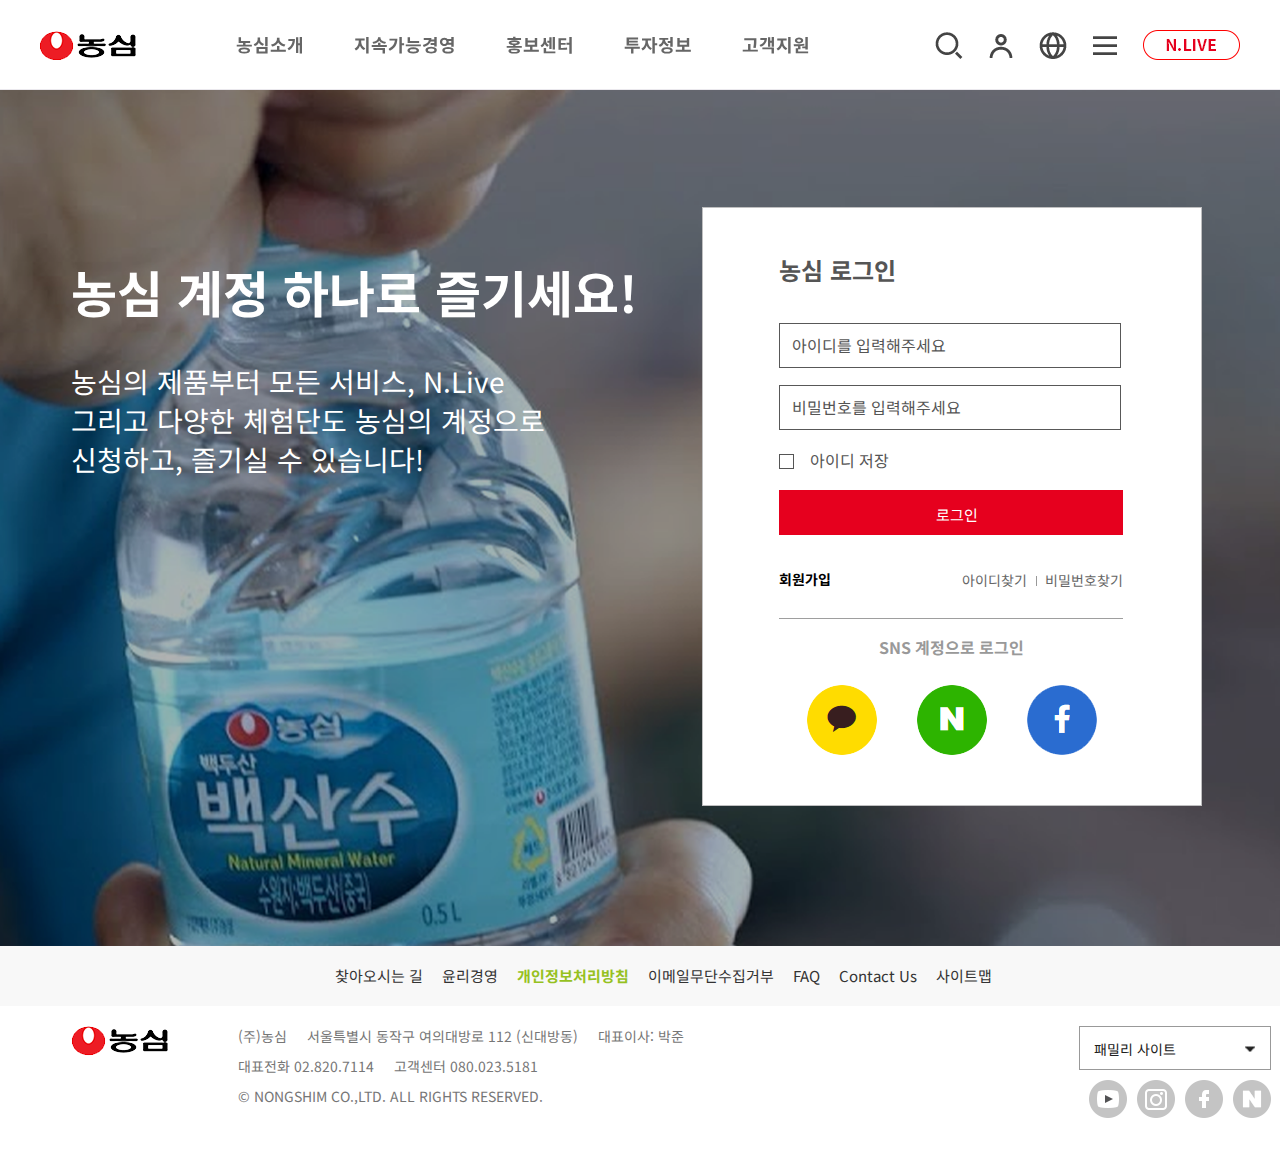
<file: login.html>
<!DOCTYPE html>
<html lang="ko">
<head>
    <meta charset="UTF-8">
    <meta name="viewport" content="width=1342">
    <meta property="og:type" content="website">
    <meta property="og:title" content="농심 Nongshim">
    <meta property="og:description" content="행복한 가치, 인생을 맛있게 농심! | 농심 계정 하나로 즐기세요! 로그인 페이지">
    <meta property="og:image" content="http://knom1224.dothome.co.kr/nongshim/og_img/login_og.png">
    <meta property="og:url" content="http://knom1224.dothome.co.kr/nongshim/login.html">
    <link rel="shortcut icon" href="favicon.ico?v=1">
    <title>농심 홈페이지 - 로그인</title>
    <link href="https://fonts.googleapis.com/css2?family=Noto+Sans+KR:wght@400;500;700&display=swap" rel="stylesheet">
    <link rel="stylesheet" href="css/swiper.min.css">
    <link rel="stylesheet" href="css/common.css">
    <script src="https://ajax.googleapis.com/ajax/libs/jquery/3.5.1/jquery.min.js"></script>
    <script src="js/swiper.min.js"></script>
    <script src="js/ui_common.js"></script>
</head>
<body>
    <div id="wrap">
        <header id="header">
            <!-- 검색영역 시작-->
            <div class="search_zone">
                <div class="inner">
                    <div class="search_wrap">
                        <input type="text" placeholder="검색어를 입력해주세요">
                        <button class="search_close_btn">검색창 닫기</button>
                    </div>
                </div>
            </div>
            <!-- 검색영역 끝-->
            <div class="inner">
                <h1 class="logo"><a href="index.html"><img src="images/logo.png" alt="농심"></a></h1>
                <!-- gnb 영역 시작 -->
                <ul class="gnb">
                    <li>
                        <a href="#">농심소개</a>
                        <ul class="depth2">
                            <li><a href="#">OVERVIEW</a></li>
                            <li><a href="#">경영이념</a></li>
                            <li><a href="#">연혁</a></li>
                            <li><a href="#">세계속의 농심</a></li>
                            <li><a href="#">CI소개</a></li>
                            <li><a href="#">농심그룹</a></li>
                        </ul>
                    </li>
                    <li>
                        <a href="#">지속가능경영</a>
                        <ul class="depth2">
                            <li><a href="#">OVERVIEW</a></li>
                            <li><a href="#">사회공헌</a></li>
                            <li><a href="#">환경ㆍ안전</a></li>
                            <li><a href="#">동반성장</a></li>
                            <li><a href="#">준법경영</a></li>
                            <li><a href="#">소비자중심경영</a></li>
                        </ul>
                    </li>
                    <li>
                        <a href="#">홍보센터</a>
                        <ul class="depth2">
                            <li><a href="#">OVERVIEW</a></li>
                            <li><a href="#">농시미 이벤트</a></li>
                            <li><a href="#">농심 소식</a></li>
                            <li><a href="#">사보 (N:ZIN)</a></li>
                            <li><a href="#">농심 TV</a></li>
                            <li><a href="#">N.서포터즈</a></li>
                            <li><a href="#">라면피디아</a></li>
                        </ul>
                    </li>
                    <li>
                        <a href="#">투자정보</a>
                        <ul class="depth2">
                            <li><a href="#">OVERVIEW</a></li>
                            <li><a href="#">주식에 관한 사항</a></li>
                            <li><a href="#">주가정보</a></li>
                            <li><a href="#">동반성장</a></li>
                            <li><a href="#">준법경영</a></li>
                        </ul>
                    </li>
                    <li>
                        <a href="servicecenter.html">고객지원</a>
                        <ul class="depth2">
                            <li><a href="#">OVERVIEW</a></li>
                            <li><a href="#">상담접수</a></li>
                            <li><a href="#">자주 묻는 질문</a></li>
                            <li><a href="#">공장견학</a></li>
                            <li><a href="#">오시는길</a></li>
                        </ul>
                    </li>
                </ul>
                <ul class="util">
                    <li class="search_btn"><a href="#" onclick="return false">검색</a></li>
                    <li class="user_btn"><a href="login.html">회원정보</a></li>
                    <li class="lang_btn">
                        <a href="#" onclick="return false">랭귀지</a>
                        <ul class="lang">
                            <li class="active"><a href="#">KR</a></li>
                            <li><a href="#" onclick="return false">EN</a></li>
                            <li><a href="#" onclick="return false">CN</a></li>
                            <li><a href="#" onclick="return false">JP</a></li>
                        </ul>
                    </li>
                    <li class="menu_btn"><a href="#">전체메뉴 열기</a></li>
                    <li class="nlive_btn"><a href="#">엔라이브</a></li>
                </ul>
                <div class="sitemap_wrap">
                    <div class="sitemap_wrap_bg">랜덤배경 영역</div>
                    <button type="button" class="close_btn">닫기 버튼</button>
                    <div class="sitemap_inner">
                        <ul class="sitemap">
                            <li>
                                <a href="#">농심소개</a>
                                <ul class="depth2">
                                    <li><a href="#">OVERVIEW</a></li>
                                    <li><a href="#">경영이념</a></li>
                                    <li><a href="#">연혁</a></li>
                                    <li><a href="#">세계속의 농심</a></li>
                                    <li><a href="#">CI소개</a></li>
                                    <li><a href="#">농심그룹</a></li>
                                </ul>
                            </li>
                            <li>
                                <a href="#">지속가능경영</a>
                                <ul class="depth2">
                                    <li><a href="#">OVERVIEW</a></li>
                                    <li><a href="#">사회공헌</a></li>
                                    <li><a href="#">환경ㆍ안전</a></li>
                                    <li><a href="#">동반성장</a></li>
                                    <li><a href="#">준법경영</a></li>
                                    <li><a href="#">소비자중심경영</a></li>
                                </ul>
                            </li>
                            <li>
                                <a href="#">홍보센터</a>
                                <ul class="depth2">
                                    <li><a href="#">OVERVIEW</a></li>
                                    <li><a href="#">농시미 이벤트</a></li>
                                    <li><a href="#">농심 소식</a></li>
                                    <li><a href="#">사보 (N:ZIN)</a></li>
                                    <li><a href="#">농심 TV</a></li>
                                    <li><a href="#">N.서포터즈</a></li>
                                    <li><a href="#">라면피디아</a></li>
                                </ul>
                            </li>
                            <li>
                                <a href="#">투자정보</a>
                                <ul class="depth2">
                                    <li><a href="#">OVERVIEW</a></li>
                                    <li><a href="#">주식에 관한 사항</a></li>
                                    <li><a href="#">주가정보</a></li>
                                    <li><a href="#">동반성장</a></li>
                                    <li><a href="#">준법경영</a></li>
                                </ul>
                            </li>
                            <li>
                                <a href="#">고객지원</a>
                                <ul class="depth2">
                                    <li><a href="#">OVERVIEW</a></li>
                                    <li><a href="#">상담접수</a></li>
                                    <li><a href="#">자주 묻는 질문</a></li>
                                    <li><a href="#">공장견학</a></li>
                                    <li><a href="#">오시는길</a></li>
                                </ul>
                            </li>
                            <li>
                                <a href="#">누들푸들</a>
                                <ul class="depth2">
                                    <li><a href="#">레시피</a></li>
                                    <li><a href="#">누들푸들 프렌즈</a></li>
                                    <li><a href="#">푸드 매거진</a></li>
                                    <li><a href="#">리뷰 플레이스</a></li>
                                    <li><a href="#">기타</a></li>
                                </ul>
                            </li>
                            <li>
                                <a href="#">N.LIVE</a>
                                <ul class="depth2">
                                    <li><a href="#">N.LIVE</a></li>
                                    <li><a href="#">FACEBOOK</a></li>
                                    <li><a href="#">INSTAGRAM</a></li>
                                    <li><a href="#">YOUTUBE</a></li>
                                    <li><a href="#">BLOG</a></li>
                                </ul>
                            </li>
                            <li>
                                <a href="#">농심채용</a>
                                <ul class="depth2">
                                    <li><a href="#">농심그룹</a></li>
                                    <li><a href="#">Meet농심</a></li>
                                    <li><a href="#">채용안내</a></li>
                                    <li><a href="#">지원현황</a></li>
                                </ul>
                            </li>
                            <li>
                                <a href="#">기타</a>
                                <ul class="depth2">
                                    <li><a href="#">개인정보 처리방침</a></li>
                                    <li><a href="#">이용약관</a></li>
                                    <li><a href="#">특약점 포탈</a></li>
                                    <li><a href="#">전자결제</a></li>
                                    <li><a href="#">증명서 조회</a></li>
                                </ul>
                            </li>
                        </ul>
                    </div>
                </div>
            </div>
        </header>
        <div id="container" class="login_container">
            <div class="bg_box">
                <div class="inner">
                    <div class="text_wrap">
                        <h2 class="tit">농심  계정 하나로 즐기세요!</h2>
                        <p>
                            농심의 제품부터 모든 서비스, N.Live<br>
                            그리고 다양한 체험단도 농심의 계정으로<br>
                            신청하고, 즐기실 수 있습니다! 
                        </p>
                    </div>
                    <!-- 로그인영역 시작 -->
                    <div class="input_wrap">
                        <h3>농심 로그인</h3>
                        <input type="text" placeholder="아이디를 입력해주세요">
                        <input type="password" placeholder="비밀번호를 입력해주세요">
                        <!-- 자동 로그인 영역 시작---------------------- -->
                        <div class="login_text_wrap">
                            <label for="id_check">
                                <div class="check_zone">
                                    <span class="checked_img"></span>
                                </div>
                                아이디 저장</label>
                            <input type="checkbox" id="id_check">
                            <div class="id_save_wrap">
                                <a href="#" class="id_save_close"></a>
                                <p>
                                    개인정보 보호를 위해<br>
                                    개인PC에서만 사용해 주세요.
                                </p>
                            </div>
                        </div>
                            <!-- 자동 로그인 영역 끝---------------------- -->
                            <input type="submit" value="로그인">
                        <ul class="info_wrap">
                            <li class="join"><a href="account_join01.html">회원가입</a></li>
                            <li><a href="#">아이디찾기</a></li>
                            <li><a href="#">비밀번호찾기</a></li>
                        </ul>
                        <div class="sns_wrap">
                            <h3>SNS 계정으로 로그인</h3>
                            <ul class="sns_login_list">
                                <li class="kakao_login"><a href="#">카카오톡</a></li>
                                <li class="naver_login"><a href="#">네이버</a></li>
                                <li class="face_login"><a href="#">페이스북</a></li>
                            </ul>
                        </div>
                    </div>
                </div>
            </div>
        </div>
        <footer id="footer">
            <div class="top_footer">
                <div class="inner">
                    <ul class="link">
                        <li><a href="#">찾아오시는 길</a></li>
                        <li><a href="#">윤리경영</a></li>
                        <li class="green"><a href="#">개인정보처리방침</a></li>
                        <li><a href="#">이메일무단수집거부</a></li>
                        <li><a href="#">FAQ</a></li>
                        <li><a href="#">Contact Us</a></li>
                        <li><a href="#">사이트맵</a></li>
                    </ul>
                </div>
            </div>
            <div class="bottom_footer">
               <div class="inner clearfix">
                   <div class="footer_logo">
                       <img src="images/footer_logo.png" alt="footer영역 로고">
                   </div>
                   <ul class="info">
                       <li>(주)농심</li>
                       <li>서울특별시 동작구 여의대방로 112 (신대방동)</li>
                       <li>대표이사: 박준</li>
                       <li>대표전화 02.820.7114</li>
                       <li>고객센터 080.023.5181</li>
                       <li>©  NONGSHIM CO.,LTD. ALL RIGHTS RESERVED.</li>
                   </ul>
                   <div class="family_site">
                       <a href="#" class="fs_btn">패밀리 사이트</a>
                       <ul class="fs_list">
                           <li>그룹사</li>
                           <li><a href="#">농심홀딩스</a></li>
                           <li><a href="#">농심엔지니어링</a></li>
                           <li><a href="#">농심개발</a></li>
                           <li><a href="#">율촌화학</a></li>
                           <li><a href="#">메가마트</a></li>
                           <li><a href="#">태경농산</a></li>
                           <li><a href="#">NDS</a></li>
                           <li><a href="#">농심기획</a></li>
                           <li><a href="#">호텔농심</a></li>
                           <li><a href="#">농심미분</a></li>
                           <li><a href="#">율촌재단</a></li>
                           <li><a href="#">농심미국</a></li>
                           <li><a href="#">농심중국</a></li>
                           <li><a href="#">농심일본</a></li>
                           <li>브랜드</li>
                           <li><a href="#">새우깡</a></li>
                           <li><a href="#">신라면</a></li>
                           <li><a href="#">백산수</a></li>
                           <li><a href="#">코코이찌방야</a></li>
                           <li><a href="#">식문화연구</a></li>
                           <li><a href="#">식문화전문도서관</a></li>
                       </ul>
                   </div>
                   <ul class="sns_list">
                       <li class="youtube"><a href="https://www.youtube.com/user/nongshimPR?sub_confirmation=1" target="_blank">유튜브</a></li>
                       <li class="insta"><a href="https://www.instagram.com/nongshim/?hl=ko" target="_blank">인스타그램</a></li>
                       <li class="facebook"><a href="https://ko-kr.facebook.com/nongshim/" target="_blank">페이스북</a></li>
                       <li class="blog"><a href="https://blog.naver.com/nongshimblog" target="_blank">네이버블로그</a></li>
                   </ul>
               </div> 
            </div>
        </footer>
    </div>
</body>
</html>
</file>
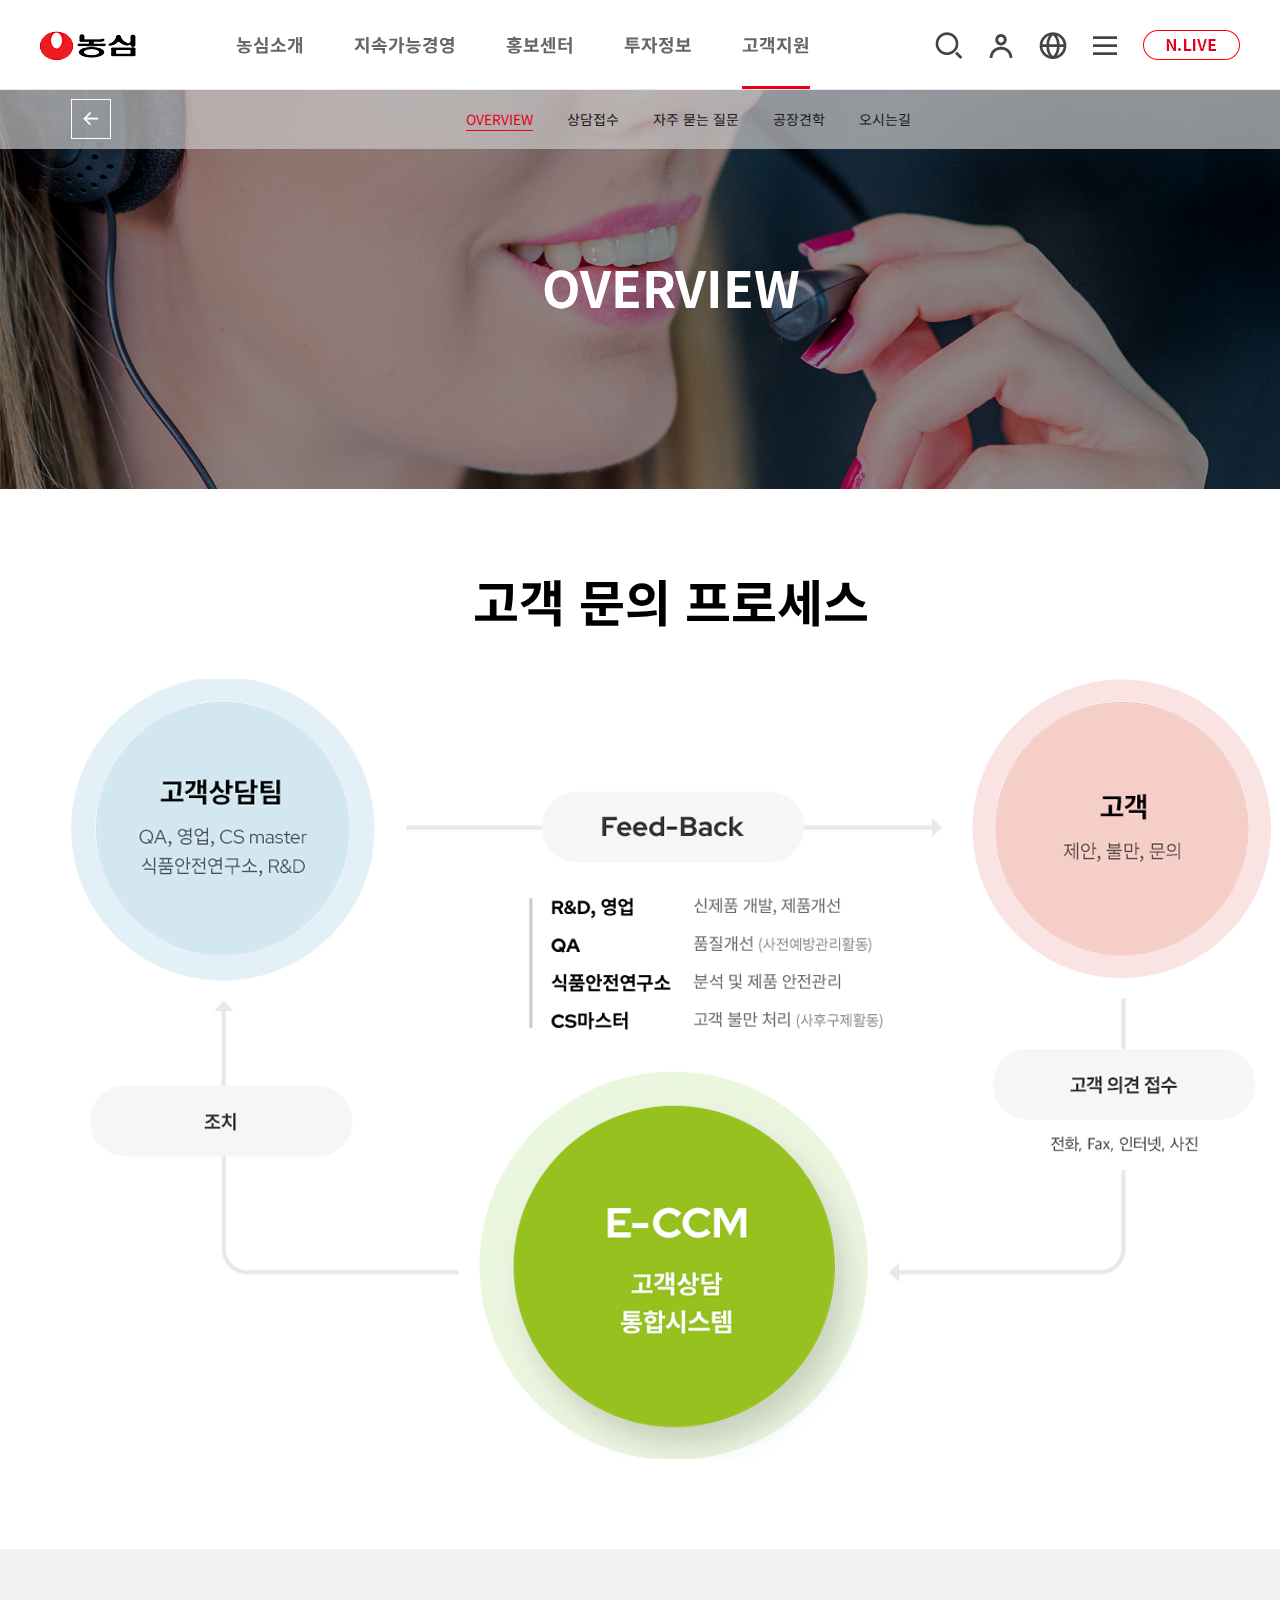
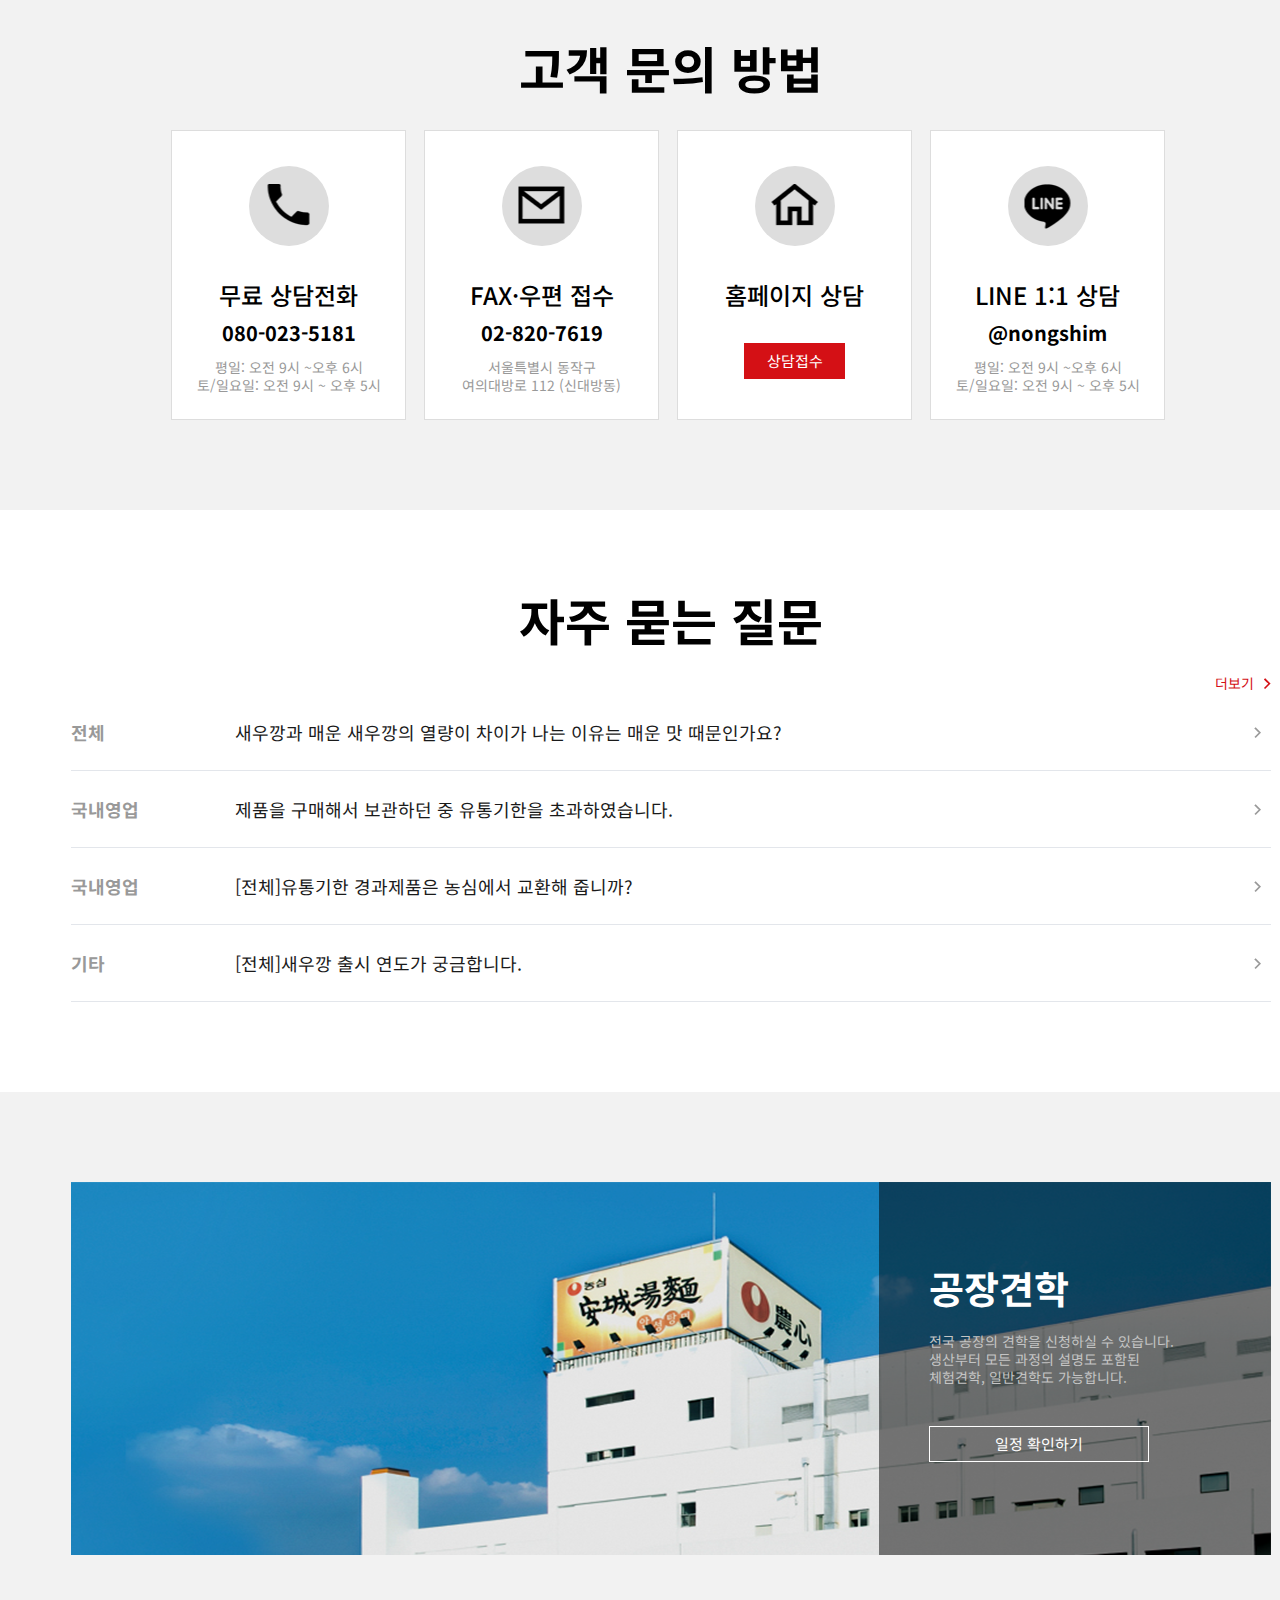
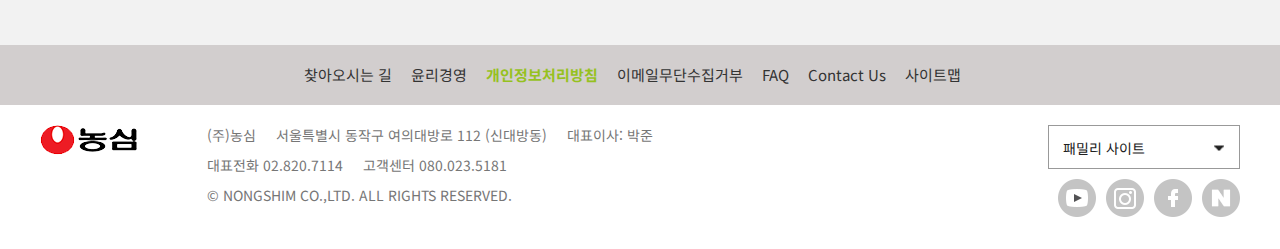
<file: servicecenter.html>
<!DOCTYPE html>
<html lang="ko">
<head>
    <meta charset="UTF-8">
    <meta name="viewport" content="width=1342">
    <meta property="og:type" content="website">
    <meta property="og:title" content="농심 Nongshim">
    <meta property="og:description" content="행복한 가치, 인생을 맛있게 농심! | 고객지원부터 상담까지!">
    <meta property="og:image" content="http://knom1224.dothome.co.kr/nongshim/og_img/servicecenter_og.png">
    <meta property="og:url" content="http://knom1224.dothome.co.kr/nongshim/servicecenter.html">
    <link rel="shortcut icon" href="favicon.ico?v=1">
    <title>농심 | 고객지원 OVERVIEW</title>
    <link href="https://fonts.googleapis.com/css2?family=Noto+Sans+KR:wght@400;500;700&display=swap" rel="stylesheet">
    <link rel="stylesheet" href="css/swiper.min.css">
    <link rel="stylesheet" href="css/common.css">
    <script src="https://ajax.googleapis.com/ajax/libs/jquery/3.5.1/jquery.min.js"></script>
    <script src="js/swiper.min.js"></script>
    <script src="js/ui_common.js"></script>
</head>
<body>
    <div id="wrap">
        <div id="skipNavi">
            <a href="#container">본문바로가기</a>
        </div>
        <header id="header">
            <!-- 검색영역 시작-->
            <div class="search_zone">
                <div class="inner">
                    <div class="search_wrap">
                        <input type="text" placeholder="검색어를 입력해주세요">
                        <button class="search_close_btn">검색창 닫기</button>
                    </div>
                </div>
            </div>
            <!-- 검색영역 끝-->
            <div class="inner">
                <h1 class="logo"><a href="index.html"><img src="images/logo.png" alt="농심"></a></h1>
                <!-- gnb 영역 시작 -->
                <ul class="gnb">
                    <li>
                        <a href="#">농심소개</a>
                        <ul class="depth2">
                            <li><a href="#">OVERVIEW</a></li>
                            <li><a href="#">경영이념</a></li>
                            <li><a href="#">연혁</a></li>
                            <li><a href="#">세계속의 농심</a></li>
                            <li><a href="#">CI소개</a></li>
                            <li><a href="#">농심그룹</a></li>
                        </ul>
                    </li>
                    <li>
                        <a href="#">지속가능경영</a>
                        <ul class="depth2">
                            <li><a href="#">OVERVIEW</a></li>
                            <li><a href="#">사회공헌</a></li>
                            <li><a href="#">환경ㆍ안전</a></li>
                            <li><a href="#">동반성장</a></li>
                            <li><a href="#">준법경영</a></li>
                            <li><a href="#">소비자중심경영</a></li>
                        </ul>
                    </li>
                    <li>
                        <a href="#">홍보센터</a>
                        <ul class="depth2">
                            <li><a href="#">OVERVIEW</a></li>
                            <li><a href="#">농시미 이벤트</a></li>
                            <li><a href="#">농심 소식</a></li>
                            <li><a href="#">사보 (N:ZIN)</a></li>
                            <li><a href="#">농심 TV</a></li>
                            <li><a href="#">N.서포터즈</a></li>
                            <li><a href="#">라면피디아</a></li>
                        </ul>
                    </li>
                    <li>
                        <a href="#">투자정보</a>
                        <ul class="depth2">
                            <li><a href="#">OVERVIEW</a></li>
                            <li><a href="#">주식에 관한 사항</a></li>
                            <li><a href="#">주가정보</a></li>
                            <li><a href="#">동반성장</a></li>
                            <li><a href="#">준법경영</a></li>
                        </ul>
                    </li>
                    <li class="active">
                        <a href="servicecenter.html">고객지원</a>
                        <ul class="depth2">
                            <li><a href="servicecenter.html">OVERVIEW</a></li>
                            <li><a href="#">상담접수</a></li>
                            <li><a href="#">자주 묻는 질문</a></li>
                            <li><a href="#">공장견학</a></li>
                            <li><a href="#">오시는길</a></li>
                        </ul>
                    </li>
                </ul>
                <ul class="util">
                    <li class="search_btn"><a href="#search_zone">검색</a></li>
                    <li class="user_btn"><a href="login.html">회원정보</a></li>
                    <li class="lang_btn">
                        <a href="#" onclick="return false">랭귀지</a>
                        <ul class="lang">
                            <li class="active"><a href="#">KR</a></li>
                            <li><a href="#" onclick="return false">EN</a></li>
                            <li><a href="#" onclick="return false">CN</a></li>
                            <li><a href="#" onclick="return false">JP</a></li>
                        </ul>
                    </li>
                    <li class="menu_btn"><a href="#">전체메뉴 열기</a></li>
                    <li class="nlive_btn"><a href="#">엔라이브</a></li>
                </ul>
                <div class="sitemap_wrap">
                    <div class="sitemap_wrap_bg">랜덤배경 영역</div>
                    <button type="button" class="close_btn">닫기 버튼</button>
                    <div class="sitemap_inner">
                        <ul class="sitemap">
                            <li>
                                <a href="#">농심소개</a>
                                <ul class="depth2">
                                    <li><a href="#">OVERVIEW</a></li>
                                    <li><a href="#">경영이념</a></li>
                                    <li><a href="#">연혁</a></li>
                                    <li><a href="#">세계속의 농심</a></li>
                                    <li><a href="#">CI소개</a></li>
                                    <li><a href="#">농심그룹</a></li>
                                </ul>
                            </li>
                            <li>
                                <a href="#">지속가능경영</a>
                                <ul class="depth2">
                                    <li><a href="#">OVERVIEW</a></li>
                                    <li><a href="#">사회공헌</a></li>
                                    <li><a href="#">환경ㆍ안전</a></li>
                                    <li><a href="#">동반성장</a></li>
                                    <li><a href="#">준법경영</a></li>
                                    <li><a href="#">소비자중심경영</a></li>
                                </ul>
                            </li>
                            <li>
                                <a href="#">홍보센터</a>
                                <ul class="depth2">
                                    <li><a href="#">OVERVIEW</a></li>
                                    <li><a href="#">농시미 이벤트</a></li>
                                    <li><a href="#">농심 소식</a></li>
                                    <li><a href="#">사보 (N:ZIN)</a></li>
                                    <li><a href="#">농심 TV</a></li>
                                    <li><a href="#">N.서포터즈</a></li>
                                    <li><a href="#">라면피디아</a></li>
                                </ul>
                            </li>
                            <li>
                                <a href="#">투자정보</a>
                                <ul class="depth2">
                                    <li><a href="#">OVERVIEW</a></li>
                                    <li><a href="#">주식에 관한 사항</a></li>
                                    <li><a href="#">주가정보</a></li>
                                    <li><a href="#">동반성장</a></li>
                                    <li><a href="#">준법경영</a></li>
                                </ul>
                            </li>
                            <li>
                                <a href="servicecenter.html">고객지원</a>
                                <ul class="depth2">
                                    <li><a href="servicecenter.html">OVERVIEW</a></li>
                                    <li><a href="#">상담접수</a></li>
                                    <li><a href="#">자주 묻는 질문</a></li>
                                    <li><a href="#">공장견학</a></li>
                                    <li><a href="#">오시는길</a></li>
                                </ul>
                            </li>
                            <li>
                                <a href="#">누들푸들</a>
                                <ul class="depth2">
                                    <li><a href="#">레시피</a></li>
                                    <li><a href="#">누들푸들 프렌즈</a></li>
                                    <li><a href="#">푸드 매거진</a></li>
                                    <li><a href="#">리뷰 플레이스</a></li>
                                    <li><a href="#">기타</a></li>
                                </ul>
                            </li>
                            <li>
                                <a href="#">N.LIVE</a>
                                <ul class="depth2">
                                    <li><a href="#">N.LIVE</a></li>
                                    <li><a href="#">FACEBOOK</a></li>
                                    <li><a href="#">INSTAGRAM</a></li>
                                    <li><a href="#">YOUTUBE</a></li>
                                    <li><a href="#">BLOG</a></li>
                                </ul>
                            </li>
                            <li>
                                <a href="#">농심채용</a>
                                <ul class="depth2">
                                    <li><a href="#">농심그룹</a></li>
                                    <li><a href="#">Meet농심</a></li>
                                    <li><a href="#">채용안내</a></li>
                                    <li><a href="#">지원현황</a></li>
                                </ul>
                            </li>
                            <li>
                                <a href="#">기타</a>
                                <ul class="depth2">
                                    <li><a href="#">개인정보 처리방침</a></li>
                                    <li><a href="#">이용약관</a></li>
                                    <li><a href="#">특약점 포탈</a></li>
                                    <li><a href="#">전자결제</a></li>
                                    <li><a href="#">증명서 조회</a></li>
                                </ul>
                            </li>
                        </ul>
                    </div>
                </div>
            </div>
        </header>
        <div id="container" class="sub_container servicecenter_container">
                <div class="lnb_wrap">
                    <div class="sub_visual">
                        <ul class="lnb">
                            <li><a href="#" class="btn_back" onclick="history.back(); return false">뒤로가기</a></li>
                            <li class="active"><a href="#">OVERVIEW</a></li>
                            <li><a href="#">상담접수</a></li>
                            <li><a href="#">자주 묻는 질문</a></li>
                            <li><a href="#">공장견학</a></li>
                            <li><a href="#">오시는길</a></li>
                        </ul>
                        <div class="text_wrap">
                            <h2 class="sub_tit">OVERVIEW</h2>
                        </div>
                    </div>
                </div>
                <!-- ---고객 문의 프로세스 영역-->
                <div class="process">
                    <div class="process_inner">
                        <h2 class="sub_tit">고객 문의 프로세스</h2>
                        <div class="process_img">프로세스 이미지 영역</div>
                    </div>
                </div>
                <!-- ---고객 문의 프로세스 영역 // -->
                <!-- ---고객 문의 방법 영역 -->
                <div class="howto">
                    <div class="howto_inner">
                        <h2 class="sub_tit">고객 문의 방법</h2>
                        <ul class="howto_list">
                            <li>
                                <div class="txt_wrap">
                                    <h3>무료 상담전화</h3>
                                    <p class="sub_txt1">
                                        080-023-5181
                                    </p>
                                    <p class="sub_txt2">
                                        평일: 오전 9시 ~오후 6시<br>
                                        토/일요일: 오전 9시 ~ 오후 5시
                                    </p>
                                </div>
                            </li>
                            <li>
                                <div class="txt_wrap">
                                    <h3>FAX·우편 접수</h3>
                                    <p class="sub_txt1">
                                        02-820-7619
                                    </p>
                                    <p class="sub_txt2">
                                        서울특별시 동작구<br>
                                        여의대방로 112 (신대방동)
                                    </p>
                                </div>
                            </li>
                            <li>
                                <div class="txt_wrap">
                                    <h3>홈페이지 상담</h3>
                                    <a href="#" class="receipt_btn">상담접수</a>
                                </div>
                            </li>
                            <li>
                                <div class="txt_wrap">
                                    <h3>LINE 1:1 상담</h3>
                                    <p class="sub_txt1">
                                        @nongshim
                                    </p>
                                    <p class="sub_txt2">
                                        평일: 오전 9시 ~오후 6시<br>
                                        토/일요일: 오전 9시 ~ 오후 5시
                                    </p>
                                </div>
                            </li>
                        </ul>
                    </div>
                </div>
                <!-- ---고객 문의 방법 영역 //-->
                <!-- --- 자주 묻는 질문 영역 -->
                <div class="qna">
                    <div class="qna_inner">
                        <div class="text_wrap">
                            <h2 class="sub_tit">자주 묻는 질문</h2>
                            <a href="#" class="more_btn">더보기</a>
                        </div>
                        <table>
                            <caption>농심의 자주 묻는 질문 게시판</caption>
                            <tr>
                                <td>전체</td>
                                <td>
                                    <a href="#">새우깡과 매운 새우깡의 열량이 차이가 나는 이유는 매운 맛 때문인가요?</a>
                                </td>
                            </tr>
                            <tr>
                                <td>국내영업</td>
                                <td>
                                    <a href="#">제품을 구매해서 보관하던 중 유통기한을 초과하였습니다.</a>
                                </td>
                            </tr>
                            <tr>
                                <td>국내영업</td>
                                <td>
                                    <a href="#">[전체]유통기한 경과제품은 농심에서 교환해 줍니까?</a>
                                </td>
                            </tr>
                            <tr>
                                <td>기타</td>
                                <td>
                                    <a href="#">[전체]새우깡 출시 연도가 궁금합니다.</a>
                                </td>
                            </tr>
                        </table>
                    </div>
                    
                </div> 
                <!-- --- 자주 묻는 질문 영역 // -->
                <!-- --- 공장견학 영역 -->
                <div class="factory">
                    <div class="factory_inner">
                        <div class="factory_wrap">
                            <div class="text_wrap">
                                <h3>공장견학</h3>
                                <p>전국 공장의 견학을 신청하실 수 있습니다.<br>
                                    생산부터 모든 과정의 설명도 포함된<br>
                                    체험견학, 일반견학도 가능합니다.
                                </p>
                                <a href="#" class="factory_more_btn"><span>일정 확인하기</span></a>
                            </div>
                        </div>
                    </div>
                </div>
                <!-- --- 공장견학 영역  //-->
            </div>
        </div>
        <footer id="footer" class="servicecenter_footer">
            <div class="top_footer">
                <div class="inner">
                    <ul class="link">
                        <li><a href="#">찾아오시는 길</a></li>
                        <li><a href="#">윤리경영</a></li>
                        <li class="green"><a href="#">개인정보처리방침</a></li>
                        <li><a href="#">이메일무단수집거부</a></li>
                        <li><a href="#">FAQ</a></li>
                        <li><a href="#">Contact Us</a></li>
                        <li><a href="#">사이트맵</a></li>
                    </ul>
                </div>
            </div>
            <div class="bottom_footer">
               <div class="inner clearfix">
                   <div class="footer_logo">
                       <img src="images/footer_logo.png" alt="footer영역 로고">
                   </div>
                   <ul class="info">
                       <li>(주)농심</li>
                       <li>서울특별시 동작구 여의대방로 112 (신대방동)</li>
                       <li>대표이사: 박준</li>
                       <li>대표전화 02.820.7114</li>
                       <li>고객센터 080.023.5181</li>
                       <li>©  NONGSHIM CO.,LTD. ALL RIGHTS RESERVED.</li>
                   </ul>
                   <div class="family_site">
                       <a href="#" class="fs_btn">패밀리 사이트</a>
                       <ul class="fs_list">
                           <li>그룹사</li>
                           <li><a href="#">농심홀딩스</a></li>
                           <li><a href="#">농심엔지니어링</a></li>
                           <li><a href="#">농심개발</a></li>
                           <li><a href="#">율촌화학</a></li>
                           <li><a href="#">메가마트</a></li>
                           <li><a href="#">태경농산</a></li>
                           <li><a href="#">NDS</a></li>
                           <li><a href="#">농심기획</a></li>
                           <li><a href="#">호텔농심</a></li>
                           <li><a href="#">농심미분</a></li>
                           <li><a href="#">율촌재단</a></li>
                           <li><a href="#">농심미국</a></li>
                           <li><a href="#">농심중국</a></li>
                           <li><a href="#">농심일본</a></li>
                           <li>브랜드</li>
                           <li><a href="#">새우깡</a></li>
                           <li><a href="#">신라면</a></li>
                           <li><a href="#">백산수</a></li>
                           <li><a href="#">코코이찌방야</a></li>
                           <li><a href="#">식문화연구</a></li>
                           <li><a href="#">식문화전문도서관</a></li>
                       </ul>
                   </div>
                   <ul class="sns_list">
                       <li class="youtube"><a href="https://www.youtube.com/user/nongshimPR?sub_confirmation=1" target="_blank">유튜브</a></li>
                       <li class="insta"><a href="https://www.instagram.com/nongshim/?hl=ko" target="_blank">인스타그램</a></li>
                       <li class="facebook"><a href="https://ko-kr.facebook.com/nongshim/" target="_blank">페이스북</a></li>
                       <li class="blog"><a href="https://blog.naver.com/nongshimblog" target="_blank">네이버블로그</a></li>
                   </ul>
               </div> 
            </div>
        </footer>
    </div>
</body>
</html>
</file>
<file: css/common.css>
@charset "UTF-8";

html,body,div,span,object,iframe,h1,h2,h3,h4,h5,h6,p,blockquote,pre,a,address,code,em,img,strong,sub,sup,b,u,i,dl,dt,dd,ol,ul,li,fieldset,form,label,legend,table,caption,tbody,tfoot,thead,tr,th,td,article,aside,canvas,details,figure,figcaption,footer,header,hgroup,menu,nav,section,main,audio,video {margin: 0; padding: 0;}

/*html5추가 시멘틱엘리먼트를 익스하위버전에서 블럭으로 인식되도록함*/
article,aside,details,figcaption,figure,footer,header,hgroup,menu,nav,section,main {display: block}

/* button태그에 손모양 커서 */
button {cursor:pointer}
/* 익스하위버전에서 이미지 선없애기 */
fieldset,img {border: 0; vertical-align: top}
/* 리스트 기호 빼기 */
ol,ul {list-style: none}
/* 태그 기본 기울임꼴 제거 */
address,em {font-style: normal}
strong {font-weight: normal;}
/* 페이지안에서 가장 많은 링크색 지정 */
a {text-decoration: none; color: #666}
/* iframe으로 외부컨텐츠를 연결했을때
외부컨텐츠안쪽내용이 우리페이지에 영향을 주지못하도록 가려줌
*/
iframe {overflow: hidden; border: 0}
/* 칸의 선을 합치기, 칸의 간격없애기, 가로를 늘려줌 */
table {border-collapse: collapse; border-spacing: 0; width: 100%}
/* 굵기 빼고 헤딩태그 폰트크기를 body에 선언한 크기와 일치시킴 */
h1,h2,h3,h4,h5,h6 {font-weight: normal; font-size: 100%}
/* 폼요소의 높이가 다를때 요소끼리 세로정렬시킴 */
input,select,textarea,button {vertical-align: middle; margin: 0; padding: 0}    
/* textarea 리사이즈기능 빼기 */
textarea {resize: none}
/* 페이지안의 모든 폰트의 줄간격을 1.5로 통일시킴
모바일 크롬, 모바일 사파리 브라우져의 텍스트 자동확대 방지
*/
body {line-height: 1.5; -webkit-text-size-adjust:none}

/* legend,caption,메뉴제목,섹션제목 블라인드 */
legend,caption,.blind {position: absolute; overflow: hidden; clip: rect(0 0 0 0); margin: -1px; width: 1px; height: 1px}

/* 공통스타일 */
.clearfix:after { content: ''; display: block; clear: both; }

/* placeholder 공통 */
::-webkit-input-placeholder {color:rgba(255,255,255,0.4);} /* Webkit,크롬,사파리 */
:-moz-placeholder {color:rgba(255,255,255,0.4);} /* Firefox 4-18 */
::-moz-placeholder {color:rgba(255,255,255,0.4); opacity:1;} /* Firefox 19+ */
:-ms-input-placeholder {color:rgba(255,255,255,0.4);} /* IE10+ */

/* 폼요소는 body폰트가 상속되지않으므로 추가해줌 */
body,input,button,select,textarea,table {
    /* 사이트전체의 영문은 영문전용폰트적용하고
    한글은 한글폰트적용시 영문전용을 앞에 선언 */
    font-family: 'Noto Sans KR','돋움',sans-serif;
    font-size: 15px;
    color:#767676;
    /* letter-spacing: -0.25em; */
}

/* 드레그했을 때 색상이 변함 */
/* ::selection {
    background-color: #ef151e;
    color: #ffffff;
} */
html {    scroll-behavior: smooth;}

/* 스킵 네비게이션 */
#skipNavi a {position:absolute; left:0; top:-999px; width:100%; padding:5px 0; background:#e6001e; z-index:99999; text-align:center; color: #fff;}
#skipNavi a:hover, #skipNavi a:active, #skipNavi a:focus {top:0}

/* 전체 메뉴 클릭했을 때 width 100%로 스크롤 제어하기 위해 작성 */
body.on { overflow: hidden;}

#wrap {min-width: 1342px;}

/* ***********공통 처리********* */
label { cursor: pointer;}


/* 더보기 버튼  */
.more_btn_wrap {
    text-align: center;
}

.more_btn_wrap .more_btn {
    display: inline-block;
    width: 180px;
    height: 45px;
    line-height: 45px;
    color: #e6001e;
    background: transparent;
    border-radius: 40px;
    border: 1px solid #e6001e;
    box-sizing: border-box;
    transition: all 0.5s;
}

.more_btn_wrap .more_btn:hover {
    color: #fff;
    background: #e6001e;
    border-color: #e6001e;
}

#container .inner .more_btn_wrap {
    padding: 30px 0 90px;
}

.main_tit {
    font-size: 38px;
    font-weight: 700;
    text-align: center;
    padding-top: 85px;
    color: #212121;
}

.main_txt {
    text-align: center;
    color: #c9c4c4;
    font-size: 18px;
    padding-bottom: 46px;
    font-weight: 500;
}

.sub_tit {
    text-align: center;
    font-size: 50px;
    font-weight: 700;
    color: #000;
}

/* .sub_txt {

} */



/* 헤더 영역 */
#header {
    width: 100%;
    height: 89px;
    background: #fff;
    position: fixed;
    border-bottom: 1px solid #eae8ed;
    z-index: 9999;
    min-width: 1200px;
    transition: all 0.3s;
    
}

#header.on {
    width: 100%;
    height: 353px;
    overflow: hidden;
}


#header .inner{
    width: 1200px;
    height: 88px;
    margin: 0 auto;
    position: relative;
}

#header.on:after {
    content:'';
    position: absolute;
    top: 89px;
    left: 0;
    width: 100%;
    height: 1px;
    background: #e5e5e5;
}

.gnbbg {
    text-indent: -9999px;
}

/* height: 251px; */

#header .logo {
    padding-top: 31px;
    float: left;
}

/* gnb 영역 */
#header .gnb {
    float: left;
    margin-left: 75px;
}

#header .gnb>li {
    float: left;
    padding: 0 25px;
    position: relative;
}

#header .gnb>li:last-child {
    padding-right: 0;
}

#header .gnb>li>a {
    display: block;
    font-size: 18px;
    font-weight: 700;
    line-height: 89px;
    position: relative;
}

#header .gnb>li.active>a:after {
    content:'';
    position: absolute;
    bottom: 0;
    left: 0;
    width: 100%;
    height: 3px;
    background: #e6001e;
    transition: all 0.3s;
}

#header .gnb>li:hover>a:after {
    content:'';
    position: absolute;
    bottom: 0;
    left: 0;
    width: 100%;
    height: 3px;
    background: #e6001e;
}


/* util 영역 */

#header .util {
    float: right;
    margin-top: 30px;
}

#header .util>li {
    display: inline-block;
    vertical-align: middle;
    padding: 0 11px;
}

#header .util>li.nlive_btn {
    padding-right: 0;
}

#header .util>li>a {
    display: block;
    width: 28px;
    height: 27px;
    background: url(../images/menu_btn.png) no-repeat;
    background-position: 0 0;
    text-indent: -9999px;
}

#header .util>li.user_btn a {
    background-position: -48px 0;
    width: 24px;
    height: 25px;
}

#header .util>li.lang_btn a {
    background-position: -95px 0;
}

#header .util>li.menu_btn a {
    background-position: -144px -4px;
    width: 24px;
    height: 19px;
}

#header .util>li.nlive_btn a {
    background: url(../images/nlive_btn.png) no-repeat;
    width: 97px;
    height: 30px;
}


/* depth2 메뉴 */
#header .gnb>li .depth2 {
    position: absolute;
    top: 88px;
    left: 25px;
    z-index: 1100;
    padding: 24px 0 25px 0;
    width: 100%;
    height: 216px;
    display: none;
}

#header .gnb>li .depth2 li {
    padding-bottom: 9px;
    
}

#header .gnb>li .depth2 li a {
    font-size: 14px;
    color: #000;
    white-space: nowrap;
    transition: all 0.2s;
}

#header .gnb>li .depth2 li a:hover {
    color: #ff0000;
}


/* *********랭귀지 버튼 영역******* */
#header .util .lang_btn {
    position: relative;
}

#header .util .lang_btn .lang {
    position: absolute;
    top: 33px;
    left: -12px;
    width: 77px;
    background: #fff;
    z-index: 1000;
    border: 1px solid #e0e0e0;
    display: none;
}

#header .util .lang_btn .lang li {
    text-align: center;
}

#header .util .lang_btn .lang li {
    margin: 2px 0;
}

#header .util .lang_btn .lang li a {
    font-size: 12px;
    color: #444;
    text-align: center;
    transition: all 0.3s;
}

#header .util .lang_btn .lang li a:hover {
    color: #e6001e;
}

#header .util .lang_btn .lang li.active a{
    color: #e6001e;
    font-weight: 500;
}

/* ***검색영역*** */
#header .search_zone {
    position: fixed;
    left: 0;
    top: -200px;
    width: 100%;
    height: 200px;
    background: #1c1c1c;
    transition: all 0.3s;
}

#header .search_zone .search_wrap {
    padding-top: 78px;
    position: relative;
}

#header .search_zone .search_wrap input[type="text"] {
    width: 100%;
    outline: 0;
    border: none;
    border-bottom: 3px solid #fff;
    background: none;
    line-height: 37px;
    color: #fff;
    font-size: 24px;
}

#header .search_zone .search_wrap input::placeholder {
    color: #fff;
    font-size: 24px;
}

/* 검색영역 X 닫기 버튼 */
#header .search_zone .search_wrap .search_close_btn {
    position: absolute;
    bottom: 16px;
    right: 0;
    border: 0;
    outline: 0;
    width: 27px;
    height: 25px;
    background: url(../images/search_close_btn.png) no-repeat;
    text-indent: -9999px;
}

/* ****************전체 메뉴 영역****************** */
#header .sitemap_wrap {
    width: 0;
    height: 100%;
    background: #fff;
    position: fixed;
    top: 0;
    right: 0;
    z-index: 10000;
    opacity: 0;
    box-shadow: 1px 0px 6px rgba(0, 0, 0, 0.4);
    transition: all 0.5s;
}

#header .sitemap_wrap.on {
    width: 1197px;
    height: 100%;
    opacity: 1;
}


#header .sitemap_wrap .sitemap_wrap_bg {
    width: 1197px;
    height: 100%;
    background-repeat: no-repeat;
    background-position: center top;
    background-size: cover;
    opacity: 0.2;
    position: absolute;
    top: 0;
    left: 0;
    z-index: 10;
    text-indent: -9999px;
}

#header .sitemap_wrap .sitemap_inner {
    width: 998px;
    margin: 0 auto;
    height: 400px;
    padding-top: 165px;
    position: relative;
    z-index: 100;
}

#header .sitemap_wrap .close_btn {
    position: absolute;
    right: 100px;
    top: 50px;
    outline: 0;
    border: 0;
    text-indent: -9999px;
    width: 30px;
    height: 29px;
    background: url(../images/close_btn.png) no-repeat;
    transition: all 0.3s;
    z-index: 200;
    display: none;
    opacity: 0;
}

#header .sitemap_wrap.on .close_btn {
    display: block;
    opacity: 1;
}

#header .sitemap_wrap .close_btn:hover {
    transform: rotate(180deg);
}

#header .sitemap_wrap.on .sitemap_inner .sitemap {
    width: 100%;

}

#header .sitemap_wrap .sitemap_inner .sitemap>li {
    width: 100%;
    opacity: 0;
    height: 47px;
    border-bottom: 1px solid #e8e8e8;
    margin-bottom: 26px;
    transition: all 0.5s;
}

#header .sitemap_wrap.on .sitemap_inner .sitemap>li {
    opacity: 1;
}


#header .sitemap_wrap .sitemap_inner .sitemap>li>a {
    float: left;
    width: 221px;
    /* line-height: 48px; */
    font-size: 20px;
    color: #222;
    font-weight: 500;
}

#header .sitemap_wrap .sitemap_inner .sitemap>li .depth2 li{
    float: left;
    padding: 0 15px;
}
#header .sitemap_wrap .sitemap_inner .sitemap>li .depth2 li:first-child {
    padding-left: 0;
}

#header .sitemap_wrap .sitemap_inner .sitemap>li .depth2 li:last-child {
    padding-right: 0;
}

#header .sitemap_wrap .sitemap_inner .sitemap>li .depth2 li a {
    font-size: 18px;
    transition: all 0.3s;
    position: relative;
}
#header .sitemap_wrap .sitemap_inner .sitemap>li .depth2 li a:after {
    content: '';
    width: 100%;
    height: 3px;
    background: #e6001e;
    position: absolute;
    bottom: -21px;
    left: 0;
    opacity: 0;
    transition: all 0.3s;
}


#header .sitemap_wrap .sitemap_inner .sitemap>li .depth2 li:hover a {
    color: #e6001e;
}

#header .sitemap_wrap .sitemap_inner .sitemap>li .depth2 li:hover a:after {
    opacity: 1;
} 

/* ******************컨테이너영역****************** */
#container {
    padding-top: 89px;
}

/* *******메인배너 슬라이더 영역***** */
#container .main_banner_container .swiper-slide a img {
    display: block;
    margin: 0 auto;
    width: 100%;
}
/* 기존 속성 리셋 */
.main_banner_container > .swiper-pagination-bullets, .swiper-pagination-custom, .swiper-pagination-fraction {
    all: unset;
}

/* ***페이지네이션 영역*** */
#container .main_banner_container .main_pagination_wrap {
    position: absolute;
    right: 12%;
    top: 34%;
    z-index: 100;
}

#container .main_banner_container > .main_banner_pagination.swiper-pagination-bullets, .swiper-pagination-custom, .swiper-pagination-fraction {
    display: block;
    padding: 25px 0;
}

#container .main_banner_container .main_pagination_wrap .swiper-pagination-bullet {
    width: 20px;
    height: 20px;
    background: none;
    color: #000;
    margin-bottom: 50px;
    font-weight: 500;
    opacity: 1;
}

#container .main_banner_container .main_pagination_wrap .swiper-pagination-bullet-active {
    background: none;
    color: #e6001e;
    font-weight: 500;
}

/* 메인슬라이더 영역 리스트번호 "0" 앞에 부여 */
#container .main_banner_container .main_pagination_wrap .swiper-pagination-bullet:before {
    content:'0';
    display: inline-block;
}

/* *********농심TV영역 시작********* */
#container .nong_tv {
    padding-bottom: 82px;
    background: #d41015;
    position: relative;
    z-index: 500;
}

#container .nong_tv .main_tit {
    color: #fff;
}

#container .nong_tv .main_txt {
    color: #fff;
}

#container .nong_tv_slider .swiper-wrapper .swiper-slide {
    text-align: center;
    font-size: 18px;
    position: relative;

}

#container .nong_tv_slider .swiper-wrapper .swiper-slide-prev {
    position: relative;
}

#container .nong_tv_slider .swiper-wrapper .swiper-slide-prev:after {
    content:'';
    position: absolute;
    top: 0;
    left: 0;
    width: 100%;
    height: 100%;
    background: #000;
    opacity: 0.6;
    z-index: 1000;
}

#container .nong_tv_slider .swiper-wrapper .swiper-slide-next {
    position: relative;
}

#container .nong_tv_slider .swiper-wrapper .swiper-slide-next:after {
    content:'';
    position: absolute;
    top: 0;
    left: 0;
    width: 100%;
    height: 100%;
    background: #000;
    opacity: 0.6;
    z-index: 1000;
}

#container .nong_tv_slider .swiper-wrapper .swiper-slide .play_btn{
    position: absolute;
    top: 50%;
    left: 50%;
    transform: translate(-50%, -50%);
    width: 76px;
    height: 78px;
    background: url(../images/play_btn.png) no-repeat;
    text-indent: -9999px;
    display: none;
}

#container .nong_tv_slider .swiper-wrapper .swiper-slide-active .play_btn {
    display: block;
}

.nong_tv_pagination_wrap {
    width: 100%;
    height: 50px;
    position: relative;
    /* background: #fff; */
}

.nong_tv_pagination_wrap .nong_tv_pagination {
    left: 50%;
    transform: translateX(-50%);
    bottom: 0;
}

.nong_tv_pagination_wrap .nong_tv_pagination .swiper-pagination-bullet {
    display: inline-block;
    width: 16px;
    height: 17px;
    margin-right: 20px;
    background: #999;
    opacity: 1;
}

.nong_tv_pagination_wrap .nong_tv_pagination .swiper-pagination-bullet-active {
    background: #000;
    opacity: 1;
}

.nong_tv_pagination_wrap .nong_tv_pagination .swiper-pagination-bullet:last-child {
    margin-right: 0;
}

.nong_tv_slider .text_wrap {
    text-align: center;
    display: none;
    margin-top: 47px;
}

.nong_tv_slider .text_wrap h3 {
    font-size: 28px;
    font-weight: 700;
    color: #fff;
    padding-bottom: 15px;
}

.nong_tv_slider .text_wrap p {
    color: #fff;
}

#container .nong_tv_slider .swiper-wrapper .swiper-slide img {
    width: 100%;
}

/* 유튜브 팝업 레이어 영역 */

#container .nong_tv .popup_video_wrap {
    position: relative;
    width: 100%;
    height: 100%;
}

#container .nong_tv .popup_video_wrap .inner {
    width: 1269px;
    height: 675px;
    top: 50%;
    left: 50%;
    transform: translate(-50%, -50%);
    position: fixed;
    z-index: 1100;
}


#container .nong_tv .popup_video_wrap .inner.one {
    display: none;
}

#container .nong_tv .popup_video_wrap .inner.two {
    display: none;
}


#container .nong_tv .popup_video_wrap .inner.three {
    display: none;
}


#container .nong_tv .popup_video_wrap .inner.four {
    display: none;
}

#container .nong_tv .popup_video_wrap .inner .video_close {
    position: absolute;
    top: 0;
    right: 0;
    text-indent: -9999px;
    border: 0;
    outline: 0;
    width: 28px;
    height: 27px;
    background: url(../images/video_close_btn.png) no-repeat;
    z-index: 1200;
}


#container .nong_tv .popup_video_wrap iframe {
    position: absolute;
    top: 50%;
    left: 50%;
    transform: translate(-50%, -50%);
    z-index: 1100;
    /* display: none; */
}


#container .nong_tv .video_dim {
    position: fixed;
    top: 0;
    left: 0;
    width: 100%;
    height: 100%;
    background: #000;
    opacity: 0.7;
    z-index: 1000;
    display: none;
    text-indent: -9999px;
}
/* *********농심TV영역 끝********* */

/* *********메인 홍보센터 시작*********** */
#container .prcenter {
    width: 100%;
    background: #f2f2f2;
}

#container .prcenter .inner{
    width: 1342px;
    margin: 0 auto;
}

#container .prcenter .inner .text_wrap .main_tit {
    color: #000;
    transform: translateY(50px);
    opacity: 0;
}


#container .prcenter .inner .text_wrap .main_txt {
    color: #999;
    transform: translateY(50px);
    opacity: 0;

}

#container .prcenter>p {
    color: #999;
}


#container .prcenter .prcenter_list {
    overflow: hidden;
    padding-bottom: 90px;
}

#container .prcenter .prcenter_list li {
    float: left;
    margin-right: 50px;
    overflow: hidden;
    position: relative;
    transition: all 0.4s;
    opacity: 0;
    transform: translateY(100px);
}

/* *********홍보센터 on처리******** */
#container .prcenter.on .inner .text_wrap .main_tit {
    transition: all 0.4s;
    transform: translateY(0);
    opacity: 1;
}


#container .prcenter.on .inner .text_wrap .main_txt {
    transition: all 0.4s 0.2s;
    transform: translateY(0);
    opacity: 1;

}

#container .prcenter.on .prcenter_list li {
    opacity: 1;
    transform: translateY(0);
}

#container .prcenter.on .prcenter_list li:nth-child(2) {
    transition: all 0.4s 0.2s;
}

#container .prcenter.on .prcenter_list li:nth-child(3) {
    transition: all 0.4s 0.3s;
}
#container .prcenter.on .prcenter_list li:nth-child(4) {
    transition: all 0.4s 0.4s;
}




#container .prcenter .prcenter_list li:last-child {
    margin-right: 0;
}

#container .prcenter .prcenter_list li a {
    display: block;
    width: 100%;
    height: 100%;
    position: relative;
}



#container .prcenter .prcenter_list li>a:before {
    content:'';
    position: absolute;
    top: 0;
    left: 0;
    width: 100%;
    height: 100%;
    background: #000;
    opacity: 0.2;
    z-index: 100;
    transition: all 0.2s;
}

@keyframes txtUp {
    100% {top: 100px}
}

#container .prcenter .prcenter_list li .text_wrap {
    position: absolute;
    top: 294px;
    left: 0;
    /* width: 100%; */
    z-index: 200;
    transition: all 0.5s;
    animation: txtUp 0.5s;
    /* padding: 0 60px 0 45px; */
    padding: 0 25px;
}


#container .prcenter .prcenter_list li .text_wrap .pr_tit{
    font-size: 24px;
    font-weight: 700;
    color: #fff;
}

#container .prcenter .prcenter_list li .text_wrap .pr_txt {
    color: #fff;
    font-size: 14px;
    opacity: 1;
    margin: 36px 0 55px;
    letter-spacing: -0.04em;
    line-height: 1.7;
    transform: translateY(100px);
}

#container .prcenter .prcenter_list li .text_wrap .detail_txt {
    font-size: 14px;
    opacity: 0;
    color: #fff;
    box-sizing: border-box;
    transform: translateY(20px);
    transition: all 0.5s;
    width: 120px;
    line-height: 30px;
    border: 1px solid #fff;
    text-align: center;
    
}

#container .prcenter .prcenter_list li .text_wrap .detail_txt:after {
    content: '';
    display: inline-block;
    width: 14px;
    height: 8px;
    background: url(../images/right_arrow.png) no-repeat;
    vertical-align: 1px;
}

/* #container .prcenter .prcenter_list li .text_wrap .detail_txt:after {
    content: '';

} */

/* hover 시에 */

@keyframes fadeIn {
    100% {
        opacity: 1;
        transform: translateY(0);
    }
}

#container .prcenter .prcenter_list li:hover a:before {
    opacity: 0.7;
}

#container .prcenter .prcenter_list li:hover .text_wrap {
    top: 100px;
    transition: all 0.5s;
    animation: txtUp 0.5s;
}

#container .prcenter .prcenter_list li:hover .text_wrap .pr_txt {
    animation: fadeIn 0.5s 0.2s forwards;
    transition: all 0.5s;
}

#container .prcenter .prcenter_list li:hover .text_wrap .detail_txt {
    animation: fadeIn 0.5s 0.4s forwards;
    transition: all 0.5s;
}
/* *********메인 홍보센터 끝*********** */



/* ************N LIVE 영역 시작************ */
#container .nlive_center .inner {
    width: 1200px;
    margin: 0 auto;
    background: #fff;
}


#container .nlive_center .inner .main_tit {
    color: #e6001e;
    opacity: 0;
    transform: translateY(100px);
}

#container .nlive_center .inner .main_txt {
    color: #999;
    opacity: 0;
    transform: translateY(100px);
}

#container .nlive_center .inner .sns_list_wrap {
    width: 1212px;
    margin-left: -12px;
}

#container .nlive_center .inner .sns_list_wrap .sns_list {
    float: left;
    width: 100%;
}

#container .nlive_center .inner .sns_list_wrap .sns_list li {
    float: left;
    margin-left: 12px;
    margin-bottom: 20px;
    position: relative;
    overflow: hidden;
    transform: translateY(100px);
    transition: all 0.3s;
    opacity: 0;
}

#container .nlive_center .inner .sns_list_wrap .sns_list li:before {
    content:'';
    position: absolute;
    top: 0;
    left: 0;
    width: 100%;
    height: 100%;
    background: #000;
    opacity: 0.3;
    z-index: 100;
}


#container .nlive_center .inner .sns_list_wrap .sns_list li .txt_wrap {
    position: absolute;
    top: 0;
    left: 0;
    width: 100%;
    height: 100%;
}

#container .nlive_center .inner .sns_list_wrap .sns_list li a .txt_wrap:before {
    content:'';
    position: absolute;
    top: 0;
    left: 0;
    width: 100%;
    height: 100%;
    background: #e6001e;
    opacity: 0;
    z-index: 200;
    transition: all 0.3s;
}

#container .nlive_center .inner .sns_list_wrap .sns_list li .txt_wrap p {
    position: absolute;
    top: 50%;
    left: 0;
    opacity: 0;
    transform: translateY(50px);
    width: 100%;
    text-align: center;
    color: #fff;
    transition: all 0.5s;
    z-index: 300;
}

#container .nlive_center .inner .sns_list_wrap .sns_list li .txt_wrap:after {
    content:'';
    position: absolute;
    bottom: 46px;
    left: 50%;
    margin-left: -14px;
    width: 28px;
    height: 28px;
    background: url(../images/new_tab_btn.png)no-repeat;
    z-index: 300;
    opacity: 0;
    transition: all 0.5s;
    transform: translateY(50px);
}


/* **************************nlive hover 영역 */

#container .nlive_center .inner .sns_list_wrap .sns_list li:hover a .txt_wrap:before {
    opacity: 0.8;
}


#container .nlive_center .inner .sns_list_wrap .sns_list li:hover .txt_wrap p {
    transform: translateY(-50%);
    opacity: 1;
}

#container .nlive_center .inner .sns_list_wrap .sns_list li:hover .txt_wrap:after {
    opacity: 1;
    transform: translateY(0);
}

/* ************nlive 영역 On처리************* */
#container .nlive_center.on .text_wrap .main_tit {
    transform: translateY(0);
    transition: all 0.4s;
    opacity: 1;
}

#container .nlive_center.on .text_wrap .main_txt {
    transform: translateY(0);
    transition: all 0.4s 0.2s;
    opacity: 1;
}

#container .nlive_center.on .inner .sns_list_wrap .sns_list li {
    transform: translateY(0);
    opacity: 1;
}

#container .nlive_center.on .inner .sns_list_wrap .sns_list li:nth-child(2) {
    transition: all 0.3s 0.1s;
}
#container .nlive_center.on .inner .sns_list_wrap .sns_list li:nth-child(3) {
    transition: all 0.3s 0.2s;
}
#container .nlive_center.on .inner .sns_list_wrap .sns_list li:nth-child(4) {
    transition: all 0.3s 0.3s;
}

#container .nlive_center.on .inner .sns_list_wrap .sns_list li:nth-child(6) {
    transition: all 0.3s 0.1s;
}
#container .nlive_center.on .inner .sns_list_wrap .sns_list li:nth-child(7) {
    transition: all 0.3s 0.2s;
}
#container .nlive_center.on .inner .sns_list_wrap .sns_list li:nth-child(8) {
    transition: all 0.3s 0.3s;
}




/* ************N LIVE 영역 끝************ */

/* ********브랜드 영역  시작************ */
#container .brand_center {
    background: #f2f2f2;
}

#container .brand_center .inner {
    width: 1200px;
    margin: 0 auto;
}

#container .brand_center .inner .main_tit {
    color: #e6001e;
    
}

#container .brand_center .inner .main_txt {
    padding-bottom: 44px;
    color: #999;
}

#container .brand_center .inner .brand_list_top {
    width: 1200px;
    overflow: hidden;
    text-align: center;
}

#container .brand_center .inner .brand_list_top li {
    float: left;
    width: 25%;
    height: 60px;
    line-height: 60px;
    background: #fff;
    border: 1px solid #d6d6d6;
    border-right:0;
    box-sizing: border-box;
}

#container .brand_center .inner .brand_list_top li:last-child {
    border-right: 1px solid #d6d6d6;

}

#container .brand_center .inner .brand_list_top li a {
    display: block;
    width: 100%;
    font-size: 18px;
    color: #999;
}

#container .brand_center .inner .brand_list_top li.active {
    background: #e6001e;
}

#container .brand_center .inner .brand_list_top li.active a {
    color: #fff;
}

#container .brand_center .inner .brand_list_bottom {
    margin: 48px 0 20px;
    width: 1200px;
    overflow: hidden;
}

#container .brand_center .inner .brand_list_bottom.snack_list {
    display: none;
}

#container .brand_center .inner .brand_list_bottom.drink_list {
    display: none;
}

#container .brand_center .inner .brand_list_bottom.instunt_list {
    display: none;
}

#container .brand_center .inner .brand_list_bottom li {
    width: 299px;
    height: 380px;
    float: left;
    border: 1px solid #d6d6d6;
    border-right: 0;
    box-sizing: border-box;
    background: #fff;
    transition: all 0.5s;
}

#container .brand_center .inner .brand_list_bottom li:last-child {
    border-right: 1px solid #d6d6d6;
    transition: all 0.5s;

}

#container .brand_center .inner .brand_list_bottom li a {
    display: block;
    width: 100%;
    height: 380px;
    position: relative;
}

#container .brand_center .inner .brand_list_bottom li a .img_wrap {
    width: 100%;
    height: 234px;
    padding-bottom: 54px;
    overflow: hidden;
    padding-top: 25px;
}

#container .brand_center .inner .brand_list_bottom li a .img_wrap img {
    display: block;
    width: 188px;
    height: 234px;
    margin: 0 auto; 
    transition: all 0.3s;
}

#container .brand_center .inner .brand_list_bottom li a .txt_wrap {
    width: 100%;
    text-align: center;
    color: #999;
}

#container .brand_center .inner .brand_list_bottom li a .txt_wrap h3 {
    font-size: 18px;
    transition: all 0.5s;
}
#container .brand_center .inner .brand_list_bottom li.new a .txt_wrap h3:before {
    content:'';
    display: inline-block;
    margin-right: 10px;
    background: url(../images/new_pic.png) no-repeat;
    width: 22px;
    height: 17px;
    vertical-align: -2px;
}

#container .brand_center .inner .brand_list_bottom li.best a .txt_wrap h3:before {
    content:'';
    display: inline-block;
    margin-right: 10px;
    width: 22px;
    height: 17px;
    vertical-align: -2px;
    background: url(../images/best_pic.png) no-repeat;
}

#container .brand_center .inner .brand_list_bottom li a .txt_wrap p {
    font-size: 16px;
}

/* hover 시에 */
#container .brand_center .inner .brand_list_bottom li:hover .txt_wrap h3 {
    color: #000;
    font-weight: 700;
}

#container .brand_center .inner .brand_list_bottom li:hover a .img_wrap img{
    transform: scale(1.1);
}

/* line */
#container .brand_center .inner .brand_list_bottom li a .line {
    position: absolute;
    width: 0;
    height: 0;
    background: #e6001e;
    transition: all 0.3s;
    z-index: 200;
}

#container .brand_center .inner .brand_list_bottom li a .line.line_top {
    top: -1px;
    left: 0;
    transition: width 0.3s;
}

#container .brand_center .inner .brand_list_bottom li a .line.line_right {
    right: -1px;
    top: -1px;
    transition: height 0.3s;
}

#container .brand_center .inner .brand_list_bottom li a .line.line_bottom {
    bottom: 1px;
    right: -1px;
    transition: width 0.3s;
}

#container .brand_center .inner .brand_list_bottom li a .line.line_left {
    left: -1px;
    bottom: -1px;
    transition: height 0.3s;
}

#container .brand_center .inner .brand_list_bottom li:hover a .line.line_top {
    width: 100%;
    height: 2px;
}

#container .brand_center .inner .brand_list_bottom li:hover a .line.line_right {
    width: 2px;
    height: 100%;
}

#container .brand_center .inner .brand_list_bottom li:hover a .line.line_bottom {
    width: 100%;
    height: 2px;
}

#container .brand_center .inner .brand_list_bottom li:hover a .line.line_left {
    width: 2px;
    height: 100%;
}
/* ********브랜드 영역  끝************ */


/* ********이벤트 페이지 영역 ***********/
#container .event_center {
    width: 100%;
    background: #f8af3c;
}

#container .event_center .inner {
    width: 1200px;
    margin: 0 auto;
    padding: 45px 0;
    overflow: hidden;
}

#container .event_center .img_wrap {
    float: left;
}

#container .event_center .txt_wrap {
    margin-left: 40px;
    float: left;
}

#container .event_center .txt_wrap h2 {
    font-size: 38px;
    color: #fff;
    margin-top: 42px;
    padding-bottom: 13px;
    font-weight: 700;
}

#container .event_center .txt_wrap p {
    color: #fff;
    font-size: 18px;
    font-weight: 500;
    padding-bottom: 50px;
}

#container .event_center .txt_wrap .more_btn {
    display: inline-block;
    width: 179px;
    height: 43px;
    line-height: 43px;
    text-align: center;
    background: #ff0000;
    color: #fff;
}

/* ********이벤트 페이지 끝 ***********/


/* ***************** 기타 영역 시작 */
#container .etc_center {
    width: 100%;
    background: #fff;
}

#container .etc_center .inner {
    width: 1200px;
    margin: 0 auto;
    padding-top: 95px;
}

#container .etc_center .inner .txt_wrap {
    float: left;
    transform: translateX(-100px);
    opacity: 0;
    transition: all 1s;
}

#container .etc_center .inner .txt_wrap h2 {
    color: #999;
    font-size: 38px;
    font-weight: 700;
    line-height: 1.2;
}
#container .etc_center .inner .txt_wrap h2 .ci_color_font {
    color: #e6001e;
}

#container .etc_center .inner .txt_wrap>p {
    margin-top: 26px;
    color: #999;
    font-size: 16px;
}

#container .etc_center .inner .etc_list {
    float: left;
    margin-left: 218px;
    padding-bottom: 95px;
}

#container .etc_center .inner .etc_list li {
    float: left;
    width: 190px;
    height: 190px;
    overflow: hidden;
    margin-left: 11px;
    transition: all 0.5s;
    opacity: 0;
    transform: translateY(100px);
}

#container .etc_center .inner .etc_list li:first-child {
    margin-left: 0;
}

#container .etc_center .inner .etc_list li a {
    display: block;
    width: 100%;
    height: 100%;
    overflow: hidden;
}

#container .etc_center .inner .etc_list li a .list_wrap {
    width: 100%;
    height: 100%;
    position: relative;
}
#container .etc_center .inner .etc_list li a .list_wrap:before {
    content:'';
    position: absolute;
    top: 0;
    left: 0;
    width: 100%;
    height: 100%;
    background: #000;
    opacity: 0.6;
}

#container .etc_center .inner .etc_list li a .list_wrap p {
    color: #fff;
    font-size: 20px;
    position: absolute;
    bottom: 39px;
    left: 15px;
}

/* ******************* 기타 영역 on처리 ***************************** */
#container .etc_center.on .inner .txt_wrap {
    transform: translateX(0);
    opacity: 1;
}

#container .etc_center.on .inner .etc_list li {
    opacity: 1;
    transform: translateY(0);
}

#container .etc_center.on .inner .etc_list li:nth-child(2) {
    transition: all 0.5s 0.1s;
}

#container .etc_center.on .inner .etc_list li:nth-child(3) {
    transition: all 0.5s 0.2s;
}




/* ************** 기타 영역 끝*********** */

/* ***********footer 영역***************** */
/* top footer 영역  */
#footer .top_footer {
    width: 100%;
    background: #f8f8f8;
}

#footer .top_footer .inner {
    width: 1200px;
    margin: 0 auto;
}

#footer .top_footer .inner .link {
    width: 100%;
    text-align: center;
}

#footer .top_footer .inner .link li {
    display: inline-block;
    margin-right: 15px;
}

#footer .top_footer .inner .link li a {
    color: #333;
    line-height: 60px;
}

#footer .top_footer .inner .link li.green a {
    font-weight: 700;
    color: #96c11f;
}

/* **********bottom footer 영역  */
#footer .bottom_footer {
    width: 100%;
    background: #fff;
}

#footer .bottom_footer .inner {
    width: 1200px;
    margin: 0 auto;
    padding: 20px 0;
}

#footer .bottom_footer .inner .footer_logo {
    float: left;
}

#footer .bottom_footer .inner .info {
    width: 520px;
    float: left;
    margin-left: 60px;
    box-sizing: border-box;
}

#footer .bottom_footer .inner .info li {
    float: left;
    font-size: 14px;
    padding-bottom: 9px;
    padding: 0 10px 9px;
}

#footer .bottom_footer .inner .info li:first-child {
    margin-left: 0;
}

#footer .bottom_footer .inner .info li:last-child {
    padding-bottom: 23px;
}

/* 패밀리사이트 */
#footer .bottom_footer .family_site {
    float: right;
    width: 192px;
    height: 44px;
    padding-left: 14px;
    border: 1px solid #999;
    position: relative;
    margin-left: 233px;
    z-index: 300;
    box-sizing: border-box;
}
#footer .bottom_footer .family_site>a {
    display: block;
    font-size: 14px;
    color: #202020;
    line-height: 44px;
    position: relative;
}
#footer .bottom_footer .family_site>a:after {
    content: '';
    position: absolute;
    top: 50%;
    right: 15px;
    transform: translateY(-50%);
    background: url(../images/bottom_arrow.png) no-repeat;
    width: 10px;
    height: 5px;
}

#footer .bottom_footer .family_site.on>a:after {
    transform: rotate(180deg);
}

#footer .bottom_footer .family_site .fs_list {
    position: absolute;
    bottom: 42px;
    left: -1px;
    width: 192px;
    height: 400px;
    overflow-y: scroll;
    background: #fff;
    border: 1px solid #999;
    padding-left: 14px;
    box-sizing: border-box;
    /* border: 0; */
    /* transition: all 0.5s; */
    display: none;
}

/* #footer .bottom_footer .family_site.on .fs_list {
    height: 400px;
    border: 1px solid #999;
} */

#footer .bottom_footer .family_site .fs_list li {
    padding-bottom: 6px; 
    color: #000;
    font-size: 16px;
    font-weight: 700;
}

#footer .bottom_footer .family_site .fs_list li:first-child {
    padding-top: 10px;
}

#footer .bottom_footer .family_site .fs_list li a {
    color: #202020;
    font-weight: 400;
}

#footer .bottom_footer .family_site .fs_list li a:hover {
    color: #96c11f;
}

/* SNS 리스트 */
#footer .bottom_footer .sns_list {
    float: right;
    margin-top: 10px
}

#footer .bottom_footer .sns_list li {
    float: left;
    margin-left: 10px;
}

#footer .bottom_footer .sns_list li a {
    display: block;
    width: 38px;
    height: 38px;
    text-indent: -9999px;
    background: url(../images/sns_list.png) no-repeat;
    transition: all 0.3s;
}

#footer .bottom_footer .sns_list li.youtube a {
    background-position: -5px 0;
}

#footer .bottom_footer .sns_list li.insta a {
    background-position: -53px 0;
}

#footer .bottom_footer .sns_list li.facebook a {
    background-position: -101px 0;
}

#footer .bottom_footer .sns_list li.blog a {
    background-position: -149px 0;
}

/* hover 시에 */
#footer .bottom_footer .sns_list li a:hover {
    width: 38px;
    height: 38px;
    background: url(../images/sns_list_hover.png) no-repeat;
}

#footer .bottom_footer .sns_list li.youtube a:hover {
    background-position: -5px 0;
}

#footer .bottom_footer .sns_list li.insta a:hover {
    background-position: -53px 0;
}

#footer .bottom_footer .sns_list li.facebook a:hover {
    background-position: -101px 0;
}

#footer .bottom_footer .sns_list li.blog a:hover {
    background-position: -149px 0;
}

/* ****************** 포트폴리오 팝업 레이어 영역  *********** */
.notice_popup {
    position: fixed;
    top: 0;
    left: 0;
    width: 100%;
    height: 100%;
    z-index: 10001;
    display: none;
}

.notice_popup .notice_wrap {
    position: absolute;
    top: 50%;
    left: 50%;
    transform: translate(-50%, -50%);
    width: 600px;
    background: #fff;
    padding: 20px;
    box-sizing: border-box;
}

.notice_popup .notice_wrap .notice {
    border: 1px solid #e6001e;
    box-sizing: border-box;
    width: 100%;
    height: 100%;
    background: url(../images/popup_bg.png) no-repeat;
    background-size: cover;
}

.notice_popup .notice_wrap .notice .text_wrap {
    padding-top: 58px;
    padding-left: 50px;
    padding-bottom: 30px;
    box-sizing: border-box;
}

.notice_popup .notice_wrap .notice .text_wrap h2 {
    font-size: 24px;
    color: #e6001e;
    font-weight: 700;
    display: inline-block;
    position: relative;
    margin-bottom: 26px;
}

.notice_popup .notice_wrap .notice .text_wrap h2:before {
    content: '';
    position: absolute;
    bottom: 0;
    left: 0;
    width: 100%;
    height: 2px;
    background: #e6001e;
    
}

.notice_popup .notice_wrap .notice .text_wrap p {
    padding-bottom: 21px;
    color: #222;
    line-height: 1.2;
}
.notice_popup .notice_wrap .notice .text_wrap p.txt1 {
    padding-bottom: 20px;
}


.notice_popup .notice_wrap .notice .text_wrap .qr_wrap {
    text-align: center;
    padding: 31px 0 36px 0;
    box-sizing: border-box;
}

.notice_popup .notice_wrap .notice .text_wrap .qr_wrap a {
    display: inline-block;
    width: 90px;
    line-height: 90px;
    background: #222;
    color: red;
    font-size: 24px;
    font-weight: 700;
    margin-right: 50px;
}

.notice_popup .notice_wrap .notice .text_wrap label .checkbox_icon {
    display: inline-block;
    width: 14px;
    height: 14px;
    background: #fff;
    border: 1px solid #222;
    margin-right: 10px;
    vertical-align: -3px;
}

.notice_popup .notice_wrap .notice .text_wrap label {
    cursor: pointer;
}

.notice_popup .notice_wrap .notice .text_wrap label p {
    display: inline-block;
}

.notice_popup .notice_wrap .notice .text_wrap label .today_txt {
    color: #222;
    font-size: 16px;
}

.notice_popup .notice_wrap .notice .text_wrap .close_btn {
    float: right;
    border: 0;
    outline: 0;
    background: transparent;
    margin-right: 30px;
    color: #222;
    font-size: 16px;
}


.notice_popup .notice_wrap .notice .text_wrap label input {
    display: none;
}

/* ****************** dimm 영역  *********** */
.dimm {
    position: fixed;
    top: 0;
    left: 0;
    width: 100%;
    height: 100%;
    background: #000;
    opacity: 0.7;
    z-index: 3000;
    display: none;
}

.dimm.on {
    z-index: 10000;
    display: block;
}



/* *****************서브페이지 영역**************** */
/* *************로그인 페이지******** */
.login_container .bg_box {  
    width: 100%;
    height: 857px;
    background: url(../images/login/background_1.png) 50% 50% no-repeat;
    background-size: cover;
    position: relative;
    z-index: 100;
}
.login_container .bg_box:before {
    content: '';
    position: absolute;
    top: 0;
    left: 0;
    width: 100%;
    height: 100%;
    background: #000;
    opacity: 0.3;
}

#container.login_container .inner {
    width: 1200px;
    margin: 0 auto;
    position: relative;
    z-index: 200;
}

#container.login_container .inner .text_wrap {
    float: left;
    padding-top: 165px;
}

#container.login_container .inner .text_wrap h2 {
    font-size: 50px;
    font-weight: 700;
    color: #fff;
    padding-bottom: 33px;
}

#container.login_container .inner .text_wrap p {
    font-size: 28px;
    color: #fff;
    line-height: 1.4;
}

/* *************로그인 영역 */
#container.login_container .inner .input_wrap {
    float: right;
    margin: 118px 69px 0 0;
    width: 500px;
    border: 1px solid #bfbfc0;
    background: #fff;
    padding: 44px 78px 0 76px;
    box-sizing: border-box;
}

#container.login_container .inner .input_wrap h3 {
    font-size: 24px;
    color: #555;
    font-weight: 700;
    padding-bottom: 35px;
}

#container.login_container .inner .input_wrap input {
    width: 342px;
    height: 45px;
    border: 1px solid #c4c4c4;
    outline: 0;
    padding-left: 12px;
    margin-bottom: 18px;
    border: 1px solid #585858;
    box-sizing: border-box;
}

#container.login_container .inner .input_wrap input:nth-child(2) {
    margin-bottom: 17px;
}

#container.login_container .inner .input_wrap input::placeholder {
    color: #555;
    font-size: 16px;
    opacity: 1;
}

/* IE10~ 11에서 placeholder 안보이는 현상 */
#container.login_container .inner .input_wrap input:-ms-input-placeholder {
    color: #555;
    font-size: 16px;
    opacity: 1;
}





/* ****************자동 로그인 영역******************* */
#container.login_container .inner .login_text_wrap input[type="checkbox"] {
    display: none
}

#container.login_container .inner .login_text_wrap label .check_zone {
    display: inline-block;
    width: 13px;
    height: 13px;
    border: 1px solid #555;
    margin-right: 12px;
    position: relative;
}
#container.login_container .inner .login_text_wrap label .check_zone .checked_img {
    position: absolute;
    bottom: 2px;
    left: 0;
    width: 0;
    height: 15px;
    background: url(../images/login/checked.png) no-repeat;
    transition: all 0.3s;
}

#container.login_container .inner .input_wrap .login_text_wrap label {
    color: #555;
    font-size: 16px;
    cursor: pointer;
    background: #fff;
    display: inline-block;
    text-align: left;
}

#container.login_container .inner .input_wrap .login_text_wrap label input[type="checkbox"] {
    display: none;
}

#container.login_container .inner .input_wrap .login_text_wrap {
    position: relative;
}

#container.login_container .inner .input_wrap .login_text_wrap label .check_zone {
    width: 13px;
    height: 13px;
    background: #fff;
    display: inline-block;
    vertical-align: -2px;
    border: 1px solid #555;
    transition: all 0.3s;
}

/* 자동로그인 경고 문구 영역 *****************/
#container.login_container .inner .input_wrap .login_text_wrap .id_save_wrap {
    position: absolute;
    bottom: 28px;
    left: 21px;
    width: 236px;
    background: #fff;
    border: 1px solid #e6001e;
    box-sizing: border-box;
    display: none;
}

#container.login_container .inner .input_wrap .login_text_wrap .id_save_wrap .id_save_close {
    float: right;
    width: 16px;
    height: 16px;
    background: url(../images/login/close_btn.png) no-repeat;
    margin: 10px 8px 0 0;
}

#container.login_container .inner .input_wrap .login_text_wrap .id_save_wrap p {
    color: #555;
    font-size: 14px;
    font-weight: 500;
    padding: 16px 0 16px 15px;
}

#container.login_container .inner .input_wrap input[type="submit"] {
    margin-top: 17px;
    display: block;
    width: 344px;
    background: #e6001e;
    line-height: 50px;
    color: #fff;
    border: 0;
    outline: 0;
    cursor: pointer;
}

/* 회원가입 영역 */
#container.login_container .inner .input_wrap .info_wrap {
    padding-top: 16px;
    width: 100%;
    text-align: right;
    padding-bottom: 27px;
    border-bottom: 1px solid #9e9e9e;
}
#container.login_container .inner .input_wrap .info_wrap li {
    display: inline-block;
    font-size: 14px;
    padding-left: 14px;
    position: relative;
}

#container.login_container .inner .input_wrap .info_wrap li:nth-child(3):before {
    content: '';
    position: absolute;
    top: 6px;
    left: 5px;
    width: 1px;
    height: 10px;
    background: #999;
}

#container.login_container .inner .input_wrap .info_wrap li.join {
    float: left;
    padding-left: 0;
}

#container.login_container .inner .input_wrap .info_wrap li.join a {
    color: #000;
    font-weight: 700;
}

/* SNS 로그인 영역 */
#container.login_container .inner .sns_wrap {
    text-align: center;
    padding-top: 16px;
} 

#container.login_container .inner .sns_wrap h3 {
    font-size: 16px;
    color: #999;
    padding-bottom: 26px;
}

#container.login_container .inner .sns_wrap .sns_login_list {
    float: left;
    padding-bottom: 50px;
}

#container.login_container .inner .sns_wrap .sns_login_list li {
    float: left;
    margin-left: 40px;
}

#container.login_container .inner .sns_wrap .sns_login_list li:first-child {
    margin-left: 28px;
}

#container.login_container .inner .sns_wrap .sns_login_list li:first-child {
    margin-left: 28px;
}

#container.login_container .inner .sns_wrap .sns_login_list li a{
    display: block;
    width: 70px;
    height: 70px;
    background: url(../images/login/sns_login.png) no-repeat;
    text-indent: -9999px;
    background-position: 0 0;
}

#container.login_container .inner .sns_wrap .sns_login_list li.naver_login a {
    background-position: -110px 0;
}

#container.login_container .inner .sns_wrap .sns_login_list li.face_login a {
    background-position: -220px 0;
}

/* ********************* 로그인 > 회원가입 스텝 1 영역 시작************* */
.account_join_container .account_join_inner {
    width: 1200px;
    margin: 0 auto;
}

.account_join_container .text_wrap {
    padding-top: 84px;
}

.account_join_container .step_list {
    width: 100%;
    overflow: hidden;
    margin-top: 47px;

}

.account_join_container .step_list li {
    float: left;
    width: 90px;
    height: 143px;
    margin-right: 249px;
    position: relative;
}

.account_join_container .step_list li:after {
    content: '';
    position: absolute;
    top: 45px;
    right: 90px;
    width: 250px;
    height: 1px;
    background: #b8b8b8;
}

.account_join_container .step_list li:first-child:after {
    display: none;
}

.account_join_container .step_list li:first-child {
    margin-left: 216px;
}
.account_join_container .step_list li:last-child {
    margin-right: 216px;
}

.account_join_container .step_list li .img_wrap {
    width: 90px;
    height: 90px;
    border: 3px solid #eae8ed;
    border-radius: 50%;
    text-indent: -9999px;
    box-sizing: border-box;
    position: relative;
}



.account_join_container .step_list li.active .img_wrap {
    border-color: #96c11f;
}

.account_join_container .step_list li .img_wrap:after {
    content: '';
    position: absolute;
    top: 50%;
    left: 22px;
    width: 50px;
    height: 50px;
    transform: translateY(-50%);
    background: url(../images/signup/step.png) no-repeat;
    background-position: 0 -0;
}


.account_join_container .step_list li:nth-child(2) .img_wrap:after {
    background-position: -61px 0;
    left: 16px;
}

.account_join_container .step_list li.active .img_wrap:after {
    background-position: 0 -68px;
    width: 46px;
}

.account_join_container .step_list li:nth-child(2).active .img_wrap:after {
    width: 50px;
    background-position: -61px -68px;
}

.account_join_container .step_list li:nth-child(3) .img_wrap:after {
    background-position: -127px 0;
    width: 42px;
}

.account_join_container .step_list li:nth-child(3).active .img_wrap:after {
    background-position: -127px -68px;
}

.account_join_container .step_list li .text_wrap {
    padding-top: 14px;
}

.account_join_container .step_list li .text_wrap {
    line-height: 1.2;
    text-align: center;
    color: #b8b8b8;
    font-weight: 700;
}

.account_join_container .step_list li.active .text_wrap {
    color: #e20601;
}

/* 약관동의 */

.account_join_container .agree .text_wrap {
    overflow: hidden;
}

/* *******공통 서브 타이틀******* */
.account_join_container .inner {
    padding: 0 100px;
}

.account_join_container .text_wrap {
    padding: 87px 0 21px;
}

.account_join_container .text_wrap h3 {
    font-size: 32px;
    font-weight: 500;
    color: #000;
}

.account_join_container .agree .text_wrap h3 {
    float: left;
}

.account_join_container .certification h4 {
    color: #000;
    font-size: 24px;
    font-weight: 500;
}




.account_join_container .agree .text_wrap .checkbox_wrap {
    float: right;
    margin-top: 26px;
}

.account_join_container .agree label {
    position: relative;
    cursor: pointer;
}

.account_join_container .agree {
    color: #000;
    margin-right: 19px;
}


.account_join_container .agree .account_checkbox {
    display: inline-block;
    width: 19px;
    height: 19px;
    background: #fff;
    border: 1px solid #9b9b9b;
    vertical-align: -3px;
    position: relative;
}

/* 모두 동의버튼 */
.account_join_container .agree .account_checkbox:after {
    content: '';
    position: absolute;
    top: 0;
    left: 0;
    width: 0;
    height: 15px;
    background: url(../images/signup/checked.png) no-repeat;
    transition: all 0.3s;
}

.account_join_container .agree.on .account_checkbox:after {
    width: 21px;
}


.account_join_container .agree .agree_list li .account_checkbox:after {
    content: '';
    position: absolute;
    top: 0;
    left: 0;
    width: 0;
    height: 15px;
    background: url(../images/signup/checked.png) no-repeat;
    transition: all 0.3s;
}

.account_join_container .agree .agree_list li.on .account_checkbox:after {
    width: 21px;
}




.account_join_container .agree input[type="checkbox"] {
    display: none;
}

.account_join_container .agree .agree_list {
    width: 100%;
    border-top: 1px solid #ddd;
    padding-bottom: 21px;
}

.account_join_container .agree .agree_list li {
    width: 100%;
    display: inline-block;
    padding: 0 20px 0 30px;
    box-sizing: border-box;
    line-height: 60px;
    border: 1px solid #ddd;
    border-top: 0;
}


.account_join_container .agree .agree_txt {
    color: #000;
}

.account_join_container .agree .agree_list li .agree_txt .required {
    color: #e20601;
}

.account_join_container .agree .agree_list li .agree_right {
float: right;
}

.account_join_container .agree .agree_list li .agree_right .terms_btn {
    text-align: right;
    /* padding-right: 27px; */
}

.account_join_container .agree .agree_list li .agree_right .terms_btn:after {
    content: '';
    display: inline-block;
    width: 16px;
    height: 17px;
    background: url(../images/signup/terms_pop.png) no-repeat;
    margin-left: 11px
}


.account_join_container .agree .agree_list li .agree_right .account_checkbox {
    margin-left: 29px;
}



/* ******** 인증하기 영역************ */
.account_join_container .certification .certification_wrap {
    width: 100%;
    font-size: 0;
    border-left: 1px solid #ddd;
}

.account_join_container .certification .certification_wrap label {
    width: 50%;
    display: inline-block;
    background: #fff;
    border: 1px solid #ddd;
    border-left: 0;
    box-sizing: border-box;
    height: 60px;
    text-align: center;
    cursor: pointer;
}

.account_join_container .certification .certification_wrap label .certification_text {
    font-size: 18px;
    line-height: 60px;
    color: #ccc;
}

.account_join_container .certification .certification_wrap label input[type="radio"] {
    display: none;
}

.account_join_container .certification .certification_wrap label.on {
    background: #e20601;
    color: #fff;
    font-weight: 500;
}

.account_join_container .certification .certification_wrap label.on .certification_text {
    color: #fff;
}


.account_join_container .certification .certification_txt {
    padding-top: 29px;
    font-size: 16px;
    line-height: 1.4;
    color: #000;
}

.account_join_container .certification .identification_wrap {
    margin-top: 109px;
    display: none;
}

.account_join_container .certification .identification_wrap.on {
    display: block;
}

/* *********************휴대폰 아이핀 인증 관련 */
.account_join_container .certification .identification_wrap .phone_identification_wrap {
    padding: 23px 150px 0;
    text-align: center;
    font-size: 0;
}

.account_join_container .certification .identification_wrap .phone_identification_wrap label {
    display: inline-block;
    width: 300px;
    height: 188px;
    color: #999;
    position: relative;
    margin-right: 100px;
}

.account_join_container .certification .identification_wrap .phone_identification_wrap label:nth-child(2) {
    margin-right: 0;
}

.account_join_container .certification .identification_wrap .phone_identification_wrap label:before {
    content: '';
    width: 86px;
    height: 86px;
    position: absolute;
    top: 0;
    left: 50%;
    margin-left: -43px;
    background: #fff;
    border: 3px solid #eae8ed;
    border-radius: 50%;
}

.account_join_container .certification .identification_wrap .phone_identification_wrap label:after {
    content: '';
    position: absolute;
    top: 27px;
    left: 51%;
    margin-left: -11px;
    width: 22px;
    height: 37px;
    background: url(../images/signup/identification.png) no-repeat;
    background-position: -6px -1px;
}

.account_join_container .certification .identification_wrap .phone_identification_wrap label:nth-child(2):after {
    top: 31px;
    left: 52%;
    margin-left: -27px;
    width: 54px;
    height: 26px;
    background: url(../images/signup/identification.png) no-repeat;
    background-position: -48px -11px;
}






.account_join_container .certification .identification_wrap .phone_identification_wrap label input[type="radio"] {
    display: none;
}

.account_join_container .certification .identification_wrap .phone_identification_wrap label .text_wrap {
    padding: 116px 0 0;
}

.account_join_container .certification .identification_wrap .phone_identification_wrap label .text_wrap h5 {
    font-size: 18px;
    font-weight: 500;
}

.account_join_container .certification .identification_wrap .phone_identification_wrap label .text_wrap p {
    font-size: 14px;
}

/* 인증수단 선택 on 처리 */
.account_join_container .certification .identification_wrap .phone_identification_wrap label.on:before {
    border-color: #9ac327;
}

.account_join_container .certification .identification_wrap .phone_identification_wrap label.on:after {
    background-position: -122px 0;
}

.account_join_container .certification .identification_wrap .phone_identification_wrap label.on:nth-child(2):after {
    width: 54px;
    height: 26px;
    background-position: -166px -11px;
}




/* ***** 인증 확인 버튼 */
.account_join_container .btn_submit_wrap {
    text-align: center;
    padding: 100px 0 100px;
}

.account_join_container .btn_submit_wrap.step2_btn_wrap {
    padding-top: 78px;
}


.account_join_container .btn_submit {
    display: inline-block;
    color: #fff;
    width: 384px;
    text-align: center;
    line-height: 60px;
    background: #222;
    font-size: 18px;
    font-weight: 700;
}

/* ************ 이메일 인증하기 영역 */
.account_join_container .certification .identification_wrap.email_wrap {
    display: none;
}

.account_join_container .certification .identification_wrap.email_wrap.on {
    margin-top: 109px;
    display: block;
}



.account_join_container .certification .identification_wrap.email_wrap .email_sub_txt {
    margin-top: 26px;
    color: #000;
    font-size: 18px;
    padding-left: 20px;
}

.account_join_container .certification .identification_wrap.email_wrap .email_writte_wrap {
    margin-top: 36px;
    font-size: 0;
    vertical-align: top;
}

.account_join_container .certification .identification_wrap.email_wrap .email_writte_wrap span {
    font-size: 18px;
    vertical-align: -7px;
}

.account_join_container .certification .identification_wrap.email_wrap .email_writte_wrap input::placeholder {
    color: #999;
}

.account_join_container .certification .identification_wrap.email_wrap .email_writte_wrap input {
    border: 1px solid #ddd;
    height: 60px;
    padding-left: 19px;
    outline: 0;
    color: #000;
}

.account_join_container .certification .identification_wrap.email_wrap .email_writte_wrap input[name="email_id"] {
    width: 250px;
    margin-right: 5px;
    box-sizing: border-box;
}

.account_join_container .certification .identification_wrap.email_wrap .email_writte_wrap input[name="email_address"] {
    width: 512px;
    margin-left: 5px;
    box-sizing: border-box;
}

.account_join_container .certification .identification_wrap.email_wrap .email_writte_wrap .email_btn_wrap  {
    font-size: 0;
    display: inline-block;
}

.account_join_container .certification .identification_wrap.email_wrap .email_writte_wrap .email_btn_wrap .email_btn {
    display: inline-block;
    width: 200px;
    line-height: 60px;
    color: #fff;
    background: #999;
    text-align: center; 
    font-size: 18px;
    vertical-align: -7px;
}

/* ******************약관 동의 팝업 영역 시작*************** */
.account_join_container .agree_pop .inner {
    position: fixed;
    top: 130px;
    left: 50%;
    width: 800px;
    height: 700px;
    transform: translateX(-50%);
    background: #fff;
    padding: 0;
    box-sizing: border-box;
    z-index: 10001;
    display: none;
}

.account_join_container .agree_pop .inner.on {
    display: block;
}

.account_join_container .agree_pop .close_btn {
    position: absolute;
    top:0;
    right: -50px;
    width: 24px;
    height: 25px;
    background: url(../images/signup/close_btn.png) no-repeat;
    text-indent: -9999px;
    z-index: 10001;
}

.account_join_container .agree_pop .inner .agree_pop_top {
    background: #222;
    padding-left: 40px;
}

.account_join_container .agree_pop .inner .agree_pop_top h4 {
    color: #fff;
    font-size: 24px;
    line-height: 80px;
}

.account_join_container .agree_pop .inner .agree_pop_bottom {
    padding: 27px 0 27px 40px;
    height: 620px;
    overflow-y: scroll;
    box-sizing: border-box;

}

.account_join_container .agree_pop .inner .agree_pop_bottom p {
    font-size: 14px;
    color: #767676;
}

/* .dimm {
    display: block;
} */


/* ************************약관동의 on 처리*************************** */
.account_join_container .agree.on .checkbox_wrap label .account_checkbox:after {
    width: 21px;
}

.account_join_container .certification .certification_wrap.on label {
    background: #e20601;
    border-color: #000;
}

.account_join_container .certification .certification_wrap.on label .certification_text {
    color: #fff;
}




/* *********************서브페이지 공통**************************** */
#container .sub_container {
    padding-top: 90px;
}

.sub_container .sub_wrap {
    position: relative;
}

.sub_container .lnb_wrap {
    width: 100%;
    background: red;
    position: relative;
}

.sub_container .lnb_wrap:after {
    content: '';
    width: 100%;
    height: 60px;
    position: absolute;
    top: 0;
    left: 0;
    background: rgba(201, 199, 199, 0.7);
    z-index: 200;
}

.sub_container .sub_visual .lnb {
    width: 1200px;
    text-align: center;
    position: relative;
    margin: 0 auto;
    z-index: 300;
}
.sub_container .lnb_wrap .sub_visual {
    width: 100%;
    height: 400px;
    background: url(../images/servicecenter/main_visual01.png) no-repeat;
    background-position: 0 -110px;
    background-size: cover;
    position: relative;
}

.sub_container .lnb_wrap .sub_visual:after {
    content: '';
    position: absolute;
    top: 0;
    left: 0;
    width: 100%;
    height: 100%;
    background: rgba(0, 0, 0, 0.4);
}

.sub_container .lnb_wrap .text_wrap {
    text-align: center;
    padding-top: 100px;

}

.sub_container .lnb_wrap .text_wrap .sub_tit {
    font-size: 50px;
    font-weight: 700;
    color: #fff;
    position: relative;
    z-index: 300;
} 


.sub_container .sub_visual .lnb li {
    display: inline-block;
    padding: 0 15px;
}

.sub_container .sub_visual .lnb li a {
    line-height: 60px;
    font-size: 14px;
    color: #1a1a1a;
    position: relative;
}

/* 뒤로가기 버튼 */
.sub_container .lnb_wrap .sub_visual .lnb li a.btn_back {
    display: block;
    width: 38px;
    height: 38px;
    border: 1px solid #fff;
    background: url(../images/servicecenter/back_btn.png) 50% 50% no-repeat;
    text-indent: -9999px;
    position: absolute;
    top: 10px;
    left: 0;
    transition: all 0.5s ease-in;
}

.sub_container .sub_visual .lnb li a.btn_back:hover {
    background-color: #e6001e;
}

.sub_container .sub_visual .lnb li.active a {
    color: #e6001e;
}

.sub_container .sub_visual .lnb li.active a:before {
    content: '';
    position: absolute;
    bottom: -2px;
    left: 0;
    width: 100%;
    height: 1px;
    background: #e6001e;
}

.main_tit {
    font-size: 50px;
    font-weight: 700;
}

.star {
    color: #e20601;
    font-size: 14px;
}

/* *********************고객센터 영역 시작********** */
.servicecenter_container .process_inner {
    width: 1200px;
    margin: 0 auto;
}
.servicecenter_container .process_inner .sub_tit {
    padding-top: 74px;
}

.servicecenter_container .servicecenter_container_wrap .process {
    width: 1200px;
    margin: 0 auto;
}

.servicecenter_container .process .process_inner .process_img {
    width: 100%;
    height: 780px;
    background: url(../images/servicecenter/process.png) no-repeat;
    text-indent: -9999px;
    margin: 41px 0 90px;
}


/**************************** 고객 문의 방법 영역 */
.servicecenter_container .howto {
    width: 100%;
    background: #f2f2f2;
}

.servicecenter_container .howto .howto_inner{
    width: 1200px;
    margin: 0 auto;
}

.servicecenter_container .howto .sub_tit {
    padding-top: 81px;
}

.servicecenter_container .howto .howto_list {
    width: 100%;
    overflow: hidden;
    padding: 25px 100px 90px;
    box-sizing: border-box;
}

.servicecenter_container .howto .howto_list li {
    float: left;
    width: 233px;
    height: 288px;
    background: #fff;
    border: 1px solid #ddd;
    position: relative;
    margin-right: 18px;
}

.servicecenter_container .howto .howto_list li:nth-child(4) {
    margin-right: 0;
}

.servicecenter_container .howto .howto_list li:before {
    content: '';
    position: absolute;
    top: 35px;
    left: 50%;
    margin-left: -40px;
    width: 80px;
    height: 80px;
    border-radius: 50%;
    background: #ddd;
}

.servicecenter_container .howto .howto_list li:after {
    content: '';
    position: absolute;
    top: 53px;
    left: 50%;
    transform: translateX(-50%);
    width: 47px;
    height: 45px;
    background: url(../images/servicecenter/customer_inquiry_icon1.png) no-repeat;
    background-position: -423px, 0;
}

.servicecenter_container .howto .howto_list li:nth-child(1):after {
    width: 43px;
    height: 43px;
    background-position: 0;
}

.servicecenter_container .howto .howto_list li:nth-child(2):after {
    height: 48px;
    background-position-x: -140px;
}

.servicecenter_container .howto .howto_list li:nth-child(3):after {
    width: 47px;
    height: 43px;
    background-position-x: -281px;
}

.servicecenter_container .howto .howto_list li .txt_wrap {
    padding-top: 146px;
    text-align: center;
    color: #000;
}

.servicecenter_container .howto .howto_list li .txt_wrap h3 {
    font-weight: 500;
    font-size: 24px;
    padding-bottom: 5px;
}

.servicecenter_container .howto .howto_list li .txt_wrap .sub_txt1 {
    font-size: 20px;
    font-weight: 700;
    padding-bottom: 10px;
}
.servicecenter_container .howto .howto_list li .txt_wrap .sub_txt2 {
    font-size: 14px;
    color: #999;
    line-height: 1.3;
}

/* 홈페이지 상담 상담 버튼 */
.servicecenter_container .howto .howto_list li:nth-child(3) .receipt_btn {
    display: inline-block;
    width: 101px;
    line-height: 36px;
    color: #fff;
    background: #d41015;
    margin-top: 25px;
}

/* **************** 자주 묻는 질문 영역********************* */
.servicecenter_container .qna_inner {
    width: 1200px;
    margin: 0 auto;
}

.servicecenter_container .qna_inner .text_wrap {
    overflow: hidden;
    padding-top: 72px;
}

.servicecenter_container .qna_inner .text_wrap .more_btn {
    color: #d41015;
    font-size: 20px;
    float: right;
    margin-top: 16px;
    font-size: 14px;
}

.servicecenter_container .qna_inner .text_wrap .more_btn:after {
    content: '';
    display: inline-block;
    width: 7px;
    height: 11px;
    background: url(../images/servicecenter/more_right.png) no-repeat;
    margin-left: 10px;
}

.servicecenter_container .qna_inner table {
    margin-bottom: 90px;
}


.servicecenter_container .qna_inner table tr td {
    border-bottom: 1px solid #e3e6eb;
}

.servicecenter_container .qna_inner table tr td:nth-child(1) {
    width: 84px;
    font-size: 18px;
    font-weight: 700;
    color: #999;
    line-height: 76px;
}

.servicecenter_container .qna_inner table tr td:nth-child(2) {
   padding-left: 40px;
}

.servicecenter_container .qna_inner table tr td:nth-child(2) a {
    color: #1a1a1a;
    display: block;
    width: 100%;
    font-size: 18px;
    padding-left: 40px;
    box-sizing: border-box;
    position: relative;
}

.servicecenter_container .qna_inner table tr td:nth-child(2) a:after {
    content: '';
    position: absolute;
    top: 50%;
    right: 10px;
    width: 7px;
    height: 11px;
    margin-top: -5px;
    background: url(../images/servicecenter/table_more_btn.png) no-repeat;
}


/* *********************공장 견학******************** */
.servicecenter_container .factory {
    width: 100%;
    background: #f2f2f2;
    padding: 90px 0;
}

.servicecenter_container .factory .factory_inner {
    width: 1200px;
    margin: 0 auto;
}

.servicecenter_container .factory .factory_wrap {
    width: 100%;
    height: 373px;
    background: url(../images/servicecenter/factory.png) no-repeat;
    background-position-x: -369px;
    position: relative;
}

.servicecenter_container .factory .factory_wrap:after {
    content: '';
    position: absolute;
    top: 0;
    right: 0;
    width: 392px;
    height: 373px;
    background: #000;
    opacity: 0.5;
    z-index: 200;
}

.servicecenter_container .factory .factory_wrap .text_wrap {
    float: right;
    padding: 77px 97px 0 0;
    position: relative;
    z-index: 300;
}

.servicecenter_container .factory .factory_wrap .text_wrap h3 {
    font-size: 38px;
    color: #fff;
    font-weight: 700;
    padding-bottom: 16px;
}

.servicecenter_container .factory .factory_wrap .text_wrap p {
    font-size: 14px;
    line-height: 1.3;
    color: #c4c4c4;
    padding-bottom: 39px;
}

.servicecenter_container .factory .factory_wrap .text_wrap .factory_more_btn {
    display: block;
    text-align: center;
    width: 218px;
    border: 1px solid #fff;
    transition: all 0.3s 0.3s;
    position: relative;
    overflow: hidden;
    z-index: 300;
}

.servicecenter_container .factory .factory_wrap .text_wrap .factory_more_btn span {
    color: #fff;
    line-height: 34px;
    position: relative;
    z-index: 300;
}

.servicecenter_container .factory .factory_wrap .text_wrap .factory_more_btn:after {
    content: '';
    position: absolute;
    top: 0;
    left: 0;
    width: 100%;
    height: 100%;
    background: #e6001e;
    transform: translateX(-100%);
    transition: all 1s;
    opacity: 0.3;
    z-index: 1;
}

.servicecenter_container .factory .factory_wrap .text_wrap .factory_more_btn:hover {
    /* color: #e6001e; */
    color: #fff;
    border-color: #fff;
}

.servicecenter_container .factory .factory_wrap .text_wrap .factory_more_btn:hover:after {
    transform: translateX(0%);
    opacity: 1;
    z-index: 1;
}

/* *********** 고객 문의 영역 footer 색상 중복되어 따로 클래스 처리 */
#footer.servicecenter_footer .top_footer {
    background: #d2cece;
}



/* **************** 회원가입 작성영역 */
.account_writte .agree_step02 .text_wrap {
    position: relative;
}

.account_writte .agree_step02 .text_wrap:after {
    content: '';
    width: 100%;
    height: 2px;
    bottom: 0;
    left: 0;
    background: #222;
    position: absolute;
}

.account_writte .agree_step02 .text_wrap p{
    text-align: right;
    margin-top: 26px;
}
.account_writte .agree_step02 .inner {
    width: 1000px;
    margin: 0 auto;
}

.account_writte .btn_confirm {
    display: inline-block;
    width: 101px;
    line-height: 60px;
    color: #fff;
    background: #222;
    font-size: 15px;
    font-weight: 500;
    vertical-align: -6px;
    text-align: center;
    border: 0;
    outline: 0;
}

/* 회원가입 폼 공통스타일 */
.agree_step02 .table_wrap {
    padding: 0 100px;
    margin-top: 65px;
}
.account_writte .essential_table input {
    width: 100%;
    outline: 0;
    height: 60px;
    border: 1px solid #ddd;
    padding-left: 15px;
    color: #000;
    font-size: 14px;
    box-sizing: border-box;
    background: #fff;
}

.account_writte .essential_table tr th {
    vertical-align: top;
    padding-top: 18px;
    font-size: 18px;
    font-weight: 500;
    text-align: left;
    color: #222;
}

.account_writte .essential_table tr td {
    vertical-align: top;
    padding-bottom: 22px;
}

.account_writte .essential_table .id_form {
    font-size: 0;
}


/* 회원가입 스텝 2 설명문구 포함되어있는 내용(회원가입 스텝2 공통)*/
.account_writte .essential_table .descrip_form input {
    width: 496px;
}

.account_writte .essential_table .descrip_form p {
    font-size: 14px;
    margin-top: 6px;
    color: #000;
}

.account_writte .essential_table .descrip_form td {
    padding-bottom: 16px;
}

/* 비밀번호 영역 */
.account_writte .essential_table .descrip_form .password_form input {
    width: 100%;
}

/* 생년월일 영역 */
.account_writte .essential_table .birthday_form select {
    width: 85px;
    height: 60px;
    color: #000;
    outline: 0;
    border-color: #ddd;
}

.account_writte .essential_table .birthday_form .birthday_txt {
    font-size: 14px;
    margin: 0 15px;
    color: #000;
}

/* 이메일 영역 */
.account_writte .essential_table .email_form input {
    width: 116px;
}

.account_writte .essential_table .email_form .email_domain_address {
    width: 263px;
}

.account_writte .essential_table .email_form select[name="email_select"] {
    width: 150px;
    height: 60px;
    margin-left: 15px;
    padding-left: 15px;
    color: #000;
    outline: 0;
    border-color: #ddd;
}

.account_writte .essential_table .email_form .email_txt {
    margin: 0 15px;
    font-size: 14px;
    color: #000;
}

/* 추가정보 영역 */
/* .account_writte .additional_table tr {
    vertical-align: top;
} */

.account_writte .additional_table .zip_code input {
    background: #e9ecef;
    border: 0;
    cursor: unset;
}

.account_writte .additional_table .zip_code input[name="zipCode"] {
    width: 350px;
}

.account_writte .additional_table .btn_confirm {
    margin-left: -4px;
    width: 138px;
    vertical-align: top;
}

.account_writte .additional_table .zip_code input[name="addressDetailCode"] {
    background: #fff;
    border: 1px solid #ddd;
    margin-top: 15px;
}

/* 추천인 아이디 영역 */
.account_writte .additional_table .freind_id input {
    width: 350px;
}

/* 정보수신동의 */
.account_writte .additional_table .receiving_consent label {
    display: block;
    padding-top: 6px;
}

.account_writte .additional_table .receiving_consent .receiving_txt {
    vertical-align: top;
    font-size: 14px;
    color: #000;
}

.account_writte .additional_table .receiving_consent label:before {
    content:'';
    display: inline-block;
    width: 19px;
    height: 19px;
    background: #fff;
    border: 1px solid #9b9b9b;
    vertical-align: 1px;
}

.account_writte .additional_table .receiving_consent label:after {
    content:'';
    position: absolute;
    top: 7px;
    left: 0;
    background: url(../images/signup/checked.png) no-repeat;
    width: 0;
    height: 15px;
    transition: all 0.3s;
}

/* 선택박스 체크박스 on 처리 */
.account_writte .additional_table .receiving_consent .receiving_check.on:after {
    width: 21px;
}

.account_writte .additional_table .receiving_txt2 {
    margin-top: 15px;
    font-size: 14px;
    color: #000;
}


/* ********* 회원가입 완료********* */
.account_join_container .agree.agree_step03 .inner {
    text-align: center;
}

.account_join_container .agree.agree_step03 .inner .text_wrap {
    position: relative;
    margin-bottom: 87px;
}

.account_join_container .agree.agree_step03 .inner .text_wrap:after {
    content: '';
    position: absolute;
    bottom: 0;
    left: 0;
    width: 100%;
    height: 2px;
    background: #222;
}

/* 회원가입 완료 문구 영역 */
.account_join_container .agree.agree_step03 .registration_wrap {
    letter-spacing: -0.04em;
}

.account_join_container .agree.agree_step03 .registration_wrap .reg_tit {
    font-size: 40px;
    font-weight: 500;
    color: #000;
}

.account_join_container .agree.agree_step03 .registration_wrap .reg_txt {
    margin-top: 5px;
    font-size: 18px;
    color: #999;
    line-height: 1.3;
    padding-bottom: 115px;
    position: relative;
}

.account_join_container .agree.agree_step03 .registration_wrap .reg_txt:after {
    content: '';
    position: absolute;
    bottom: 0;
    left: 50%;
    margin-left: -40px;
    width: 80px;
    height: 80px;
    background: url(../images/signup/congratulations.png) no-repeat;
}

.account_join_container .agree.agree_step03 .registration_wrap .id_profile {
    color: #999;
    display: inline-block;
    margin-top: 26px;
    font-weight: 500;
    line-height: 30px;
    padding-left: 56px;
    position: relative;
}

.account_join_container .agree.agree_step03 .registration_wrap .id_profile:before {
    content: '';
    position: absolute;
    top: 0;
    left: 0;
    width: 36px;
    height: 30px;
    background: url(../images/signup/id_profile.png) no-repeat;
}

.account_join_container .agree.agree_step03 .registration_wrap .id_profile strong {
    color: #e6001e;
    font-weight: 700;
}

.account_success .btn_submit_wrap {
    text-align: center;
    padding: 50px 0 100px;
}

.account_success .btn_submit_wrap .btn_submit {
    display: inline-block;
    width: 285px;
    height: 60px;
    background: #fff;
    border: 1px solid #ddd;
    box-sizing: border-box;
    color: #999;
}

.account_success .btn_submit_wrap .btn_submit.btn_login {
    border: 0;
    background: #e6001e;
    color: #fff;
    margin-left: 30px;
}

/* 백산수, 코코이찌방야 배너 영역 */
.account_success .banner_wrap {
    margin-bottom: 108px;
}

.account_success .banner_wrap .right_banner {
    margin-left: 30px;
}

/* 연혁 */
.history_container .lnb_wrap .sub_visual {
    background-image: url(../images/history/sub_visual.png);
}

.history_container .history {
    background: #fff;
    padding: 75px 0 100px;
    /* overflow: hidden; */
}

.history_container .history .inner {
    width: 1200px;
    margin: 0 auto;
    overflow: hidden;
}

.history_container .history .history_menu {
    text-align: center;
    padding-top: 30px;
}

.history_container .history .history_menu li {
    display: inline-block;
    padding-right: 8px;
}

.history_container .history .history_menu li:after {
    content: '';
    display: inline-block;
    width: 1px;
    height: 28px;
    background: #ccc;
    vertical-align: -3px;
    margin-left: 8px;
}

.history_container .history .history_menu li:last-child:after {
    display: none;
}

.history_container .history .history_menu li a {
    font-size: 30px;
    color: rgba(0, 0, 0, 0.2);
    font-weight: 700;
}

.history_container .history .history_menu li.active a {
    color: #000;
}

.history_container .history .history_list {
    padding: 0 0 23px 49px;
    margin-top: 41px;
    width: calc(50% - 49px);
    float: right;
    /* background: red; */
    position: relative;
}

.history_container .history .history_list:before {
    content: '';
    position: absolute;
    left: 0;
    top: 0;
    width: 6px;
    height: 100%;
    background: #e3e3e3;
    z-index: 100;
}

.history_container .history .history_list>li{
    padding-bottom: 26px;
    position: relative;
}

.history_container .history .history_list .history_img:before {
    content: '';
    position: absolute;
    top: 0;
    left: -655px;
    background: url(../images/history/history_img_1.jpg) no-repeat;
    width: 500px;
    height: 700px;
    transition: all 1s ease-in-out;
    transform: translateX(-110%);
}

.history_container .history .history_list .hs_img2016:before {
    background-image: url(../images/history/history_img_2.jpg);
}

.history_container .history .history_list .hs_img2012:before {
    background-image: url(../images/history/history_img_3.jpg);
}

.history_container .history .history_list .history_img.on:before {
    transform: translateX(0%);
}


.history_container .history .history_list .year_txt {
    font-size: 26px;
    color: #000;
    font-weight: 700;
    padding: 0 0 18px 10px;
    position: relative;
}

.history_container .history .history_list .year_txt:before {
    content: '';
    position: absolute;
    top: 14px;
    left: -50px;
    width: 8px;
    height: 16px;
    background: url(../images/history/history_circle.png) no-repeat;
    z-index: 200;
}

.history_container .history .history_list .depth2 li {
    font-size: 14px;
    color: #999;
    margin-bottom: 4px;
}

.history_container .history .history_list .depth2 li:before {
    content: '-';
    display: inline-block;
    margin-right: 10px;
}
</file>
